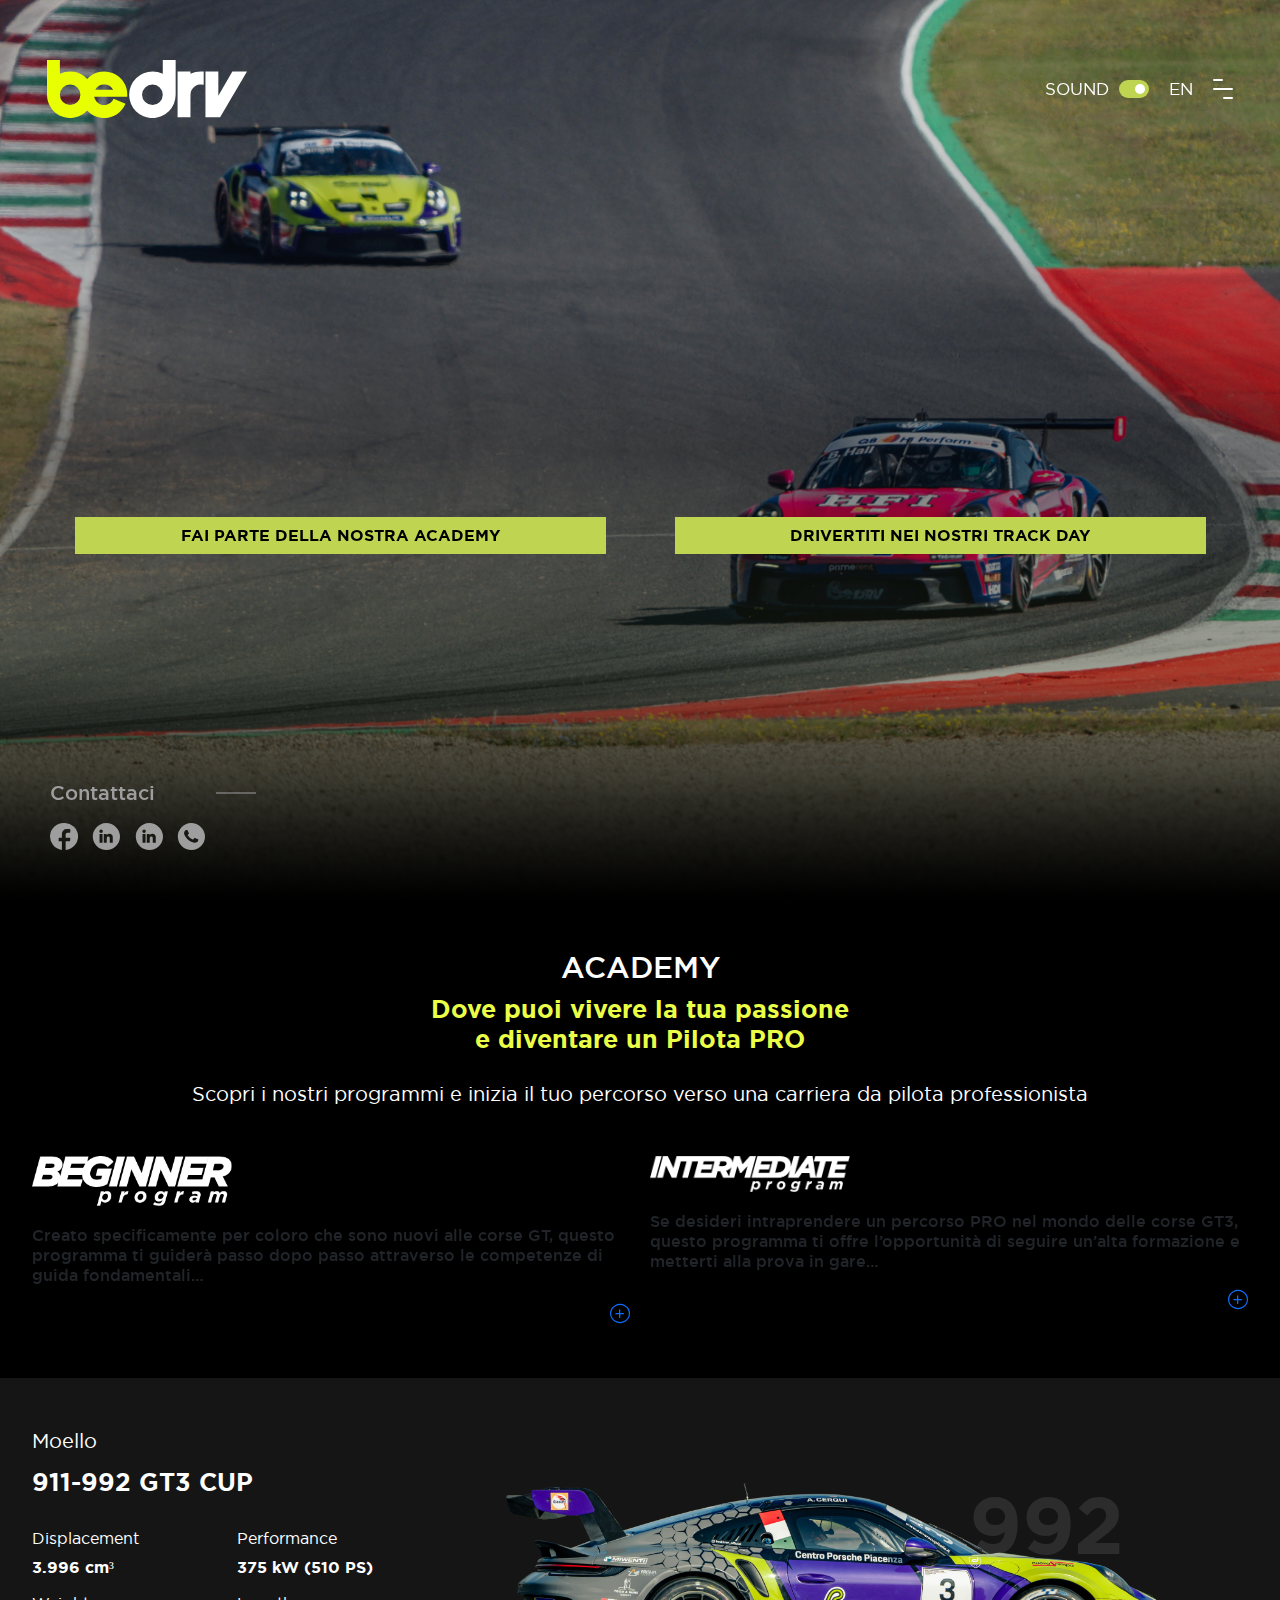
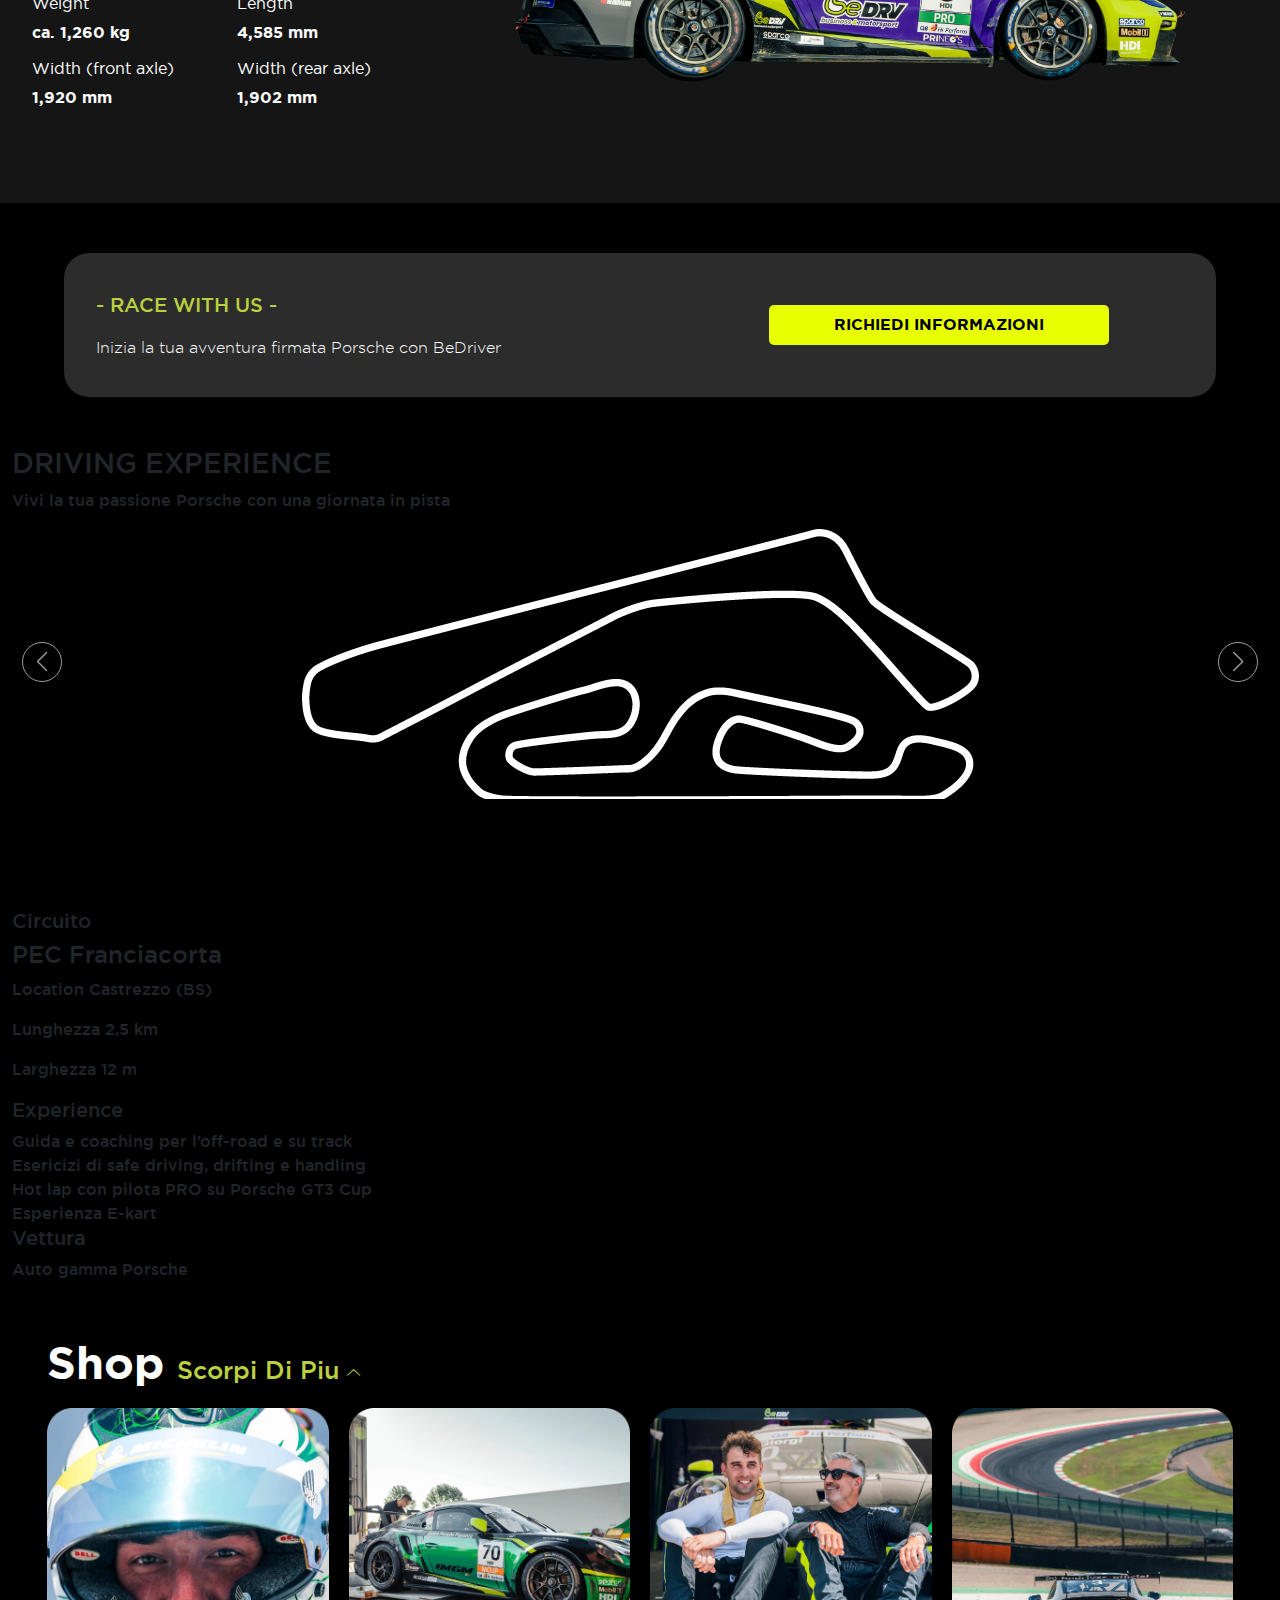
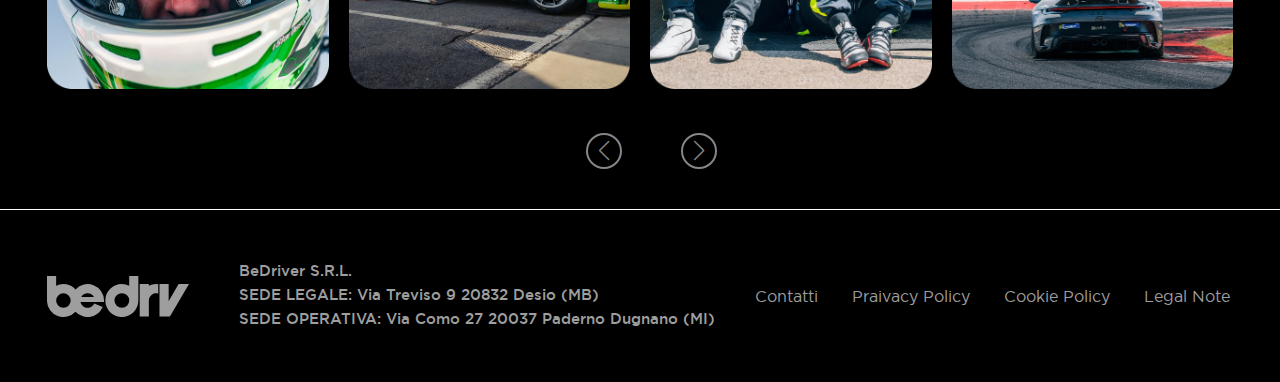
<file: academy-backup.html>
<!doctype html>
<html lang="en">

<head>
    <meta charset="utf-8">
    <meta name="viewport" content="width=device-width, initial-scale=1">

    <!-- Link to the favicon -->
    <link rel="icon" href="assets/images/icon/favicon.png" type="image/x-icon">

    <title>BeDriver</title>
    <link rel="stylesheet" href="assets/css/bootstrap.min.css">
    <link rel="stylesheet" href="assets/css/fontawesome/fontawesome-pro.min.css">
    <link rel="stylesheet" href="assets/css/fonts/gotham-fonts.css">
    <link rel="stylesheet" href="assets/css/swiper-bundle.css">
    <link rel="stylesheet" href="assets/css/magnific-popup.css">
    <link rel="stylesheet" href="assets/css/select2.min.css">
    <link rel="stylesheet" href="assets/css/nice-select.css">
    <link rel="stylesheet" href="assets/css/scss/style.css">
    <link rel="stylesheet" href="assets/css/scss/responsive.css">
</head>

<body>
    <!-- header section start  -->
    <header>
        <div class="main-header transparent-header" id="main-header">
            <div class="container-fluid">
                <div class="header-flex">
                    <div class="logo-box">
                        <a href="#">
                            <img src="assets/images/logo.svg" alt="">
                        </a>
                    </div>
                    <div class="main-header-items">
                        <div class="header-items-flex">
                            <div class="single-item">
                                <div class="custom-switch-parent">
                                    <span>sound</span>
                                    <input type="checkbox" class="custom-switch" checked />
                                </div>
                            </div>
                            <div class="single-item">
                                <ul>
                                    <li>
                                        <a href="#">EN</a>
                                    </li>

                                </ul>
                            </div>
                            <div class="single-item">
                                <div class="sidebar-toggler-btn openButton">
                                    <span id="openButton">
                                        <span></span>
                                        <span></span>
                                        <span></span>
                                    </span>
                                </div>
                            </div>

                        </div>
                    </div>
                </div>
            </div>
        </div>
    </header>
    <!-- header section end  -->

    <!-- sidebar start from here  -->
    <div class="sidebar-main sidebar-hide" id="sidebar-main">
        <div class="sidebar-header">
            <div class="sidebar-header-flex">
                <div class="logo-box">
                    <a href="#">
                        <img src="assets/images/logo.svg" alt="">
                    </a>
                </div>
                <div class="right-items">
                    <div class="single-items">
                        <ul>
                            <li>
                                <a href="#">en</a>
                            </li>
                        </ul>
                    </div>
                    <div class="single-items">
                        <div class="search-btn">
                            <i class="fa-sharp fa-regular fa-magnifying-glass"></i>
                        </div>
                    </div>
                    <div class="single-items">
                        <div class="sidebar-close-btn">
                            <span id="closeBtn">
                                <span></span>
                                <span></span>
                                <span></span>
                            </span>
                        </div>
                    </div>
                </div>
            </div>
        </div>
        <div class="sidebar-links">
            <div class="top-items">
                <ul>
                    <li>
                        <a class="active" href="#">Homepage</a>
                    </li>
                    <li>
                        <a href="#">Officina</a>
                    </li>
                    <li>
                        <a href="#">Motorsport</a>
                    </li>
                    <li>
                        <a href="#">Academy - Driving experience</a>
                    </li>
                    <li>
                        <a href="#">Team Building & events</a>
                    </li>
                    <li>
                        <a href="#">Trasporti</a>
                    </li>
                    <li>
                        <a href="#">Fleet management</a>
                    </li>
                    <li>
                        <a href="#">Contatti</a>
                    </li>
                </ul>
            </div>
            <div class="bottom-items">

                <ul>

                    <li>
                        <a href="#">shop</a>
                    </li>
                    <li>
                        <a href="#">official club</a>
                    </li>
                    <li>
                        <a href="#">news</a>
                    </li>
                    <li>
                        <a href="#">azienda</a>
                    </li>
                </ul>
            </div>
        </div>
        <div class="sidebar-contact">
            <p>contattaci</p>
            <a href="#" target="_blank">
                <img src="assets/images/icon/Facebook.svg" alt="">
            </a>
            <a href="#" target="_blank">
                <img src="assets/images/icon/LinkedIn.svg" alt="">
            </a>
            <a href="#" target="_blank">
                <img src="assets/images/icon/LinkedIn.svg" alt="">
            </a>
            <a href="#" target="_blank">
                <img src="assets/images/icon/Tel.svg" alt="">
            </a>
        </div>
    </div>
    <!-- sidebar ends here  -->

    <main>
        <!-- academy slider start from here  -->
        <section class="home-slider-main academy-slider-main">
            <div class="swiper home-slider">
                <div class="swiper-wrapper">
                    <div class="swiper-slide">
                        <div class="slide-bg" style="background: url(assets/images/academy/academy-bg.png);">

                        </div>

                    </div>
                </div>
                <div class="swiper-button-prev"></div>
                <div class="swiper-button-next"></div>
            </div>
            <div class="slider-content-box">
                <div class="centerd">
                    <div class="acadey-logo-box">
                        <!-- <img src="assets/images/academy/academy-logo.png" alt=""> -->
                    </div>
                    <div class="btn-flex">
                        <a href="#">fai parte della nostra academy</a>
                        <a href="#">drivertiti nei nostri track day</a>
                    </div>
                </div>
            </div>

            <div class="slider-contact">
                <p>contattaci</p>
                <a href="#" target="_blank">
                    <img src="assets/images/icon/Facebook.svg" alt="">
                </a>
                <a href="#" target="_blank">
                    <img src="assets/images/icon/LinkedIn.svg" alt="">
                </a>
                <a href="#" target="_blank">
                    <img src="assets/images/icon/LinkedIn.svg" alt="">
                </a>
                <a href="#" target="_blank">
                    <img src="assets/images/icon/Tel.svg" alt="">
                </a>
            </div>
            <div class="slider-sound-switch">
                <div class="custom-switch-parent">
                    <span>sound</span>
                    <input type="checkbox" class="custom-switch" />
                </div>
            </div>
        </section>
        <!-- academy slider ends here  -->

        <!-- academy slider section start  -->
        <section class="academypassione-slider-main">
            <div class="container-fluid">
                <div class="row">
                    <div class="col-xs-12 col-sm-12 col-md-12 col-lg-12">
                        <div class="title-box">
                            <h2>
                                ACADEMY
                            </h2>
                            <h3>Dove puoi vivere la tua passione <br> e diventare un Pilota PRO</h3>
                            <p>Scopri i nostri programmi e inizia il tuo percorso verso una carriera da pilota
                                professionista</p>
                        </div>
                    </div>
                </div>
                <div class="row">
                    <div class="col-xs-12 col-sm-12 col-md-12 col-lg-12">
                        <div class="academypassione-slider-wrapper">
                            <div class="swiper academypassione-slider">
                                <div class="swiper-wrapper">
                                    <div class="swiper-slide">
                                        <div class="academypassione-slider-box">
                                            <div class="image-box">
                                                <img src="assets/images/academy/1.png" alt="">
                                            </div>
                                            <div class="content">
                                                <p>Creato specificamente per coloro che sono nuovi alle corse GT, questo
                                                    programma ti guiderà passo dopo passo attraverso le competenze di
                                                    guida fondamentali…</p>
                                                <div class="text-end">
                                                    <a href="#" data-bs-toggle="modal" data-bs-target="#academyModal">
                                                        <i class="fa-light fa-circle-plus"></i>
                                                    </a>
                                                </div>
                                            </div>
                                        </div>
                                    </div>
                                    <div class="swiper-slide">
                                        <div class="academypassione-slider-box">
                                            <div class="image-box">
                                                <img src="assets/images/academy/2.png" alt="">
                                            </div>
                                            <div class="content">
                                                <p>Se desideri intraprendere un percorso PRO nel mondo delle corse GT3,
                                                    questo programma ti offre l’opportunità di seguire un’alta
                                                    formazione e metterti alla prova in gare…</p>
                                                <div class="text-end">
                                                    <a href="#" data-bs-toggle="modal" data-bs-target="#academyModal">
                                                        <i class="fa-light fa-circle-plus"></i>
                                                    </a>
                                                </div>
                                            </div>
                                        </div>
                                    </div>
                                    <div class="swiper-slide">
                                        <div class="academypassione-slider-box">
                                            <div class="image-box">
                                                <img src="assets/images/academy/3.png" alt="">
                                            </div>
                                            <div class="content">
                                                <p>Destinato ai giovani professionisti che aspirano a fare carriera,
                                                    questo programma ti offre una formazione intensiva nella guida ad
                                                    alte prestazioni, nell’arte delle gare e…</p>
                                                <div class="text-end">
                                                    <a href="#" data-bs-toggle="modal" data-bs-target="#academyModal">
                                                        <i class="fa-light fa-circle-plus"></i>
                                                    </a>
                                                </div>
                                            </div>
                                        </div>
                                    </div>
                                    <div class="swiper-slide">
                                        <div class="academypassione-slider-box">
                                            <div class="image-box">
                                                <img src="assets/images/academy/1.png" alt="">
                                            </div>
                                            <div class="content">
                                                <p>Creato specificamente per coloro che sono nuovi alle corse GT, questo
                                                    programma ti guiderà passo dopo passo attraverso le competenze di
                                                    guida fondamentali…</p>
                                                <div class="text-end">
                                                    <a href="#" data-bs-toggle="modal" data-bs-target="#academyModal">
                                                        <i class="fa-light fa-circle-plus"></i>
                                                    </a>
                                                </div>
                                            </div>
                                        </div>
                                    </div>
                                    <div class="swiper-slide">
                                        <div class="academypassione-slider-box">
                                            <div class="image-box">
                                                <img src="assets/images/academy/2.png" alt="">
                                            </div>
                                            <div class="content">
                                                <p>Se desideri intraprendere un percorso PRO nel mondo delle corse GT3,
                                                    questo programma ti offre l’opportunità di seguire un’alta
                                                    formazione e metterti alla prova in gare…</p>
                                                <div class="text-end">
                                                    <a href="#" data-bs-toggle="modal" data-bs-target="#academyModal">
                                                        <i class="fa-light fa-circle-plus"></i>
                                                    </a>
                                                </div>
                                            </div>
                                        </div>
                                    </div>
                                    <div class="swiper-slide">
                                        <div class="academypassione-slider-box">
                                            <div class="image-box">
                                                <img src="assets/images/academy/3.png" alt="">
                                            </div>
                                            <div class="content">
                                                <p>Destinato ai giovani professionisti che aspirano a fare carriera,
                                                    questo programma ti offre una formazione intensiva nella guida ad
                                                    alte prestazioni, nell’arte delle gare e…</p>
                                                <div class="text-end">
                                                    <a href="#" data-bs-toggle="modal" data-bs-target="#academyModal">
                                                        <i class="fa-light fa-circle-plus"></i>
                                                    </a>
                                                </div>
                                            </div>
                                        </div>
                                    </div>
                                </div>
                            </div>
                        </div>
                    </div>
                </div>
            </div>
        </section>
        <!-- academy slider section ends  -->

        <!-- car modello section start from here  -->

        <section class="car-modello-main">
            <div class="container-fluid">
                <div class="row align-items-center">
                    <div class="col-xs-12 col-sm-12 col-md-12 col-lg-4">
                        <div class="car-model">
                            <p>moello</p>
                            <h4>911-992 GT3 CUP</h4>
                        </div>
                        <div class="car-specification-grid">
                            <div class="single-grid">
                                <div class="single-specification">
                                    <p>Displacement</p>
                                    <h5>3.996 cm³</h5>
                                </div>
                                <div class="single-specification">
                                    <p>Weight</p>
                                    <h5>ca. 1,260 kg</h5>
                                </div>
                                <div class="single-specification">
                                    <p>Width (front axle)</p>
                                    <h5>1,920 mm</h5>
                                </div>
                            </div>
                            <div class="single-grid">
                                <div class="single-specification">
                                    <p>Performance</p>
                                    <h5>375 kW (510 PS)</h5>
                                </div>
                                <div class="single-specification">
                                    <p>Length</p>
                                    <h5>4,585 mm</h5>
                                </div>
                                <div class="single-specification">
                                    <p>Width (rear axle)</p>
                                    <h5>1,902 mm</h5>
                                </div>
                            </div>

                        </div>
                    </div>
                    <div class="col-xs-12 col-sm-12 col-md-12 col-lg-8">
                        <div class="academy-car">
                            <img src="assets/images/academy/academy-car.png" alt="">
                            <div class="model-no">992</div>
                        </div>
                    </div>
                </div>
            </div>
        </section>

        <!-- car modello section ends here  -->

        <!-- motorsport contact start  -->

        <section class="officina-contact-main motorsport-contact-main">
            <div class="container-fluid">
                <div class="row justify-content-center">
                    <div class="col-xs-12 col-sm-12 col-md-12 col-lg-12">
                        <div class="contact-flex">
                            <div class="title-box">
                                <h5>- race with US -</h5>
                                <p>Inizia la tua avventura firmata Porsche con BeDriver</p>
                            </div>
                            <div class="btn-box">
                                <a href="#">RICHIEDI INFORMAZIONI</a>
                            </div>
                        </div>
                    </div>
                </div>
            </div>
        </section>

        <!-- motorsport contact end -->

        <!-- driving experiance section start  -->

        <section class="drving-experiance-main">
            <div class="container-fluid">
                <div class="row">
                    <div class="col-xs-12 col-sm-12 col-md-12 col-lg-12">
                        <div class="title-box">
                            <h3>DRIVING EXPERIENCE</h3>
                            <p>Vivi la tua passione Porsche con una giornata in pista</p>
                        </div>
                    </div>
                </div>
                <div class="row">
                    <div class="col-xs-12 col-sm-12 col-md-12 col-lg-12">
                        <div class="driving-experiance-parent">
                            <div class="swiper driving-experiance-slider">
                                <div class="swiper-wrapper">
                                    <div class="swiper-slide">
                                        <img src="assets/images/academy/4.png" alt="" class="green-img">
                                        <img src="assets/images/academy/4.png" alt="" class="white-img">
                                    </div>
                                    <div class="swiper-slide">
                                        <img src="assets/images/academy/5.png" alt="" class="green-img">
                                        <img src="assets/images/academy/4.png" alt="" class="white-img">
                                    </div>
                                    <div class="swiper-slide">
                                        <img src="assets/images/academy/6.png" alt="" class="green-img">
                                        <img src="assets/images/academy/4.png" alt="" class="white-img">
                                    </div>
                                    <div class="swiper-slide">
                                        <img src="assets/images/academy/4.png" alt="" class="white-img">
                                        <img src="assets/images/academy/6.png" alt="" class="green-img">
                                    </div>
                                    <div class="swiper-slide">
                                        <img src="assets/images/academy/5.png" alt="" class="green-img">
                                        <img src="assets/images/academy/4.png" alt="" class="white-img">
                                    </div>
                                    <div class="swiper-slide">
                                        <img src="assets/images/academy/6.png" alt="" class="green-img">
                                        <img src="assets/images/academy/4.png" alt="" class="white-img">
                                    </div>
                                    <div class="swiper-slide">
                                        <img src="assets/images/academy/4.png" alt="" class="green-img">
                                        <img src="assets/images/academy/4.png" alt="" class="white-img">
                                    </div>
                                    <div class="swiper-slide">
                                        <img src="assets/images/academy/5.png" alt="" class="green-img">
                                        <img src="assets/images/academy/4.png" alt="" class="white-img">
                                    </div>
                                    <div class="swiper-slide">
                                        <img src="assets/images/academy/6.png" alt="" class="green-img">
                                        <img src="assets/images/academy/4.png" alt="" class="white-img">
                                    </div>
                                </div>
                                <div class="swiper-button-next"></div>
                                <div class="swiper-button-prev"></div>
                            </div>
                        </div>
                    </div>
                </div>
            </div>
        </section>

        <!-- driving experiance section ends -->

        <!-- circuito section start here -->
        <section class="circuito-franciacorta-main">
            <div class="container-fluid">
                <div class="row">
                    <div class="col-xs-12 col-sm-12 col-md-12 col-lg-12">
                        <div class="circuito-bg">
                            <div class="single-box">
                                <h5>Circuito</h5>
                                <h4>PEC Franciacorta</h4>
                                <p>Location <span>Castrezzo (BS)</span></p>
                                <p>Lunghezza <span>2,5 km</span></p>
                                <p>Larghezza <span>12 m</span></p>
                            </div>

                            <div class="single-box">
                                <h5>Experience</h5>
                                <ul>
                                    <li>
                                        Guida e coaching per l’off-road e su track
                                    </li>
                                    <li>Esericizi di safe driving, drifting e handling </li>
                                    <li>Hot lap con pilota PRO su Porsche GT3 Cup</li>
                                    <li>
                                        Esperienza E-kart
                                    </li>
                                </ul>
                            </div>

                            <div class="single-box">
                                <h5>Vettura</h5>
                                <p>Auto gamma Porsche</p>
                            </div>
                        </div>
                    </div>
                </div>
            </div>
        </section>
        <!-- circuito section ends here   -->

        <!-- officina highlight section start  -->

        <section class="officina-highlight-main shop-slider-main">
            <div class="container-fluid">
                <div class="row">
                    <div class="col-xs-12 col-sm-12 col-md-12 col-lg-12">
                        <div class="title-box">
                            <h3>shop <a href="#">scorpi di piu <i class="fa-light fa-chevron-up"></i></a></h3>

                        </div>
                    </div>
                </div>
                <div class="row">
                    <div class="col-xs-12 col-sm-12 col-md-12 col-lg-12">
                        <div class="highlight-slider-parent">
                            <div class="swiper highlight-slider">
                                <div class="swiper-wrapper">
                                    <div class="swiper-slide">
                                        <div class="image-box">
                                            <img src="assets/images/motorsport/highlight/1.png" alt="">
                                        </div>
                                    </div>
                                    <div class="swiper-slide">
                                        <div class="image-box">
                                            <img src="assets/images/motorsport/highlight/2.png" alt="">
                                        </div>
                                    </div>
                                    <div class="swiper-slide">
                                        <div class="image-box">
                                            <img src="assets/images/motorsport/highlight/3.png" alt="">
                                        </div>
                                    </div>
                                    <div class="swiper-slide">
                                        <div class="image-box">
                                            <img src="assets/images/motorsport/highlight/4.png" alt="">
                                        </div>
                                    </div>
                                    <div class="swiper-slide">
                                        <div class="image-box">
                                            <img src="assets/images/motorsport/highlight/5.png" alt="">
                                        </div>
                                    </div>
                                    <div class="swiper-slide">
                                        <div class="image-box">
                                            <img src="assets/images/motorsport/highlight/1.png" alt="">
                                        </div>
                                    </div>
                                    <div class="swiper-slide">
                                        <div class="image-box">
                                            <img src="assets/images/motorsport/highlight/2.png" alt="">
                                        </div>
                                    </div>
                                    <div class="swiper-slide">
                                        <div class="image-box">
                                            <img src="assets/images/motorsport/highlight/3.png" alt="">
                                        </div>
                                    </div>
                                    <div class="swiper-slide">
                                        <div class="image-box">
                                            <img src="assets/images/motorsport/highlight/4.png" alt="">
                                        </div>
                                    </div>
                                    <div class="swiper-slide">
                                        <div class="image-box">
                                            <img src="assets/images/motorsport/highlight/5.png" alt="">
                                        </div>
                                    </div>
                                </div>
                                <div class="swiper-button-next"></div>
                                <div class="swiper-button-prev"></div>
                            </div>
                        </div>
                    </div>
                </div>
            </div>
        </section>

        <!-- officina highlight section end -->
    </main>

    <!-- academy Modal start  -->
    <div class="modal fade academyModal" id="academyModal" tabindex="-1" aria-labelledby="academyModalLabel"
        aria-hidden="true">
        <div class="modal-dialog modal-dialog-centered modal-xl">
            <div class="modal-content">

                <div class="modal-body">
                    <div class="academyModal-wrapper">
                        <div class="swiper academyModal-slider">
                            <div class="swiper-wrapper">
                                <div class="swiper-slide">
                                    <div class="academypassione-slider-box">
                                        <div class="image-box">
                                            <img src="assets/images/academy/1.png" alt="">
                                        </div>
                                        <div class="content">
                                            <p>Creato specificamente per coloro che sono nuovi alle corse GT, questo
                                                programma ti guiderà passo dopo passo attraverso le competenze di
                                                guida fondamentali…</p>
                                        </div>
                                    </div>
                                </div>
                                <div class="swiper-slide">
                                    <div class="academypassione-slider-box">
                                        <div class="image-box">
                                            <img src="assets/images/academy/2.png" alt="">
                                        </div>
                                        <div class="content">
                                            <p>Se desideri intraprendere un percorso PRO nel mondo delle corse GT3,
                                                questo programma ti offre l’opportunità di seguire un’alta
                                                formazione e metterti alla prova in gare…</p>
                                        </div>
                                    </div>
                                </div>
                                <div class="swiper-slide">
                                    <div class="academypassione-slider-box">
                                        <div class="image-box">
                                            <img src="assets/images/academy/3.png" alt="">
                                        </div>
                                        <div class="content">
                                            <p>Destinato ai giovani professionisti che aspirano a fare carriera,
                                                questo programma ti offre una formazione intensiva nella guida ad
                                                alte prestazioni, nell’arte delle gare e…</p>

                                        </div>
                                    </div>
                                </div>
                                <div class="swiper-slide">
                                    <div class="academypassione-slider-box">
                                        <div class="image-box">
                                            <img src="assets/images/academy/1.png" alt="">
                                        </div>
                                        <div class="content">
                                            <p>Creato specificamente per coloro che sono nuovi alle corse GT, questo
                                                programma ti guiderà passo dopo passo attraverso le competenze di
                                                guida fondamentali…</p>

                                        </div>
                                    </div>
                                </div>
                                <div class="swiper-slide">
                                    <div class="academypassione-slider-box">
                                        <div class="image-box">
                                            <img src="assets/images/academy/2.png" alt="">
                                        </div>
                                        <div class="content">
                                            <p>Se desideri intraprendere un percorso PRO nel mondo delle corse GT3,
                                                questo programma ti offre l’opportunità di seguire un’alta
                                                formazione e metterti alla prova in gare…</p>

                                        </div>
                                    </div>
                                </div>
                                <div class="swiper-slide">
                                    <div class="academypassione-slider-box">
                                        <div class="image-box">
                                            <img src="assets/images/academy/3.png" alt="">
                                        </div>
                                        <div class="content">
                                            <p>Destinato ai giovani professionisti che aspirano a fare carriera,
                                                questo programma ti offre una formazione intensiva nella guida ad
                                                alte prestazioni, nell’arte delle gare e…</p>

                                        </div>
                                    </div>
                                </div>
                            </div>
                            <div class="swiper-button-next"></div>
                            <div class="swiper-button-prev"></div>
                        </div>
                    </div>
                </div>

            </div>
        </div>
    </div>
    <!-- academy Modal ends -->

    <!-- footer section start  -->
    <footer>
        <section class="footer-main">
            <div class="container-fluid">
                <div class="row justify-content-between align-items-center">
                    <div class="col-xs-12 col-sm-12 col-md-12 col-lg-12 col-xl-7 col-xxl-6">
                        <div class="footer-left-flex">
                            <div class="logo-box">
                                <a href="#">
                                    <img src="assets/images/logo-gray.svg" alt="">
                                </a>
                                <p>BeDriver S.r.l. </p>
                            </div>
                            <div class="contents">
                                <p>BeDriver S.r.l. </p>
                                <p> SEDE LEGALE: Via Treviso 9 20832 Desio (MB)</p>
                                <p> SEDE OPERATIVA: Via Como 27 20037 Paderno Dugnano (MI)</p>
                            </div>
                        </div>
                    </div>
                    <div class="col-xs-12 col-sm-12 col-md-12 col-lg-12 col-xl-5 col-xxl-6">
                        <div class="footer-links">
                            <ul>
                                <li>
                                    <a href="#">contatti</a>
                                </li>
                                <li>
                                    <a href="#">praivacy policy</a>
                                </li>
                                <li>
                                    <a href="#">cookie policy</a>
                                </li>
                                <li>
                                    <a href="#">legal note</a>
                                </li>
                            </ul>
                        </div>
                    </div>
                </div>
            </div>
        </section>
    </footer>
    <!-- header section end    -->

    <script src="assets/js/jquery-3.7.1.min.js"></script>
    <script src="assets/js/popper.min.js"></script>
    <script src="assets/js/bootstrap.min.js"></script>
    <script src="assets/js/swiper-bundle.js"></script>
    <script src="assets/js/magnific-popup.min.js"></script>
    <script src="assets/js/select2.min.js"></script>
    <script src="assets/js/jquery.nice-select.min.js"></script>
    <script src="assets/js/main.js"></script>

</body>
</file>
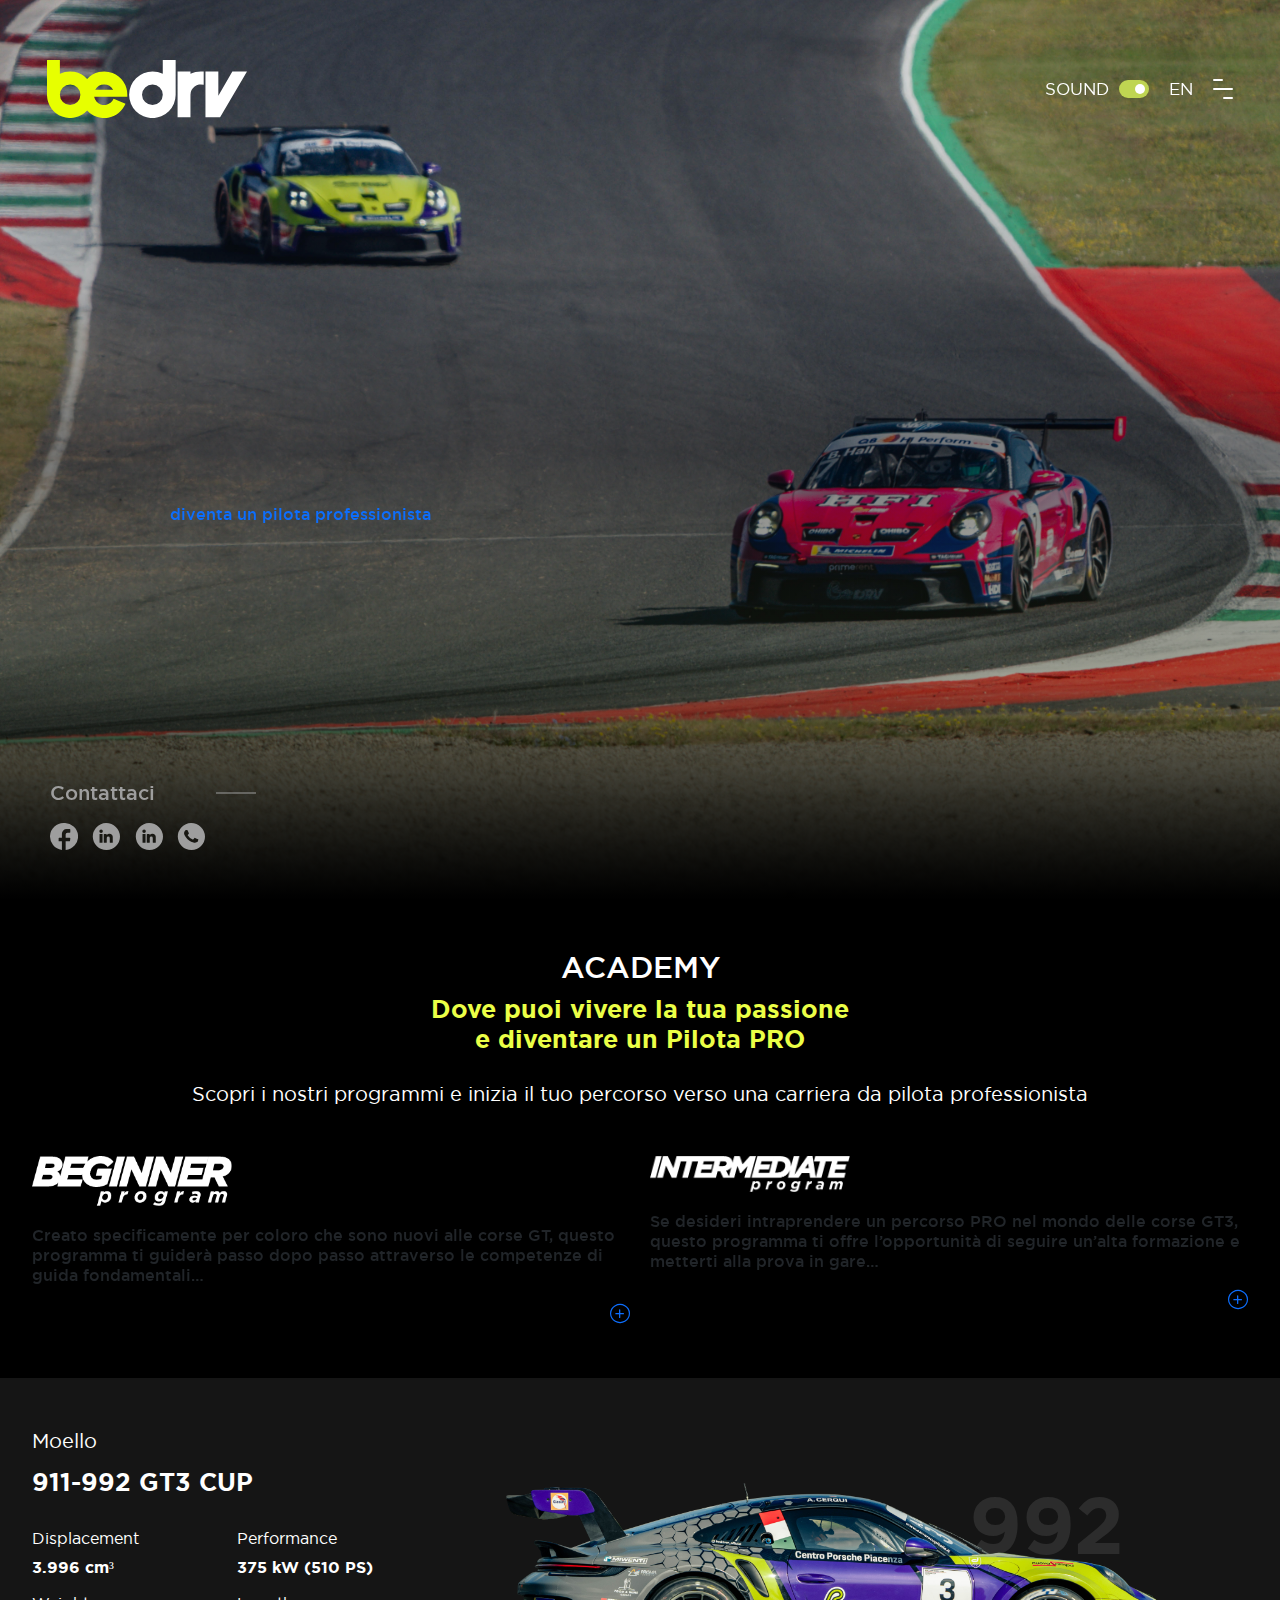
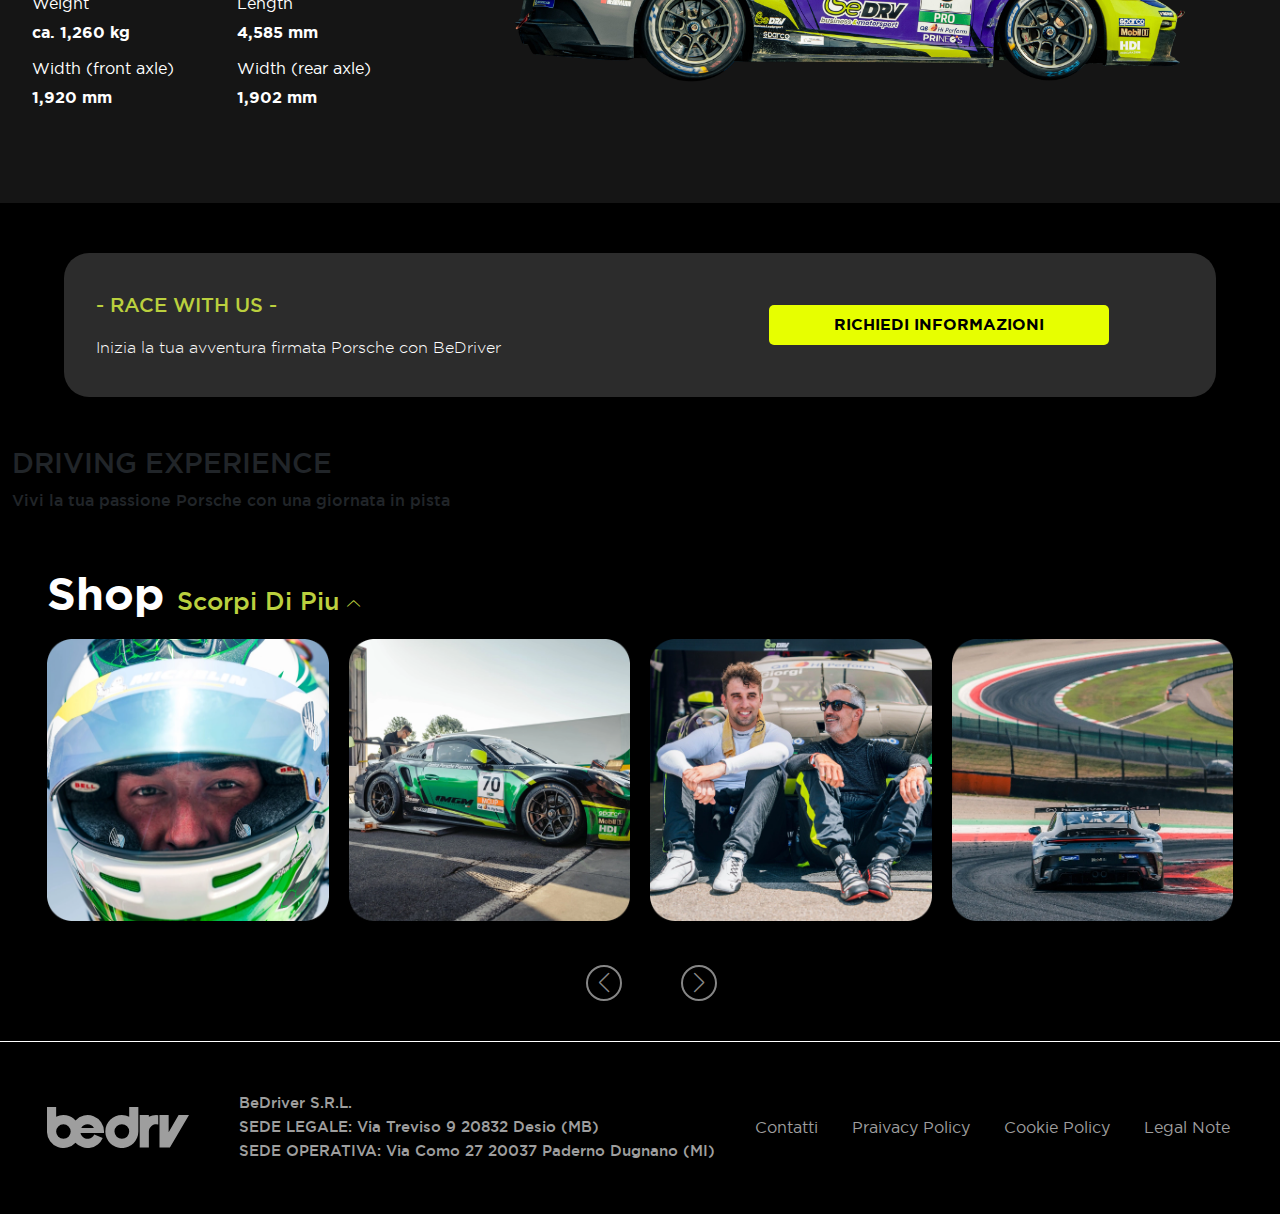
<file: academy.html>
<!doctype html>
<html lang="en">

<head>
    <meta charset="utf-8">
    <meta name="viewport" content="width=device-width, initial-scale=1">

    <!-- Link to the favicon -->
    <link rel="icon" href="assets/images/icon/favicon.png" type="image/x-icon">

    <title>BeDriver</title>
    <link rel="stylesheet" href="assets/css/bootstrap.min.css">
    <link rel="stylesheet" href="assets/css/fontawesome/fontawesome-pro.min.css">
    <link rel="stylesheet" href="assets/css/fonts/gotham-fonts.css">
    <link rel="stylesheet" href="assets/css/swiper-bundle.css">
    <link rel="stylesheet" href="assets/css/magnific-popup.css">
    <link rel="stylesheet" href="assets/css/select2.min.css">
    <link rel="stylesheet" href="assets/css/nice-select.css">
    <link rel="stylesheet" href="assets/css/scss/style.css">
    <link rel="stylesheet" href="assets/css/scss/responsive.css">
</head>

<body>
    <!-- header section start  -->
    <header>
        <div class="main-header transparent-header" id="main-header">
            <div class="container-fluid">
                <div class="header-flex">
                    <div class="logo-box">
                        <a href="#">
                            <img src="assets/images/logo.svg" alt="">
                        </a>
                    </div>
                    <div class="main-header-items">
                        <div class="header-items-flex">
                            <div class="single-item">
                                <div class="custom-switch-parent">
                                    <span>sound</span>
                                    <input type="checkbox" class="custom-switch" checked />
                                </div>
                            </div>
                            <div class="single-item">
                                <ul>
                                    <li>
                                        <a href="#">EN</a>
                                    </li>

                                </ul>
                            </div>
                            <div class="single-item">
                                <div class="sidebar-toggler-btn openButton">
                                    <span id="openButton">
                                        <span></span>
                                        <span></span>
                                        <span></span>
                                    </span>
                                </div>
                            </div>

                        </div>
                    </div>
                </div>
            </div>
        </div>
    </header>
    <!-- header section end  -->

    <!-- sidebar start from here  -->
    <div class="sidebar-main sidebar-hide" id="sidebar-main">
        <div class="sidebar-header">
            <div class="sidebar-header-flex">
                <div class="logo-box">
                    <a href="#">
                        <img src="assets/images/logo.svg" alt="">
                    </a>
                </div>
                <div class="right-items">
                    <div class="single-items">
                        <ul>
                            <li>
                                <a href="#">en</a>
                            </li>
                        </ul>
                    </div>
                    <div class="single-items">
                        <div class="search-btn">
                            <i class="fa-sharp fa-regular fa-magnifying-glass"></i>
                        </div>
                    </div>
                    <div class="single-items">
                        <div class="sidebar-close-btn">
                            <span id="closeBtn">
                                <span></span>
                                <span></span>
                                <span></span>
                            </span>
                        </div>
                    </div>
                </div>
            </div>
        </div>
        <div class="sidebar-links">
            <div class="top-items">
                <ul>
                    <li>
                        <a class="active" href="#">Homepage</a>
                    </li>
                    <li>
                        <a href="#">Officina</a>
                    </li>
                    <li>
                        <a href="#">Motorsport</a>
                    </li>
                    <li>
                        <a href="#">Academy - Driving experience</a>
                    </li>
                    <li>
                        <a href="#">Team Building & events</a>
                    </li>
                    <li>
                        <a href="#">Trasporti</a>
                    </li>
                    <li>
                        <a href="#">Fleet management</a>
                    </li>
                    <li>
                        <a href="#">Contatti</a>
                    </li>
                </ul>
            </div>
            <div class="bottom-items">

                <ul>

                    <li>
                        <a href="#">shop</a>
                    </li>
                    <li>
                        <a href="#">official club</a>
                    </li>
                    <li>
                        <a href="#">news</a>
                    </li>
                    <li>
                        <a href="#">azienda</a>
                    </li>
                </ul>
            </div>
        </div>
        <div class="sidebar-contact">
            <p>contattaci</p>
            <a href="#" target="_blank">
                <img src="assets/images/icon/Facebook.svg" alt="">
            </a>
            <a href="#" target="_blank">
                <img src="assets/images/icon/LinkedIn.svg" alt="">
            </a>
            <a href="#" target="_blank">
                <img src="assets/images/icon/LinkedIn.svg" alt="">
            </a>
            <a href="#" target="_blank">
                <img src="assets/images/icon/Tel.svg" alt="">
            </a>
        </div>
    </div>
    <!-- sidebar ends here  -->

    <main>
        <!-- academy slider start from here  -->
        <section class="home-slider-main academy-slider-main">
            <div class="swiper home-slider">
                <div class="swiper-wrapper">
                    <div class="swiper-slide">
                        <div class="slide-bg" style="background: url(assets/images/academy/academy-bg.png);">

                        </div>

                    </div>
                </div>
                <div class="swiper-button-prev"></div>
                <div class="swiper-button-next"></div>
            </div>
            <div class="slider-content-box">
                <div class="centerd">
                    <a href="#">diventa un pilota professionista</a>
                </div>
            </div>

            <div class="slider-contact">
                <p>contattaci</p>
                <a href="#" target="_blank">
                    <img src="assets/images/icon/Facebook.svg" alt="">
                </a>
                <a href="#" target="_blank">
                    <img src="assets/images/icon/LinkedIn.svg" alt="">
                </a>
                <a href="#" target="_blank">
                    <img src="assets/images/icon/LinkedIn.svg" alt="">
                </a>
                <a href="#" target="_blank">
                    <img src="assets/images/icon/Tel.svg" alt="">
                </a>
            </div>
            <div class="slider-sound-switch">
                <div class="custom-switch-parent">
                    <span>sound</span>
                    <input type="checkbox" class="custom-switch" />
                </div>
            </div>
        </section>
        <!-- academy slider ends here  -->

        <!-- academy slider section start  -->
        <section class="academypassione-slider-main">
            <div class="container-fluid">
                <div class="row">
                    <div class="col-xs-12 col-sm-12 col-md-12 col-lg-12">
                        <div class="title-box">
                            <h2>
                                ACADEMY
                            </h2>
                            <h3>Dove puoi vivere la tua passione <br> e diventare un Pilota PRO</h3>
                            <p>Scopri i nostri programmi e inizia il tuo percorso verso una carriera da pilota
                                professionista</p>
                        </div>
                    </div>
                </div>
                <div class="row">
                    <div class="col-xs-12 col-sm-12 col-md-12 col-lg-12">
                        <div class="academypassione-slider-wrapper">
                            <div class="swiper academypassione-slider">
                                <div class="swiper-wrapper">
                                    <div class="swiper-slide">
                                        <div class="academypassione-slider-box">
                                            <div class="image-box">
                                                <img src="assets/images/academy/1.png" alt="">
                                            </div>
                                            <div class="content">
                                                <p>Creato specificamente per coloro che sono nuovi alle corse GT, questo
                                                    programma ti guiderà passo dopo passo attraverso le competenze di
                                                    guida fondamentali…</p>
                                                <div class="text-end">
                                                    <a href="#" data-bs-toggle="modal" data-bs-target="#academyModal">
                                                        <i class="fa-light fa-circle-plus"></i>
                                                    </a>
                                                </div>
                                            </div>
                                        </div>
                                    </div>
                                    <div class="swiper-slide">
                                        <div class="academypassione-slider-box">
                                            <div class="image-box">
                                                <img src="assets/images/academy/2.png" alt="">
                                            </div>
                                            <div class="content">
                                                <p>Se desideri intraprendere un percorso PRO nel mondo delle corse GT3,
                                                    questo programma ti offre l’opportunità di seguire un’alta
                                                    formazione e metterti alla prova in gare…</p>
                                                <div class="text-end">
                                                    <a href="#" data-bs-toggle="modal" data-bs-target="#academyModal">
                                                        <i class="fa-light fa-circle-plus"></i>
                                                    </a>
                                                </div>
                                            </div>
                                        </div>
                                    </div>
                                    <div class="swiper-slide">
                                        <div class="academypassione-slider-box">
                                            <div class="image-box">
                                                <img src="assets/images/academy/3.png" alt="">
                                            </div>
                                            <div class="content">
                                                <p>Destinato ai giovani professionisti che aspirano a fare carriera,
                                                    questo programma ti offre una formazione intensiva nella guida ad
                                                    alte prestazioni, nell’arte delle gare e…</p>
                                                <div class="text-end">
                                                    <a href="#" data-bs-toggle="modal" data-bs-target="#academyModal">
                                                        <i class="fa-light fa-circle-plus"></i>
                                                    </a>
                                                </div>
                                            </div>
                                        </div>
                                    </div>
                                    <div class="swiper-slide">
                                        <div class="academypassione-slider-box">
                                            <div class="image-box">
                                                <img src="assets/images/academy/1.png" alt="">
                                            </div>
                                            <div class="content">
                                                <p>Creato specificamente per coloro che sono nuovi alle corse GT, questo
                                                    programma ti guiderà passo dopo passo attraverso le competenze di
                                                    guida fondamentali…</p>
                                                <div class="text-end">
                                                    <a href="#" data-bs-toggle="modal" data-bs-target="#academyModal">
                                                        <i class="fa-light fa-circle-plus"></i>
                                                    </a>
                                                </div>
                                            </div>
                                        </div>
                                    </div>
                                    <div class="swiper-slide">
                                        <div class="academypassione-slider-box">
                                            <div class="image-box">
                                                <img src="assets/images/academy/2.png" alt="">
                                            </div>
                                            <div class="content">
                                                <p>Se desideri intraprendere un percorso PRO nel mondo delle corse GT3,
                                                    questo programma ti offre l’opportunità di seguire un’alta
                                                    formazione e metterti alla prova in gare…</p>
                                                <div class="text-end">
                                                    <a href="#" data-bs-toggle="modal" data-bs-target="#academyModal">
                                                        <i class="fa-light fa-circle-plus"></i>
                                                    </a>
                                                </div>
                                            </div>
                                        </div>
                                    </div>
                                    <div class="swiper-slide">
                                        <div class="academypassione-slider-box">
                                            <div class="image-box">
                                                <img src="assets/images/academy/3.png" alt="">
                                            </div>
                                            <div class="content">
                                                <p>Destinato ai giovani professionisti che aspirano a fare carriera,
                                                    questo programma ti offre una formazione intensiva nella guida ad
                                                    alte prestazioni, nell’arte delle gare e…</p>
                                                <div class="text-end">
                                                    <a href="#" data-bs-toggle="modal" data-bs-target="#academyModal">
                                                        <i class="fa-light fa-circle-plus"></i>
                                                    </a>
                                                </div>
                                            </div>
                                        </div>
                                    </div>
                                </div>
                            </div>
                        </div>
                    </div>
                </div>
            </div>
        </section>
        <!-- academy slider section ends  -->

        <!-- car modello section start from here  -->

        <section class="car-modello-main">
            <div class="container-fluid">
                <div class="row align-items-center">
                    <div class="col-xs-12 col-sm-12 col-md-5 col-lg-4">
                        <div class="car-model">
                            <p>moello</p>
                            <h4>911-992 GT3 CUP</h4>
                        </div>
                        <div class="car-specification-grid">
                            <div class="single-grid">
                                <div class="single-specification">
                                    <p>Displacement</p>
                                    <h5>3.996 cm³</h5>
                                </div>
                                <div class="single-specification">
                                    <p>Weight</p>
                                    <h5>ca. 1,260 kg</h5>
                                </div>
                                <div class="single-specification">
                                    <p>Width (front axle)</p>
                                    <h5>1,920 mm</h5>
                                </div>
                            </div>
                            <div class="single-grid">
                                <div class="single-specification">
                                    <p>Performance</p>
                                    <h5>375 kW (510 PS)</h5>
                                </div>
                                <div class="single-specification">
                                    <p>Length</p>
                                    <h5>4,585 mm</h5>
                                </div>
                                <div class="single-specification">
                                    <p>Width (rear axle)</p>
                                    <h5>1,902 mm</h5>
                                </div>
                            </div>

                        </div>
                    </div>
                    <div class="col-xs-12 col-sm-12 col-md-5 col-lg-8">
                        <div class="academy-car">
                            <img src="assets/images/academy/academy-car.png" alt="">
                            <div class="model-no">992</div>
                        </div>
                    </div>
                </div>
            </div>
        </section>

        <!-- car modello section ends here  -->

        <!-- motorsport contact start  -->

        <section class="officina-contact-main motorsport-contact-main">
            <div class="container-fluid">
                <div class="row justify-content-center">
                    <div class="col-xs-12 col-sm-12 col-md-12 col-lg-12">
                        <div class="contact-flex">
                            <div class="title-box">
                                <h5>- race with US -</h5>
                                <p>Inizia la tua avventura firmata Porsche con BeDriver</p>
                            </div>
                            <div class="btn-box">
                                <a href="#">RICHIEDI INFORMAZIONI</a>
                            </div>
                        </div>
                    </div>
                </div>
            </div>
        </section>

        <!-- motorsport contact end -->

        <!-- driving experiance section start  -->

        <section class="drving-experiance-main">
            <div class="container-fluid">
                <div class="row">
                    <div class="col-xs-12 col-sm-12 col-md-12 col-lg-12">
                        <div class="title-box">
                            <h3>DRIVING EXPERIENCE</h3>
                            <p>Vivi la tua passione Porsche con una giornata in pista</p>
                        </div>
                    </div>
                </div>
            </div>
        </section>

        <!-- driving experiance section ends -->
        <!-- officina highlight section start  -->

        <section class="officina-highlight-main shop-slider-main">
            <div class="container-fluid">
                <div class="row">
                    <div class="col-xs-12 col-sm-12 col-md-12 col-lg-12">
                        <div class="title-box">
                            <h3>shop <a href="#">scorpi di piu <i class="fa-light fa-chevron-up"></i></a></h3>

                        </div>
                    </div>
                </div>
                <div class="row">
                    <div class="col-xs-12 col-sm-12 col-md-12 col-lg-12">
                        <div class="highlight-slider-parent">
                            <div class="swiper highlight-slider">
                                <div class="swiper-wrapper">
                                    <div class="swiper-slide">
                                        <div class="image-box">
                                            <img src="assets/images/motorsport/highlight/1.png" alt="">
                                        </div>
                                    </div>
                                    <div class="swiper-slide">
                                        <div class="image-box">
                                            <img src="assets/images/motorsport/highlight/2.png" alt="">
                                        </div>
                                    </div>
                                    <div class="swiper-slide">
                                        <div class="image-box">
                                            <img src="assets/images/motorsport/highlight/3.png" alt="">
                                        </div>
                                    </div>
                                    <div class="swiper-slide">
                                        <div class="image-box">
                                            <img src="assets/images/motorsport/highlight/4.png" alt="">
                                        </div>
                                    </div>
                                    <div class="swiper-slide">
                                        <div class="image-box">
                                            <img src="assets/images/motorsport/highlight/5.png" alt="">
                                        </div>
                                    </div>
                                    <div class="swiper-slide">
                                        <div class="image-box">
                                            <img src="assets/images/motorsport/highlight/1.png" alt="">
                                        </div>
                                    </div>
                                    <div class="swiper-slide">
                                        <div class="image-box">
                                            <img src="assets/images/motorsport/highlight/2.png" alt="">
                                        </div>
                                    </div>
                                    <div class="swiper-slide">
                                        <div class="image-box">
                                            <img src="assets/images/motorsport/highlight/3.png" alt="">
                                        </div>
                                    </div>
                                    <div class="swiper-slide">
                                        <div class="image-box">
                                            <img src="assets/images/motorsport/highlight/4.png" alt="">
                                        </div>
                                    </div>
                                    <div class="swiper-slide">
                                        <div class="image-box">
                                            <img src="assets/images/motorsport/highlight/5.png" alt="">
                                        </div>
                                    </div>
                                </div>
                                <div class="swiper-button-next"></div>
                                <div class="swiper-button-prev"></div>
                            </div>
                        </div>
                    </div>
                </div>
            </div>
        </section>

        <!-- officina highlight section end -->
    </main>

    <!-- academy Modal start  -->
    <div class="modal fade academyModal" id="academyModal" tabindex="-1" aria-labelledby="academyModalLabel"
        aria-hidden="true">
        <div class="modal-dialog modal-dialog-centered modal-xl">
            <div class="modal-content">

                <div class="modal-body">
                    <div class="academyModal-wrapper">
                        <div class="swiper academyModal-slider">
                            <div class="swiper-wrapper">
                                <div class="swiper-slide">
                                    <div class="academypassione-slider-box">
                                        <div class="image-box">
                                            <img src="assets/images/academy/1.png" alt="">
                                        </div>
                                        <div class="content">
                                            <p>Creato specificamente per coloro che sono nuovi alle corse GT, questo
                                                programma ti guiderà passo dopo passo attraverso le competenze di
                                                guida fondamentali…</p>
                                        </div>
                                    </div>
                                </div>
                                <div class="swiper-slide">
                                    <div class="academypassione-slider-box">
                                        <div class="image-box">
                                            <img src="assets/images/academy/2.png" alt="">
                                        </div>
                                        <div class="content">
                                            <p>Se desideri intraprendere un percorso PRO nel mondo delle corse GT3,
                                                questo programma ti offre l’opportunità di seguire un’alta
                                                formazione e metterti alla prova in gare…</p>
                                        </div>
                                    </div>
                                </div>
                                <div class="swiper-slide">
                                    <div class="academypassione-slider-box">
                                        <div class="image-box">
                                            <img src="assets/images/academy/3.png" alt="">
                                        </div>
                                        <div class="content">
                                            <p>Destinato ai giovani professionisti che aspirano a fare carriera,
                                                questo programma ti offre una formazione intensiva nella guida ad
                                                alte prestazioni, nell’arte delle gare e…</p>

                                        </div>
                                    </div>
                                </div>
                                <div class="swiper-slide">
                                    <div class="academypassione-slider-box">
                                        <div class="image-box">
                                            <img src="assets/images/academy/1.png" alt="">
                                        </div>
                                        <div class="content">
                                            <p>Creato specificamente per coloro che sono nuovi alle corse GT, questo
                                                programma ti guiderà passo dopo passo attraverso le competenze di
                                                guida fondamentali…</p>

                                        </div>
                                    </div>
                                </div>
                                <div class="swiper-slide">
                                    <div class="academypassione-slider-box">
                                        <div class="image-box">
                                            <img src="assets/images/academy/2.png" alt="">
                                        </div>
                                        <div class="content">
                                            <p>Se desideri intraprendere un percorso PRO nel mondo delle corse GT3,
                                                questo programma ti offre l’opportunità di seguire un’alta
                                                formazione e metterti alla prova in gare…</p>

                                        </div>
                                    </div>
                                </div>
                                <div class="swiper-slide">
                                    <div class="academypassione-slider-box">
                                        <div class="image-box">
                                            <img src="assets/images/academy/3.png" alt="">
                                        </div>
                                        <div class="content">
                                            <p>Destinato ai giovani professionisti che aspirano a fare carriera,
                                                questo programma ti offre una formazione intensiva nella guida ad
                                                alte prestazioni, nell’arte delle gare e…</p>

                                        </div>
                                    </div>
                                </div>
                            </div>
                            <div class="swiper-button-next"></div>
                            <div class="swiper-button-prev"></div>
                        </div>
                    </div>
                </div>

            </div>
        </div>
    </div>
    <!-- academy Modal ends -->

    <!-- footer section start  -->
    <footer>
        <section class="footer-main">
            <div class="container-fluid">
                <div class="row justify-content-between align-items-center">
                    <div class="col-xs-12 col-sm-12 col-md-12 col-lg-12 col-xl-7 col-xxl-6">
                        <div class="footer-left-flex">
                            <div class="logo-box">
                                <a href="#">
                                    <img src="assets/images/logo-gray.svg" alt="">
                                </a>
                                <p>BeDriver S.r.l. </p>
                            </div>
                            <div class="contents">
                                <p>BeDriver S.r.l. </p>
                                <p> SEDE LEGALE: Via Treviso 9 20832 Desio (MB)</p>
                                <p> SEDE OPERATIVA: Via Como 27 20037 Paderno Dugnano (MI)</p>
                            </div>
                        </div>
                    </div>
                    <div class="col-xs-12 col-sm-12 col-md-12 col-lg-12 col-xl-5 col-xxl-6">
                        <div class="footer-links">
                            <ul>
                                <li>
                                    <a href="#">contatti</a>
                                </li>
                                <li>
                                    <a href="#">praivacy policy</a>
                                </li>
                                <li>
                                    <a href="#">cookie policy</a>
                                </li>
                                <li>
                                    <a href="#">legal note</a>
                                </li>
                            </ul>
                        </div>
                    </div>
                </div>
            </div>
        </section>
    </footer>
    <!-- header section end    -->

    <script src="assets/js/jquery-3.7.1.min.js"></script>
    <script src="assets/js/popper.min.js"></script>
    <script src="assets/js/bootstrap.min.js"></script>
    <script src="assets/js/swiper-bundle.js"></script>
    <script src="assets/js/magnific-popup.min.js"></script>
    <script src="assets/js/select2.min.js"></script>
    <script src="assets/js/jquery.nice-select.min.js"></script>
    <script src="assets/js/main.js"></script>

</body>
</file>
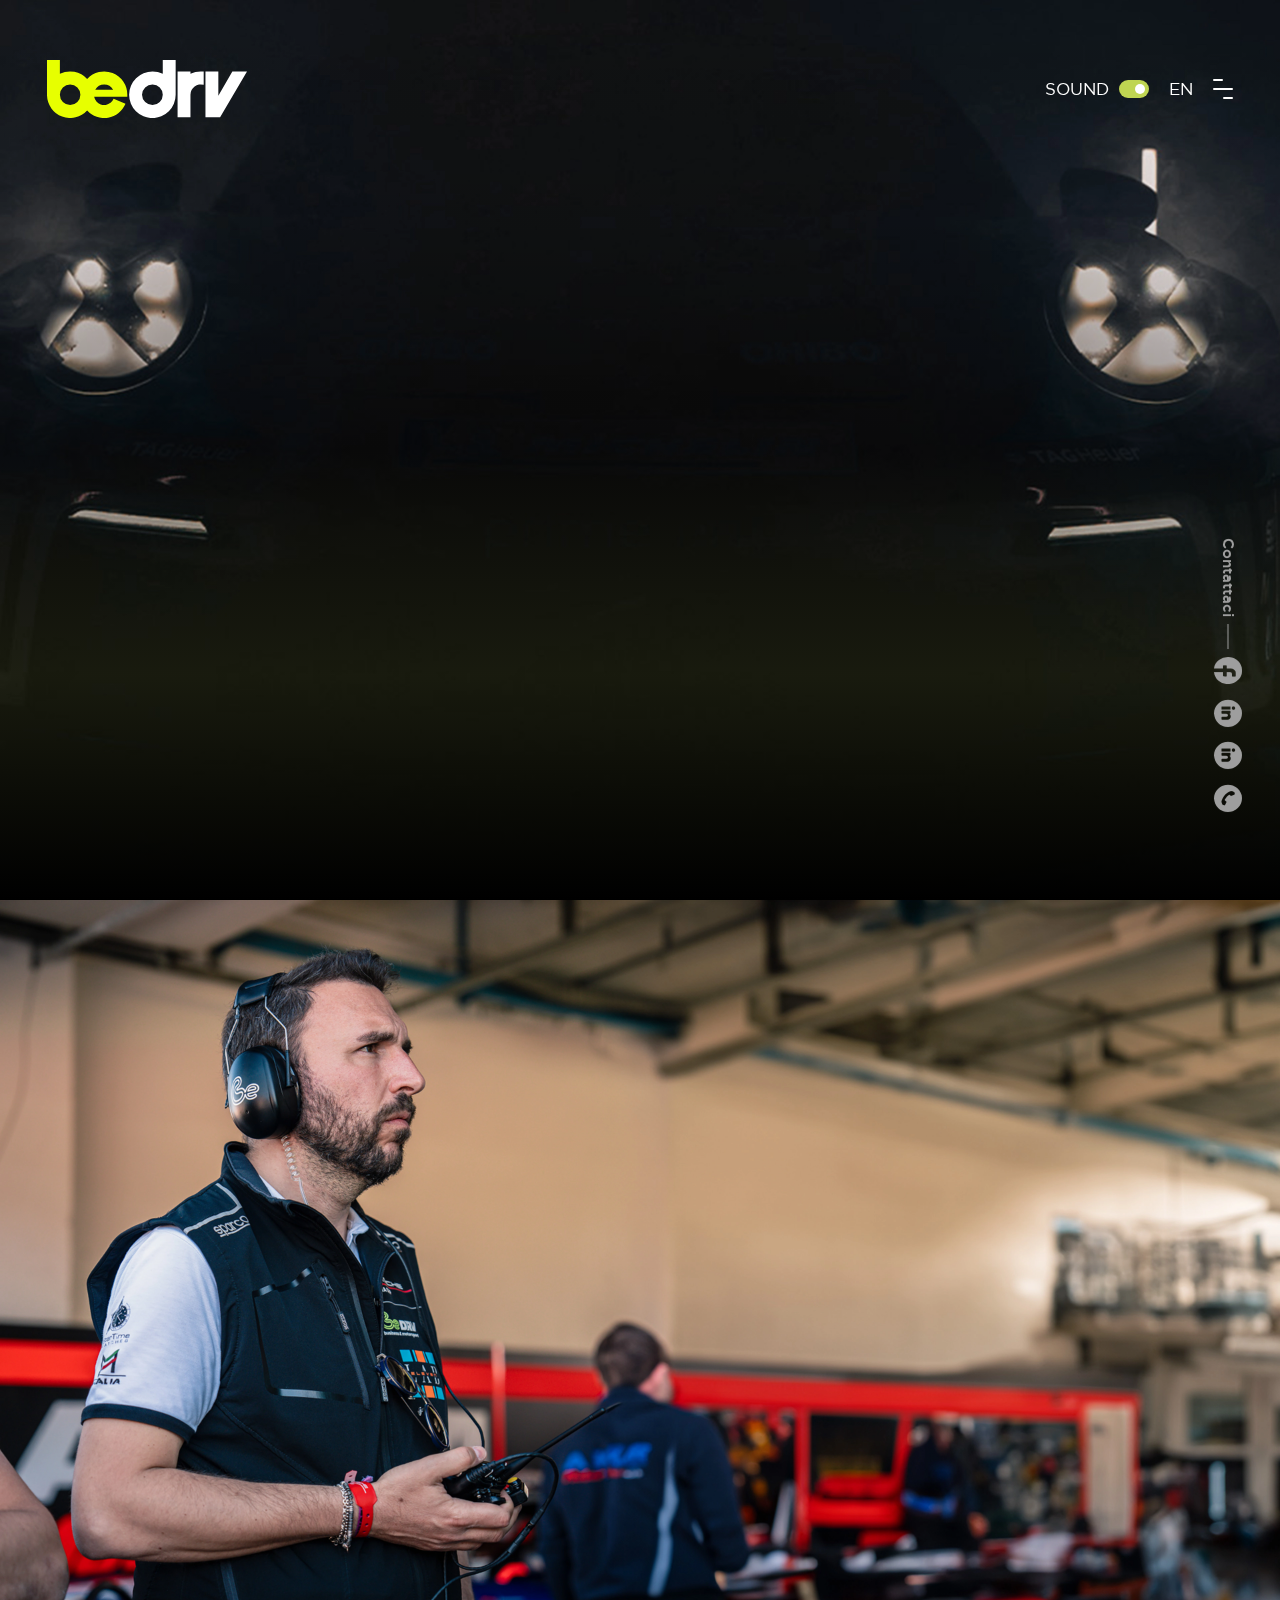
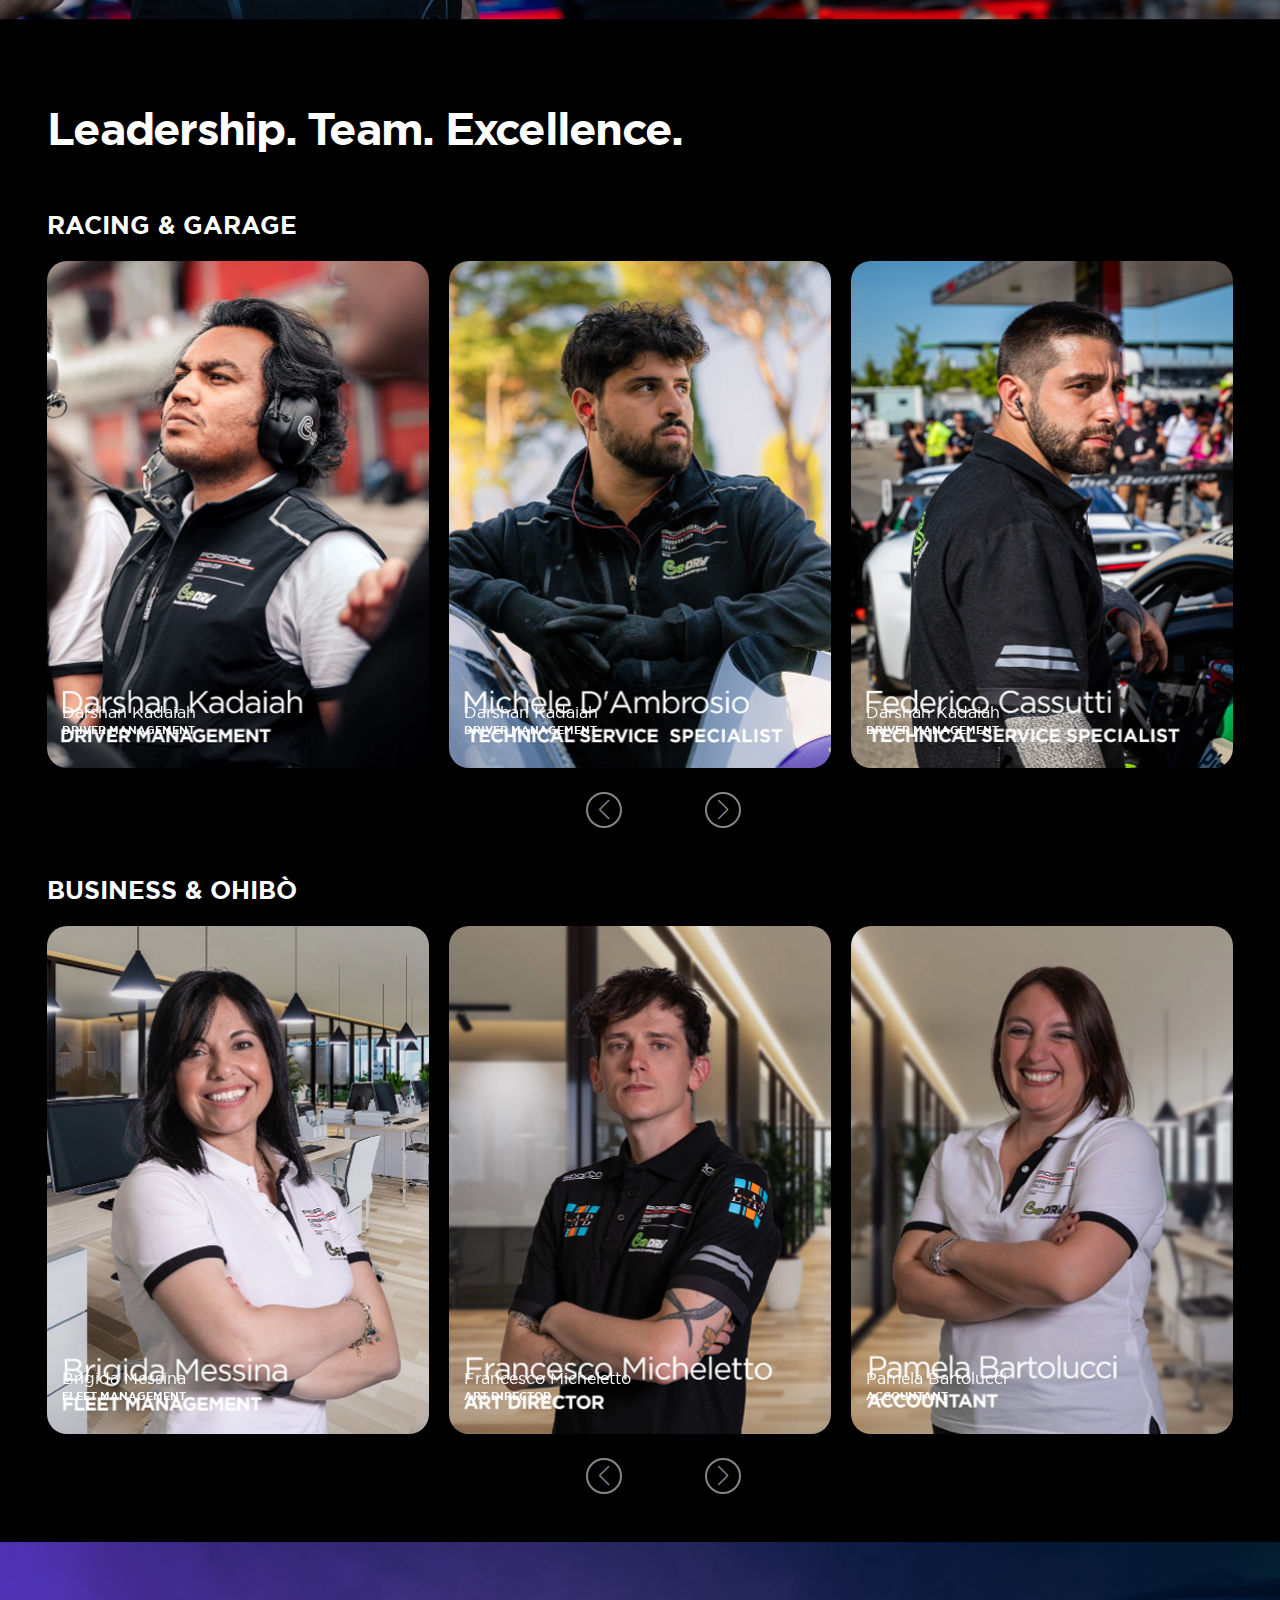
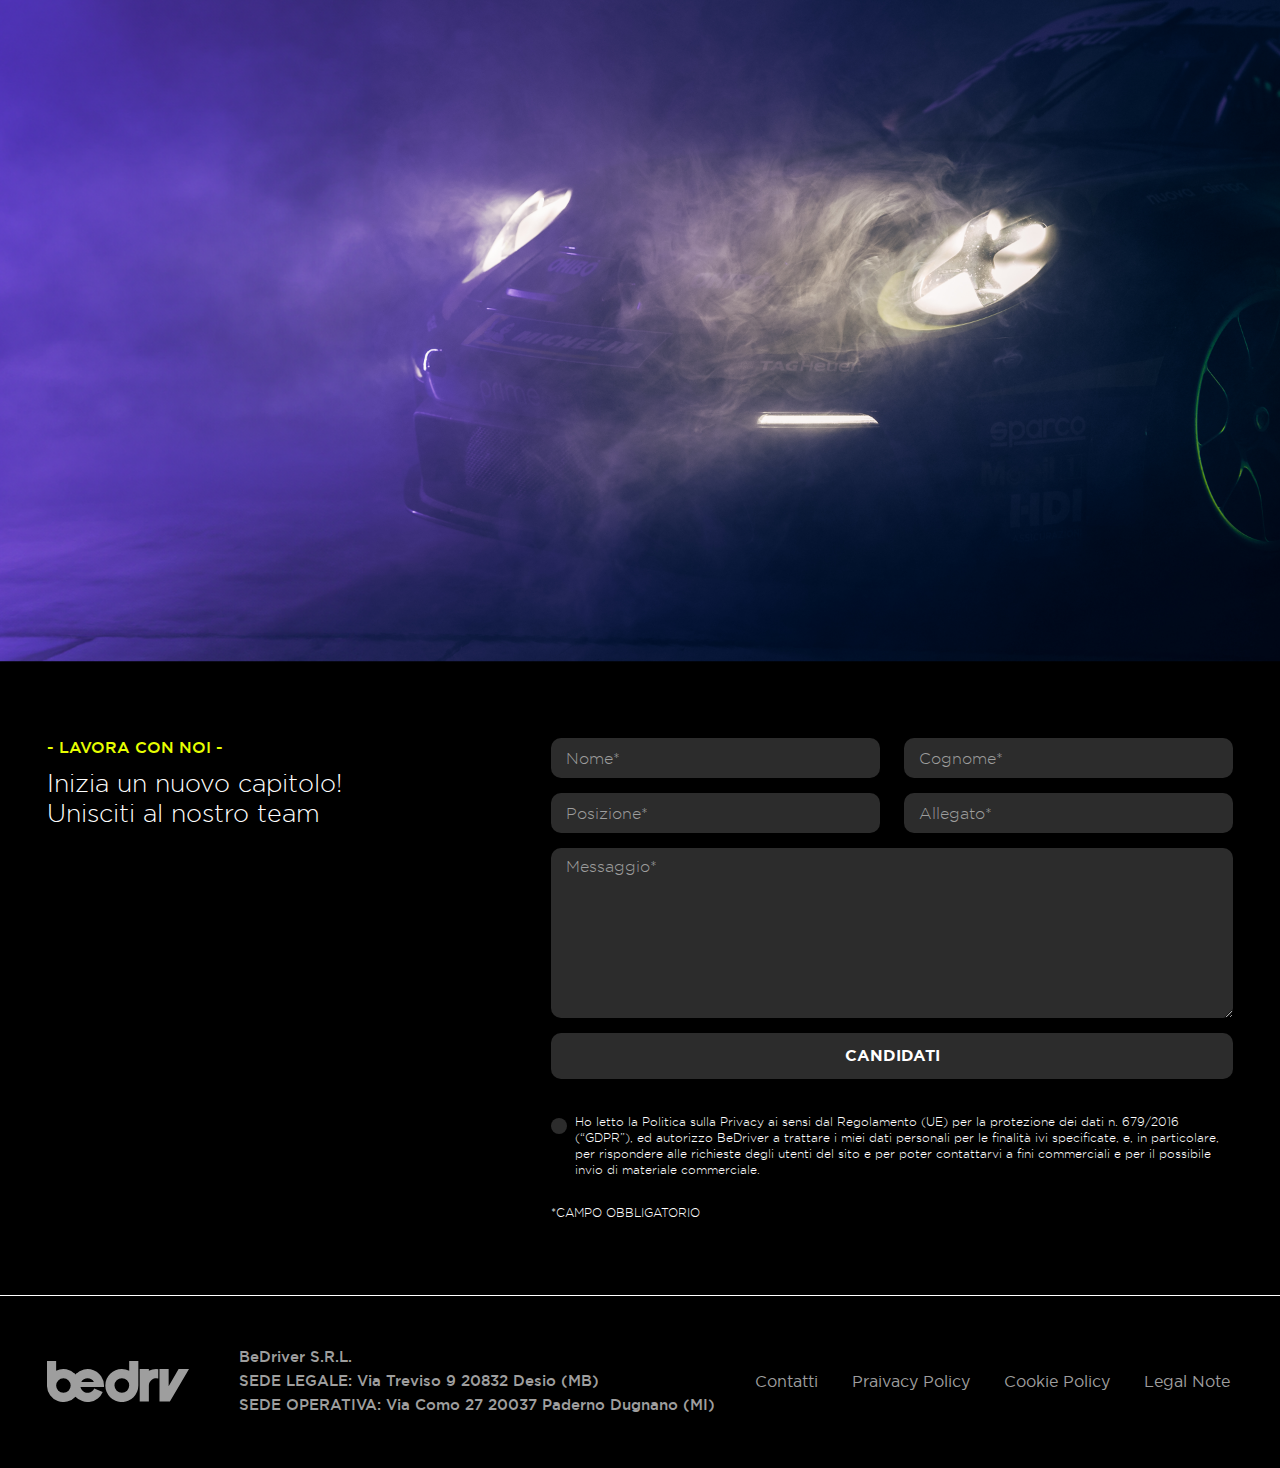
<file: azienda.html>
<!doctype html>
<html lang="en">

<head>
    <meta charset="utf-8">
    <meta name="viewport" content="width=device-width, initial-scale=1">

    <!-- Link to the favicon -->
    <link rel="icon" href="assets/images/icon/favicon.png" type="image/x-icon">

    <title>BeDriver</title>
    <link rel="stylesheet" href="assets/css/bootstrap.min.css">
    <link rel="stylesheet" href="assets/css/fontawesome/fontawesome-pro.min.css">
    <link rel="stylesheet" href="assets/css/fonts/gotham-fonts.css">
    <link rel="stylesheet" href="assets/css/swiper-bundle.css">
    <link rel="stylesheet" href="assets/css/magnific-popup.css">
    <link rel="stylesheet" href="assets/css/select2.min.css">
    <link rel="stylesheet" href="assets/css/nice-select.css">
    <link rel="stylesheet" href="assets/css/scss/style.css">
    <link rel="stylesheet" href="assets/css/scss/responsive.css">
</head>

<body>
    <!-- header section start  -->
    <header>
        <div class="main-header transparent-header" id="main-header">
            <div class="container-fluid">
                <div class="header-flex">
                    <div class="logo-box">
                        <a href="#">
                            <img src="assets/images/logo.svg" alt="">
                        </a>
                    </div>
                    <div class="main-header-items">
                        <div class="header-items-flex">
                            <div class="single-item">
                                <div class="custom-switch-parent">
                                    <span>sound</span>
                                    <input type="checkbox" class="custom-switch" checked />
                                </div>
                            </div>
                            <div class="single-item">
                                <ul>
                                    <li>
                                        <a href="#">EN</a>
                                    </li>

                                </ul>
                            </div>
                            <div class="single-item">
                                <div class="sidebar-toggler-btn openButton">
                                    <span id="openButton">
                                        <span></span>
                                        <span></span>
                                        <span></span>
                                    </span>
                                </div>
                            </div>

                        </div>
                    </div>
                </div>
            </div>
        </div>
    </header>
    <!-- header section end  -->

    <!-- sidebar start from here  -->
    <div class="sidebar-main sidebar-hide" id="sidebar-main">
        <div class="sidebar-header">
            <div class="sidebar-header-flex">
                <div class="logo-box">
                    <a href="#">
                        <img src="assets/images/logo.svg" alt="">
                    </a>
                </div>
                <div class="right-items">
                    <div class="single-items">
                        <ul>
                            <li>
                                <a href="#">en</a>
                            </li>
                        </ul>
                    </div>
                    <div class="single-items">
                        <div class="search-btn">
                            <i class="fa-sharp fa-regular fa-magnifying-glass"></i>
                        </div>
                    </div>
                    <div class="single-items">
                        <div class="sidebar-close-btn">
                            <span id="closeBtn">
                                <span></span>
                                <span></span>
                                <span></span>
                            </span>
                        </div>
                    </div>
                </div>
            </div>
        </div>
        <div class="sidebar-links">
            <div class="top-items">
                <ul>
                    <li>
                        <a class="active" href="#">Homepage</a>
                    </li>
                    <li>
                        <a href="#">Officina</a>
                    </li>
                    <li>
                        <a href="#">Motorsport</a>
                    </li>
                    <li>
                        <a href="#">Academy - Driving experience</a>
                    </li>
                    <li>
                        <a href="#">Team Building & events</a>
                    </li>
                    <li>
                        <a href="#">Trasporti</a>
                    </li>
                    <li>
                        <a href="#">Fleet management</a>
                    </li>
                    <li>
                        <a href="#">Contatti</a>
                    </li>
                </ul>
            </div>
            <div class="bottom-items">

                <ul>

                    <li>
                        <a href="#">shop</a>
                    </li>
                    <li>
                        <a href="#">official club</a>
                    </li>
                    <li>
                        <a href="#">news</a>
                    </li>
                    <li>
                        <a href="#">azienda</a>
                    </li>
                </ul>
            </div>
        </div>
        <div class="sidebar-contact">
            <p>contattaci</p>
            <a href="#" target="_blank">
                <img src="assets/images/icon/Facebook.svg" alt="">
            </a>
            <a href="#" target="_blank">
                <img src="assets/images/icon/LinkedIn.svg" alt="">
            </a>
            <a href="#" target="_blank">
                <img src="assets/images/icon/LinkedIn.svg" alt="">
            </a>
            <a href="#" target="_blank">
                <img src="assets/images/icon/Tel.svg" alt="">
            </a>
        </div>
    </div>
    <!-- sidebar ends here  -->

    <main>
        <!-- azienda slider start from here  -->
        <section class="home-slider-main azienda-slider-main">
            <div class="swiper home-slider">
                <div class="swiper-wrapper">
                    <div class="swiper-slide">
                        <div class="slide-bg" style="background: url(assets/images/azienda/azienda.png);">

                        </div>

                    </div>
                </div>
                <div class="swiper-button-prev"></div>
                <div class="swiper-button-next"></div>
            </div>
            <div class="slider-content-box">
                <div class="centerd">

                    <h1>THINKING <br> IN ACCELERATION, <br> CREATING <br> BEYOND LIMITS.</h1>
                </div>
            </div>

            <div class="slider-contact">
                <p>contattaci</p>
                <a href="#" target="_blank">
                    <img src="assets/images/icon/Facebook.svg" alt="">
                </a>
                <a href="#" target="_blank">
                    <img src="assets/images/icon/LinkedIn.svg" alt="">
                </a>
                <a href="#" target="_blank">
                    <img src="assets/images/icon/LinkedIn.svg" alt="">
                </a>
                <a href="#" target="_blank">
                    <img src="assets/images/icon/Tel.svg" alt="">
                </a>
            </div>
            <div class="slider-sound-switch">
                <div class="custom-switch-parent">
                    <span>sound</span>
                    <input type="checkbox" class="custom-switch" />
                </div>
            </div>
        </section>
        <!-- azienda slider ends here  -->

        <!-- azinda man banner start  -->
        <section class="azinda-man-banner">
            <div class="container-fluid px-0">
                <div class="row g-0">
                    <div class="col-xs-12 col-sm-12 col-md-12 col-lg-12">
                        <div class="image-box">
                            <img src="assets/images/azienda/azinda-man.png" alt="">
                        </div>
                    </div>
                </div>
            </div>
        </section>
        <!-- azinda man banner end -->

        <!-- azinda leadership section start  -->
        <section class="leadership-main">
            <div class="container-fluid">
                <div class="row">
                    <div class="col-xs-12 col-sm-12 col-md-12 col-lg-12">
                        <div class="title-box">
                            <h2>Leadership. Team. Excellence.</h2>
                            <h6>RACING & GARAGE</h6>
                        </div>

                    </div>
                </div>
                <div class="row">
                    <div class="col-xs-12 col-sm-12 col-md-12 col-lg-12">
                        <div class="leader-slider-parent">
                            <div class="swiper leader-slider">
                                <div class="swiper-wrapper">
                                    <div class="swiper-slide">
                                        <div class="single-leader-box">
                                            <div class="image-box">
                                                <img src="assets/images/azienda/5.png" alt="">
                                            </div>
                                            <div class="content-box">
                                                <div class="name">darshan kadaiah</div>
                                                <div class="designation">driver management</div>
                                            </div>
                                        </div>
                                    </div>
                                    <div class="swiper-slide">
                                        <div class="single-leader-box">
                                            <div class="image-box">
                                                <img src="assets/images/azienda/6.png" alt="">
                                            </div>
                                            <div class="content-box">
                                                <div class="name">darshan kadaiah</div>
                                                <div class="designation">driver management</div>
                                            </div>
                                        </div>
                                    </div>
                                    <div class="swiper-slide">
                                        <div class="single-leader-box">
                                            <div class="image-box">
                                                <img src="assets/images/azienda/7.png" alt="">
                                            </div>
                                            <div class="content-box">
                                                <div class="name">darshan kadaiah</div>
                                                <div class="designation">driver management</div>
                                            </div>
                                        </div>
                                    </div>
                                    <div class="swiper-slide">
                                        <div class="single-leader-box">
                                            <div class="image-box">
                                                <img src="assets/images/azienda/8.png" alt="">
                                            </div>
                                            <div class="content-box">
                                                <div class="name">darshan kadaiah</div>
                                                <div class="designation">driver management</div>
                                            </div>
                                        </div>
                                    </div>
                                    <div class="swiper-slide">
                                        <div class="single-leader-box">
                                            <div class="image-box">
                                                <img src="assets/images/azienda/5.png" alt="">
                                            </div>
                                            <div class="content-box">
                                                <div class="name">darshan kadaiah</div>
                                                <div class="designation">driver management</div>
                                            </div>
                                        </div>
                                    </div>
                                    <div class="swiper-slide">
                                        <div class="single-leader-box">
                                            <div class="image-box">
                                                <img src="assets/images/azienda/6.png" alt="">
                                            </div>
                                            <div class="content-box">
                                                <div class="name">darshan kadaiah</div>
                                                <div class="designation">driver management</div>
                                            </div>
                                        </div>
                                    </div>
                                    <div class="swiper-slide">
                                        <div class="single-leader-box">
                                            <div class="image-box">
                                                <img src="assets/images/azienda/7.png" alt="">
                                            </div>
                                            <div class="content-box">
                                                <div class="name">darshan kadaiah</div>
                                                <div class="designation">driver management</div>
                                            </div>
                                        </div>
                                    </div>
                                    <div class="swiper-slide">
                                        <div class="single-leader-box">
                                            <div class="image-box">
                                                <img src="assets/images/azienda/8.png" alt="">
                                            </div>
                                            <div class="content-box">
                                                <div class="name">darshan kadaiah</div>
                                                <div class="designation">driver management</div>
                                            </div>
                                        </div>
                                    </div>
                                </div>
                                <div class="swiper-button-next"></div>
                                <div class="swiper-button-prev"></div>
                            </div>
                        </div>
                    </div>
                </div>
            </div>
        </section>
        <!-- azinda leadership section ends -->

        <!-- business & ohibo section start  -->
        <section class="leadership-main ohibo-section">
            <div class="container-fluid">
                <div class="row">
                    <div class="col-xs-12 col-sm-12 col-md-12 col-lg-12">
                        <div class="title-box">
                            <h6>BUSINESS & OHIBÒ</h6>
                        </div>
                    </div>
                </div>
                <div class="row">
                    <div class="col-xs-12 col-sm-12 col-md-12 col-lg-12">
                        <div class="leader-slider-parent">
                            <div class="swiper ohibo-slider">
                                <div class="swiper-wrapper">
                                    <div class="swiper-slide">
                                        <div class="single-leader-box">
                                            <div class="image-box">
                                                <img src="assets/images/azienda/1.png" alt="">
                                            </div>
                                            <div class="content-box">
                                                <div class="name">brigida messina</div>
                                                <div class="designation">fleet management</div>
                                            </div>
                                        </div>
                                    </div>
                                    <div class="swiper-slide">
                                        <div class="single-leader-box">
                                            <div class="image-box">
                                                <img src="assets/images/azienda/2.png" alt="">
                                            </div>
                                            <div class="content-box">
                                                <div class="name">francesco micheletto</div>
                                                <div class="designation">art director </div>
                                            </div>
                                        </div>
                                    </div>
                                    <div class="swiper-slide">
                                        <div class="single-leader-box">
                                            <div class="image-box">
                                                <img src="assets/images/azienda/3.png" alt="">
                                            </div>
                                            <div class="content-box">
                                                <div class="name">pamela bartolucci</div>
                                                <div class="designation">accountant</div>
                                            </div>
                                        </div>
                                    </div>
                                    <div class="swiper-slide">
                                        <div class="single-leader-box">
                                            <div class="image-box">
                                                <img src="assets/images/azienda/4.png" alt="">
                                            </div>
                                            <div class="content-box">
                                                <div class="name">martina salvioni</div>
                                                <div class="designation">head of communication & branding</div>
                                            </div>
                                        </div>
                                    </div>
                                    <div class="swiper-slide">
                                        <div class="single-leader-box">
                                            <div class="image-box">
                                                <img src="assets/images/azienda/1.png" alt="">
                                            </div>
                                            <div class="content-box">
                                                <div class="name">brigida messina</div>
                                                <div class="designation">fleet management</div>
                                            </div>
                                        </div>
                                    </div>
                                    <div class="swiper-slide">
                                        <div class="single-leader-box">
                                            <div class="image-box">
                                                <img src="assets/images/azienda/2.png" alt="">
                                            </div>
                                            <div class="content-box">
                                                <div class="name">francesco micheletto</div>
                                                <div class="designation">art director </div>
                                            </div>
                                        </div>
                                    </div>
                                    <div class="swiper-slide">
                                        <div class="single-leader-box">
                                            <div class="image-box">
                                                <img src="assets/images/azienda/3.png" alt="">
                                            </div>
                                            <div class="content-box">
                                                <div class="name">pamela bartolucci</div>
                                                <div class="designation">accountant</div>
                                            </div>
                                        </div>
                                    </div>
                                    <div class="swiper-slide">
                                        <div class="single-leader-box">
                                            <div class="image-box">
                                                <img src="assets/images/azienda/4.png" alt="">
                                            </div>
                                            <div class="content-box">
                                                <div class="name">martina salvioni</div>
                                                <div class="designation">head of communication & branding</div>
                                            </div>
                                        </div>
                                    </div>
                                </div>
                                <div class="swiper-button-next"></div>
                                <div class="swiper-button-prev"></div>
                            </div>
                        </div>
                    </div>
                </div>
            </div>
        </section>
        <!-- business & ohibo section ends -->

        <!-- azinda man banner start  -->
        <section class="azinda-man-banner">
            <div class="container-fluid px-0">
                <div class="row g-0">
                    <div class="col-xs-12 col-sm-12 col-md-12 col-lg-12">
                        <div class="image-box">
                            <img src="assets/images/azienda/car.png" alt="">
                        </div>
                    </div>
                </div>
            </div>
        </section>
        <!-- azinda man banner end -->

        <!-- common footer top section start  -->

        <section class="footer-top-main">
            <div class="container-fluid">
                <div class="row">
                    <div class="col-xs-12 col-sm-12 col-md-12 col-lg-4">
                        <div class="title">
                            <h4>- LAVORA CON NOI -</h4>
                            <h6>Inizia un nuovo capitolo! <br>Unisciti al nostro team</h6>
                        </div>
                    </div>
                    <div class="col-xs-12 col-sm-12 col-md-1 col-lg-1 d-md-none d-lg-block"></div>
                    <div class="col-xs-12 col-sm-12 col-md-12 col-lg-7">
                        <div class="row">
                            <div class="col-xs-12 col-sm-12 col-md-6 col-lg-6">
                                <div class="form-group">
                                    <input type="text" class="form-control" placeholder="Nome*">
                                </div>
                            </div>
                            <div class="col-xs-12 col-sm-12 col-md-6 col-lg-6">
                                <div class="form-group">
                                    <input type="text" class="form-control" placeholder="Cognome*">
                                </div>
                            </div>
                            <div class="col-xs-12 col-sm-12 col-md-6 col-lg-6">
                                <div class="form-group">
                                    <input type="text" class="form-control" placeholder="Posizione*">
                                </div>
                            </div>
                            <div class="col-xs-12 col-sm-12 col-md-6 col-lg-6">
                                <div class="form-group">
                                    <input type="text" class="form-control" placeholder="Allegato*">
                                </div>
                            </div>
                            <div class="col-xs-12 col-sm-12 col-md-12 col-lg-12">
                                <div class="form-group">
                                    <textarea name="" id="" class="form-control" placeholder="Messaggio*"></textarea>
                                </div>
                            </div>
                            <div class="col-xs-12 col-sm-12 col-md-12 col-lg-12">
                                <div class="form-group">
                                    <button class="footer-btn-submit">candidati</button>
                                </div>
                            </div>
                            <div class="col-xs-12 col-sm-12 col-md-12 col-lg-12">
                                <div class="form-check">
                                    <input class="form-check-input" type="radio" name="flexRadioDefault"
                                        id="flexRadioDefault1">
                                    <label class="form-check-label" for="flexRadioDefault1">
                                        Ho letto la Politica sulla Privacy ai sensi dal Regolamento (UE) per la
                                        protezione dei dati n. 679/2016 (“GDPR”), ed autorizzo BeDriver a trattare i
                                        miei dati personali per le ﬁnalità ivi speciﬁcate, e, in particolare, per
                                        rispondere alle richieste degli utenti del sito e per poter contattarvi a ﬁni
                                        commerciali e per il possibile invio di materiale commerciale.
                                    </label>
                                </div>
                            </div>
                            <div class="col-xs-12 col-sm-12 col-md-12 col-lg-12">
                                <div class="form-text">*CAMPO OBBLIGATORIO</div>
                            </div>
                        </div>
                    </div>
                </div>
            </div>
        </section>

        <!-- common footer top section start  -->
    </main>
    <!-- footer section start  -->
    <footer>
        <section class="footer-main">
            <div class="container-fluid">
                <div class="row justify-content-between align-items-center">
                    <div class="col-xs-12 col-sm-12 col-md-12 col-lg-12 col-xl-7 col-xxl-6">
                        <div class="footer-left-flex">
                            <div class="logo-box">
                                <a href="#">
                                    <img src="assets/images/logo-gray.svg" alt="">
                                </a>
                                <p>BeDriver S.r.l. </p>
                            </div>
                            <div class="contents">
                                <p>BeDriver S.r.l. </p>
                                <p> SEDE LEGALE: Via Treviso 9 20832 Desio (MB)</p>
                                <p> SEDE OPERATIVA: Via Como 27 20037 Paderno Dugnano (MI)</p>
                            </div>
                        </div>
                    </div>
                    <div class="col-xs-12 col-sm-12 col-md-12 col-lg-12 col-xl-5 col-xxl-6">
                        <div class="footer-links">
                            <ul>
                                <li>
                                    <a href="#">contatti</a>
                                </li>
                                <li>
                                    <a href="#">praivacy policy</a>
                                </li>
                                <li>
                                    <a href="#">cookie policy</a>
                                </li>
                                <li>
                                    <a href="#">legal note</a>
                                </li>
                            </ul>
                        </div>
                    </div>
                </div>
            </div>
        </section>
    </footer>
    <!-- header section end    -->

    <script src="assets/js/jquery-3.7.1.min.js"></script>
    <script src="assets/js/popper.min.js"></script>
    <script src="assets/js/bootstrap.min.js"></script>
    <script src="assets/js/swiper-bundle.js"></script>
    <script src="assets/js/magnific-popup.min.js"></script>
    <script src="assets/js/select2.min.js"></script>
    <script src="assets/js/jquery.nice-select.min.js"></script>
    <script src="assets/js/main.js"></script>
    <script>
        function animateText(selector, delay = 0.1) {
            const $element = $(selector);
            const htmlContent = $element.html();
            $element.empty();

            let index = 0;

            htmlContent.split(/(<[^>]+>| )/g).forEach((fragment) => {
                if (fragment.startsWith('<')) {
                    $element.append(fragment);
                } else if (fragment === ' ') {
                    const $space = $('<span>&nbsp;</span>');
                    $space.css('animation-delay', `${index * delay}s`);
                    $element.append($space);
                    index++;
                } else {
                    fragment.split('').forEach((char) => {
                        const $span = $('<span></span>').text(char);
                        $span.css('animation-delay', `${index * delay}s`);
                        $element.append($span);
                        index++;
                    });
                }
            });
        }

        animateText('.azienda-slider-main .centerd h1', 0.2);
    </script>
</body>
</file>
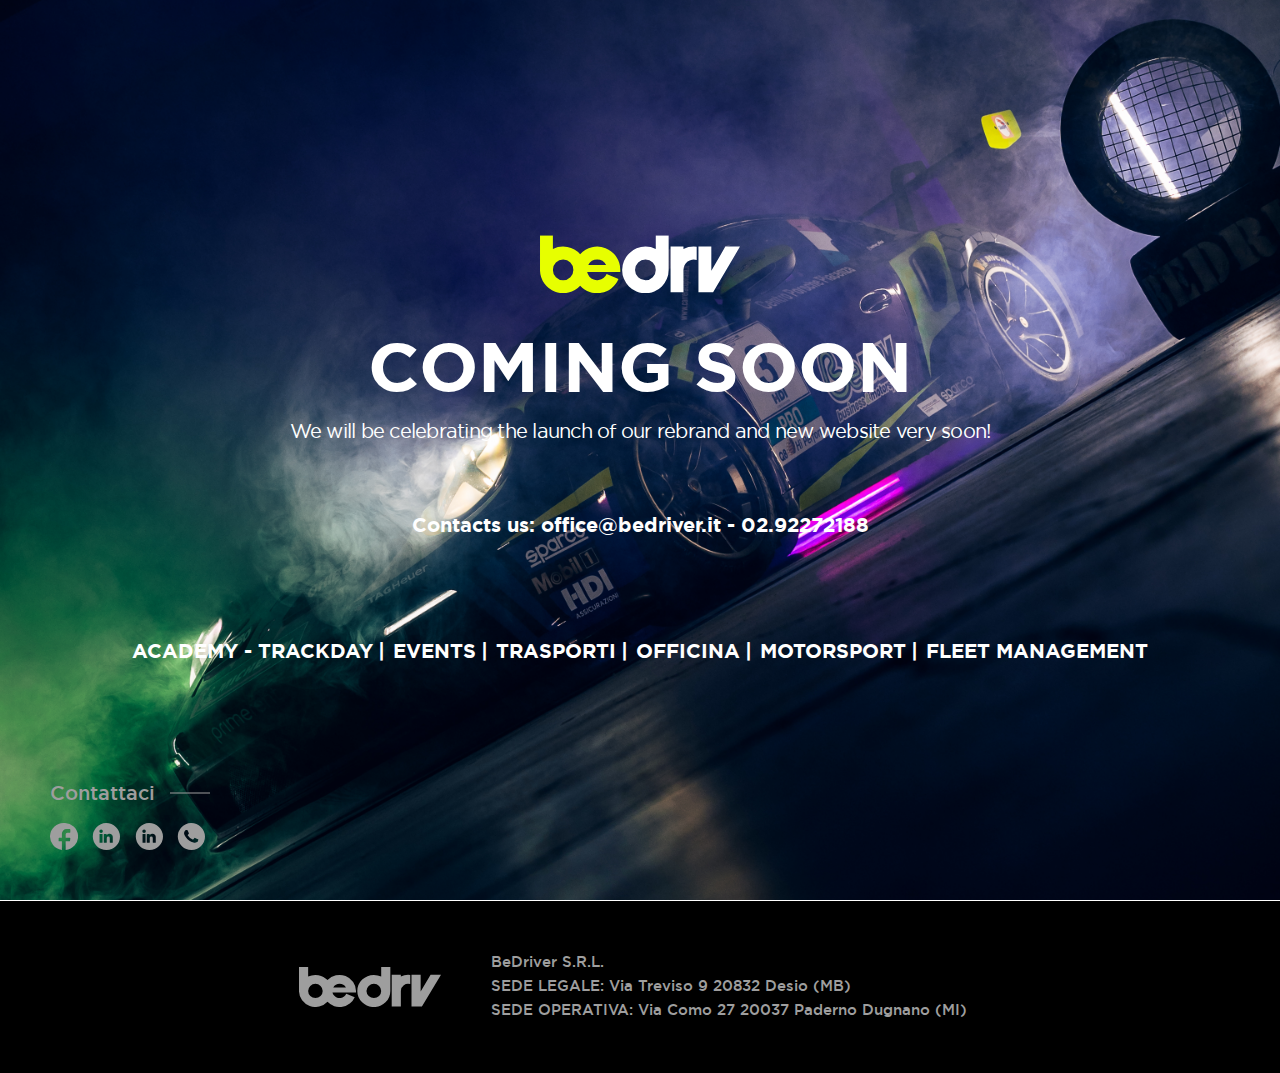
<file: comming-soon.html>
<!doctype html>
<html lang="en">

<head>
    <meta charset="utf-8">
    <meta name="viewport" content="width=device-width, initial-scale=1">

    <!-- Link to the favicon -->
    <link rel="icon" href="assets/images/icon/favicon.png" type="image/x-icon">

    <title>BeDriver</title>
    <link rel="stylesheet" href="assets/css/bootstrap.min.css">
    <link rel="stylesheet" href="assets/css/fontawesome/fontawesome-pro.min.css">
    <link rel="stylesheet" href="assets/css/fonts/gotham-fonts.css">
    <link rel="stylesheet" href="assets/css/swiper-bundle.css">
    <link rel="stylesheet" href="assets/css/magnific-popup.css">
    <link rel="stylesheet" href="assets/css/select2.min.css">
    <link rel="stylesheet" href="assets/css/nice-select.css">
    <link rel="stylesheet" href="assets/css/scss/style.css">
    <link rel="stylesheet" href="assets/css/scss/responsive.css">
</head>

<body>


    <main>

        <section class="coming-soon-main" data-background="assets/images/home/slider-1.png">
            <div class="container-fluid">
                <div class="row">
                    <div class="col-xs-12 col-sm-12 col-md-12 col-lg-12">
                        <div class="coming-soon-content">
                            <div class="coming-position">
                                <div class="logo-box">
                                    <img src="assets/images/logo.svg" alt="">
                                </div>
                                <div class="title-box">
                                    <h1>COMING SOON</h1>
                                    <p>We will be celebrating the launch of our rebrand and new website very soon!</p>
                                </div>
                                <div class="email-box">
                                    <a href="mailto:office@bedriver.it" target="_blank">Contacts us: office@bedriver.it
                                        -
                                        02.92272188</a>
                                </div>
                                <div class="coming-links">
                                    <ul>
                                        <li>
                                            <a href="#">ACADEMY - TRACKDAY </a>
                                        </li>
                                        <li>
                                            <a href="#">EVENTS</a>
                                        </li>
                                        <li>
                                            <a href="#">TRASPORTI</a>
                                        </li>
                                        <li>
                                            <a href="#">OFFICINA</a>
                                        </li>
                                        <li>
                                            <a href="#">MOTORSPORT</a>
                                        </li>
                                        <li>
                                            <a href="#">FLEET MANAGEMENT</a>
                                        </li>
                                    </ul>
                                </div>
                            </div>
                        </div>
                    </div>
                </div>
            </div>
            <div class="slider-contact">
                <p>contattaci</p>
                <a href="#" target="_blank">
                    <img src="assets/images/icon/Facebook.svg" alt="">
                </a>
                <a href="#" target="_blank">
                    <img src="assets/images/icon/LinkedIn.svg" alt="">
                </a>
                <a href="#" target="_blank">
                    <img src="assets/images/icon/LinkedIn.svg" alt="">
                </a>
                <a href="#" target="_blank">
                    <img src="assets/images/icon/Tel.svg" alt="">
                </a>
            </div>
        </section>
    </main>
    <!-- footer section start  -->
    <footer>
        <section class="footer-main">
            <div class="container-fluid">
                <div class="row justify-content-center align-items-center">
                    <div class="col-xs-12 col-sm-12 col-md-12 col-lg-12 col-xl-7 col-xxl-6">
                        <div class="footer-left-flex">
                            <div class="logo-box">
                                <a href="#">
                                    <img src="assets/images/logo-gray.svg" alt="">
                                </a>
                                <p>BeDriver S.r.l. </p>
                            </div>

                            <div class="contents">
                                <p>BeDriver S.r.l. </p>
                                <p> SEDE LEGALE: Via Treviso 9 20832 Desio (MB)</p>
                                <p> SEDE OPERATIVA: Via Como 27 20037 Paderno Dugnano (MI)</p>
                            </div>
                        </div>
                    </div>

                </div>
            </div>
        </section>
    </footer>
    <!-- header section end    -->

    <script src="assets/js/jquery-3.7.1.min.js"></script>
    <script src="assets/js/popper.min.js"></script>
    <script src="assets/js/bootstrap.min.js"></script>
    <script src="assets/js/swiper-bundle.js"></script>
    <script src="assets/js/magnific-popup.min.js"></script>
    <script src="assets/js/select2.min.js"></script>
    <script src="assets/js/jquery.nice-select.min.js"></script>
    <script src="assets/js/main.js"></script>

</body>
</file>
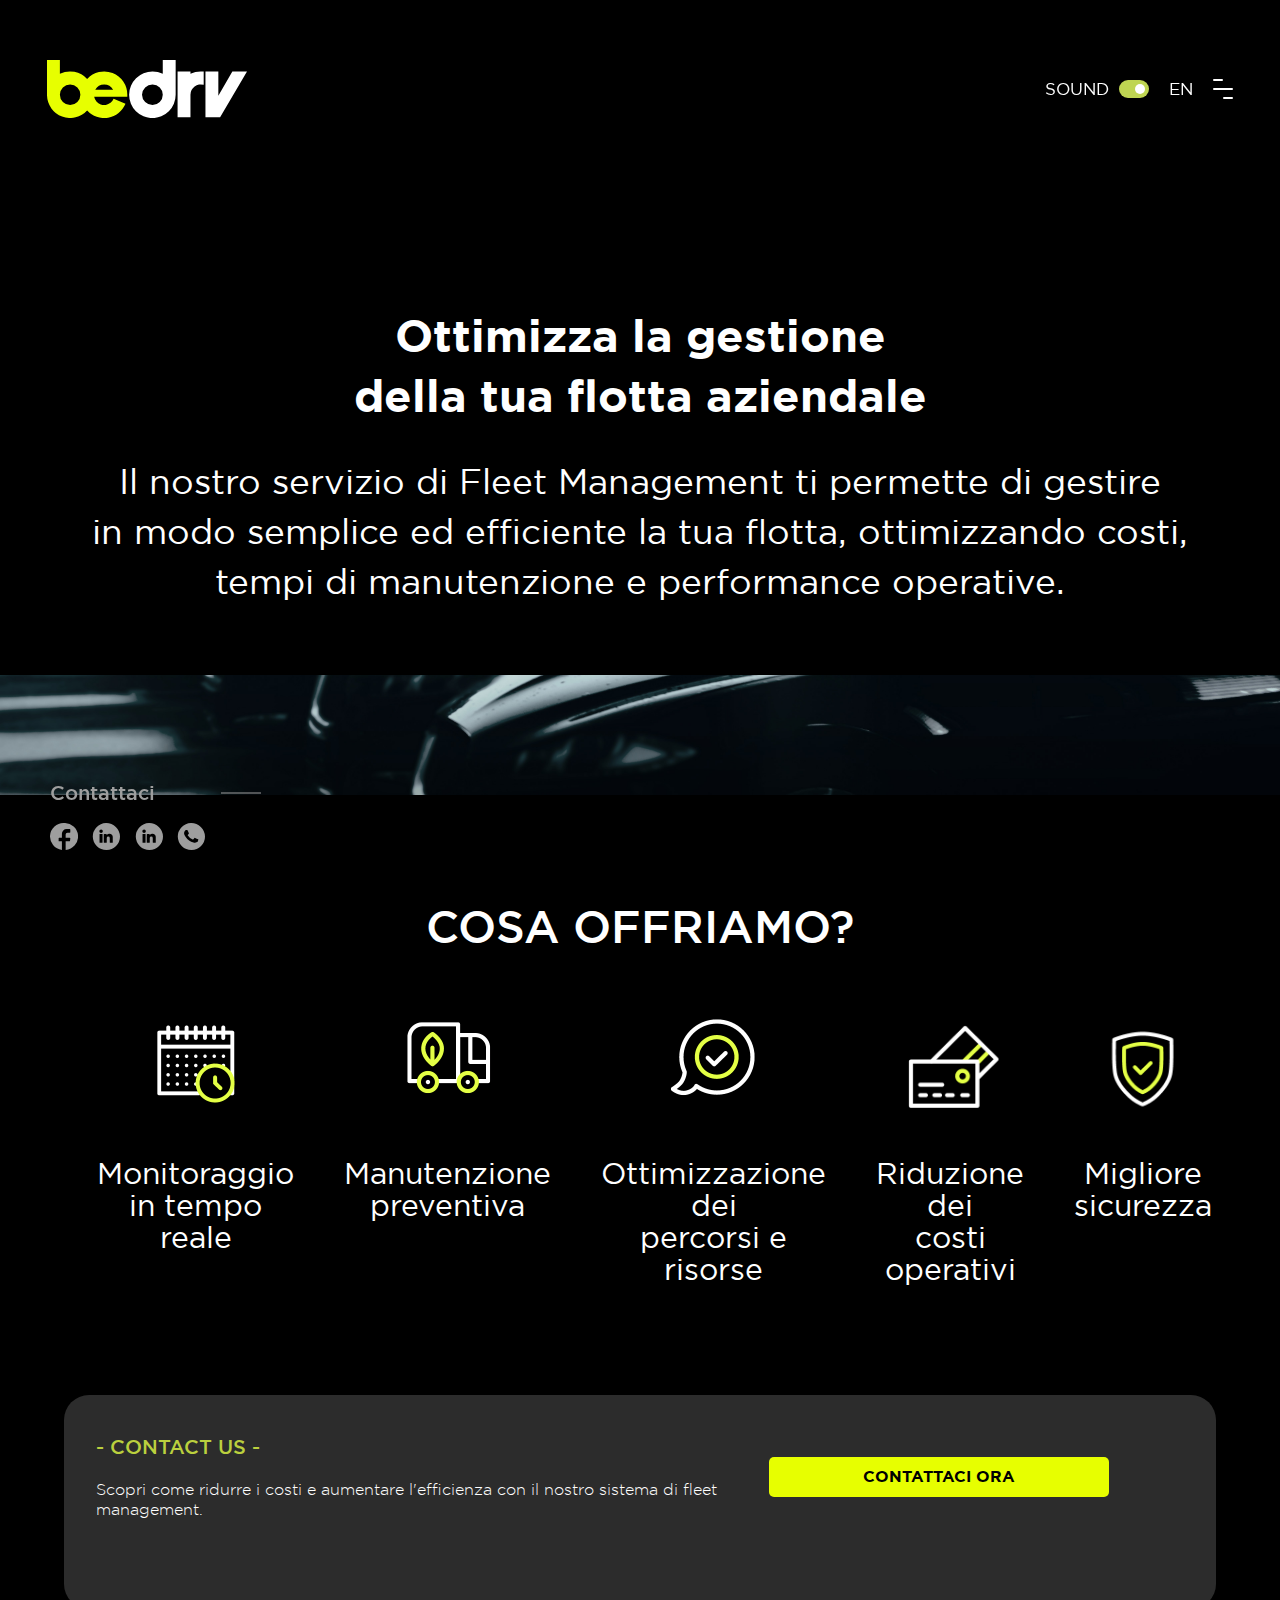
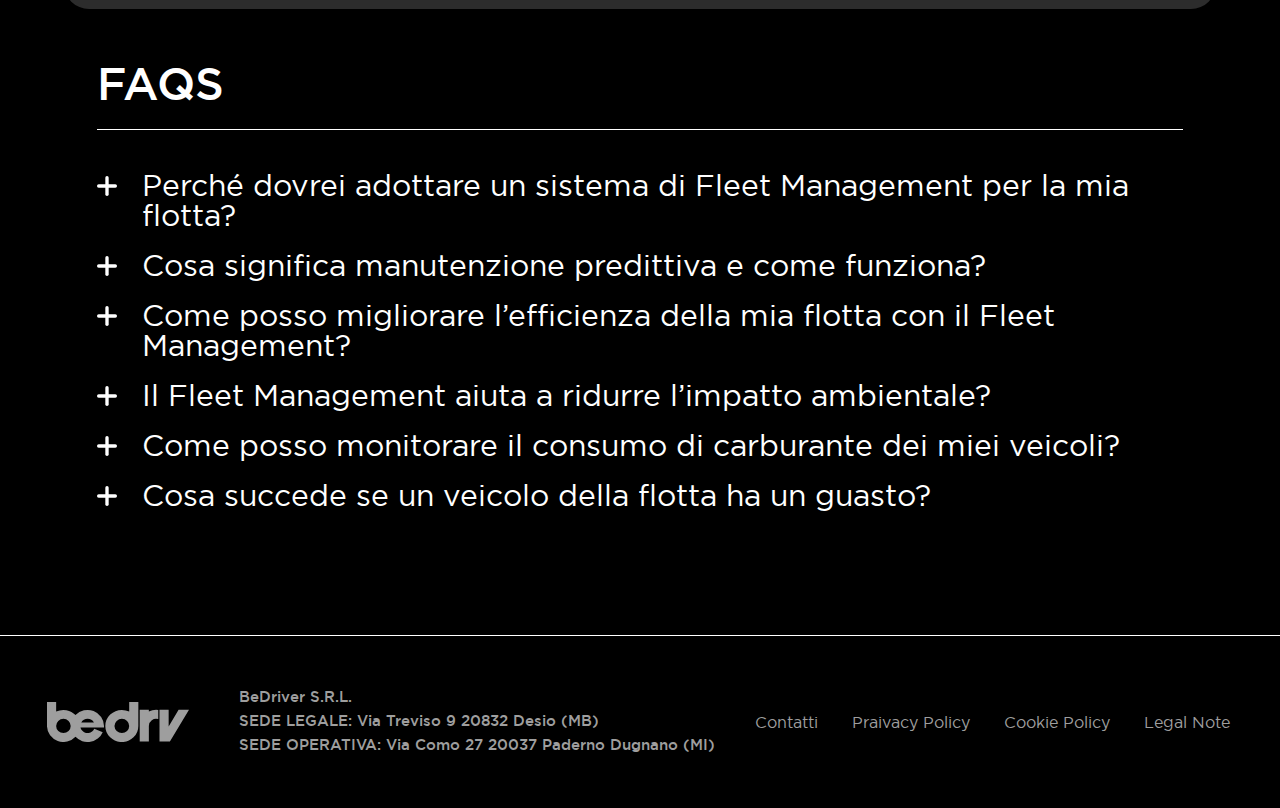
<file: fleet.html>
<!doctype html>
<html lang="en">

<head>
    <meta charset="utf-8">
    <meta name="viewport" content="width=device-width, initial-scale=1">

    <!-- Link to the favicon -->
    <link rel="icon" href="assets/images/icon/favicon.png" type="image/x-icon">

    <title>BeDriver</title>
    <link rel="stylesheet" href="assets/css/bootstrap.min.css">
    <link rel="stylesheet" href="assets/css/fontawesome/fontawesome-pro.min.css">
    <link rel="stylesheet" href="assets/css/fonts/gotham-fonts.css">
    <link rel="stylesheet" href="assets/css/swiper-bundle.css">
    <link rel="stylesheet" href="assets/css/magnific-popup.css">
    <link rel="stylesheet" href="assets/css/select2.min.css">
    <link rel="stylesheet" href="assets/css/nice-select.css">
    <link rel="stylesheet" href="assets/css/scss/style.css">
    <link rel="stylesheet" href="assets/css/scss/responsive.css">
</head>

<body>
    <!-- header section start  -->
    <header>
        <div class="main-header transparent-header" id="main-header">
            <div class="container-fluid">
                <div class="header-flex">
                    <div class="logo-box">
                        <a href="#">
                            <img src="assets/images/logo.svg" alt="">
                        </a>
                    </div>
                    <div class="main-header-items">
                        <div class="header-items-flex">
                            <div class="single-item">
                                <div class="custom-switch-parent">
                                    <span>sound</span>
                                    <input type="checkbox" class="custom-switch" checked />
                                </div>
                            </div>
                            <div class="single-item">
                                <ul>
                                    <li>
                                        <a href="#">EN</a>
                                    </li>

                                </ul>
                            </div>
                            <div class="single-item">
                                <div class="sidebar-toggler-btn openButton">
                                    <span id="openButton">
                                        <span></span>
                                        <span></span>
                                        <span></span>
                                    </span>
                                </div>
                            </div>

                        </div>
                    </div>
                </div>
            </div>
        </div>
    </header>
    <!-- header section end  -->

    <!-- sidebar start from here  -->
    <div class="sidebar-main sidebar-hide" id="sidebar-main">
        <div class="sidebar-header">
            <div class="sidebar-header-flex">
                <div class="logo-box">
                    <a href="#">
                        <img src="assets/images/logo.svg" alt="">
                    </a>
                </div>
                <div class="right-items">
                    <div class="single-items">
                        <ul>
                            <li>
                                <a href="#">en</a>
                            </li>
                        </ul>
                    </div>
                    <div class="single-items">
                        <div class="search-btn">
                            <i class="fa-sharp fa-regular fa-magnifying-glass"></i>
                        </div>
                    </div>
                    <div class="single-items">
                        <div class="sidebar-close-btn">
                            <span id="closeBtn">
                                <span></span>
                                <span></span>
                                <span></span>
                            </span>
                        </div>
                    </div>
                </div>
            </div>
        </div>
        <div class="sidebar-links">
            <div class="top-items">
                <ul>
                    <li>
                        <a class="active" href="#">Homepage</a>
                    </li>
                    <li>
                        <a href="#">Officina</a>
                    </li>
                    <li>
                        <a href="#">Motorsport</a>
                    </li>
                    <li>
                        <a href="#">Academy - Driving experience</a>
                    </li>
                    <li>
                        <a href="#">Team Building & events</a>
                    </li>
                    <li>
                        <a href="#">Trasporti</a>
                    </li>
                    <li>
                        <a href="#">Fleet management</a>
                    </li>
                    <li>
                        <a href="#">Contatti</a>
                    </li>
                </ul>
            </div>
            <div class="bottom-items">

                <ul>

                    <li>
                        <a href="#">shop</a>
                    </li>
                    <li>
                        <a href="#">official club</a>
                    </li>
                    <li>
                        <a href="#">news</a>
                    </li>
                    <li>
                        <a href="#">azienda</a>
                    </li>
                </ul>
            </div>
        </div>
        <div class="sidebar-contact">
            <p>contattaci</p>
            <a href="#" target="_blank">
                <img src="assets/images/icon/Facebook.svg" alt="">
            </a>
            <a href="#" target="_blank">
                <img src="assets/images/icon/LinkedIn.svg" alt="">
            </a>
            <a href="#" target="_blank">
                <img src="assets/images/icon/LinkedIn.svg" alt="">
            </a>
            <a href="#" target="_blank">
                <img src="assets/images/icon/Tel.svg" alt="">
            </a>
        </div>
    </div>
    <!-- sidebar ends here  -->

    <main>
        <!-- officina slider start from here  -->
        <section class="home-slider-main officina-main fleet-slider-main">

            <div class="slider-content-box">
                <div class="centerd">

                    <h1>Ottimizza la gestione <br> della tua flotta aziendale</h1>
                    <p>Il nostro servizio di Fleet Management ti permette di gestire <br> in modo semplice ed efficiente
                        la
                        tua flotta, ottimizzando costi, <br> tempi di manutenzione e performance operative.</p>

                </div>
            </div>

            <div class="slider-contact">
                <p>contattaci</p>
                <a href="#" target="_blank">
                    <img src="assets/images/icon/Facebook.svg" alt="">
                </a>
                <a href="#" target="_blank">
                    <img src="assets/images/icon/LinkedIn.svg" alt="">
                </a>
                <a href="#" target="_blank">
                    <img src="assets/images/icon/LinkedIn.svg" alt="">
                </a>
                <a href="#" target="_blank">
                    <img src="assets/images/icon/Tel.svg" alt="">
                </a>
            </div>
        </section>
        <!-- officina slider ends here  -->

        <!--be drive garage start from here  -->

        <section class="bdrive-garage-main" data-background="assets/images/officina/three.jpg">

        </section>

        <!--be drive garage ends here  -->

        <!-- cosa offriamo section start from here  -->

        <section class="offriamo-main">
            <div class="container-fluid">
                <div class="row">
                    <div class="col-xs-12 col-sm-12 col-md-12 col-lg-12">
                        <div class="title-box">
                            <h3>COSA OFFRIAMO?</h3>
                        </div>
                    </div>
                </div>
                <div class="row">
                    <div class="col-xs-12 col-sm-12 col-md-12 col-lg-12">
                        <div class="offriamo-grid-main">
                            <div class="offriamo-single-box">
                                <div class="icon">
                                    <img src="assets/images/fleet/1.png" alt="">
                                </div>
                                <div class="title">Monitoraggio <br> in tempo reale</div>
                            </div>
                            <div class="offriamo-single-box">
                                <div class="icon">
                                    <img src="assets/images/fleet/2.png" alt="">
                                </div>
                                <div class="title">Manutenzione <br> preventiva</div>
                            </div>
                            <div class="offriamo-single-box">
                                <div class="icon">
                                    <img src="assets/images/fleet/3.png" alt="">
                                </div>
                                <div class="title">Ottimizzazione dei <br> percorsi e risorse</div>
                            </div>
                            <div class="offriamo-single-box">
                                <div class="icon">
                                    <img src="assets/images/fleet/4.png" alt="">
                                </div>
                                <div class="title">Riduzione dei <br> costi operativi</div>
                            </div>
                            <div class="offriamo-single-box">
                                <div class="icon">
                                    <img src="assets/images/fleet/5.png" alt="">
                                </div>
                                <div class="title">Migliore <br> sicurezza</div>
                            </div>
                        </div>
                    </div>
                </div>
            </div>
        </section>

        <!-- cosa offriamo section ends here  -->

        <!-- officina contact start  -->

        <section class="officina-contact-main motorsport-contact-main mb-90">
            <div class="container-fluid">
                <div class="row justify-content-center">
                    <div class="col-xs-12 col-sm-12 col-md-12 col-lg-12">
                        <div class="contact-flex">
                            <div class="title-box">
                                <h5>- CONTACT US -</h5>
                                <p>Scopri come ridurre i costi e aumentare l'efficienza con il nostro sistema di fleet
                                    management.</p>
                            </div>
                            <div class="btn-box">
                                <a href="#">contattaci ora</a>
                            </div>
                        </div>
                    </div>
                </div>
            </div>
        </section>

        <!-- officina contact end -->

        <!-- faq section start from here  -->

        <section class="faq-main">
            <div class="container-fluid">
                <div class="row">
                    <div class="col-xs-12 col-sm-12 col-md-12 col-lg-12">
                        <div class="title-box">
                            <h3>FAQS</h3>
                        </div>
                    </div>
                </div>
                <div class="row">
                    <div class="col-12">
                        <div class="accordion accordion-flush" id="faqAccordion">
                            <div class="accordion-item">
                                <h2 class="accordion-header">
                                    <button class="accordion-button collapsed" type="button" data-bs-toggle="collapse"
                                        data-bs-target="#faq-1" aria-expanded="false" aria-controls="faq-1">
                                        Perché dovrei adottare un sistema di Fleet Management per la mia flotta?
                                    </button>
                                </h2>
                                <div id="faq-1" class="accordion-collapse collapse" data-bs-parent="#faqAccordion">
                                    <div class="accordion-body">
                                        Lorem ipsum dolor sit amet consectetur adipisicing elit. Possimus nostrum
                                        corrupti esse incidunt? Explicabo odit possimus blanditiis suscipit
                                        necessitatibus deleniti maiores culpa numquam ipsa exercitationem! Nam quidem
                                        debitis quisquam facilis?
                                    </div>
                                </div>
                            </div>
                            <div class="accordion-item">
                                <h2 class="accordion-header">
                                    <button class="accordion-button collapsed" type="button" data-bs-toggle="collapse"
                                        data-bs-target="#faq-2" aria-expanded="false" aria-controls="faq-2">
                                        Cosa significa manutenzione predittiva e come funziona?
                                    </button>
                                </h2>
                                <div id="faq-2" class="accordion-collapse collapse" data-bs-parent="#faqAccordion">
                                    <div class="accordion-body">
                                        Lorem ipsum dolor sit amet consectetur adipisicing elit. Ab, nemo expedita. Quae
                                        iusto, cupiditate corrupti esse ex, sed consequatur error quos illum, tempora
                                        beatae maiores perferendis! Facilis, odio in. Consequuntur.
                                    </div>
                                </div>
                            </div>
                            <div class="accordion-item">
                                <h2 class="accordion-header">
                                    <button class="accordion-button collapsed" type="button" data-bs-toggle="collapse"
                                        data-bs-target="#faq-3" aria-expanded="false" aria-controls="faq-3">
                                        Come posso migliorare l’efficienza della mia flotta con il Fleet Management?
                                    </button>
                                </h2>
                                <div id="faq-3" class="accordion-collapse collapse" data-bs-parent="#faqAccordion">
                                    <div class="accordion-body">
                                        Lorem ipsum dolor sit amet consectetur adipisicing elit. Ab, nemo expedita. Quae
                                        iusto, cupiditate corrupti esse ex, sed consequatur error quos illum, tempora
                                        beatae maiores perferendis! Facilis, odio in. Consequuntur.
                                    </div>
                                </div>
                            </div>
                            <div class="accordion-item">
                                <h2 class="accordion-header">
                                    <button class="accordion-button collapsed" type="button" data-bs-toggle="collapse"
                                        data-bs-target="#faq-4" aria-expanded="false" aria-controls="faq-4">
                                        Il Fleet Management aiuta a ridurre l’impatto ambientale?
                                    </button>
                                </h2>
                                <div id="faq-4" class="accordion-collapse collapse" data-bs-parent="#faqAccordion">
                                    <div class="accordion-body">
                                        Lorem ipsum dolor sit amet consectetur adipisicing elit. Ab, nemo expedita. Quae
                                        iusto, cupiditate corrupti esse ex, sed consequatur error quos illum, tempora
                                        beatae maiores perferendis! Facilis, odio in. Consequuntur.
                                    </div>
                                </div>
                            </div>
                            <div class="accordion-item">
                                <h2 class="accordion-header">
                                    <button class="accordion-button collapsed" type="button" data-bs-toggle="collapse"
                                        data-bs-target="#faq-5" aria-expanded="false" aria-controls="faq-5">
                                        Come posso monitorare il consumo di carburante dei miei veicoli?
                                    </button>
                                </h2>
                                <div id="faq-5" class="accordion-collapse collapse" data-bs-parent="#faqAccordion">
                                    <div class="accordion-body">
                                        Lorem ipsum dolor sit amet consectetur adipisicing elit. Ab, nemo expedita. Quae
                                        iusto, cupiditate corrupti esse ex, sed consequatur error quos illum, tempora
                                        beatae maiores perferendis! Facilis, odio in. Consequuntur.
                                    </div>
                                </div>
                            </div>
                            <div class="accordion-item">
                                <h2 class="accordion-header">
                                    <button class="accordion-button collapsed" type="button" data-bs-toggle="collapse"
                                        data-bs-target="#faq-6" aria-expanded="false" aria-controls="faq-6">
                                        Cosa succede se un veicolo della flotta ha un guasto?
                                    </button>
                                </h2>
                                <div id="faq-6" class="accordion-collapse collapse" data-bs-parent="#faqAccordion">
                                    <div class="accordion-body">
                                        Lorem ipsum dolor sit amet consectetur adipisicing elit. Ab, nemo expedita. Quae
                                        iusto, cupiditate corrupti esse ex, sed consequatur error quos illum, tempora
                                        beatae maiores perferendis! Facilis, odio in. Consequuntur.
                                    </div>
                                </div>
                            </div>
                        </div>
                    </div>
                </div>
            </div>
        </section>

        <!-- faq section ends here  -->


    </main>
    <!-- footer section start  -->
    <footer>
        <section class="footer-main">
            <div class="container-fluid">
                <div class="row justify-content-between align-items-center">
                    <div class="col-xs-12 col-sm-12 col-md-12 col-lg-12 col-xl-7 col-xxl-6">
                        <div class="footer-left-flex">
                            <div class="logo-box">
                                <a href="#">
                                    <img src="assets/images/logo-gray.svg" alt="">
                                </a>
                                <p>BeDriver S.r.l. </p>
                            </div>
                            <div class="contents">
                                <p>BeDriver S.r.l. </p>
                                <p> SEDE LEGALE: Via Treviso 9 20832 Desio (MB)</p>
                                <p> SEDE OPERATIVA: Via Como 27 20037 Paderno Dugnano (MI)</p>
                            </div>
                        </div>
                    </div>
                    <div class="col-xs-12 col-sm-12 col-md-12 col-lg-12 col-xl-5 col-xxl-6">
                        <div class="footer-links">
                            <ul>
                                <li>
                                    <a href="#">contatti</a>
                                </li>
                                <li>
                                    <a href="#">praivacy policy</a>
                                </li>
                                <li>
                                    <a href="#">cookie policy</a>
                                </li>
                                <li>
                                    <a href="#">legal note</a>
                                </li>
                            </ul>
                        </div>
                    </div>
                </div>
            </div>
        </section>
    </footer>
    <!-- header section end    -->

    <script src="assets/js/jquery-3.7.1.min.js"></script>
    <script src="assets/js/popper.min.js"></script>
    <script src="assets/js/bootstrap.min.js"></script>
    <script src="assets/js/swiper-bundle.js"></script>
    <script src="assets/js/magnific-popup.min.js"></script>
    <script src="assets/js/select2.min.js"></script>
    <script src="assets/js/jquery.nice-select.min.js"></script>
    <script src="assets/js/main.js"></script>

</body>
</file>
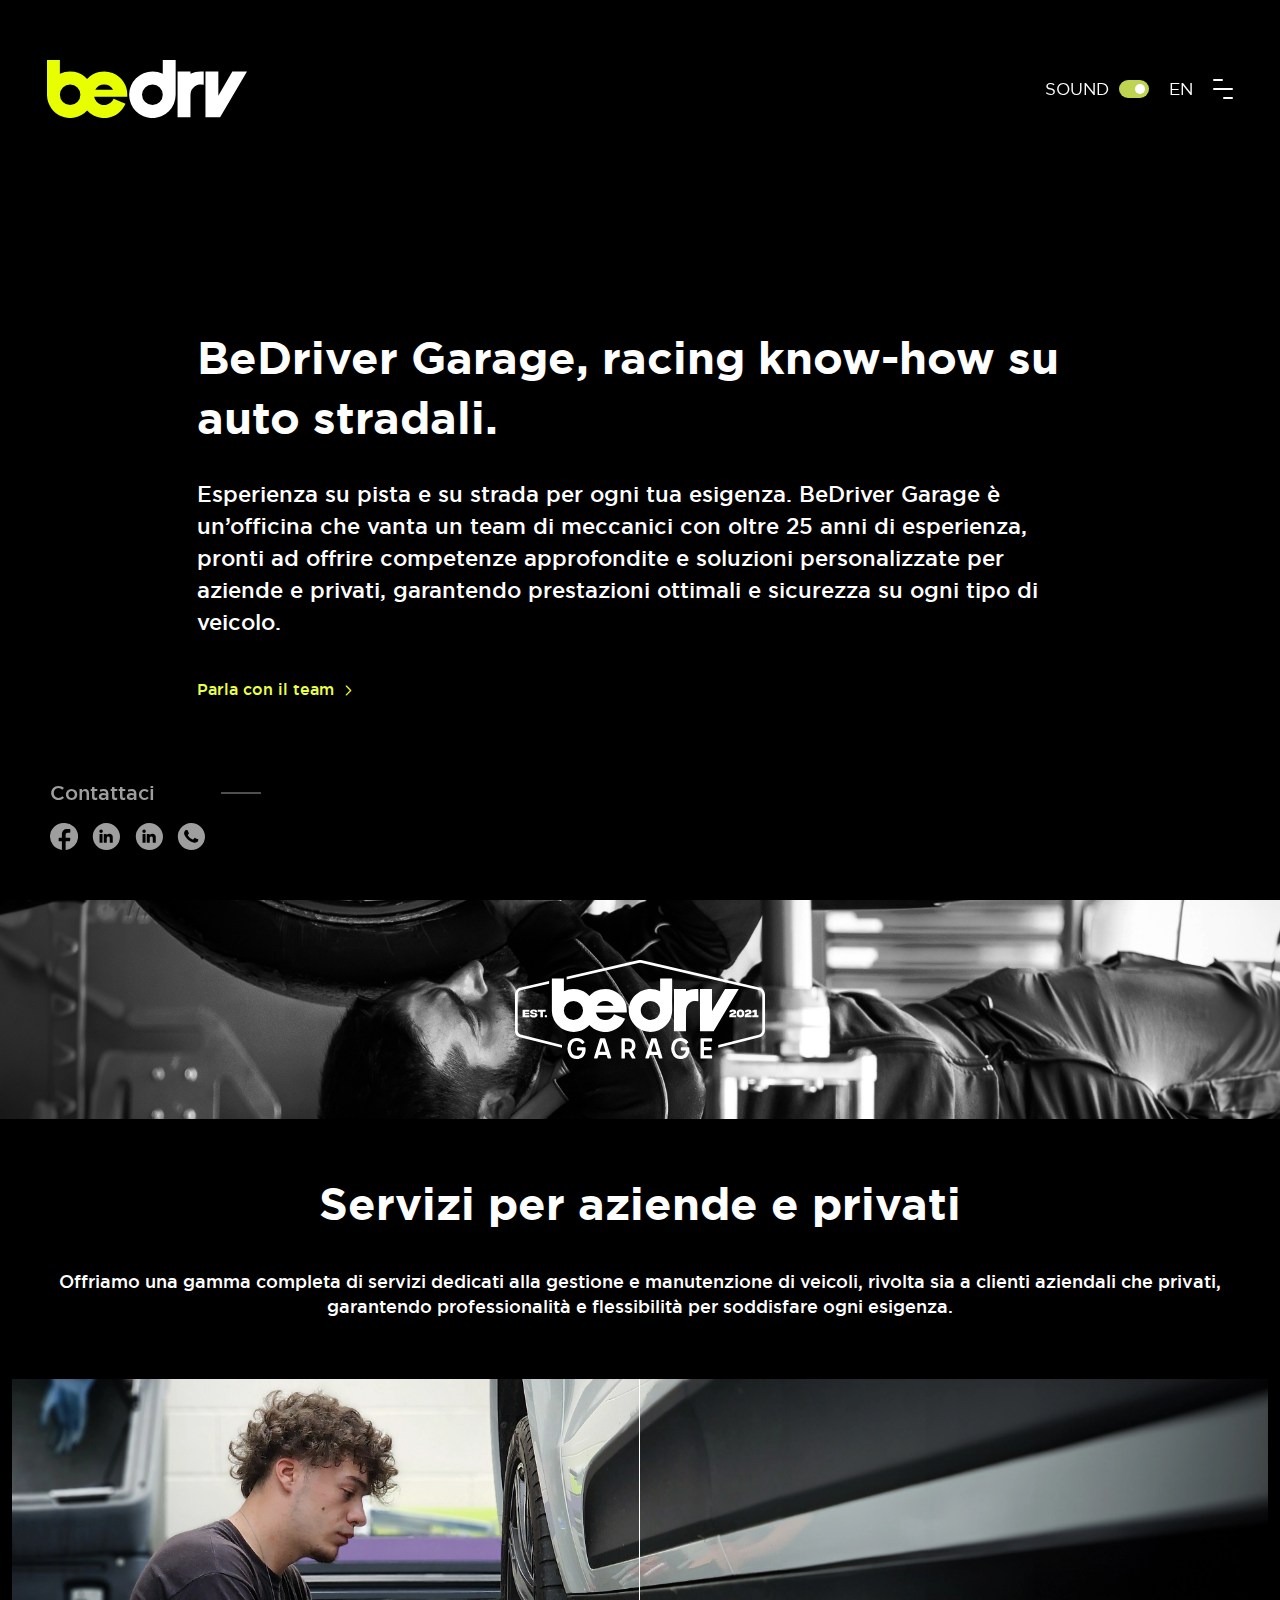
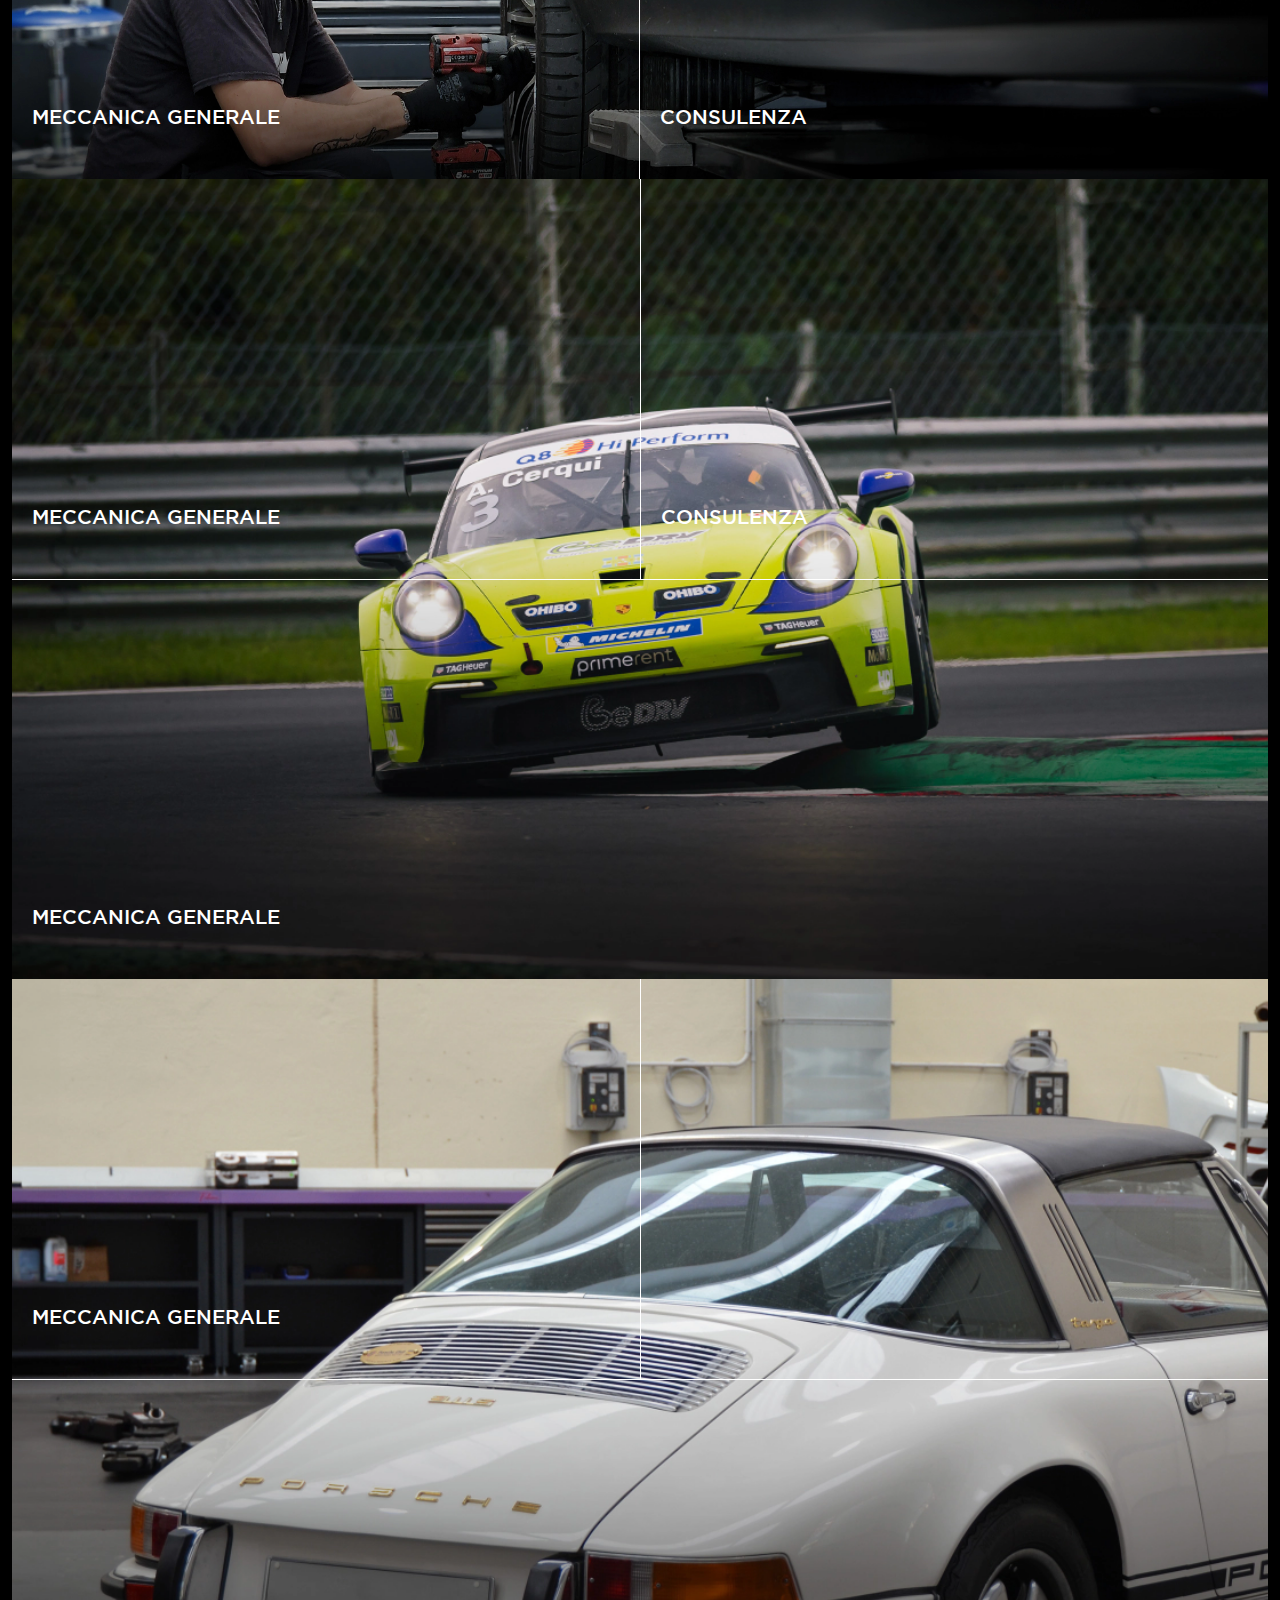
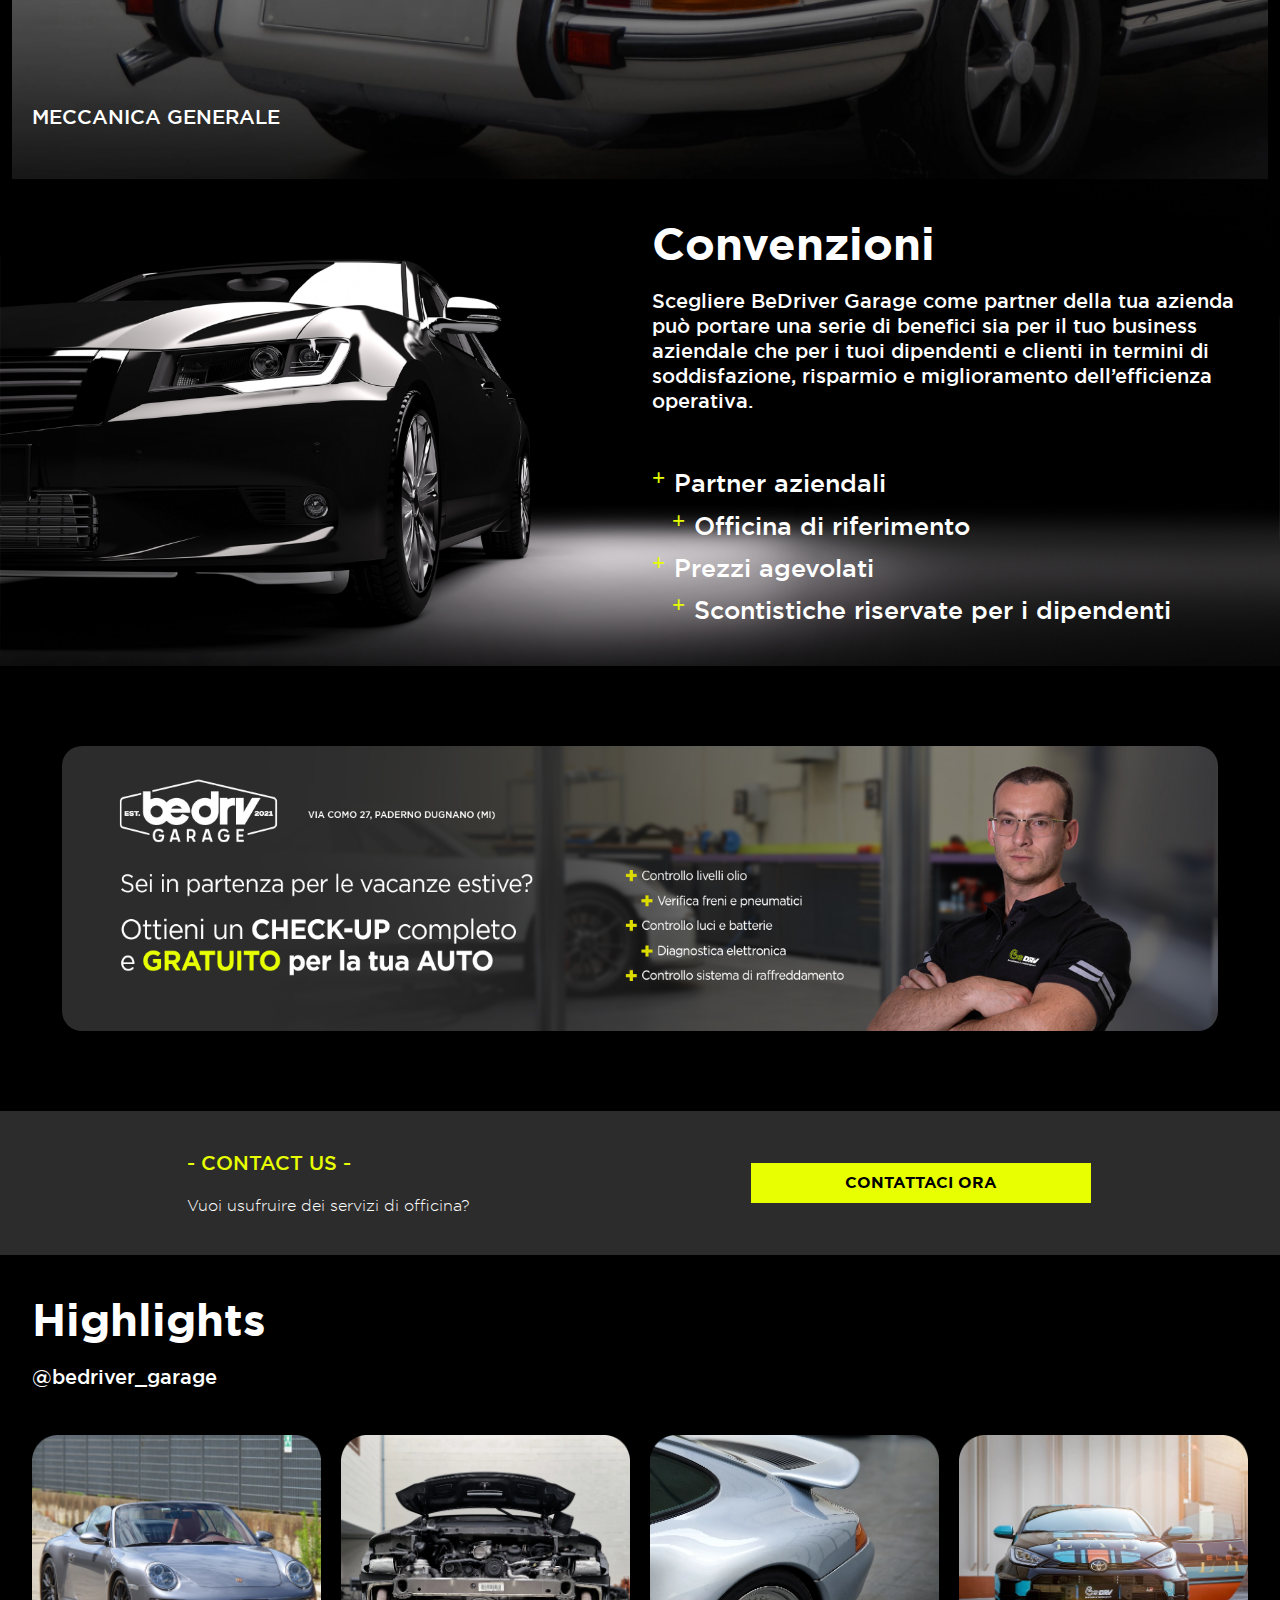
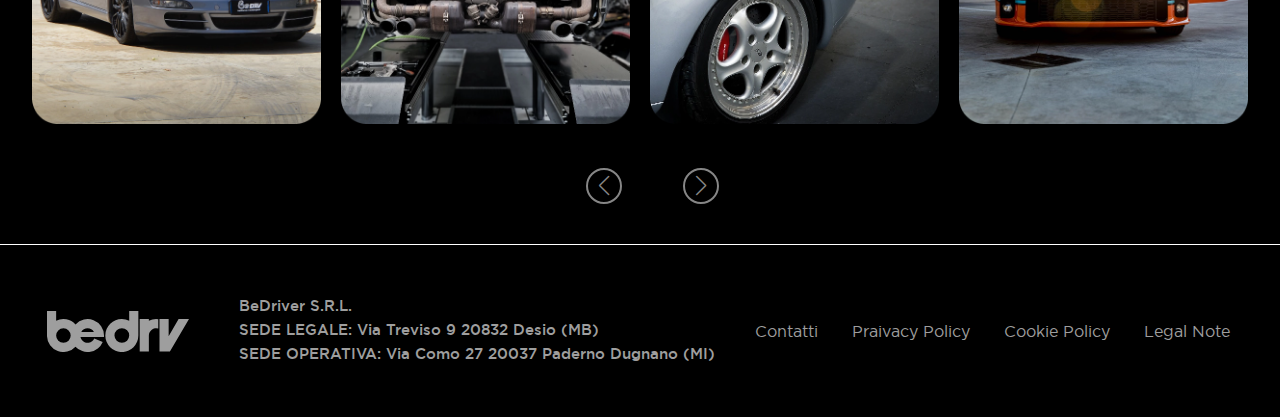
<file: officina.html>
<!doctype html>
<html lang="en">

<head>
    <meta charset="utf-8">
    <meta name="viewport" content="width=device-width, initial-scale=1">

    <!-- Link to the favicon -->
    <link rel="icon" href="assets/images/icon/favicon.png" type="image/x-icon">

    <title>BeDriver</title>
    <link rel="stylesheet" href="assets/css/bootstrap.min.css">
    <link rel="stylesheet" href="assets/css/fontawesome/fontawesome-pro.min.css">
    <link rel="stylesheet" href="assets/css/fonts/gotham-fonts.css">
    <link rel="stylesheet" href="assets/css/swiper-bundle.css">
    <link rel="stylesheet" href="assets/css/magnific-popup.css">
    <link rel="stylesheet" href="assets/css/select2.min.css">
    <link rel="stylesheet" href="assets/css/nice-select.css">
    <link rel="stylesheet" href="assets/css/scss/style.css">
    <link rel="stylesheet" href="assets/css/scss/responsive.css">
</head>

<body>
    <!-- header section start  -->
    <header>
        <div class="main-header transparent-header" id="main-header">
            <div class="container-fluid">
                <div class="header-flex">
                    <div class="logo-box">
                        <a href="#">
                            <img src="assets/images/logo.svg" alt="">
                        </a>
                    </div>
                    <div class="main-header-items">
                        <div class="header-items-flex">
                            <div class="single-item">
                                <div class="custom-switch-parent">
                                    <span>sound</span>
                                    <input type="checkbox" class="custom-switch" checked />
                                </div>
                            </div>
                            <div class="single-item">
                                <ul>
                                    <li>
                                        <a href="#">EN</a>
                                    </li>

                                </ul>
                            </div>
                            <div class="single-item">
                                <div class="sidebar-toggler-btn openButton">
                                    <span id="openButton">
                                        <span></span>
                                        <span></span>
                                        <span></span>
                                    </span>
                                </div>
                            </div>

                        </div>
                    </div>
                </div>
            </div>
        </div>
    </header>
    <!-- header section end  -->

    <!-- sidebar start from here  -->
    <div class="sidebar-main sidebar-hide" id="sidebar-main">
        <div class="sidebar-header">
            <div class="sidebar-header-flex">
                <div class="logo-box">
                    <a href="#">
                        <img src="assets/images/logo.svg" alt="">
                    </a>
                </div>
                <div class="right-items">
                    <div class="single-items">
                        <ul>
                            <li>
                                <a href="#">en</a>
                            </li>
                        </ul>
                    </div>
                    <div class="single-items">
                        <div class="search-btn">
                            <i class="fa-sharp fa-regular fa-magnifying-glass"></i>
                        </div>
                    </div>
                    <div class="single-items">
                        <div class="sidebar-close-btn">
                            <span id="closeBtn">
                                <span></span>
                                <span></span>
                                <span></span>
                            </span>
                        </div>
                    </div>
                </div>
            </div>
        </div>
        <div class="sidebar-links">
            <div class="top-items">
                <ul>
                    <li>
                        <a class="active" href="#">Homepage</a>
                    </li>
                    <li>
                        <a href="#">Officina</a>
                    </li>
                    <li>
                        <a href="#">Motorsport</a>
                    </li>
                    <li>
                        <a href="#">Academy - Driving experience</a>
                    </li>
                    <li>
                        <a href="#">Team Building & events</a>
                    </li>
                    <li>
                        <a href="#">Trasporti</a>
                    </li>
                    <li>
                        <a href="#">Fleet management</a>
                    </li>
                    <li>
                        <a href="#">Contatti</a>
                    </li>
                </ul>
            </div>
            <div class="bottom-items">

                <ul>

                    <li>
                        <a href="#">shop</a>
                    </li>
                    <li>
                        <a href="#">official club</a>
                    </li>
                    <li>
                        <a href="#">news</a>
                    </li>
                    <li>
                        <a href="#">azienda</a>
                    </li>
                </ul>
            </div>
        </div>
        <div class="sidebar-contact">
            <p>contattaci</p>
            <a href="#" target="_blank">
                <img src="assets/images/icon/Facebook.svg" alt="">
            </a>
            <a href="#" target="_blank">
                <img src="assets/images/icon/LinkedIn.svg" alt="">
            </a>
            <a href="#" target="_blank">
                <img src="assets/images/icon/LinkedIn.svg" alt="">
            </a>
            <a href="#" target="_blank">
                <img src="assets/images/icon/Tel.svg" alt="">
            </a>
        </div>
    </div>
    <!-- sidebar ends here  -->

    <main>
        <!-- officina slider start from here  -->
        <section class="home-slider-main officina-main">

            <div class="slider-content-box">
                <div class="centerd">

                    <h1>BeDriver Garage, racing know-how su auto stradali.</h1>
                    <h6>Esperienza su pista e su strada per ogni tua esigenza. <br> BeDriver Garage è
                        un’officina che
                        vanta
                        un team <br> di meccanici con oltre 25 anni di esperienza, <br> pronti ad offrire competenze
                        approfondite
                        e soluzioni <br> personalizzate per aziende e privati, garantendo <br> prestazioni ottimali e
                        sicurezza su
                        ogni tipo di veicolo.</h6>
                    <a href="#">Parla con il team <i class="fa-regular fa-chevron-right"></i></a>

                </div>
            </div>

            <div class="slider-contact">
                <p>contattaci</p>
                <a href="#" target="_blank">
                    <img src="assets/images/icon/Facebook.svg" alt="">
                </a>
                <a href="#" target="_blank">
                    <img src="assets/images/icon/LinkedIn.svg" alt="">
                </a>
                <a href="#" target="_blank">
                    <img src="assets/images/icon/LinkedIn.svg" alt="">
                </a>
                <a href="#" target="_blank">
                    <img src="assets/images/icon/Tel.svg" alt="">
                </a>
            </div>
        </section>
        <!-- officina slider ends here  -->

        <!--be drive garage start from here  -->

        <section class="bdrive-garage-main" data-background="assets/images/officina/garage_header.png">
            <div class="container-fluid">
                <div class="row">
                    <div class="col-xs-12 col-sm-12 col-md-12 col-lg-12">
                        <div class="image-box">
                            <img src="assets/images/officina/garage.svg" alt="">
                        </div>
                    </div>
                </div>
            </div>
        </section>

        <!--be drive garage ends here  -->

        <!--private service first one start from here  -->

        <section class="private-service-main first-service-main">
            <div class="container-fluid">
                <div class="row">
                    <div class="col-xs-12 col-sm-12 col-md-12 col-lg-12">
                        <div class="title-box">
                            <h3>Servizi per aziende e privati</h3>
                            <p>Offriamo una gamma completa di servizi dedicati alla gestione e manutenzione <br> di
                                veicoli,
                                rivolta sia a clienti aziendali che privati, garantendo professionalità e <br>
                                flessibilità
                                per soddisfare ogni esigenza.</p>
                        </div>
                    </div>
                </div>
            </div>
            <div class="container-fluid">
                <div class="row">
                    <div class="col-xs-12 col-sm-12 col-md-12 col-lg-12">
                        <div class="hover-image-parent"
                            data-background="assets/images/officina/officina_meccanica-generale.png">
                            <div class="hover-image-flex">
                                <div class="single-box">
                                    <div class="content-box">
                                        <div class="content-inner">
                                            <h3>meccanica generale</h3>
                                            <p>Lorem ipsum dolor sit amet consectetur adipisicing elit. Qui blanditiis
                                                consequuntur nulla nobis dolore unde inventore laborum deserunt odit
                                                sint
                                                facilis fuga, amet, illo alias sunt assumenda cupiditate adipisci
                                                ratione?
                                            </p>
                                        </div>
                                    </div>
                                </div>
                                <div class="single-box" data-bg="assets/images/officina/one.jpg">
                                    <div class="content-box">
                                        <div class="content-inner">
                                            <h3>consulenza</h3>
                                            <p>Lorem ipsum dolor sit amet consectetur adipisicing elit. Qui blanditiis
                                                consequuntur nulla nobis dolore unde inventore laborum deserunt odit
                                                sint
                                                facilis fuga, amet, illo alias sunt assumenda cupiditate adipisci
                                                ratione?
                                            </p>
                                        </div>

                                    </div>
                                </div>
                            </div>

                        </div>
                    </div>
                </div>
            </div>
        </section>

        <!--private service first ends here  -->

        <!--private service second start from here  -->

        <section class="private-service-main second-service-main">
            <div class="container-fluid">
                <div class="row">
                    <div class="col-xs-12 col-sm-12 col-md-12 col-lg-12">
                        <div class="hover-image-parent" data-background="assets/images/officina/second.png">
                            <div class="hover-image-flex">
                                <div class="single-box" data-bg="assets/images/officina/two-1.jpg">
                                    <div class="content-box">
                                        <div class="content-inner">
                                            <h3>meccanica generale</h3>
                                            <p>Lorem ipsum dolor sit amet consectetur adipisicing elit. Qui blanditiis
                                                consequuntur nulla nobis dolore unde inventore laborum deserunt odit
                                                sint
                                                facilis fuga, amet, illo alias sunt assumenda cupiditate adipisci
                                                ratione?
                                            </p>
                                        </div>
                                    </div>
                                </div>

                                <div class="single-box" data-bg="assets/images/officina/two-2.jpg">
                                    <div class="content-box">
                                        <div class="content-inner">
                                            <h3>consulenza</h3>
                                            <p>Lorem ipsum dolor sit amet consectetur adipisicing elit. Qui blanditiis
                                                consequuntur nulla nobis dolore unde inventore laborum deserunt odit
                                                sint
                                                facilis fuga, amet, illo alias sunt assumenda cupiditate adipisci
                                                ratione?
                                            </p>
                                        </div>

                                    </div>
                                </div>
                                <div class="single-box">
                                    <div class="content-box">
                                        <div class="content-inner">
                                            <h3>meccanica generale</h3>
                                            <p>Lorem ipsum dolor sit amet consectetur adipisicing elit. Qui blanditiis
                                                consequuntur nulla nobis dolore unde inventore laborum deserunt odit
                                                sint
                                                facilis fuga, amet, illo alias sunt assumenda cupiditate adipisci
                                                ratione?
                                            </p>
                                        </div>
                                    </div>
                                </div>
                            </div>

                        </div>
                    </div>
                </div>
            </div>
        </section>
        <!--private service second ends here  -->

        <!--private service third start from here  -->

        <section class="private-service-main third-service-main">
            <div class="container-fluid">
                <div class="row">
                    <div class="col-xs-12 col-sm-12 col-md-12 col-lg-12">
                        <div class="hover-image-parent" data-background="assets/images/officina/third.png">
                            <div class="hover-image-flex">
                                <div class="single-box" data-bg="assets/images/officina/three.jpg">
                                    <div class="content-box">
                                        <div class="content-inner">
                                            <h3>meccanica generale</h3>
                                            <p>Lorem ipsum dolor sit amet consectetur adipisicing elit. Qui blanditiis
                                                consequuntur nulla nobis dolore unde inventore laborum deserunt odit
                                                sint
                                                facilis fuga, amet, illo alias sunt assumenda cupiditate adipisci
                                                ratione?
                                            </p>
                                        </div>
                                    </div>
                                </div>

                                <div class="single-box" data-bg="assets/images/officina/three.jpg"> </div>

                                <div class="single-box">
                                    <div class="content-box">
                                        <div class="content-inner">
                                            <h3>meccanica generale</h3>
                                            <p>Lorem ipsum dolor sit amet consectetur adipisicing elit. Qui blanditiis
                                                consequuntur nulla nobis dolore unde inventore laborum deserunt odit
                                                sint
                                                facilis fuga, amet, illo alias sunt assumenda cupiditate adipisci
                                                ratione?
                                            </p>
                                        </div>
                                    </div>
                                </div>
                            </div>

                        </div>
                    </div>
                </div>
            </div>
        </section>
        <!--private service third ends here  -->

        <!-- convenzioni section start from here  -->

        <section class="convenzioni-main" data-background="assets/images/officina/convenzioni.png">
            <div class="container-fluid">
                <div class="row justify-content-end">
                    <div class="col-xs-12 col-sm-12 col-md-6 col-lg-6">
                        <div class="content-box">
                            <h3>Convenzioni</h3>
                            <p>Scegliere BeDriver Garage come partner <br> della tua azienda può portare una serie di
                                benefici <br> sia per il tuo business aziendale che per i tuoi dipendenti e clienti in
                                termini di soddisfazione, risparmio e miglioramento dell’efficienza operativa.</p>
                            <ul>
                                <li>
                                    <a href="#">Partner aziendali</a>
                                    <ul>
                                        <li>
                                            <a href="#">Officina di riferimento</a>
                                        </li>
                                    </ul>
                                </li>
                                <li>
                                    <a href="#">Prezzi agevolati</a>
                                    <ul>
                                        <li>
                                            <a href="#">Scontistiche riservate per i dipendenti</a>
                                        </li>
                                    </ul>
                                </li>
                            </ul>
                        </div>
                    </div>
                </div>
            </div>
        </section>

        <!-- convenzioni section ends here  -->

        <!-- officina checkup section start  -->

        <section class="officina-checkup-main">
            <div class="container-fluid">
                <div class="row">
                    <div class="col-xs-12 col-sm-12 col-md-12 col-lg-12">
                        <div class="checkup-parent">
                            <img src="assets/images/officina/garage_promo.jpg" alt="">
                        </div>
                    </div>
                </div>
            </div>
        </section>

        <!-- officina checkup section end -->

        <!-- officina contact start  -->

        <section class="officina-contact-main">
            <div class="container-fluid">
                <div class="row justify-content-center">
                    <div class="col-xs-12 col-sm-12 col-md-12 col-lg-9">
                        <div class="contact-flex">
                            <div class="title-box">
                                <h5>- CONTACT US -</h5>
                                <p>Vuoi usufruire dei servizi di officina?</p>
                            </div>
                            <div class="btn-box">
                                <a href="#">contattaci ora</a>
                            </div>
                        </div>
                    </div>
                </div>
            </div>
        </section>

        <!-- officina contact end -->


        <!-- officina highlight section start  -->

        <section class="officina-highlight-main">
            <div class="container-fluid">
                <div class="row">
                    <div class="col-xs-12 col-sm-12 col-md-12 col-lg-12">
                        <div class="title-box">
                            <h3>Highlights</h3>
                            <p>@bedriver_garage</p>
                        </div>
                    </div>
                </div>
                <div class="row">
                    <div class="col-xs-12 col-sm-12 col-md-12 col-lg-12">
                        <div class="highlight-slider-parent">
                            <div class="swiper highlight-slider">
                                <div class="swiper-wrapper">
                                    <div class="swiper-slide">
                                        <div class="image-box">
                                            <img src="assets/images/officina/1.png" alt="">
                                        </div>
                                    </div>
                                    <div class="swiper-slide">
                                        <div class="image-box">
                                            <img src="assets/images/officina/2.png" alt="">
                                        </div>
                                    </div>
                                    <div class="swiper-slide">
                                        <div class="image-box">
                                            <img src="assets/images/officina/3.png" alt="">
                                        </div>
                                    </div>
                                    <div class="swiper-slide">
                                        <div class="image-box">
                                            <img src="assets/images/officina/4.png" alt="">
                                        </div>
                                    </div>
                                    <div class="swiper-slide">
                                        <div class="image-box">
                                            <img src="assets/images/officina/5.png" alt="">
                                        </div>
                                    </div>
                                    <div class="swiper-slide">
                                        <div class="image-box">
                                            <img src="assets/images/officina/1.png" alt="">
                                        </div>
                                    </div>
                                    <div class="swiper-slide">
                                        <div class="image-box">
                                            <img src="assets/images/officina/2.png" alt="">
                                        </div>
                                    </div>
                                    <div class="swiper-slide">
                                        <div class="image-box">
                                            <img src="assets/images/officina/3.png" alt="">
                                        </div>
                                    </div>
                                    <div class="swiper-slide">
                                        <div class="image-box">
                                            <img src="assets/images/officina/4.png" alt="">
                                        </div>
                                    </div>
                                    <div class="swiper-slide">
                                        <div class="image-box">
                                            <img src="assets/images/officina/5.png" alt="">
                                        </div>
                                    </div>
                                </div>
                                <div class="swiper-button-next"></div>
                                <div class="swiper-button-prev"></div>
                            </div>
                        </div>
                    </div>
                </div>
            </div>
        </section>

        <!-- officina highlight section end -->

    </main>
    <!-- footer section start  -->
    <footer>
        <section class="footer-main">
            <div class="container-fluid">
                <div class="row justify-content-between align-items-center">
                    <div class="col-xs-12 col-sm-12 col-md-12 col-lg-12 col-xl-7 col-xxl-6">
                        <div class="footer-left-flex">
                            <div class="logo-box">
                                <a href="#">
                                    <img src="assets/images/logo-gray.svg" alt="">
                                </a>
                                <p>BeDriver S.r.l. </p>
                            </div>
                            <div class="contents">
                                <p>BeDriver S.r.l. </p>
                                <p> SEDE LEGALE: Via Treviso 9 20832 Desio (MB)</p>
                                <p> SEDE OPERATIVA: Via Como 27 20037 Paderno Dugnano (MI)</p>
                            </div>
                        </div>
                    </div>
                    <div class="col-xs-12 col-sm-12 col-md-12 col-lg-12 col-xl-5 col-xxl-6">
                        <div class="footer-links">
                            <ul>
                                <li>
                                    <a href="#">contatti</a>
                                </li>
                                <li>
                                    <a href="#">praivacy policy</a>
                                </li>
                                <li>
                                    <a href="#">cookie policy</a>
                                </li>
                                <li>
                                    <a href="#">legal note</a>
                                </li>
                            </ul>
                        </div>
                    </div>
                </div>
            </div>
        </section>
    </footer>
    <!-- header section end    -->

    <script src="assets/js/jquery-3.7.1.min.js"></script>
    <script src="assets/js/popper.min.js"></script>
    <script src="assets/js/bootstrap.min.js"></script>
    <script src="assets/js/swiper-bundle.js"></script>
    <script src="assets/js/magnific-popup.min.js"></script>
    <script src="assets/js/select2.min.js"></script>
    <script src="assets/js/jquery.nice-select.min.js"></script>
    <script src="assets/js/main.js"></script>

</body>
</file>
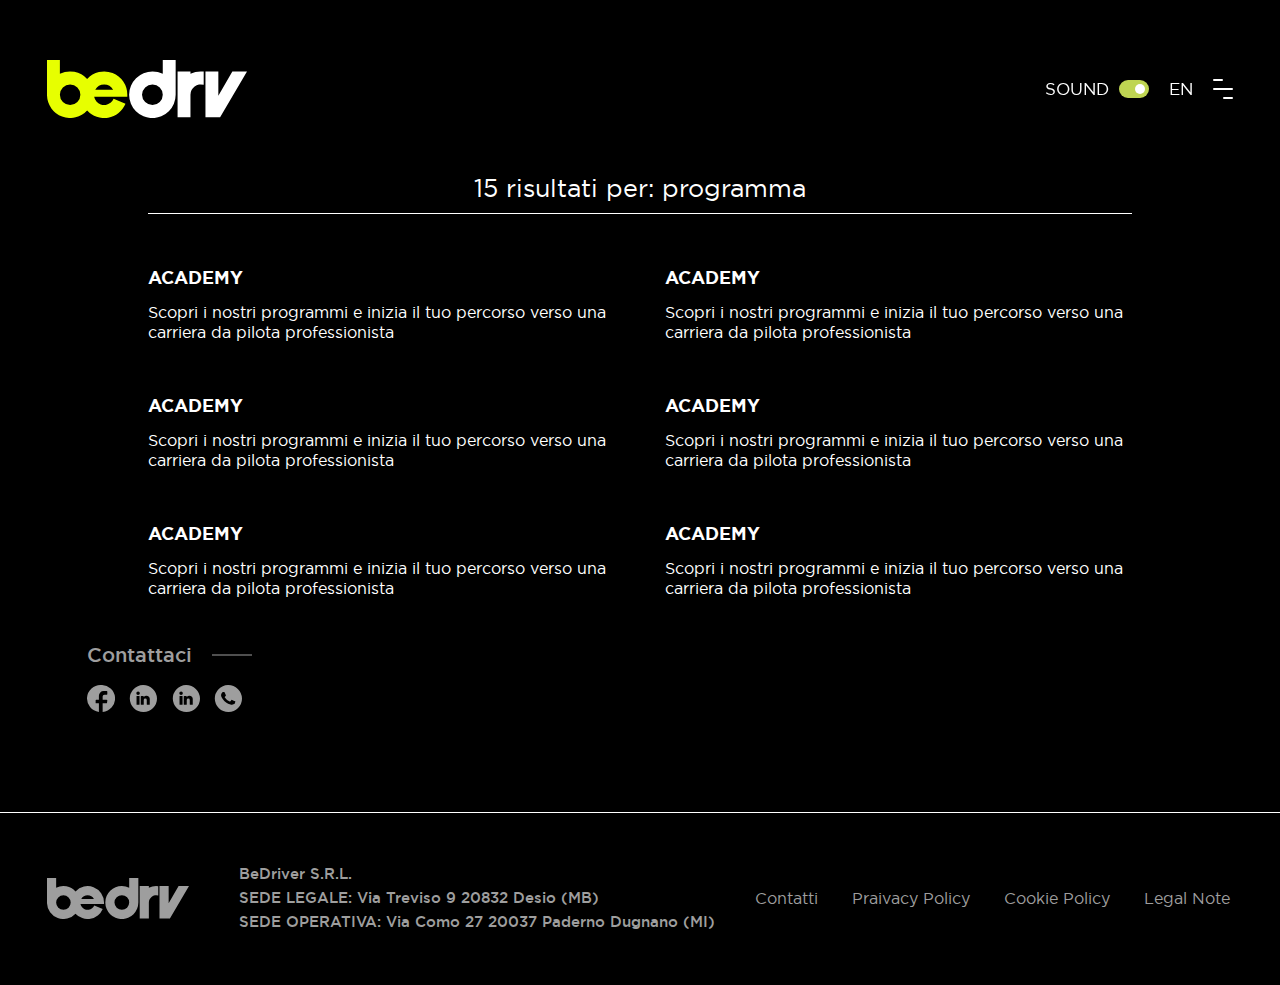
<file: ricerca-risulti.html>
<!doctype html>
<html lang="en">

<head>
    <meta charset="utf-8">
    <meta name="viewport" content="width=device-width, initial-scale=1">

    <!-- Link to the favicon -->
    <link rel="icon" href="assets/images/icon/favicon.png" type="image/x-icon">

    <title>BeDriver</title>
    <link rel="stylesheet" href="assets/css/bootstrap.min.css">
    <link rel="stylesheet" href="assets/css/fontawesome/fontawesome-pro.min.css">
    <link rel="stylesheet" href="assets/css/fonts/gotham-fonts.css">
    <link rel="stylesheet" href="assets/css/swiper-bundle.css">
    <link rel="stylesheet" href="assets/css/magnific-popup.css">
    <link rel="stylesheet" href="assets/css/select2.min.css">
    <link rel="stylesheet" href="assets/css/nice-select.css">
    <link rel="stylesheet" href="assets/css/scss/style.css">
    <link rel="stylesheet" href="assets/css/scss/responsive.css">
</head>

<body>
    <!-- header section start  -->
    <header>
        <div class="main-header transparent-header" id="main-header">
            <div class="container-fluid">
                <div class="header-flex">
                    <div class="logo-box">
                        <a href="#">
                            <img src="assets/images/logo.svg" alt="">
                        </a>
                    </div>
                    <div class="main-header-items">
                        <div class="header-items-flex">
                            <div class="single-item">
                                <div class="custom-switch-parent">
                                    <span>sound</span>
                                    <input type="checkbox" class="custom-switch" checked />
                                </div>
                            </div>
                            <div class="single-item">
                                <ul>
                                    <li>
                                        <a href="#">EN</a>
                                    </li>

                                </ul>
                            </div>
                            <div class="single-item">
                                <div class="sidebar-toggler-btn openButton">
                                    <span id="openButton">
                                        <span></span>
                                        <span></span>
                                        <span></span>
                                    </span>
                                </div>
                            </div>

                        </div>
                    </div>
                </div>
            </div>
        </div>
    </header>
    <!-- header section end  -->

    <!-- sidebar start from here  -->
    <div class="sidebar-main sidebar-hide" id="sidebar-main">
        <div class="sidebar-header">
            <div class="sidebar-header-flex">
                <div class="logo-box">
                    <a href="#">
                        <img src="assets/images/logo.svg" alt="">
                    </a>
                </div>
                <div class="right-items">
                    <div class="single-items">
                        <ul>
                            <li>
                                <a href="#">en</a>
                            </li>
                        </ul>
                    </div>
                    <div class="single-items">
                        <div class="search-btn">
                            <i class="fa-sharp fa-regular fa-magnifying-glass"></i>
                        </div>
                    </div>
                    <div class="single-items">
                        <div class="sidebar-close-btn">
                            <span id="closeBtn">
                                <span></span>
                                <span></span>
                                <span></span>
                            </span>
                        </div>
                    </div>
                </div>
            </div>
        </div>
        <div class="sidebar-links">
            <div class="top-items">
                <ul>
                    <li>
                        <a class="active" href="#">Homepage</a>
                    </li>
                    <li>
                        <a href="#">Officina</a>
                    </li>
                    <li>
                        <a href="#">Motorsport</a>
                    </li>
                    <li>
                        <a href="#">Academy - Driving experience</a>
                    </li>
                    <li>
                        <a href="#">Team Building & events</a>
                    </li>
                    <li>
                        <a href="#">Trasporti</a>
                    </li>
                    <li>
                        <a href="#">Fleet management</a>
                    </li>
                    <li>
                        <a href="#">Contatti</a>
                    </li>
                </ul>
            </div>
            <div class="bottom-items">

                <ul>

                    <li>
                        <a href="#">shop</a>
                    </li>
                    <li>
                        <a href="#">official club</a>
                    </li>
                    <li>
                        <a href="#">news</a>
                    </li>
                    <li>
                        <a href="#">azienda</a>
                    </li>
                </ul>
            </div>
        </div>
        <div class="sidebar-contact">
            <p>contattaci</p>
            <a href="#" target="_blank">
                <img src="assets/images/icon/Facebook.svg" alt="">
            </a>
            <a href="#" target="_blank">
                <img src="assets/images/icon/LinkedIn.svg" alt="">
            </a>
            <a href="#" target="_blank">
                <img src="assets/images/icon/LinkedIn.svg" alt="">
            </a>
            <a href="#" target="_blank">
                <img src="assets/images/icon/Tel.svg" alt="">
            </a>
        </div>
    </div>
    <!-- sidebar ends here  -->

    <main>
        <section class="ricerca-risulti-main">
            <div class="container-fluid">
                <div class="row justify-content-center">
                    <div class="col-xs-12 col-sm-12 col-md-12 col-lg-11 col-xl-10">
                        <div class="search-result-parent">
                            <div class="search-result-wrapper">
                                <div class="title-box">
                                    <h1>15 risultati per: programma</h1>
                                </div>
                                <div class="result-grid-parent">
                                    <div class="single-result">
                                        <h4>ACADEMY</h4>
                                        <p>Scopri i nostri programmi e inizia il tuo percorso verso una carriera da
                                            pilota professionista</p>
                                    </div>
                                    <div class="single-result">
                                        <h4>ACADEMY</h4>
                                        <p>Scopri i nostri programmi e inizia il tuo percorso verso una carriera da
                                            pilota professionista</p>
                                    </div>
                                    <div class="single-result">
                                        <h4>ACADEMY</h4>
                                        <p>Scopri i nostri programmi e inizia il tuo percorso verso una carriera da
                                            pilota professionista</p>
                                    </div>
                                    <div class="single-result">
                                        <h4>ACADEMY</h4>
                                        <p>Scopri i nostri programmi e inizia il tuo percorso verso una carriera da
                                            pilota professionista</p>
                                    </div>
                                    <div class="single-result">
                                        <h4>ACADEMY</h4>
                                        <p>Scopri i nostri programmi e inizia il tuo percorso verso una carriera da
                                            pilota professionista</p>
                                    </div>
                                    <div class="single-result">
                                        <h4>ACADEMY</h4>
                                        <p>Scopri i nostri programmi e inizia il tuo percorso verso una carriera da
                                            pilota professionista</p>
                                    </div>
                                </div>
                            </div>
                        </div>

                    </div>
                </div>
            </div>
            <div class="slider-contact">
                <p>contattaci</p>
                <a href="#" target="_blank">
                    <img src="assets/images/icon/Facebook.svg" alt="">
                </a>
                <a href="#" target="_blank">
                    <img src="assets/images/icon/LinkedIn.svg" alt="">
                </a>
                <a href="#" target="_blank">
                    <img src="assets/images/icon/LinkedIn.svg" alt="">
                </a>
                <a href="#" target="_blank">
                    <img src="assets/images/icon/Tel.svg" alt="">
                </a>
            </div>
        </section>

    </main>
    <!-- footer section start  -->
    <footer>
        <section class="footer-main">
            <div class="container-fluid">
                <div class="row justify-content-between align-items-center">
                    <div class="col-xs-12 col-sm-12 col-md-12 col-lg-12 col-xl-7 col-xxl-6">
                        <div class="footer-left-flex">
                            <div class="logo-box">
                                <a href="#">
                                    <img src="assets/images/logo-gray.svg" alt="">
                                </a>
                                <p>BeDriver S.r.l. </p>
                            </div>
                            <div class="contents">
                                <p>BeDriver S.r.l. </p>
                                <p> SEDE LEGALE: Via Treviso 9 20832 Desio (MB)</p>
                                <p> SEDE OPERATIVA: Via Como 27 20037 Paderno Dugnano (MI)</p>
                            </div>
                        </div>
                    </div>
                    <div class="col-xs-12 col-sm-12 col-md-12 col-lg-12 col-xl-5 col-xxl-6">
                        <div class="footer-links">
                            <ul>
                                <li>
                                    <a href="#">contatti</a>
                                </li>
                                <li>
                                    <a href="#">praivacy policy</a>
                                </li>
                                <li>
                                    <a href="#">cookie policy</a>
                                </li>
                                <li>
                                    <a href="#">legal note</a>
                                </li>
                            </ul>
                        </div>
                    </div>
                </div>
            </div>
        </section>
    </footer>
    <!-- header section end    -->

    <script src="assets/js/jquery-3.7.1.min.js"></script>
    <script src="assets/js/popper.min.js"></script>
    <script src="assets/js/bootstrap.min.js"></script>
    <script src="assets/js/swiper-bundle.js"></script>
    <script src="assets/js/magnific-popup.min.js"></script>
    <script src="assets/js/select2.min.js"></script>
    <script src="assets/js/jquery.nice-select.min.js"></script>
    <script src="assets/js/main.js"></script>

</body>
</file>
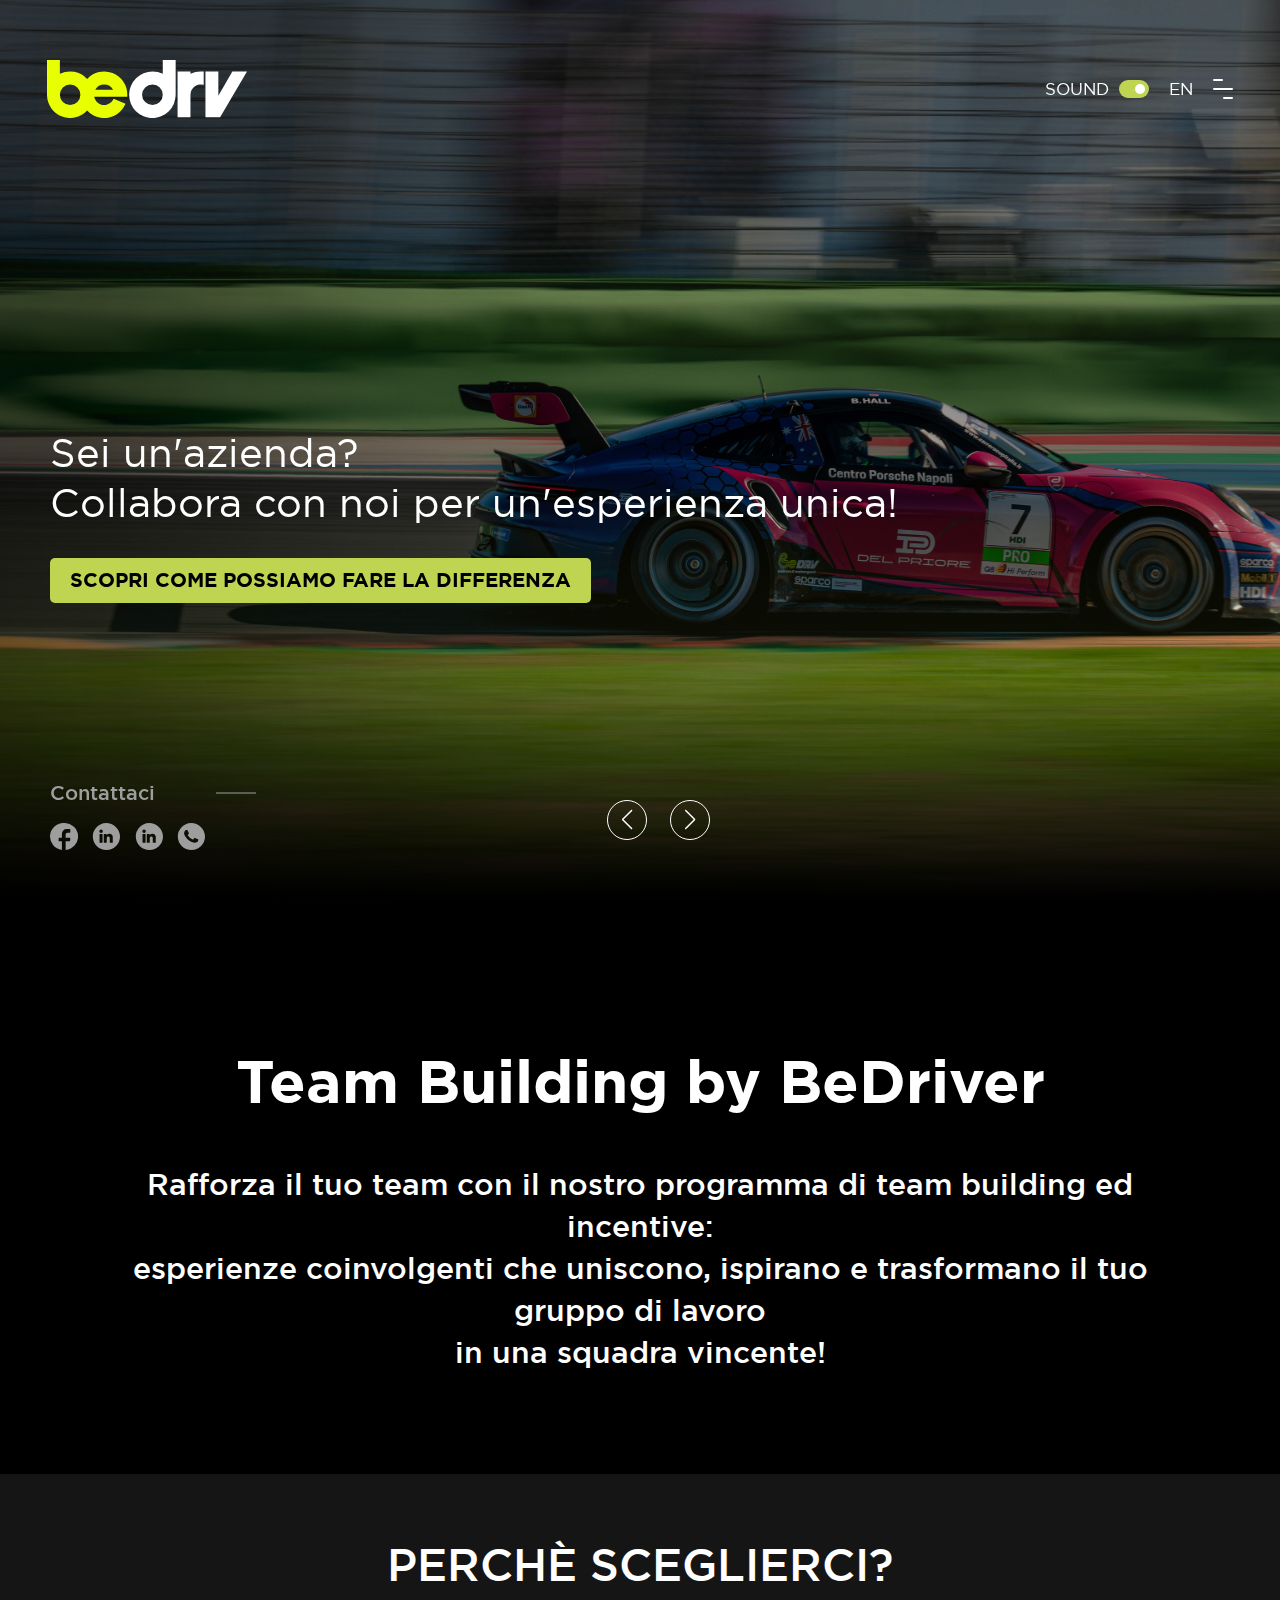
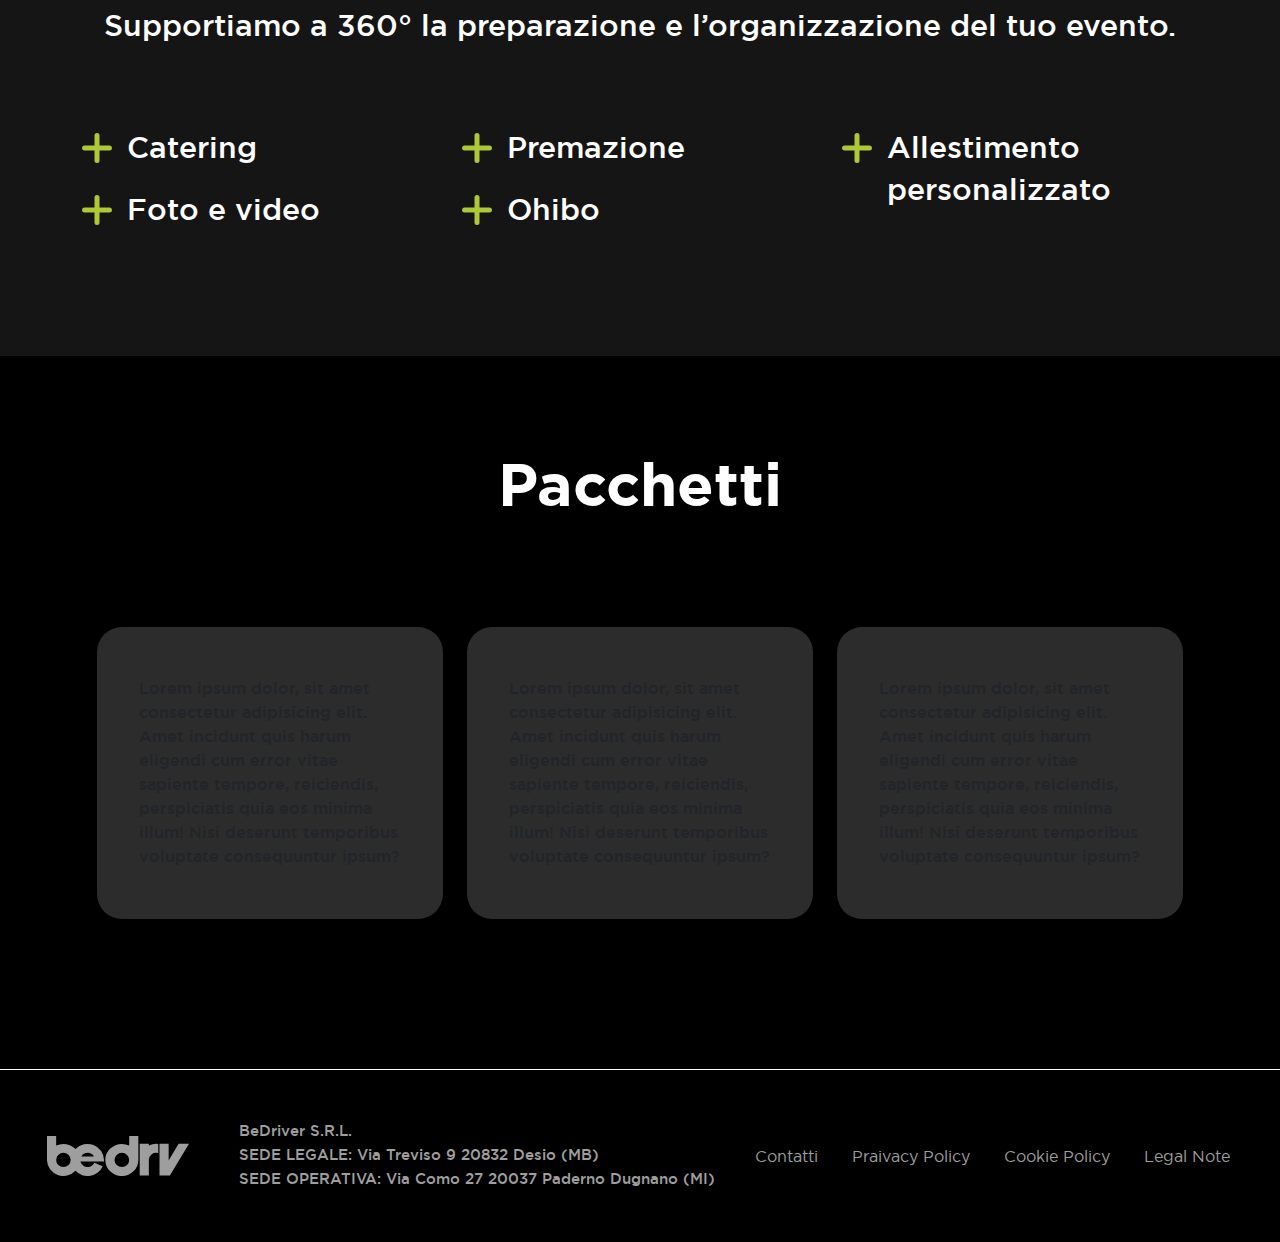
<file: team-events.html>
<!doctype html>
<html lang="en">

<head>
    <meta charset="utf-8">
    <meta name="viewport" content="width=device-width, initial-scale=1">

    <!-- Link to the favicon -->
    <link rel="icon" href="assets/images/icon/favicon.png" type="image/x-icon">

    <title>BeDriver</title>
    <link rel="stylesheet" href="assets/css/bootstrap.min.css">
    <link rel="stylesheet" href="assets/css/fontawesome/fontawesome-pro.min.css">
    <link rel="stylesheet" href="assets/css/fonts/gotham-fonts.css">
    <link rel="stylesheet" href="assets/css/swiper-bundle.css">
    <link rel="stylesheet" href="assets/css/magnific-popup.css">
    <link rel="stylesheet" href="assets/css/select2.min.css">
    <link rel="stylesheet" href="assets/css/nice-select.css">
    <link rel="stylesheet" href="assets/css/scss/style.css">
    <link rel="stylesheet" href="assets/css/scss/responsive.css">
</head>

<body>
    <!-- header section start  -->
    <header>
        <div class="main-header transparent-header" id="main-header">
            <div class="container-fluid">
                <div class="header-flex">
                    <div class="logo-box">
                        <a href="#">
                            <img src="assets/images/logo.svg" alt="">
                        </a>
                    </div>
                    <div class="main-header-items">
                        <div class="header-items-flex">
                            <div class="single-item">
                                <div class="custom-switch-parent">
                                    <span>sound</span>
                                    <input type="checkbox" class="custom-switch" checked />
                                </div>
                            </div>
                            <div class="single-item">
                                <ul>
                                    <li>
                                        <a href="#">EN</a>
                                    </li>

                                </ul>
                            </div>
                            <div class="single-item">
                                <div class="sidebar-toggler-btn openButton">
                                    <span id="openButton">
                                        <span></span>
                                        <span></span>
                                        <span></span>
                                    </span>
                                </div>
                            </div>

                        </div>
                    </div>
                </div>
            </div>
        </div>
    </header>
    <!-- header section end  -->

    <!-- sidebar start from here  -->
    <div class="sidebar-main sidebar-hide" id="sidebar-main">
        <div class="sidebar-header">
            <div class="sidebar-header-flex">
                <div class="logo-box">
                    <a href="#">
                        <img src="assets/images/logo.svg" alt="">
                    </a>
                </div>
                <div class="right-items">
                    <div class="single-items">
                        <ul>
                            <li>
                                <a href="#">en</a>
                            </li>
                        </ul>
                    </div>
                    <div class="single-items">
                        <div class="search-btn">
                            <i class="fa-sharp fa-regular fa-magnifying-glass"></i>
                        </div>
                    </div>
                    <div class="single-items">
                        <div class="sidebar-close-btn">
                            <span id="closeBtn">
                                <span></span>
                                <span></span>
                                <span></span>
                            </span>
                        </div>
                    </div>
                </div>
            </div>
        </div>
        <div class="sidebar-links">
            <div class="top-items">
                <ul>
                    <li>
                        <a class="active" href="#">Homepage</a>
                    </li>
                    <li>
                        <a href="#">Officina</a>
                    </li>
                    <li>
                        <a href="#">Motorsport</a>
                    </li>
                    <li>
                        <a href="#">Academy - Driving experience</a>
                    </li>
                    <li>
                        <a href="#">Team Building & events</a>
                    </li>
                    <li>
                        <a href="#">Trasporti</a>
                    </li>
                    <li>
                        <a href="#">Fleet management</a>
                    </li>
                    <li>
                        <a href="#">Contatti</a>
                    </li>
                </ul>
            </div>
            <div class="bottom-items">

                <ul>

                    <li>
                        <a href="#">shop</a>
                    </li>
                    <li>
                        <a href="#">official club</a>
                    </li>
                    <li>
                        <a href="#">news</a>
                    </li>
                    <li>
                        <a href="#">azienda</a>
                    </li>
                </ul>
            </div>
        </div>
        <div class="sidebar-contact">
            <p>contattaci</p>
            <a href="#" target="_blank">
                <img src="assets/images/icon/Facebook.svg" alt="">
            </a>
            <a href="#" target="_blank">
                <img src="assets/images/icon/LinkedIn.svg" alt="">
            </a>
            <a href="#" target="_blank">
                <img src="assets/images/icon/LinkedIn.svg" alt="">
            </a>
            <a href="#" target="_blank">
                <img src="assets/images/icon/Tel.svg" alt="">
            </a>
        </div>
    </div>
    <!-- sidebar ends here  -->

    <main>
        <!-- teamevents slider start from here  -->
        <section class="home-slider-main teamevents-slider-main">
            <div class="swiper home-slider">
                <div class="swiper-wrapper">
                    <div class="swiper-slide">
                        <div class="slide-bg" style="background: url(assets/images/team/tb.png);">
                            <div class="slider-content-box">
                                <div class="centerd">
                                    <h2>Sei un'azienda? <br> Collabora con noi per un'esperienza unica!</h2>
                                    <a href="#">scopri come possiamo fare la differenza</a>
                                </div>
                            </div>
                        </div>
                    </div>
                    <div class="swiper-slide">
                        <div class="slide-bg" style="background: url(assets/images/team/tb.png);">
                            <div class="slider-content-box">
                                <div class="centerd">
                                    <h2>Sei un'azienda? <br> Collabora con noi per un'esperienza unica! sss</h2>
                                    <a href="#">scopri come possiamo fare la differenza</a>
                                </div>
                            </div>
                        </div>
                    </div>
                    <div class="swiper-slide">
                        <div class="slide-bg" style="background: url(assets/images/team/tb.png);">
                            <div class="slider-content-box">
                                <div class="centerd">
                                    <h2>Sei un'azienda? <br> Collabora con noi per un'esperienza unica! ttt</h2>
                                    <a href="#">scopri come possiamo fare la differenza</a>
                                </div>
                            </div>
                        </div>
                    </div>
                </div>
                <div class="swiper-button-prev"></div>
                <div class="swiper-button-next"></div>
            </div>
            <div class="slider-contact">
                <p>contattaci</p>
                <a href="#" target="_blank">
                    <img src="assets/images/icon/Facebook.svg" alt="">
                </a>
                <a href="#" target="_blank">
                    <img src="assets/images/icon/LinkedIn.svg" alt="">
                </a>
                <a href="#" target="_blank">
                    <img src="assets/images/icon/LinkedIn.svg" alt="">
                </a>
                <a href="#" target="_blank">
                    <img src="assets/images/icon/Tel.svg" alt="">
                </a>
            </div>
            <div class="slider-sound-switch">
                <div class="custom-switch-parent">
                    <span>sound</span>
                    <input type="checkbox" class="custom-switch" />
                </div>
            </div>
        </section>
        <!-- teamevents slider ends here  -->

        <section class="team-driver-main">
            <div class="container-fluid">
                <div class="row">
                    <div class="col-xs-12 col-sm-12 col-md-12 col-lg-12">
                        <div class="title-box">
                            <h3>Team Building by BeDriver</h3>
                            <p>Rafforza il tuo team con il nostro programma di team building ed incentive: <br>
                                esperienze coinvolgenti che uniscono, ispirano e trasformano il tuo gruppo di lavoro
                                <br> in una squadra vincente!
                            </p>
                        </div>
                    </div>
                </div>
            </div>
        </section>
        <section class="perche-sceglierci-main">
            <div class="container">
                <div class="row">
                    <div class="col-xs-12 col-sm-12 col-md-12 col-lg-12">
                        <div class="title-box">
                            <h3>PERCHÈ SCEGLIERCI?</h3>
                            <p>Supportiamo a 360° la preparazione e l’organizzazione del tuo evento.</p>
                        </div>
                    </div>
                </div>
                <div class="row">
                    <div class="col-xs-12 col-sm-12 col-md-6 col-lg-4">
                        <div class="accordion accordion-flush" id="accordion1">
                            <div class="accordion-item">
                                <h2 class="accordion-header">
                                    <button class="accordion-button collapsed" type="button" data-bs-toggle="collapse"
                                        data-bs-target="#catering" aria-expanded="false" aria-controls="catering">
                                        Catering
                                    </button>
                                </h2>
                                <div id="catering" class="accordion-collapse collapse" data-bs-parent="#accordion1">
                                    <div class="accordion-body">
                                        Coffe break, pranzo e cena
                                    </div>
                                </div>
                            </div>

                            <div class="accordion-item">
                                <h2 class="accordion-header">
                                    <button class="accordion-button collapsed" type="button" data-bs-toggle="collapse"
                                        data-bs-target="#foto-video" aria-expanded="false" aria-controls="foto-video">
                                        Foto e video
                                    </button>
                                </h2>
                                <div id="foto-video" class="accordion-collapse collapse" data-bs-parent="#accordion1">
                                    <div class="accordion-body">
                                        Materiale media per raccogliere i momenti piu indimenticabili
                                    </div>
                                </div>
                            </div>

                        </div>
                    </div>
                    <div class="col-xs-12 col-sm-12 col-md-6 col-lg-4">
                        <div class="accordion accordion-flush" id="accordion2">

                            <div class="accordion-item">
                                <h2 class="accordion-header">
                                    <button class="accordion-button collapsed" type="button" data-bs-toggle="collapse"
                                        data-bs-target="#premazione" aria-expanded="false" aria-controls="premazione">
                                        Premazione
                                    </button>
                                </h2>
                                <div id="premazione" class="accordion-collapse collapse" data-bs-parent="#aaccordion2">
                                    <div class="accordion-body">
                                        Trofei e medaglie per celebrare i risultati ottenuti e premiare i parteciapanti
                                    </div>
                                </div>
                            </div>

                            <div class="accordion-item">
                                <h2 class="accordion-header">
                                    <button class="accordion-button collapsed" type="button" data-bs-toggle="collapse"
                                        data-bs-target="#ohibo" aria-expanded="false" aria-controls="ohibo">
                                        Ohibo
                                    </button>
                                </h2>
                                <div id="ohibo" class="accordion-collapse collapse" data-bs-parent="#aaccordion2">
                                    <div class="accordion-body">
                                        Marichio BeDriver ches si occupa del coordianaento e della realizzazione
                                        dell'evento
                                    </div>
                                </div>
                            </div>
                        </div>
                    </div>
                    <div class="col-xs-12 col-sm-12 col-md-6 col-lg-4">
                        <div class="accordion accordion-flush" id="accordion3">
                            <div class="accordion-item">
                                <h2 class="accordion-header">
                                    <button class="accordion-button collapsed" type="button" data-bs-toggle="collapse"
                                        data-bs-target="#allestimento" aria-expanded="false"
                                        aria-controls="allestimento">
                                        Allestimento personalizzato
                                    </button>
                                </h2>
                                <div id="allestimento" class="accordion-collapse collapse" data-bs-parent="#accordion3">
                                    <div class="accordion-body">
                                        Studio logo per envento, gadget, commemorativi, e grafiche
                                    </div>
                                </div>
                            </div>
                        </div>
                    </div>

                </div>
            </div>
        </section>
        <section class="paccheti-main">
            <div class="container-fluid">
                <div class="row">
                    <div class="col-xs-12 col-sm-12 col-md-12 col-lg-12">
                        <div class="title-box">
                            <h3>Pacchetti</h3>
                        </div>
                    </div>
                </div>
                <div class="row">
                    <div class="col-xs-12 col-sm-12 col-md-4 col-lg-4">
                        <div class="paccheti-single-box">
                            Lorem ipsum dolor, sit amet consectetur adipisicing elit. Amet incidunt quis harum eligendi
                            cum error vitae sapiente tempore, reiciendis, perspiciatis quia eos minima illum! Nisi
                            deserunt temporibus voluptate consequuntur ipsum?
                        </div>
                    </div>
                    <div class="col-xs-12 col-sm-12 col-md-4 col-lg-4">
                        <div class="paccheti-single-box">
                            Lorem ipsum dolor, sit amet consectetur adipisicing elit. Amet incidunt quis harum eligendi
                            cum error vitae sapiente tempore, reiciendis, perspiciatis quia eos minima illum! Nisi
                            deserunt temporibus voluptate consequuntur ipsum?
                        </div>
                    </div>
                    <div class="col-xs-12 col-sm-12 col-md-4 col-lg-4">
                        <div class="paccheti-single-box">
                            Lorem ipsum dolor, sit amet consectetur adipisicing elit. Amet incidunt quis harum eligendi
                            cum error vitae sapiente tempore, reiciendis, perspiciatis quia eos minima illum! Nisi
                            deserunt temporibus voluptate consequuntur ipsum?
                        </div>
                    </div>
                </div>
            </div>
        </section>
    </main>



    <!-- footer section start  -->
    <footer>
        <section class="footer-main">
            <div class="container-fluid">
                <div class="row justify-content-between align-items-center">
                    <div class="col-xs-12 col-sm-12 col-md-12 col-lg-12 col-xl-7 col-xxl-6">
                        <div class="footer-left-flex">
                            <div class="logo-box">
                                <a href="#">
                                    <img src="assets/images/logo-gray.svg" alt="">
                                </a>
                                <p>BeDriver S.r.l. </p>
                            </div>
                            <div class="contents">
                                <p>BeDriver S.r.l. </p>
                                <p> SEDE LEGALE: Via Treviso 9 20832 Desio (MB)</p>
                                <p> SEDE OPERATIVA: Via Como 27 20037 Paderno Dugnano (MI)</p>
                            </div>
                        </div>
                    </div>
                    <div class="col-xs-12 col-sm-12 col-md-12 col-lg-12 col-xl-5 col-xxl-6">
                        <div class="footer-links">
                            <ul>
                                <li>
                                    <a href="#">contatti</a>
                                </li>
                                <li>
                                    <a href="#">praivacy policy</a>
                                </li>
                                <li>
                                    <a href="#">cookie policy</a>
                                </li>
                                <li>
                                    <a href="#">legal note</a>
                                </li>
                            </ul>
                        </div>
                    </div>
                </div>
            </div>
        </section>
    </footer>
    <!-- header section end    -->

    <script src="assets/js/jquery-3.7.1.min.js"></script>
    <script src="assets/js/popper.min.js"></script>
    <script src="assets/js/bootstrap.min.js"></script>
    <script src="assets/js/swiper-bundle.js"></script>
    <script src="assets/js/magnific-popup.min.js"></script>
    <script src="assets/js/select2.min.js"></script>
    <script src="assets/js/jquery.nice-select.min.js"></script>
    <script src="assets/js/main.js"></script>

</body>
</file>
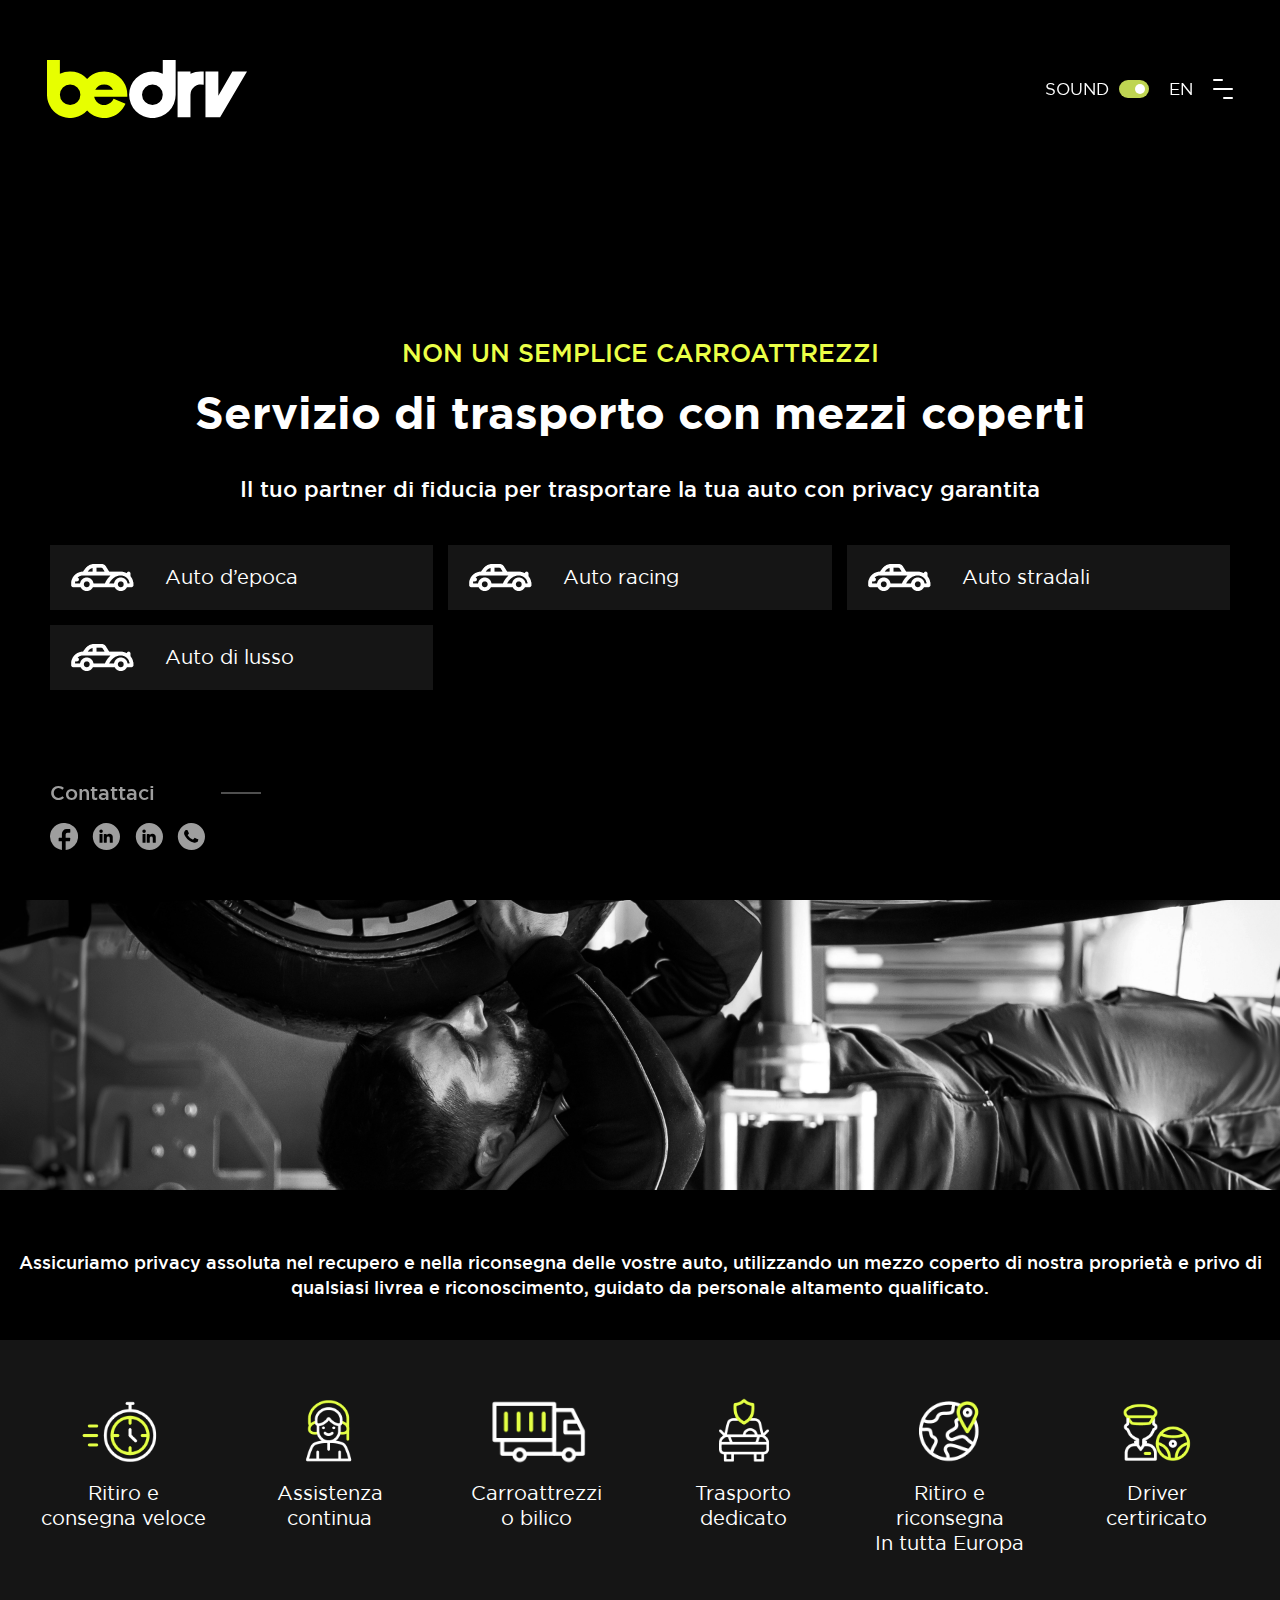
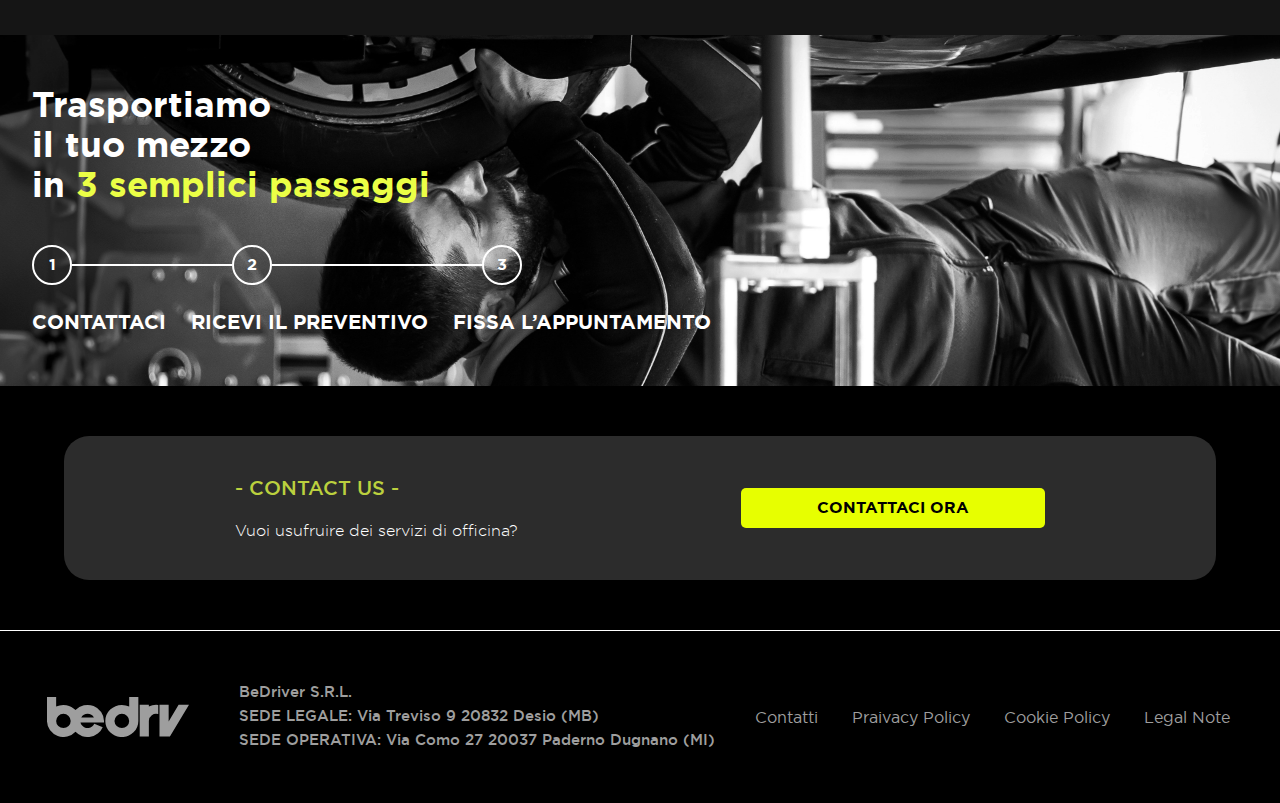
<file: transporti.html>
<!doctype html>
<html lang="en">

<head>
    <meta charset="utf-8">
    <meta name="viewport" content="width=device-width, initial-scale=1">

    <!-- Link to the favicon -->
    <link rel="icon" href="assets/images/icon/favicon.png" type="image/x-icon">

    <title>BeDriver</title>
    <link rel="stylesheet" href="assets/css/bootstrap.min.css">
    <link rel="stylesheet" href="assets/css/fontawesome/fontawesome-pro.min.css">
    <link rel="stylesheet" href="assets/css/fonts/gotham-fonts.css">
    <link rel="stylesheet" href="assets/css/swiper-bundle.css">
    <link rel="stylesheet" href="assets/css/magnific-popup.css">
    <link rel="stylesheet" href="assets/css/select2.min.css">
    <link rel="stylesheet" href="assets/css/nice-select.css">
    <link rel="stylesheet" href="assets/css/scss/style.css">
    <link rel="stylesheet" href="assets/css/scss/responsive.css">
</head>

<body>
    <!-- header section start  -->
    <header>
        <div class="main-header transparent-header" id="main-header">
            <div class="container-fluid">
                <div class="header-flex">
                    <div class="logo-box">
                        <a href="#">
                            <img src="assets/images/logo.svg" alt="">
                        </a>
                    </div>
                    <div class="main-header-items">
                        <div class="header-items-flex">
                            <div class="single-item">
                                <div class="custom-switch-parent">
                                    <span>sound</span>
                                    <input type="checkbox" class="custom-switch" checked />
                                </div>
                            </div>
                            <div class="single-item">
                                <ul>
                                    <li>
                                        <a href="#">EN</a>
                                    </li>

                                </ul>
                            </div>
                            <div class="single-item">
                                <div class="sidebar-toggler-btn openButton">
                                    <span id="openButton">
                                        <span></span>
                                        <span></span>
                                        <span></span>
                                    </span>
                                </div>
                            </div>

                        </div>
                    </div>
                </div>
            </div>
        </div>
    </header>
    <!-- header section end  -->

    <!-- sidebar start from here  -->
    <div class="sidebar-main sidebar-hide" id="sidebar-main">
        <div class="sidebar-header">
            <div class="sidebar-header-flex">
                <div class="logo-box">
                    <a href="#">
                        <img src="assets/images/logo.svg" alt="">
                    </a>
                </div>
                <div class="right-items">
                    <div class="single-items">
                        <ul>
                            <li>
                                <a href="#">en</a>
                            </li>
                        </ul>
                    </div>
                    <div class="single-items">
                        <div class="search-btn">
                            <i class="fa-sharp fa-regular fa-magnifying-glass"></i>
                        </div>
                    </div>
                    <div class="single-items">
                        <div class="sidebar-close-btn">
                            <span id="closeBtn">
                                <span></span>
                                <span></span>
                                <span></span>
                            </span>
                        </div>
                    </div>
                </div>
            </div>
        </div>
        <div class="sidebar-links">
            <div class="top-items">
                <ul>
                    <li>
                        <a class="active" href="#">Homepage</a>
                    </li>
                    <li>
                        <a href="#">Officina</a>
                    </li>
                    <li>
                        <a href="#">Motorsport</a>
                    </li>
                    <li>
                        <a href="#">Academy - Driving experience</a>
                    </li>
                    <li>
                        <a href="#">Team Building & events</a>
                    </li>
                    <li>
                        <a href="#">Trasporti</a>
                    </li>
                    <li>
                        <a href="#">Fleet management</a>
                    </li>
                    <li>
                        <a href="#">Contatti</a>
                    </li>
                </ul>
            </div>
            <div class="bottom-items">

                <ul>

                    <li>
                        <a href="#">shop</a>
                    </li>
                    <li>
                        <a href="#">official club</a>
                    </li>
                    <li>
                        <a href="#">news</a>
                    </li>
                    <li>
                        <a href="#">azienda</a>
                    </li>
                </ul>
            </div>
        </div>
        <div class="sidebar-contact">
            <p>contattaci</p>
            <a href="#" target="_blank">
                <img src="assets/images/icon/Facebook.svg" alt="">
            </a>
            <a href="#" target="_blank">
                <img src="assets/images/icon/LinkedIn.svg" alt="">
            </a>
            <a href="#" target="_blank">
                <img src="assets/images/icon/LinkedIn.svg" alt="">
            </a>
            <a href="#" target="_blank">
                <img src="assets/images/icon/Tel.svg" alt="">
            </a>
        </div>
    </div>
    <!-- sidebar ends here  -->

    <main>
        <!-- officina slider start from here  -->
        <section class="home-slider-main officina-main transporti-slider-main">

            <div class="slider-content-box">
                <div class="centerd">
                    <h5>NON UN SEMPLICE CARROATTREZZI</h5>
                    <h1>Servizio di trasporto con mezzi coperti</h1>
                    <h6> Il tuo partner di fiducia per trasportare la tua auto con privacy garantita</h6>
                    <div class="card-grid-parent">
                        <div class="single-car-box">
                            <div class="icon">
                                <img src="assets/images/transporti/car.png" alt="">
                            </div>
                            <div class="title">Auto d’epoca</div>
                        </div>
                        <div class="single-car-box">
                            <div class="icon">
                                <img src="assets/images/transporti/car.png" alt="">
                            </div>
                            <div class="title">Auto racing</div>
                        </div>
                        <div class="single-car-box">
                            <div class="icon">
                                <img src="assets/images/transporti/car.png" alt="">
                            </div>
                            <div class="title">Auto stradali</div>
                        </div>
                        <div class="single-car-box">
                            <div class="icon">
                                <img src="assets/images/transporti/car.png" alt="">
                            </div>
                            <div class="title">Auto di lusso</div>
                        </div>

                    </div>
                </div>
            </div>

            <div class="slider-contact">
                <p>contattaci</p>
                <a href="#" target="_blank">
                    <img src="assets/images/icon/Facebook.svg" alt="">
                </a>
                <a href="#" target="_blank">
                    <img src="assets/images/icon/LinkedIn.svg" alt="">
                </a>
                <a href="#" target="_blank">
                    <img src="assets/images/icon/LinkedIn.svg" alt="">
                </a>
                <a href="#" target="_blank">
                    <img src="assets/images/icon/Tel.svg" alt="">
                </a>
            </div>
        </section>
        <!-- officina slider ends here  -->

        <!--be drive garage start from here  -->

        <section class="bdrive-garage-main transport-banner-main"
            data-background="assets/images/officina/garage_header.png">

        </section>

        <!--be drive garage ends here  -->

        <!--private service first one start from here  -->

        <section class="private-service-main first-service-main py-150">
            <div class="container-fluid">
                <div class="row">
                    <div class="col-xs-12 col-sm-12 col-md-12 col-lg-12">
                        <div class="title-box">

                            <p> Assicuriamo privacy assoluta nel recupero e nella riconsegna delle vostre auto, <br>
                                utilizzando un mezzo coperto di nostra proprietà e privo di qualsiasi livrea e <br>
                                riconoscimento, guidato da personale altamento qualificato.</p>
                        </div>
                    </div>
                </div>
            </div>

        </section>

        <!--private service first ends here  -->

        <!-- perche icon section start  -->

        <section class="perche-icon-main">
            <div class="container-fluid">
                <div class="row">
                    <div class="col-xs-12 col-sm-12 col-md-4 col-lg-3 col-xl-2">
                        <div class="icon-wrapper">
                            <div class="icon">
                                <img src="assets/images/transporti/1.png" alt="">
                            </div>
                            <div class="title">Ritiro e <br> consegna veloce</div>
                        </div>
                    </div>
                    <div class="col-xs-12 col-sm-12 col-md-4 col-lg-3 col-xl-2">
                        <div class="icon-wrapper">
                            <div class="icon">
                                <img src="assets/images/transporti/2.png" alt="">
                            </div>
                            <div class="title">Assistenza <br> continua</div>
                        </div>
                    </div>
                    <div class="col-xs-12 col-sm-12 col-md-4 col-lg-3 col-xl-2">
                        <div class="icon-wrapper">
                            <div class="icon">
                                <img src="assets/images/transporti/3.png" alt="">
                            </div>
                            <div class="title">Carroattrezzi <br> o bilico</div>
                        </div>
                    </div>
                    <div class="col-xs-12 col-sm-12 col-md-4 col-lg-3 col-xl-2">
                        <div class="icon-wrapper">
                            <div class="icon">
                                <img src="assets/images/transporti/4.png" alt="">
                            </div>
                            <div class="title">Trasporto <br> dedicato</div>
                        </div>
                    </div>
                    <div class="col-xs-12 col-sm-12 col-md-4 col-lg-3 col-xl-2">
                        <div class="icon-wrapper">
                            <div class="icon">
                                <img src="assets/images/transporti/5.png" alt="">
                            </div>
                            <div class="title">Ritiro e riconsegna <br> In tutta Europa</div>
                        </div>
                    </div>
                    <div class="col-xs-12 col-sm-12 col-md-4 col-lg-3 col-xl-2">
                        <div class="icon-wrapper">
                            <div class="icon">
                                <img src="assets/images/transporti/6.png" alt="">
                            </div>
                            <div class="title">Driver <br> certiricato</div>
                        </div>
                    </div>
                </div>
            </div>
        </section>

        <!-- perche icon section ends -->

        <section class="transportiamo-main" data-background="assets/images/officina/garage_header.png">
            <div class="container-fluid">
                <div class="row">
                    <div class="col-xs-12 col-sm-12 col-md-12 col-lg-12">
                        <div class="title-box">
                            <h3>Trasportiamo <br> il tuo mezzo <br> in <span>3 semplici passaggi</span></h3>
                        </div>
                        <div class="round-point-parent">
                            <div class="round-wrapper">
                                <div class="single-round">
                                    <div class="number">1</div>
                                </div>
                                <div class="single-round">
                                    <div class="number">2</div>
                                </div>
                                <div class="single-round">
                                    <div class="number">3</div>
                                </div>
                            </div>
                            <span class="single-point">CONTATTACI</span>
                            <span class="single-point">RICEVI IL PREVENTIVO</span>
                            <span class="single-point">FISSA L’APPUNTAMENTO</span>
                        </div>
                    </div>
                </div>
            </div>
        </section>

        <!-- officina contact start  -->

        <section class="officina-contact-main motorsport-contact-main">
            <div class="container-fluid">
                <div class="row justify-content-center">
                    <div class="col-xs-12 col-sm-12 col-md-12 col-lg-9">
                        <div class="contact-flex">
                            <div class="title-box">
                                <h5>- CONTACT US -</h5>
                                <p>Vuoi usufruire dei servizi di officina?</p>
                            </div>
                            <div class="btn-box">
                                <a href="#">contattaci ora</a>
                            </div>
                        </div>
                    </div>
                </div>
            </div>
        </section>

        <!-- officina contact end -->



    </main>
    <!-- footer section start  -->
    <footer>
        <section class="footer-main">
            <div class="container-fluid">
                <div class="row justify-content-between align-items-center">
                    <div class="col-xs-12 col-sm-12 col-md-12 col-lg-12 col-xl-7 col-xxl-6">
                        <div class="footer-left-flex">
                            <div class="logo-box">
                                <a href="#">
                                    <img src="assets/images/logo-gray.svg" alt="">
                                </a>
                                <p>BeDriver S.r.l. </p>
                            </div>
                            <div class="contents">
                                <p>BeDriver S.r.l. </p>
                                <p> SEDE LEGALE: Via Treviso 9 20832 Desio (MB)</p>
                                <p> SEDE OPERATIVA: Via Como 27 20037 Paderno Dugnano (MI)</p>
                            </div>
                        </div>
                    </div>
                    <div class="col-xs-12 col-sm-12 col-md-12 col-lg-12 col-xl-5 col-xxl-6">
                        <div class="footer-links">
                            <ul>
                                <li>
                                    <a href="#">contatti</a>
                                </li>
                                <li>
                                    <a href="#">praivacy policy</a>
                                </li>
                                <li>
                                    <a href="#">cookie policy</a>
                                </li>
                                <li>
                                    <a href="#">legal note</a>
                                </li>
                            </ul>
                        </div>
                    </div>
                </div>
            </div>
        </section>
    </footer>
    <!-- header section end    -->

    <script src="assets/js/jquery-3.7.1.min.js"></script>
    <script src="assets/js/popper.min.js"></script>
    <script src="assets/js/bootstrap.min.js"></script>
    <script src="assets/js/swiper-bundle.js"></script>
    <script src="assets/js/magnific-popup.min.js"></script>
    <script src="assets/js/select2.min.js"></script>
    <script src="assets/js/jquery.nice-select.min.js"></script>
    <script src="assets/js/main.js"></script>

</body>
</file>
<file: assets/css/fonts/gotham-fonts.css>
/*! Generated by Font Squirrel (https://www.fontsquirrel.com) on November 27, 2024 */



@font-face {
    font-family: 'gothambold';
    src: url('gotham_bold-webfont.woff2') format('woff2'),
        url('gotham_bold-webfont.woff') format('woff');
    font-weight: normal;
    font-style: normal;

}




@font-face {
    font-family: 'gothambook';
    src: url('gotham_book-webfont.woff2') format('woff2'),
        url('gotham_book-webfont.woff') format('woff');
    font-weight: normal;
    font-style: normal;

}




@font-face {
    font-family: 'gothammedium';
    src: url('gotham_medium-webfont.woff2') format('woff2'),
        url('gotham_medium-webfont.woff') format('woff');
    font-weight: normal;
    font-style: normal;

}

@font-face {
    font-family: 'gothamlight';
    src: url('gotham_light-webfont.woff2') format('woff2'),
        url('gotham_light-webfont.woff') format('woff');
    font-weight: normal;
    font-style: normal;

}
</file>
<file: assets/css/nice-select.css>
.nice-select {
  -webkit-tap-highlight-color: transparent;
  background-color: #fff;
  border-radius: 5px;
  border: solid 1px #e8e8e8;
  box-sizing: border-box;
  clear: both;
  cursor: pointer;
  display: block;
  float: left;
  font-family: inherit;
  font-size: 14px;
  font-weight: normal;
  height: 42px;
  line-height: 40px;
  outline: none;
  padding-left: 18px;
  padding-right: 30px;
  position: relative;
  text-align: left !important;
  -webkit-transition: all 0.2s ease-in-out;
  transition: all 0.2s ease-in-out;
  -webkit-user-select: none;
     -moz-user-select: none;
      -ms-user-select: none;
          user-select: none;
  white-space: nowrap;
  width: auto; }
  .nice-select:hover {
    border-color: #dbdbdb; }
  .nice-select:active, .nice-select.open, .nice-select:focus {
    border-color: #999; }
  .nice-select:after {
    border-bottom: 2px solid #999;
    border-right: 2px solid #999;
    content: '';
    display: block;
    height: 5px;
    margin-top: -4px;
    pointer-events: none;
    position: absolute;
    right: 12px;
    top: 50%;
    -webkit-transform-origin: 66% 66%;
        -ms-transform-origin: 66% 66%;
            transform-origin: 66% 66%;
    -webkit-transform: rotate(45deg);
        -ms-transform: rotate(45deg);
            transform: rotate(45deg);
    -webkit-transition: all 0.15s ease-in-out;
    transition: all 0.15s ease-in-out;
    width: 5px; }
  .nice-select.open:after {
    -webkit-transform: rotate(-135deg);
        -ms-transform: rotate(-135deg);
            transform: rotate(-135deg); }
  .nice-select.open .list {
    opacity: 1;
    pointer-events: auto;
    -webkit-transform: scale(1) translateY(0);
        -ms-transform: scale(1) translateY(0);
            transform: scale(1) translateY(0); }
  .nice-select.disabled {
    border-color: #ededed;
    color: #999;
    pointer-events: none; }
    .nice-select.disabled:after {
      border-color: #cccccc; }
  .nice-select.wide {
    width: 100%; }
    .nice-select.wide .list {
      left: 0 !important;
      right: 0 !important; }
  .nice-select.right {
    float: right; }
    .nice-select.right .list {
      left: auto;
      right: 0; }
  .nice-select.small {
    font-size: 12px;
    height: 36px;
    line-height: 34px; }
    .nice-select.small:after {
      height: 4px;
      width: 4px; }
    .nice-select.small .option {
      line-height: 34px;
      min-height: 34px; }
  .nice-select .list {
    background-color: #fff;
    border-radius: 5px;
    box-shadow: 0 0 0 1px rgba(68, 68, 68, 0.11);
    box-sizing: border-box;
    margin-top: 4px;
    opacity: 0;
    overflow: hidden;
    padding: 0;
    pointer-events: none;
    position: absolute;
    top: 100%;
    left: 0;
    -webkit-transform-origin: 50% 0;
        -ms-transform-origin: 50% 0;
            transform-origin: 50% 0;
    -webkit-transform: scale(0.75) translateY(-21px);
        -ms-transform: scale(0.75) translateY(-21px);
            transform: scale(0.75) translateY(-21px);
    -webkit-transition: all 0.2s cubic-bezier(0.5, 0, 0, 1.25), opacity 0.15s ease-out;
    transition: all 0.2s cubic-bezier(0.5, 0, 0, 1.25), opacity 0.15s ease-out;
    z-index: 9; }
    .nice-select .list:hover .option:not(:hover) {
      background-color: transparent !important; }
  .nice-select .option {
    cursor: pointer;
    font-weight: 400;
    line-height: 40px;
    list-style: none;
    min-height: 40px;
    outline: none;
    padding-left: 18px;
    padding-right: 29px;
    text-align: left;
    -webkit-transition: all 0.2s;
    transition: all 0.2s; }
    .nice-select .option:hover, .nice-select .option.focus, .nice-select .option.selected.focus {
      background-color: #f6f6f6; }
    .nice-select .option.selected {
      font-weight: bold; }
    .nice-select .option.disabled {
      background-color: transparent;
      color: #999;
      cursor: default; }

.no-csspointerevents .nice-select .list {
  display: none; }

.no-csspointerevents .nice-select.open .list {
  display: block; }
</file>
<file: assets/css/scss/style.css>
@import url("https://fonts.cdnfonts.com/css/helvetica-neue-55");
@keyframes stroke-fill {
  0% {
    opacity: 0;
    -webkit-text-stroke-color: transparent;
  }
  100% {
    opacity: 1;
    -webkit-text-stroke-color: white;
  }
}
.vc_column-inner {
  padding-left: 0 !important;
  padding-right: 0 !important;
}

.odometer-inside span.odometer-digit:last-child {
  padding-right: 5px;
}

html {
  scroll-padding-top: 100px;
}

body {
  margin: 0px auto;
  padding: 0;
  box-sizing: border-box;
  max-width: 2550px;
  scroll-behavior: smooth;
  font-family: "gothammedium";
  background: #000000;
}

* {
  margin: 0;
  padding: 0;
}

ul {
  list-style-type: none;
  margin: 0;
  padding: 0;
}
ul li {
  list-style-type: none;
}

a {
  text-decoration: none;
}

img {
  max-width: 100%;
}

/* ========================================== */
/* header section start here   */
/* ========================================== */
header {
  transition: 0.2s all;
}
header .main-header {
  transition: 0.2s all;
  padding: 62px 85px 40px 85px;
}
header .main-header .logo-box {
  width: 200px;
}
header .main-header .logo-box img {
  max-width: 100%;
  transition: all 0.7s ease 0s;
  -webkit-transition: all 0.7s ease 0s;
  -moz-transition: all 0.7s ease 0s;
  -ms-transition: all 0.7s ease 0s;
  -o-transition: all 0.7s ease 0s;
}
header .main-header .header-flex {
  display: flex;
  flex-wrap: wrap;
  align-items: center;
  justify-content: space-between;
}
header .main-header .header-flex .main-header-items .header-items-flex {
  display: flex;
  flex-wrap: wrap;
  align-items: center;
  gap: 20px;
}
header .main-header .header-flex .main-header-items .header-items-flex .single-item .custom-switch-parent {
  display: flex;
  flex-wrap: wrap;
  align-items: center;
  gap: 10px;
}
header .main-header .header-flex .main-header-items .header-items-flex .single-item .custom-switch-parent span {
  color: #fff;
  font-size: 17px;
  line-height: 25px;
  font-family: "gothambook";
  text-transform: uppercase;
}
header .main-header .header-flex .main-header-items .header-items-flex .single-item .custom-switch-parent .custom-switch {
  position: relative;
  display: inline-block;
  -webkit-user-select: none;
     -moz-user-select: none;
          user-select: none;
}
header .main-header .header-flex .main-header-items .header-items-flex .single-item .custom-switch-parent .custom-switch input {
  display: none;
}
header .main-header .header-flex .main-header-items .header-items-flex .single-item .custom-switch-parent .custom-switch input:checked + label {
  background: #bfd552;
}
header .main-header .header-flex .main-header-items .header-items-flex .single-item .custom-switch-parent .custom-switch input:checked + label:after {
  left: 16px;
  background: #fff;
}
header .main-header .header-flex .main-header-items .header-items-flex .single-item .custom-switch-parent .custom-switch label {
  position: relative;
  display: block;
  width: 30px;
  height: 18px;
  border-radius: 22px;
  background: #fff;
  cursor: pointer;
}
header .main-header .header-flex .main-header-items .header-items-flex .single-item .custom-switch-parent .custom-switch label:after {
  position: relative;
  display: block;
  content: "";
  width: 10px;
  height: 10px;
  top: 4px;
  left: 4px;
  border-radius: 50%;
  background: #9e9e9e;
  pointer-events: none;
  transition: all 0.4s ease-in-out;
}
header .main-header .header-flex .main-header-items .header-items-flex .single-item .custom-switch-parent .custom-switch label:active:after {
  width: 50px;
}
header .main-header .header-flex .main-header-items .header-items-flex .single-item ul li a {
  color: #fff;
  font-size: 17px;
  line-height: 25px;
  font-family: "gothambook";
  text-transform: uppercase;
}
header .main-header .header-flex .main-header-items .header-items-flex .single-item .sidebar-toggler-btn {
  position: relative;
  width: 20px;
  height: 20px;
  cursor: pointer;
}
header .main-header .header-flex .main-header-items .header-items-flex .single-item .sidebar-toggler-btn #openButton span {
  position: absolute;
  width: 100%;
  height: 2px;
  display: inline-block;
  left: 0;
  background-color: #fff;
  transition: all 0.4s ease-in-out;
  -webkit-transition: all 0.4s ease-in-out;
  -moz-transition: all 0.4s ease-in-out;
  -ms-transition: all 0.4s ease-in-out;
  -o-transition: all 0.4s ease-in-out;
  border-radius: 4px;
}
header .main-header .header-flex .main-header-items .header-items-flex .single-item .sidebar-toggler-btn #openButton span:first-child {
  top: 0;
  width: 50%;
}
header .main-header .header-flex .main-header-items .header-items-flex .single-item .sidebar-toggler-btn #openButton span:nth-child(2) {
  top: 44%;
}
header .main-header .header-flex .main-header-items .header-items-flex .single-item .sidebar-toggler-btn #openButton span:last-child {
  bottom: 0;
  width: 50%;
  right: 0;
  left: unset;
}
header .main-header .header-flex .main-header-items .header-items-flex .single-item .sidebar-toggler-btn #openButton:hover span {
  background-color: #ebff46;
}
header .main-header.transparent-header {
  position: fixed;
  top: 0;
  width: 100%;
  z-index: 999;
  left: 0;
}
header .main-header.sticky {
  padding-top: 20px;
  padding-bottom: 20px;
  background: #000000;
}
header .main-header.sticky .logo-box {
  width: 120px;
}
header .main-header.dark-header {
  background: #000000;
}

.sidebar-main {
  position: fixed;
  top: 0;
  left: 0px;
  width: 100%;
  min-height: 100vh;
  background: url(../../images/sidebar-bg.svg);
  background-size: cover;
  background-position: center center;
  background-repeat: no-repeat;
  z-index: 99999;
  transition: all 0.4s ease-in-out;
  -webkit-transition: all 0.4s ease-in-out;
  -moz-transition: all 0.4s ease-in-out;
  -ms-transition: all 0.4s ease-in-out;
  -o-transition: all 0.4s ease-in-out;
  padding: 53px 100px;
}
.sidebar-main .sidebar-header .sidebar-header-flex {
  display: flex;
  flex-wrap: wrap;
  align-items: center;
  justify-content: space-between;
}
.sidebar-main .sidebar-header .sidebar-header-flex .logo-box {
  width: 200px;
}
.sidebar-main .sidebar-header .sidebar-header-flex .logo-box img {
  max-width: 100%;
}
.sidebar-main .sidebar-header .sidebar-header-flex .right-items {
  display: flex;
  flex-wrap: wrap;
  align-items: center;
  gap: 20px;
  color: #fff;
}
.sidebar-main .sidebar-header .sidebar-header-flex .right-items ul li a {
  color: #fff;
  text-transform: uppercase;
}
.sidebar-main .sidebar-header .sidebar-header-flex .right-items .single-items .search-btn {
  cursor: pointer;
}
.sidebar-main .sidebar-header .sidebar-header-flex .right-items .single-items .sidebar-close-btn {
  position: relative;
  width: 25px;
  height: 20px;
  cursor: pointer;
}
.sidebar-main .sidebar-header .sidebar-header-flex .right-items .single-items .sidebar-close-btn #closeBtn span {
  position: absolute;
  width: 100%;
  height: 2px;
  display: inline-block;
  left: 0;
  background-color: #fff;
  transition: all 0.4s ease-in-out;
  -webkit-transition: all 0.4s ease-in-out;
  -moz-transition: all 0.4s ease-in-out;
  -ms-transition: all 0.4s ease-in-out;
  -o-transition: all 0.4s ease-in-out;
  border-radius: 4px;
}
.sidebar-main .sidebar-header .sidebar-header-flex .right-items .single-items .sidebar-close-btn #closeBtn span:first-child {
  top: 0;
  transform: rotate(45deg) translate(3px, 9px);
}
.sidebar-main .sidebar-header .sidebar-header-flex .right-items .single-items .sidebar-close-btn #closeBtn span:nth-child(2) {
  top: 44%;
  opacity: 0;
}
.sidebar-main .sidebar-header .sidebar-header-flex .right-items .single-items .sidebar-close-btn #closeBtn span:last-child {
  bottom: 0;
  left: unset;
  transform: rotate(-45deg) translate(3px, -9px);
}
.sidebar-main .sidebar-header .sidebar-header-flex .right-items .single-items .sidebar-close-btn #closeBtn:hover span {
  background-color: #ebff46;
}
.sidebar-main .sidebar-links {
  width: 100%;
  display: flex;
  flex-wrap: wrap;
  flex-direction: column;
  align-items: center;
  justify-content: end;
  padding-top: 80px;
  gap: 40px;
}
.sidebar-main .sidebar-links .top-items {
  width: 100%;
}
.sidebar-main .sidebar-links .top-items ul li {
  text-align: right;
  margin-bottom: 20px;
}
.sidebar-main .sidebar-links .top-items ul li a {
  color: #fff;
  font-size: 30px;
  transition: all 0.4s ease-in-out;
  -webkit-transition: all 0.4s ease-in-out;
  -moz-transition: all 0.4s ease-in-out;
  -ms-transition: all 0.4s ease-in-out;
  -o-transition: all 0.4s ease-in-out;
  font-family: "gothambook";
}
.sidebar-main .sidebar-links .top-items ul li a:hover {
  color: #ebff46;
}
.sidebar-main .sidebar-links .top-items ul li a.active {
  color: #ebff46;
}
.sidebar-main .sidebar-links .top-items ul li:last-child {
  margin-bottom: 0;
}
.sidebar-main .sidebar-links .bottom-items {
  width: 100%;
}
.sidebar-main .sidebar-links .bottom-items ul li {
  text-align: right;
  margin-bottom: 5px;
}
.sidebar-main .sidebar-links .bottom-items ul li a {
  text-transform: uppercase;
  font-size: 14px;
  font-family: "gothambook";
  line-height: normal;
  transition: all 0.4s ease-in-out;
  -webkit-transition: all 0.4s ease-in-out;
  -moz-transition: all 0.4s ease-in-out;
  -ms-transition: all 0.4s ease-in-out;
  -o-transition: all 0.4s ease-in-out;
  color: #9e9e9e;
}
.sidebar-main .sidebar-links .bottom-items ul li a:hover {
  color: #fff;
}
.sidebar-main .sidebar-links .bottom-items ul li a.active {
  color: #fff;
}
.sidebar-main .sidebar-links .bottom-items ul li:last-child {
  margin-bottom: 0;
}
.sidebar-main .sidebar-contact {
  position: absolute;
  bottom: 50px;
  z-index: 1;
  max-width: 160px;
  display: flex;
  flex-wrap: wrap;
  gap: 14.5px;
}
.sidebar-main .sidebar-contact p {
  color: #9e9e9e;
  text-transform: capitalize;
  font-family: "gothammedium";
  font-size: 16px;
  position: relative;
  margin-bottom: 0px;
  width: 100%;
}
.sidebar-main .sidebar-contact p::after {
  position: absolute;
  right: 0;
  width: 35px;
  height: 1px;
  background: #9e9e9e;
  content: "";
  top: 50%;
  transform: translateY(-50%);
}
.sidebar-main .sidebar-contact a img {
  max-width: 20px;
}

.sidebar-main.sidebar-hide {
  visibility: hidden;
  opacity: 0;
  top: -100%;
}

/* ========================================== */
/* header section ends here   */
/* ========================================== */
/* ========================================== */
/* Home Slider part starts here   */
/* ========================================== */
.home-slider-main {
  height: 100vh;
  position: relative;
}
.home-slider-main .swiper {
  width: 100%;
  z-index: 1;
}
.home-slider-main .swiper .swiper-button-prev {
  transition: 1s ease-out;
  -webkit-transition: 1s ease-out;
  -moz-transition: 1s ease-out;
  -ms-transition: 1s ease-out;
  -o-transition: 1s ease-out;
  left: -50px;
  color: #fff;
}
.home-slider-main .swiper .swiper-button-next {
  transition: 1s ease-out;
  -webkit-transition: 1s ease-out;
  -moz-transition: 1s ease-out;
  -ms-transition: 1s ease-out;
  -o-transition: 1s ease-out;
  right: -50px;
  color: #fff;
}
.home-slider-main .swiper:hover .swiper-button-prev {
  left: 30px;
}
.home-slider-main .swiper:hover .swiper-button-next {
  right: 30px;
}
.home-slider-main .swiper-slide {
  position: relative;
}
.home-slider-main .swiper-slide .slide-bg {
  background-size: cover !important;
  background-repeat: no-repeat !important;
  background-position: center center !important;
  width: 100%;
  height: 100vh;
}
.home-slider-main .swiper-slide .video-bg {
  width: 100%;
  height: 100vh;
}
.home-slider-main .swiper-slide::before {
  position: absolute;
  width: 100%;
  height: 100%;
  content: "";
  top: 0;
  left: 0;
  background: linear-gradient(to bottom, rgba(173, 201, 28, 0), rgba(0, 0, 0, 0.1), rgba(0, 0, 0, 0.4), rgba(117, 135, 17, 0.1), rgb(0, 0, 0));
}
.home-slider-main .swiper-slide video {
  -o-object-fit: cover;
     object-fit: cover;
  object-fit: cover;
  width: 100%;
}
.home-slider-main .swiper-button-prev:after {
  font-size: 32px;
}
.home-slider-main .swiper-button-next:after {
  font-size: 32px;
}
.home-slider-main .slider-content-box {
  z-index: 1;
  width: 100%;
  height: 100%;
  padding: 180px 100px 100px 100px;
  position: absolute;
  top: 50%;
  transform: translateY(-50%);
  -webkit-transform: translateY(-50%);
  -moz-transform: translateY(-50%);
  -ms-transform: translateY(-50%);
  -o-transform: translateY(-50%);
  display: flex;
  flex-wrap: wrap;
  justify-content: space-between;
  gap: 100px;
}
.home-slider-main .slider-content-box .left-content {
  width: 320px;
}
.home-slider-main .slider-content-box .left-content h2 {
  color: #fff;
  text-transform: capitalize;
  margin-bottom: 35px;
  font-family: "gothambook";
  font-size: 65px;
  line-height: 78px;
  letter-spacing: -2.54px;
}
.home-slider-main .slider-content-box .left-content ul li {
  margin-bottom: 10px;
}
.home-slider-main .slider-content-box .left-content ul li a {
  text-transform: uppercase;
  font-size: 19.52px;
  font-family: "gothambook";
  line-height: normal;
  transition: all 0.4s ease-in-out;
  -webkit-transition: all 0.4s ease-in-out;
  -moz-transition: all 0.4s ease-in-out;
  -ms-transition: all 0.4s ease-in-out;
  -o-transition: all 0.4s ease-in-out;
  color: #9e9e9e;
  line-height: 23.42px;
}
.home-slider-main .slider-content-box .left-content ul li a:hover {
  color: #fff;
}
.home-slider-main .slider-content-box .left-content ul li:last-child {
  margin-bottom: 0;
}
.home-slider-main .slider-content-box .right-content ul li {
  margin-bottom: 25px;
  text-align: right;
}
.home-slider-main .slider-content-box .right-content ul li a {
  text-transform: uppercase;
  color: #fff;
  font-family: "gothambold";
  letter-spacing: -3.9px;
  font-size: 65px;
  line-height: 78px;
  text-align: right;
  transition: all 0.4s ease-in-out;
  -webkit-transition: all 0.4s ease-in-out;
  -moz-transition: all 0.4s ease-in-out;
  -ms-transition: all 0.4s ease-in-out;
  -o-transition: all 0.4s ease-in-out;
}
.home-slider-main .slider-content-box .right-content ul li a:hover {
  color: #ebff46;
}
.home-slider-main .slider-content-box .right-content ul li:last-child {
  margin-bottom: 0;
}
.home-slider-main .slider-contact {
  position: absolute;
  bottom: 50px;
  z-index: 1;
  padding-left: 100px;
  max-width: 256px;
  display: flex;
  flex-wrap: wrap;
  gap: 14.5px;
}
.home-slider-main .slider-contact p {
  color: #9e9e9e;
  text-transform: capitalize;
  font-family: "gothammedium";
  font-size: 20px;
  position: relative;
  margin-bottom: 0px;
  width: 100%;
}
.home-slider-main .slider-contact p::after {
  position: absolute;
  right: 0;
  width: 40px;
  height: 1px;
  background: #9e9e9e;
  content: "";
  top: 50%;
  transform: translateY(-50%);
}
.home-slider-main .slider-sound-switch {
  display: flex;
  flex-wrap: wrap;
  align-items: center;
  gap: 10px;
  bottom: 80px;
  z-index: 1;
  left: 26px;
  position: absolute;
}
.home-slider-main .slider-sound-switch .custom-switch-parent {
  display: flex;
  gap: 10px;
  align-items: center;
}
.home-slider-main .slider-sound-switch span {
  color: #fff;
  font-size: 17px;
  line-height: 25px;
  font-family: "gothambook";
  text-transform: uppercase;
}
.home-slider-main .slider-sound-switch .custom-switch {
  position: relative;
  display: inline-block;
  -webkit-user-select: none;
     -moz-user-select: none;
          user-select: none;
}
.home-slider-main .slider-sound-switch .custom-switch input {
  display: none;
}
.home-slider-main .slider-sound-switch .custom-switch input:checked + label {
  background: #bfd552;
}
.home-slider-main .slider-sound-switch .custom-switch input:checked + label:after {
  left: 16px;
  background: #fff;
}
.home-slider-main .slider-sound-switch .custom-switch label {
  position: relative;
  display: block;
  width: 30px;
  height: 18px;
  border-radius: 22px;
  background: #fff;
  cursor: pointer;
  overflow: hidden;
}
.home-slider-main .slider-sound-switch .custom-switch label:after {
  position: relative;
  display: block;
  content: "";
  width: 10px;
  height: 10px;
  top: 4px;
  left: 4px;
  border-radius: 50%;
  background: #9e9e9e;
  pointer-events: none;
  transition: all 0.4s ease-in-out;
}
.home-slider-main .slider-sound-switch .custom-switch label:active:after {
  width: 50px;
}

/* ========================================== */
/* Home Slider part ends here   */
/* ========================================== */
/* ========================================== */
/* footer part start here   */
/* ========================================== */
footer {
  position: relative;
  z-index: 99;
}
footer .footer-main {
  padding: 75px 85px 70px 85px;
  border-top: 1px solid #fff;
  background: #000000;
}
footer .footer-main .footer-left-flex {
  display: flex;
  flex-wrap: wrap;
  gap: 52px;
  align-items: center;
}
footer .footer-main .footer-left-flex .logo-box {
  width: 142px;
}
footer .footer-main .footer-left-flex .logo-box img {
  max-width: 100%;
}
footer .footer-main .footer-left-flex .logo-box p {
  display: none;
  color: #9e9e9e;
  font-family: "gothammedium";
  margin-bottom: 0;
  font-size: 16px;
  line-height: 24px;
  text-transform: capitalize;
}
footer .footer-main .footer-left-flex .contents {
  width: calc(100% - 194px);
}
footer .footer-main .footer-left-flex .contents p {
  color: #9e9e9e;
  font-family: "gothammedium";
  margin-bottom: 0;
  font-size: 16px;
  line-height: 24px;
  text-transform: capitalize;
}
footer .footer-main .footer-links ul {
  display: flex;
  flex-wrap: wrap;
  align-items: center;
  justify-content: end;
  gap: 34px;
}
footer .footer-main .footer-links ul li a {
  text-transform: capitalize;
  color: #9e9e9e;
  font-family: "gothambook";
  font-size: 16px;
  line-height: 24px;
}

/* ========================================== */
/* footer part ends here   */
/* ========================================== */
/* ========================================== */
/* azienda page start here   */
/* ========================================== */
.azienda-slider-main .slider-content-box {
  align-items: center;
}
.azienda-slider-main .centerd {
  width: 100%;
  text-align: center;
  height: -moz-fit-content;
  height: fit-content;
}
.azienda-slider-main .centerd h1 {
  font-size: 125px;
  text-transform: uppercase;
  margin-bottom: 0;
  color: transparent;
  display: inline-block;
  line-height: 130px;
}
.azienda-slider-main .centerd h1 span {
  display: inline-block;
  -webkit-text-stroke: 2px white;
  color: transparent;
  opacity: 0;
  animation: stroke-fill 2s ease-in-out forwards;
}

.azinda-man-banner .image-box img {
  width: 100%;
  height: 100%;
  -o-object-fit: cover;
     object-fit: cover;
}

.leadership-main {
  padding: 50px 85px;
  background: #000000;
}
.leadership-main .title-box {
  margin-bottom: 44px;
}
.leadership-main .title-box h2 {
  font-family: "gothambold";
  text-transform: capitalize;
  line-height: 65px;
  font-size: 48px;
  letter-spacing: -2.54px;
  margin-bottom: 60px;
  color: #fff;
}
.leadership-main .title-box h6 {
  text-transform: uppercase;
  color: #fff;
  font-family: "gothambold";
  font-size: 25px;
  margin-bottom: 0;
}
.leadership-main .swiper {
  padding-bottom: 85px;
}
.leadership-main .swiper .swiper-slide .single-leader-box {
  position: relative;
  overflow: hidden;
  border-radius: 20px;
  -webkit-border-radius: 20px;
  -moz-border-radius: 20px;
  -ms-border-radius: 20px;
  -o-border-radius: 20px;
}
.leadership-main .swiper .swiper-slide .single-leader-box .image-box img {
  width: 100%;
  height: 100%;
  -o-object-fit: cover;
     object-fit: cover;
  transition: all 0.4s ease-in-out;
  -webkit-transition: all 0.4s ease-in-out;
  -moz-transition: all 0.4s ease-in-out;
  -ms-transition: all 0.4s ease-in-out;
  -o-transition: all 0.4s ease-in-out;
}
.leadership-main .swiper .swiper-slide .single-leader-box .content-box {
  position: absolute;
  width: 100%;
  padding: 0 23px;
  bottom: 30px;
  left: 0;
}
.leadership-main .swiper .swiper-slide .single-leader-box .content-box .name {
  text-transform: capitalize;
  color: #fff;
  font-size: 30px;
  line-height: 35px;
  font-family: "gothambook";
}
.leadership-main .swiper .swiper-slide .single-leader-box .content-box .designation {
  font-family: "gothambold";
  font-size: 18px;
  color: #fff;
  text-transform: uppercase;
  line-height: 20px;
}
.leadership-main .swiper .swiper-slide .single-leader-box:hover .image-box img {
  transform: scale(1.1);
  -webkit-transform: scale(1.1);
  -moz-transform: scale(1.1);
  -ms-transform: scale(1.1);
  -o-transform: scale(1.1);
}
.leadership-main .swiper .swiper-button-prev {
  height: 36px;
  width: 36px;
  border: 2px solid #868686;
  border-radius: 50%;
  bottom: 0px;
  top: unset;
  right: unset;
  left: 49%;
  transition: all 0.4s ease-in-out;
  -webkit-transition: all 0.4s ease-in-out;
  -moz-transition: all 0.4s ease-in-out;
  -ms-transition: all 0.4s ease-in-out;
  -o-transition: all 0.4s ease-in-out;
  transform: translateX(-50%);
  -webkit-transform: translateX(-50%);
  -moz-transform: translateX(-50%);
  -ms-transform: translateX(-50%);
  -o-transform: translateX(-50%);
}
.leadership-main .swiper .swiper-button-prev::after {
  color: #868686;
  font-size: 20px;
  transition: all 0.4s ease-in-out;
  -webkit-transition: all 0.4s ease-in-out;
  -moz-transition: all 0.4s ease-in-out;
  -ms-transition: all 0.4s ease-in-out;
  -o-transition: all 0.4s ease-in-out;
}
.leadership-main .swiper .swiper-button-prev:hover {
  border-color: #ebff46;
}
.leadership-main .swiper .swiper-button-prev:hover::after {
  color: #ebff46;
}
.leadership-main .swiper .swiper-button-next {
  height: 36px;
  width: 36px;
  border: 2px solid #868686;
  border-radius: 50%;
  -webkit-border-radius: 50%;
  -moz-border-radius: 50%;
  -ms-border-radius: 50%;
  -o-border-radius: 50%;
  bottom: 0px;
  top: unset;
  left: unset;
  right: 45%;
  transition: all 0.4s ease-in-out;
  -webkit-transition: all 0.4s ease-in-out;
  -moz-transition: all 0.4s ease-in-out;
  -ms-transition: all 0.4s ease-in-out;
  -o-transition: all 0.4s ease-in-out;
  transform: translateX(-50%);
  -webkit-transform: translateX(-50%);
  -moz-transform: translateX(-50%);
  -ms-transform: translateX(-50%);
  -o-transform: translateX(-50%);
}
.leadership-main .swiper .swiper-button-next::after {
  color: #868686;
  font-size: 20px;
  transition: all 0.4s ease-in-out;
  -webkit-transition: all 0.4s ease-in-out;
  -moz-transition: all 0.4s ease-in-out;
  -ms-transition: all 0.4s ease-in-out;
  -o-transition: all 0.4s ease-in-out;
}
.leadership-main .swiper .swiper-button-next:hover {
  border-color: #ebff46;
}
.leadership-main .swiper .swiper-button-next:hover::after {
  color: #ebff46;
}

.ohibo-section {
  padding-top: 0;
  padding-bottom: 100px;
}

.footer-top-main {
  background: #000000;
  padding: 100px 170px 95px 170px;
}
.footer-top-main .title h4 {
  color: #e7ff00;
  font-family: "gothammedium";
  line-height: 24px;
  margin-bottom: 30px;
  font-size: 20px;
}
.footer-top-main .title h6 {
  font-family: "gothamlight";
  font-size: 32px;
  line-height: 38px;
  color: #fff;
  margin-bottom: 0;
}
.footer-top-main .form-group {
  margin-bottom: 21px;
}
.footer-top-main .form-group input[type=text] {
  background: #2c2c2c;
  border: none;
  color: #9e9e9e;
  font-size: 22px;
  line-height: 24px;
  font-family: "gothamlight";
  padding: 16px 22px;
  border-radius: 10px;
  -webkit-border-radius: 10px;
  -moz-border-radius: 10px;
  -ms-border-radius: 10px;
  -o-border-radius: 10px;
}
.footer-top-main .form-group input[type=text]:focus {
  box-shadow: none;
  outline: none;
}
.footer-top-main .form-group textarea {
  background: #2c2c2c;
  border: none;
  color: #9e9e9e;
  font-size: 22px;
  line-height: 24px;
  font-family: "gothamlight";
  padding: 20px 22px;
  height: 170px;
  border-radius: 10px;
  -webkit-border-radius: 10px;
  -moz-border-radius: 10px;
  -ms-border-radius: 10px;
  -o-border-radius: 10px;
}
.footer-top-main .form-group textarea:focus {
  box-shadow: none;
  outline: none;
}
.footer-top-main .form-group ::-moz-placeholder {
  color: #9e9e9e;
  font-size: 22px;
  line-height: 24px;
  font-family: "gothamlight";
}
.footer-top-main .form-group ::placeholder {
  color: #9e9e9e;
  font-size: 22px;
  line-height: 24px;
  font-family: "gothamlight";
}
.footer-top-main .form-group .footer-btn-submit {
  background: #2c2c2c;
  color: #fff;
  border-radius: 10px;
  -webkit-border-radius: 10px;
  -moz-border-radius: 10px;
  -ms-border-radius: 10px;
  -o-border-radius: 10px;
  width: 100%;
  text-transform: uppercase;
  border: none;
  outline: none;
  padding: 16px 22px;
  font-size: 22px;
  line-height: 24px;
  font-family: "gothambold";
}
.footer-top-main .form-check {
  margin-bottom: 20px;
}
.footer-top-main .form-check input[type=radio] {
  border: none !important;
  background-color: #2c2c2c;
}
.footer-top-main .form-check input[type=radio]:focus {
  box-shadow: none;
  outline: none;
}
.footer-top-main .form-check input[type=radio]:checked {
  background-color: #9e9e9e;
}
.footer-top-main .form-check label {
  color: #fff;
  font-size: 16px;
  line-height: 20px;
  font-family: "gothamlight";
}
.footer-top-main .form-text {
  color: #fff;
  font-size: 16px;
  line-height: 20px;
  font-family: "gothamlight";
  margin-bottom: 0;
}

/* ========================================== */
/* azienda page ends here   */
/* ========================================== */
/* ========================================== */
/* officina page start here   */
/* ========================================== */
.officina-main {
  height: 100vh;
}
.officina-main .slider-content-box {
  justify-content: center;
  align-items: center;
}
.officina-main .slider-content-box .centerd {
  width: 100%;
  max-width: 886px;
  height: -moz-fit-content;
  height: fit-content;
}
.officina-main .slider-content-box .centerd h1 {
  font-size: 65px;
  line-height: 80px;
  color: #fff;
  font-family: "gothambold";
  margin-bottom: 39px;
}
.officina-main .slider-content-box .centerd h6 {
  font-family: "gothammedium";
  font-size: 30px;
  line-height: 42px;
  color: #fff;
  margin-bottom: 40px;
}
.officina-main .slider-content-box .centerd a {
  font-family: "gothammedium";
  color: #ebff46;
  font-size: 20px;
  transition: all 0.4s ease-in-out;
  -webkit-transition: all 0.4s ease-in-out;
  -moz-transition: all 0.4s ease-in-out;
  -ms-transition: all 0.4s ease-in-out;
  -o-transition: all 0.4s ease-in-out;
}
.officina-main .slider-content-box .centerd a i {
  font-size: 12px;
  margin-left: 5px;
  position: relative;
  top: 0px;
}
.officina-main .slider-content-box .centerd a:hover {
  color: #fff;
}
.officina-main .slider-contact {
  position: fixed;
  z-index: 99;
  max-width: 261px;
}

.bdrive-garage-main {
  padding: 194px 0;
}
.bdrive-garage-main .image-box {
  text-align: center;
}
.bdrive-garage-main .image-box img {
  max-width: 372px;
}

.private-service-main {
  padding-top: 150px;
  padding-left: 0 !important;
  padding-right: 0 !important;
}
.private-service-main .title-box {
  padding-bottom: 100px;
  text-align: center;
  max-width: 80%;
  margin: 0px auto;
}
.private-service-main .title-box h3 {
  font-family: "gothambold";
  font-size: 60px;
  line-height: 84px;
  margin-bottom: 40px;
  color: #fff;
}
.private-service-main .title-box p {
  color: #fff;
  font-size: 30px;
  font-family: "gothammedium";
  line-height: 42px;
  margin-bottom: 0;
}
.private-service-main .hover-image-parent {
  transition: opacity 0.15s ease-in-out;
  -webkit-transition: opacity 0.15s ease-in-out;
  -moz-transition: opacity 0.15s ease-in-out;
  -ms-transition: opacity 0.15s ease-in-out;
  -o-transition: opacity 0.15s ease-in-out;
}
.private-service-main .hover-image-parent .hover-image-flex {
  display: flex;
  flex-wrap: wrap;
}
.private-service-main .hover-image-parent .hover-image-flex .single-box {
  flex-basis: 50%;
  color: #fff;
  min-height: 700px;
  position: relative;
}
.private-service-main .hover-image-parent .hover-image-flex .single-box .content-box {
  padding: 50px 50px 40px 100px;
  position: absolute;
  bottom: 0;
  width: 100%;
  transition: all 0.4s ease-in-out;
  -webkit-transition: all 0.4s ease-in-out;
  -moz-transition: all 0.4s ease-in-out;
  -ms-transition: all 0.4s ease-in-out;
  -o-transition: all 0.4s ease-in-out;
  overflow: hidden;
}
.private-service-main .hover-image-parent .hover-image-flex .single-box .content-box .content-inner {
  position: relative;
}
.private-service-main .hover-image-parent .hover-image-flex .single-box .content-box .content-inner h3 {
  text-transform: uppercase;
  font-family: "gothammedium";
  font-size: 25px;
  transform: translateY(0);
  -webkit-transform: translateY(0);
  -moz-transform: translateY(0);
  -ms-transform: translateY(0);
  -o-transform: translateY(0);
  transition: all 0.4s ease-in-out;
  -webkit-transition: all 0.4s ease-in-out;
  -moz-transition: all 0.4s ease-in-out;
  -ms-transition: all 0.4s ease-in-out;
  -o-transition: all 0.4s ease-in-out;
  margin-bottom: 20px;
  position: relative;
}
.private-service-main .hover-image-parent .hover-image-flex .single-box .content-box .content-inner p {
  margin-bottom: 0;
  transition: all 0.4s ease-in-out;
  -webkit-transition: all 0.4s ease-in-out;
  -moz-transition: all 0.4s ease-in-out;
  -ms-transition: all 0.4s ease-in-out;
  -o-transition: all 0.4s ease-in-out;
  position: relative;
  padding-bottom: 20px;
  font-family: "gothammedium";
  font-size: 20px;
  line-height: 30px;
}

.first-service-main .hover-image-parent .hover-image-flex .single-box:nth-child(1) {
  border-right: 1px solid #fff;
}
.first-service-main .hover-image-parent .hover-image-flex .single-box:nth-child(1):hover {
  background-color: rgba(0, 0, 0, 0.6588235294);
}
.first-service-main .hover-image-parent .hover-image-flex .single-box:nth-child(1):hover .content-box .content-inner h3 {
  top: 0 !important;
}
.first-service-main .hover-image-parent .hover-image-flex .single-box:nth-child(1):hover .content-box .content-inner p {
  top: 0 !important;
}
.first-service-main .hover-image-parent .hover-image-flex .single-box:nth-child(2):hover {
  background-color: rgba(0, 0, 0, 0.6588235294);
}
.first-service-main .hover-image-parent .hover-image-flex .single-box:nth-child(2):hover .content-box .content-inner h3 {
  top: 0 !important;
}
.first-service-main .hover-image-parent .hover-image-flex .single-box:nth-child(2):hover .content-box .content-inner p {
  top: 0 !important;
}

.second-service-main {
  padding-top: 0;
}
.second-service-main .hover-image-parent .hover-image-flex .single-box {
  flex-basis: 33.33%;
}
.second-service-main .hover-image-parent .hover-image-flex .single-box:nth-child(2) {
  border-left: 1px solid #fff;
  border-right: 1px solid #fff;
}
.second-service-main .hover-image-parent .hover-image-flex .single-box:nth-child(1):hover {
  background-color: rgba(0, 0, 0, 0.6588235294);
}
.second-service-main .hover-image-parent .hover-image-flex .single-box:nth-child(1):hover .content-box .content-inner h3 {
  top: 0 !important;
}
.second-service-main .hover-image-parent .hover-image-flex .single-box:nth-child(1):hover .content-box .content-inner p {
  top: 0 !important;
}
.second-service-main .hover-image-parent .hover-image-flex .single-box:nth-child(2):hover {
  background-color: rgba(0, 0, 0, 0.6588235294);
}
.second-service-main .hover-image-parent .hover-image-flex .single-box:nth-child(2):hover .content-box .content-inner h3 {
  top: 0 !important;
}
.second-service-main .hover-image-parent .hover-image-flex .single-box:nth-child(2):hover .content-box .content-inner p {
  top: 0 !important;
}
.second-service-main .hover-image-parent .hover-image-flex .single-box:nth-child(3):hover {
  background-color: rgba(0, 0, 0, 0.6588235294);
}
.second-service-main .hover-image-parent .hover-image-flex .single-box:nth-child(3):hover .content-box .content-inner h3 {
  top: 0 !important;
}
.second-service-main .hover-image-parent .hover-image-flex .single-box:nth-child(3):hover .content-box .content-inner p {
  top: 0 !important;
}

.third-service-main {
  padding-top: 0;
}
.third-service-main .hover-image-parent .hover-image-flex .single-box {
  flex-basis: 33.33%;
}
.third-service-main .hover-image-parent .hover-image-flex .single-box:nth-child(2) {
  border-right: 1px solid #fff;
}
.third-service-main .hover-image-parent .hover-image-flex .single-box:nth-child(1):hover {
  background-color: rgba(0, 0, 0, 0.6588235294);
}
.third-service-main .hover-image-parent .hover-image-flex .single-box:nth-child(1):hover .content-box .content-inner h3 {
  top: 0 !important;
}
.third-service-main .hover-image-parent .hover-image-flex .single-box:nth-child(1):hover .content-box .content-inner p {
  top: 0 !important;
}
.third-service-main .hover-image-parent .hover-image-flex .single-box:nth-child(3):hover {
  background-color: rgba(0, 0, 0, 0.6588235294);
}
.third-service-main .hover-image-parent .hover-image-flex .single-box:nth-child(3):hover .content-box .content-inner h3 {
  top: 0 !important;
}
.third-service-main .hover-image-parent .hover-image-flex .single-box:nth-child(3):hover .content-box .content-inner p {
  top: 0 !important;
}

.convenzioni-main {
  padding: 152px 85px 186px 85px;
}
.convenzioni-main .content-box h3 {
  font-family: "gothambold";
  font-size: 60px;
  line-height: 84px;
  color: #fff;
  margin-bottom: 40px;
}
.convenzioni-main .content-box p {
  font-family: "gothammedium";
  font-size: 30px;
  line-height: 42px;
  color: #fff;
  margin-bottom: 0px;
}
.convenzioni-main .content-box ul {
  margin-top: 54px;
}
.convenzioni-main .content-box ul li {
  position: relative;
  margin: 11.2px 0;
}
.convenzioni-main .content-box ul li a {
  font-size: 30px;
  font-family: "gothammedium";
  line-height: 42px;
  color: #fff;
  padding-left: 40px;
  transition: all 0.4s ease-in-out;
  -webkit-transition: all 0.4s ease-in-out;
  -moz-transition: all 0.4s ease-in-out;
  -ms-transition: all 0.4s ease-in-out;
  -o-transition: all 0.4s ease-in-out;
}
.convenzioni-main .content-box ul li a:hover {
  color: #ebff46;
}
.convenzioni-main .content-box ul li ul {
  margin-top: 0;
  margin-left: 40px;
}
.convenzioni-main .content-box ul li ul li {
  margin-top: 11.2px !important;
}
.convenzioni-main .content-box ul li::before {
  position: absolute;
  left: 0;
  top: 0;
  content: "";
  width: 29px;
  height: 45px;
  background: url(../../images/icon/plus.svg);
  background-position: center center;
  background-repeat: no-repeat;
  background-size: cover;
}
.convenzioni-main .content-box ul li:nth-child(1) {
  margin-top: 0;
}
.convenzioni-main .content-box ul li:last-child {
  margin-bottom: 0;
}

.officina-checkup-main {
  padding: 150px 120px;
}
.officina-checkup-main .checkup-parent img {
  width: 100%;
  border-radius: 20px;
  -webkit-border-radius: 20px;
  -moz-border-radius: 20px;
  -ms-border-radius: 20px;
  -o-border-radius: 20px;
}

.officina-highlight-main {
  padding: 150px 85px 70px 85px;
}
.officina-highlight-main .title-box h3 {
  font-size: 60px;
  color: #fff;
  line-height: 84px;
  text-transform: capitalize;
  margin-bottom: 45px;
  font-family: "gothambold";
}
.officina-highlight-main .title-box p {
  font-size: 30px;
  font-family: "gothammedium";
  color: #fff;
  margin-bottom: 45px;
  line-height: normal;
}
.officina-highlight-main .swiper {
  padding-bottom: 80px;
}
.officina-highlight-main .swiper-slide .image-box {
  position: relative;
  overflow: hidden;
  border-radius: 20px;
  -webkit-border-radius: 20px;
  -moz-border-radius: 20px;
  -ms-border-radius: 20px;
  -o-border-radius: 20px;
}
.officina-highlight-main .swiper-slide .image-box img {
  width: 100%;
  height: 100%;
  -o-object-fit: cover;
     object-fit: cover;
  transition: all 0.4s ease-in-out;
  -webkit-transition: all 0.4s ease-in-out;
  -moz-transition: all 0.4s ease-in-out;
  -ms-transition: all 0.4s ease-in-out;
  -o-transition: all 0.4s ease-in-out;
}
.officina-highlight-main .swiper-slide .image-box:hover img {
  transform: scale(1.1);
  -webkit-transform: scale(1.1);
  -moz-transform: scale(1.1);
  -ms-transform: scale(1.1);
  -o-transform: scale(1.1);
}
.officina-highlight-main .swiper-button-prev {
  height: 36px;
  width: 36px;
  border: 2px solid #868686;
  border-radius: 50%;
  bottom: 0px;
  top: unset;
  right: unset;
  left: 49%;
  transition: all 0.4s ease-in-out;
  -webkit-transition: all 0.4s ease-in-out;
  -moz-transition: all 0.4s ease-in-out;
  -ms-transition: all 0.4s ease-in-out;
  -o-transition: all 0.4s ease-in-out;
  transform: translateX(-50%);
  -webkit-transform: translateX(-50%);
  -moz-transform: translateX(-50%);
  -ms-transform: translateX(-50%);
  -o-transform: translateX(-50%);
}
.officina-highlight-main .swiper-button-prev::after {
  color: #868686;
  font-size: 20px;
  transition: all 0.4s ease-in-out;
  -webkit-transition: all 0.4s ease-in-out;
  -moz-transition: all 0.4s ease-in-out;
  -ms-transition: all 0.4s ease-in-out;
  -o-transition: all 0.4s ease-in-out;
}
.officina-highlight-main .swiper-button-prev:hover {
  border-color: #ebff46;
}
.officina-highlight-main .swiper-button-prev:hover::after {
  color: #ebff46;
}
.officina-highlight-main .swiper-button-next {
  height: 36px;
  width: 36px;
  border: 2px solid #868686;
  border-radius: 50%;
  -webkit-border-radius: 50%;
  -moz-border-radius: 50%;
  -ms-border-radius: 50%;
  -o-border-radius: 50%;
  bottom: 0px;
  top: unset;
  left: unset;
  right: 45%;
  transition: all 0.4s ease-in-out;
  -webkit-transition: all 0.4s ease-in-out;
  -moz-transition: all 0.4s ease-in-out;
  -ms-transition: all 0.4s ease-in-out;
  -o-transition: all 0.4s ease-in-out;
  transform: translateX(-50%);
  -webkit-transform: translateX(-50%);
  -moz-transform: translateX(-50%);
  -ms-transform: translateX(-50%);
  -o-transform: translateX(-50%);
}
.officina-highlight-main .swiper-button-next::after {
  color: #868686;
  font-size: 20px;
  transition: all 0.4s ease-in-out;
  -webkit-transition: all 0.4s ease-in-out;
  -moz-transition: all 0.4s ease-in-out;
  -ms-transition: all 0.4s ease-in-out;
  -o-transition: all 0.4s ease-in-out;
}
.officina-highlight-main .swiper-button-next:hover {
  border-color: #ebff46;
}
.officina-highlight-main .swiper-button-next:hover::after {
  color: #ebff46;
}

.officina-contact-main {
  background: #2c2c2c;
  padding: 100px 85px;
}
.officina-contact-main .contact-flex {
  display: flex;
  flex-wrap: wrap;
  align-items: center;
  gap: 118px;
}
.officina-contact-main .contact-flex .title-box {
  width: calc(100% - 560px);
}
.officina-contact-main .contact-flex .title-box h5 {
  color: #e7ff00;
  text-transform: uppercase;
  font-size: 20px;
  line-height: 24px;
  font-family: "gothammedium";
  margin-bottom: 30px;
}
.officina-contact-main .contact-flex .title-box p {
  font-family: "gothamlight";
  font-size: 32px;
  line-height: 38px;
  color: #fff;
  margin-bottom: 0;
}
.officina-contact-main .contact-flex .btn-box {
  width: 340px;
}
.officina-contact-main .contact-flex .btn-box a {
  display: block;
  text-transform: uppercase;
  background: #e7ff00;
  color: #000000;
  font-family: "gothambold";
  font-size: 25px;
  text-align: center;
  padding-top: 10px;
  padding-bottom: 10px;
}

/* ========================================== */
/* officina page ends here   */
/* ========================================== */
/* ========================================== */
/* motorsport page start here   */
/* ========================================== */
body.motorsport main {
  margin-top: 160px;
}
body.motorsport main .home-slider-main {
  height: calc(100vh - 160px);
}
body.motorsport main .home-slider-main .swiper-slide .slide-bg {
  height: calc(100vh - 160px);
}
body.motorsport main .home-slider-main .swiper-slide .video-bg {
  height: calc(100vh - 160px);
}

.motorsport-slider-wrapper {
  position: relative;
}
.motorsport-slider-wrapper .motorlogo-slider-main {
  position: absolute;
  top: 0;
  left: 0;
  width: 100%;
  color: #fff;
  z-index: 1;
  padding: 70px 85px;
}
.motorsport-slider-wrapper .slider-countdown-parent {
  background: rgba(0, 0, 0, 0.4392156863);
  position: absolute;
  bottom: 0;
  right: 0;
  width: 100%;
  max-width: 640px;
  color: #fff;
  z-index: 1;
  padding: 40px 40px;
  border-top-left-radius: 20px;
  padding-right: 0;
}
.motorsport-slider-wrapper .slider-countdown-parent .slider-count-title {
  padding-bottom: 22px;
  border-bottom: 1px solid #ebff46;
  padding-right: 40px;
  margin-bottom: 10px;
}
.motorsport-slider-wrapper .slider-countdown-parent .slider-count-title h6 {
  font-size: 25px;
  letter-spacing: -0.5px;
  line-height: 45px;
  font-family: "gothambook";
  color: #fff;
  margin-bottom: 22px;
}
.motorsport-slider-wrapper .slider-countdown-parent .slider-count-title h1 {
  font-family: "gothammedium";
  font-size: 40px;
  line-height: 40px;
  letter-spacing: -0.8px;
  color: #fff;
  margin-bottom: 8px;
}
.motorsport-slider-wrapper .slider-countdown-parent .slider-count-title h4 {
  font-size: 25px;
  font-family: "gothambold";
  letter-spacing: -0.5px;
  line-height: 40px;
  color: #fff;
  text-transform: uppercase;
  margin-bottom: 0px;
}
.motorsport-slider-wrapper .slider-countdown-parent .counter-flex {
  display: grid;
  grid-template-columns: repeat(4, 1fr);
}
.motorsport-slider-wrapper .slider-countdown-parent .counter-flex .single-counter {
  text-align: center;
}
.motorsport-slider-wrapper .slider-countdown-parent .counter-flex .single-counter span {
  font-size: 45px;
  line-height: 40px;
  letter-spacing: -0.9px;
  font-family: "gothammedium";
  color: #fff;
}
.motorsport-slider-wrapper .slider-countdown-parent .counter-flex .single-counter p {
  margin-bottom: 0;
  text-transform: uppercase;
  font-size: 20px;
  line-height: 40px;
  letter-spacing: -0.4px;
  font-family: "gothamlight";
  color: #fff;
}

.motorsport-counter-main {
  padding: 140px 85px 140px 85px;
  background: #151515;
}
.motorsport-counter-main .counter-wrapper {
  text-align: center;
}
.motorsport-counter-main .counter-wrapper .counter-number {
  display: flex;
  flex-wrap: wrap;
  align-items: center;
  gap: 10px;
  justify-content: center;
}
.motorsport-counter-main .counter-wrapper .counter-number span {
  font-size: 80px;
  line-height: 112px;
  font-family: "gothambold";
  color: #fff;
  text-align: center;
  margin-bottom: 0px;
}
.motorsport-counter-main .counter-wrapper p {
  font-size: 26px;
  line-height: 36px;
  font-family: "gothammedium";
  color: #fff;
  margin-bottom: 0;
}

.compionati-main {
  padding: 116px 85px 85px 99px;
}
.compionati-main .title-box h3 {
  font-family: "gothambold";
  color: #fff;
  line-height: 84px;
  margin-bottom: 80px;
  font-size: 60px;
}
.compionati-main .swiper {
  padding: 0 20px;
}
.compionati-main .swiper .swiper-button-prev {
  transition: 1s ease-out;
  -webkit-transition: 1s ease-out;
  -moz-transition: 1s ease-out;
  -ms-transition: 1s ease-out;
  -o-transition: 1s ease-out;
  color: #fff;
  border: 1px solid #fff;
  width: 36px;
  height: 36px;
  border-radius: 50%;
  -webkit-border-radius: 50%;
  -moz-border-radius: 50%;
  -ms-border-radius: 50%;
  -o-border-radius: 50%;
  left: 0;
}
.compionati-main .swiper .swiper-button-prev::after {
  font-size: 20px;
}
.compionati-main .swiper .swiper-button-next {
  right: 0;
  transition: 1s ease-out;
  -webkit-transition: 1s ease-out;
  -moz-transition: 1s ease-out;
  -ms-transition: 1s ease-out;
  -o-transition: 1s ease-out;
  color: #fff;
  border: 1px solid #fff;
  width: 36px;
  height: 36px;
  border-radius: 50%;
  -webkit-border-radius: 50%;
  -moz-border-radius: 50%;
  -ms-border-radius: 50%;
  -o-border-radius: 50%;
}
.compionati-main .swiper .swiper-button-next::after {
  font-size: 20px;
}
.compionati-main .swiper .swiper-slide {
  padding-left: 30px;
  padding-right: 30px;
}
.compionati-main .swiper .swiper-slide .slider-content-wrapper .logo-box {
  display: grid;
  grid-template-columns: calc(100% - 140px) 140px;
  gap: 10px;
  margin-bottom: 37px;
}
.compionati-main .swiper .swiper-slide .slider-content-wrapper .logo-box .left-box img {
  max-width: 280px;
}
.compionati-main .swiper .swiper-slide .slider-content-wrapper .logo-box .right-box {
  display: flex;
  flex-wrap: wrap;
  align-items: center;
  justify-content: flex-end;
}
.compionati-main .swiper .swiper-slide .slider-content-wrapper .logo-box .right-box span {
  width: calc(25% - 2.5px);
}
.compionati-main .swiper .swiper-slide .slider-content-wrapper .logo-box .right-box span img {
  width: 24px;
}
.compionati-main .swiper .swiper-slide .slider-content-wrapper .contents p {
  font-size: 30px;
  line-height: 35px;
  font-family: "gothammedium";
  color: #fff;
  margin-bottom: 20px;
}
.compionati-main .swiper .swiper-slide .slider-content-wrapper .contents a {
  font-size: 20px;
  line-height: normal;
  font-family: "gothambook";
  color: #e7ff00;
}
.compionati-main .swiper .swiper-slide .slider-content-wrapper .contents a i {
  padding-left: 5px;
  font-size: 14px;
}
.compionati-main .swiper .swiper-slide-next {
  border-right: 1px solid #fff;
  border-left: 1px solid #fff;
}

.motorsport-contact-main {
  padding: 55px 60px;
  max-width: 1414px;
  margin: 0px auto;
  border-radius: 25px;
  margin-bottom: 150px;
}
.motorsport-contact-main .contact-flex {
  gap: 100px;
}
.motorsport-contact-main .contact-flex .title-box {
  width: calc(100% - 440px);
}
.motorsport-contact-main .contact-flex .title-box h5 {
  color: #bbd03e;
}
.motorsport-contact-main .contact-flex .title-box p {
  font-size: 30px;
}
.motorsport-contact-main .contact-flex .btn-box a {
  font-size: 22px;
  line-height: 21px;
  text-transform: uppercase;
  font-family: "gothambold";
  color: #000000;
  border-radius: 5px;
  padding-left: 26px;
  padding-right: 26px;
}

.motorsport-calendar-main {
  padding: 100px 85px;
  padding-bottom: 50px;
  position: relative;
}
.motorsport-calendar-main .title-box h3 {
  font-size: 80px;
  line-height: 75px;
  font-family: "gothambold";
  color: #fff;
  margin-bottom: 53px;
}
.motorsport-calendar-main .calendar-select-title {
  background: #fff;
  border-radius: 5px;
  background: rgba(255, 255, 255, 0.25);
  backdrop-filter: blur(4px);
  -webkit-backdrop-filter: blur(4px);
  display: inline-block;
  text-align: center;
  margin-bottom: 20px;
}
.motorsport-calendar-main .calendar-select-title h5 {
  font-size: 30px;
  font-family: "gothambold";
  line-height: normal;
  color: #fff;
  margin-bottom: 0;
  padding: 5px 15px;
}
.motorsport-calendar-main .calendar-wrapper ul li {
  margin-bottom: 20px;
  position: relative;
  max-width: 299px;
}
.motorsport-calendar-main .calendar-wrapper ul li a {
  position: relative;
  width: 100%;
  display: inline-block;
}
.motorsport-calendar-main .calendar-wrapper ul li a img {
  max-width: 250px;
}
.motorsport-calendar-main .calendar-wrapper ul li a span {
  width: 25px;
  height: 25px;
  border: 2px solid #fff;
  border-radius: 50%;
  -webkit-border-radius: 50%;
  -moz-border-radius: 50%;
  -ms-border-radius: 50%;
  -o-border-radius: 50%;
  color: #fff;
  display: flex;
  flex-wrap: wrap;
  align-items: center;
  justify-content: center;
  position: absolute;
  right: 0;
  top: 0;
}
.motorsport-calendar-main .calendar-wrapper ul li a span i {
  transition: 0.4s ease-in-out;
  -webkit-transition: 0.4s ease-in-out;
  -moz-transition: 0.4s ease-in-out;
  -ms-transition: 0.4s ease-in-out;
  -o-transition: 0.4s ease-in-out;
}
.motorsport-calendar-main .calendar-wrapper ul li a span.mdi-flip-v i {
  transform: rotate(180deg);
  -webkit-transform: rotate(180deg);
  -moz-transform: rotate(180deg);
  -ms-transform: rotate(180deg);
  -o-transform: rotate(180deg);
}
.motorsport-calendar-main .calendar-wrapper ul li ul {
  display: none;
}
.motorsport-calendar-main .calendar-wrapper ul li ul li:nth-child(1) {
  margin-top: 20px;
}
.motorsport-calendar-main .calendar-wrapper ul li ul li:last-child {
  margin-bottom: 0;
}
.motorsport-calendar-main .calendar-wrapper ul:last-child {
  margin-bottom: 0;
}
.motorsport-calendar-main .season-slider-parent {
  position: relative;
  height: 800px;
}
.motorsport-calendar-main .season-slider-parent .swiper {
  width: 100%;
  height: 100%;
  margin-left: auto;
  margin-right: auto;
  padding-bottom: 80px;
}
.motorsport-calendar-main .season-slider-parent .swiper .swiper-slide {
  height: calc(33.3333% - 10px) !important;
}
.motorsport-calendar-main .season-slider-parent .swiper .swiper-slide .single-calendar {
  position: relative;
  height: 100%;
  padding: 20px 20px;
  overflow: hidden;
  background: rgba(255, 255, 255, 0.25);
  backdrop-filter: blur(4px);
  -webkit-backdrop-filter: blur(4px);
  border: 1px solid rgb(255, 255, 255);
  border-radius: 15px;
  -webkit-border-radius: 15px;
  -moz-border-radius: 15px;
  -ms-border-radius: 15px;
  -o-border-radius: 15px;
  transition: all 0.4s ease-in-out;
  -webkit-transition: all 0.4s ease-in-out;
  -moz-transition: all 0.4s ease-in-out;
  -ms-transition: all 0.4s ease-in-out;
  -o-transition: all 0.4s ease-in-out;
}
.motorsport-calendar-main .season-slider-parent .swiper .swiper-slide .single-calendar .top-flex {
  margin-bottom: 30px;
  display: flex;
  flex-wrap: wrap;
  align-items: center;
  justify-content: space-between;
  gap: 20px;
}
.motorsport-calendar-main .season-slider-parent .swiper .swiper-slide .single-calendar .top-flex .date {
  text-transform: uppercase;
  background: #fff;
  padding: 3px 15px;
  border-radius: 20px;
  -webkit-border-radius: 20px;
  -moz-border-radius: 20px;
  -ms-border-radius: 20px;
  -o-border-radius: 20px;
  font-size: 16px;
  font-family: "gothammedium";
  line-height: normal;
}
.motorsport-calendar-main .season-slider-parent .swiper .swiper-slide .single-calendar .top-flex .location {
  color: #fff;
  font-family: "gothamlight";
  font-size: 14px;
  text-transform: uppercase;
}
.motorsport-calendar-main .season-slider-parent .swiper .swiper-slide .single-calendar .content-grid {
  display: grid;
  grid-template-columns: repeat(2, 1fr);
  gap: 30px;
}
.motorsport-calendar-main .season-slider-parent .swiper .swiper-slide .single-calendar .content-grid .single-box h6 {
  font-family: "gothambook";
  color: #fff;
  text-transform: uppercase;
  font-size: 18px;
  line-height: 22px;
  margin-bottom: 5px;
}
.motorsport-calendar-main .season-slider-parent .swiper .swiper-slide .single-calendar .content-grid .single-box h4 {
  font-family: "gothammedium";
  color: #fff;
  font-size: 40px;
  line-height: 40px;
  text-transform: capitalize;
  margin-bottom: 10px;
}
.motorsport-calendar-main .season-slider-parent .swiper .swiper-slide .single-calendar .content-grid .single-box span {
  color: #fff;
  text-transform: uppercase;
  font-size: 12px;
  font-family: "gothambook";
  position: relative;
  padding-left: 15px;
}
.motorsport-calendar-main .season-slider-parent .swiper .swiper-slide .single-calendar .content-grid .single-box span::before {
  position: absolute;
  width: 8px;
  height: 8px;
  border-radius: 50%;
  -webkit-border-radius: 50%;
  -moz-border-radius: 50%;
  -ms-border-radius: 50%;
  -o-border-radius: 50%;
  position: absolute;
  top: 50%;
  transform: translateY(-50%);
  -webkit-transform: translateY(-50%);
  -moz-transform: translateY(-50%);
  -ms-transform: translateY(-50%);
  -o-transform: translateY(-50%);
  background: #bfd552;
  content: "";
  left: 0;
}
.motorsport-calendar-main .season-slider-parent .swiper .swiper-slide .single-calendar .content-grid .single-box p {
  margin-bottom: 0;
  color: #fff;
  text-align: center;
  font-family: "gothamlight";
  font-size: 20px;
  line-height: 21px;
}
.motorsport-calendar-main .season-slider-parent .swiper .swiper-slide .single-calendar .content-grid .single-box:nth-child(2) {
  text-align: center;
}
.motorsport-calendar-main .season-slider-parent .swiper .swiper-slide .single-calendar .content-grid .single-box:nth-child(2) img {
  max-width: 200px;
  margin-bottom: 10px;
}
.motorsport-calendar-main .season-slider-parent .swiper .swiper-slide .single-calendar .overlay-bg {
  position: absolute;
  top: 0;
  left: 0;
  width: 100%;
  height: 100%;
  background: #fff;
  border-radius: 15px;
  -webkit-border-radius: 15px;
  -moz-border-radius: 15px;
  -ms-border-radius: 15px;
  -o-border-radius: 15px;
  border: 1px solid #fff;
  background: rgba(255, 255, 255, 0.96);
  backdrop-filter: blur(4px);
  -webkit-backdrop-filter: blur(4px);
  transition: all 0.4s ease-in-out;
  -webkit-transition: all 0.4s ease-in-out;
  -moz-transition: all 0.4s ease-in-out;
  -ms-transition: all 0.4s ease-in-out;
  -o-transition: all 0.4s ease-in-out;
  padding: 20px 20px;
  opacity: 0;
  visibility: hidden;
}
.motorsport-calendar-main .season-slider-parent .swiper .swiper-slide .single-calendar .overlay-bg h5 {
  text-transform: uppercase;
  font-family: "gothammedium";
  font-size: 18px;
  line-height: 22px;
  margin-bottom: 10px;
}
.motorsport-calendar-main .season-slider-parent .swiper .swiper-slide .single-calendar .overlay-bg p {
  font-size: 15px;
  font-family: "gothamlight";
  color: #000000;
  margin-bottom: 10px;
  line-height: 18px;
}
.motorsport-calendar-main .season-slider-parent .swiper .swiper-slide .single-calendar .overlay-bg p strong {
  font-size: 15px;
  text-transform: uppercase;
  padding-right: 5px;
}
.motorsport-calendar-main .season-slider-parent .swiper .swiper-slide .single-calendar .overlay-bg p:last-child {
  margin-bottom: 0;
}
.motorsport-calendar-main .season-slider-parent .swiper .swiper-slide .single-calendar:hover {
  border-color: rgba(255, 255, 255, 0.25);
}
.motorsport-calendar-main .season-slider-parent .swiper .swiper-slide .single-calendar:hover .overlay-bg {
  opacity: 1;
  overflow-y: scroll;
  visibility: visible;
}
.motorsport-calendar-main .season-slider-parent .swiper .swiper-slide .single-calendar:hover .overlay-bg::-webkit-scrollbar {
  width: 2px;
}
.motorsport-calendar-main .season-slider-parent .swiper .swiper-slide .single-calendar:hover .overlay-bg::-webkit-scrollbar-thumb {
  background-color: rgba(255, 255, 255, 0.5);
  border-radius: 4px;
}
.motorsport-calendar-main .season-slider-parent .swiper .swiper-slide .single-calendar:hover .overlay-bg::-webkit-scrollbar-thumb:hover {
  background-color: rgba(255, 255, 255, 0.7);
}
.motorsport-calendar-main .season-slider-parent .swiper .swiper-slide .single-calendar:hover .overlay-bg::-webkit-scrollbar-track {
  background-color: rgba(0, 0, 0, 0.1);
  border-radius: 4px;
  -webkit-border-radius: 4px;
  -moz-border-radius: 4px;
  -ms-border-radius: 4px;
  -o-border-radius: 4px;
}
.motorsport-calendar-main .season-slider-parent .swiper .swiper-button-prev {
  transition: 1s ease-out;
  -webkit-transition: 1s ease-out;
  -moz-transition: 1s ease-out;
  -ms-transition: 1s ease-out;
  -o-transition: 1s ease-out;
  color: #fff;
  border: 1px solid #fff;
  width: 36px;
  height: 36px;
  border-radius: 50%;
  -webkit-border-radius: 50%;
  -moz-border-radius: 50%;
  -ms-border-radius: 50%;
  -o-border-radius: 50%;
  top: unset;
  left: 45%;
  bottom: 0;
}
.motorsport-calendar-main .season-slider-parent .swiper .swiper-button-prev::after {
  font-size: 20px;
}
.motorsport-calendar-main .season-slider-parent .swiper .swiper-button-prev:hover {
  background: #fff;
  color: #000000;
}
.motorsport-calendar-main .season-slider-parent .swiper .swiper-button-next {
  transition: 1s ease-out;
  -webkit-transition: 1s ease-out;
  -moz-transition: 1s ease-out;
  -ms-transition: 1s ease-out;
  -o-transition: 1s ease-out;
  color: #fff;
  border: 1px solid #fff;
  width: 36px;
  height: 36px;
  border-radius: 50%;
  -webkit-border-radius: 50%;
  -moz-border-radius: 50%;
  -ms-border-radius: 50%;
  -o-border-radius: 50%;
  right: 45%;
  bottom: 0;
  top: unset;
}
.motorsport-calendar-main .season-slider-parent .swiper .swiper-button-next::after {
  font-size: 20px;
}
.motorsport-calendar-main .season-slider-parent .swiper .swiper-button-next:hover {
  background: #fff;
  color: #000000;
}
.motorsport-calendar-main .youtube-wrapper {
  color: #fff;
  position: absolute;
  bottom: 129px;
  left: 100px;
}
.motorsport-calendar-main .youtube-wrapper .yt-title {
  font-size: 30px;
  font-family: "gothambook";
  line-height: 35px;
  margin-bottom: 25px;
}
.motorsport-calendar-main .youtube-wrapper a {
  margin-right: 10px;
  display: inline-block;
}
.motorsport-calendar-main .youtube-wrapper a:first-child img {
  width: 55px;
}
.motorsport-calendar-main .youtube-wrapper a:last-child {
  margin-right: 0;
}
.motorsport-calendar-main .youtube-wrapper a:last-child img {
  width: 155px;
}

.driver-main {
  padding: 170px 85px 112px 85px;
}
.driver-main .title-box {
  margin-bottom: 80px;
}
.driver-main .title-box h3 {
  font-family: "gothambold";
  color: #fff;
  line-height: 45px;
  font-size: 40px;
}
.driver-main .title-box h3 a {
  font-family: "gothammedium";
  font-size: 25px;
  line-height: 30px;
  color: #bbd03e;
}
.driver-main .title-box h3 a i {
  font-size: 15px;
}
.driver-main .driver-grid-parent {
  display: grid;
  grid-template-columns: repeat(5, 1fr);
  gap: 20px;
}
.driver-main .driver-grid-parent .single-driver {
  position: relative;
  transition: 0.4s ease-in-out;
  -webkit-transition: 0.4s ease-in-out;
  -moz-transition: 0.4s ease-in-out;
  -ms-transition: 0.4s ease-in-out;
  -o-transition: 0.4s ease-in-out;
}
.driver-main .driver-grid-parent .single-driver .image-box img {
  width: 100%;
  height: 100%;
  -o-object-fit: cover;
     object-fit: cover;
}
.driver-main .driver-grid-parent .single-driver .name {
  position: absolute;
  z-index: 3;
  right: -12px;
  font-size: 30px;
  text-transform: uppercase;
  font-family: "gothambold";
  line-height: 34px;
  color: #9e9e9e;
  height: 100%;
  width: 100%;
  bottom: 13px;
  transform: rotate(90deg);
  -webkit-transform: rotate(90deg);
  -moz-transform: rotate(90deg);
  -ms-transform: rotate(90deg);
  -o-transform: rotate(90deg);
  text-align: end;
  transition: 0.4s ease-in-out;
  -webkit-transition: 0.4s ease-in-out;
  -moz-transition: 0.4s ease-in-out;
  -ms-transition: 0.4s ease-in-out;
  -o-transition: 0.4s ease-in-out;
}
.driver-main .driver-grid-parent .single-driver .name span {
  position: relative;
}
.driver-main .driver-grid-parent .single-driver:hover {
  transform: scale(1.3);
  -webkit-transform: scale(1.3);
  -moz-transform: scale(1.3);
  -ms-transform: scale(1.3);
  -o-transform: scale(1.3);
}
.driver-main .driver-grid-parent .single-driver:hover .name {
  color: #ebff46;
}

.motor-partner-main {
  padding: 110px 85px;
  padding-top: 0;
}
.motor-partner-main .title-box {
  margin-bottom: 100px;
}
.motor-partner-main .title-box h3 {
  font-weight: 600;
  font-size: 60px;
  line-height: 84px;
  font-family: "gothambold";
  color: #fff;
  margin-bottom: 40px;
}
.motor-partner-main .title-box p {
  font-size: 30px;
  line-height: 42px;
  font-family: "gothammedium";
  color: #fff;
  margin-bottom: 0;
}
.motor-partner-main .nav-tabs {
  justify-content: center;
  margin-bottom: 100px;
  border: none;
  gap: 100px;
}
.motor-partner-main .nav-tabs li button {
  font-family: "gothammedium";
  font-size: 30px;
  line-height: 35px;
  color: #fff;
  padding: 0 20px;
  border: none;
  outline: none;
  border-radius: 0;
  -webkit-border-radius: 0;
  -moz-border-radius: 0;
  -ms-border-radius: 0;
  -o-border-radius: 0;
  text-transform: capitalize;
}
.motor-partner-main .nav-tabs li button.active {
  background: transparent;
  color: #fff;
}
.motor-partner-main .large-image-box {
  margin-bottom: 50px;
  overflow: hidden;
}
.motor-partner-main .large-image-box img {
  width: 100%;
  height: 100%;
  -o-object-fit: cover;
     object-fit: cover;
  transition: 0.4s ease-in-out;
  -webkit-transition: 0.4s ease-in-out;
  -moz-transition: 0.4s ease-in-out;
  -ms-transition: 0.4s ease-in-out;
  -o-transition: 0.4s ease-in-out;
}
.motor-partner-main .large-image-box:hover img {
  transform: scale(1.1);
  -webkit-transform: scale(1.1);
  -moz-transform: scale(1.1);
  -ms-transform: scale(1.1);
  -o-transform: scale(1.1);
}
.motor-partner-main .partner-grid-parent {
  display: grid;
  grid-template-columns: repeat(6, 1fr);
  -moz-column-gap: 50px;
       column-gap: 50px;
  row-gap: 50px;
}
.motor-partner-main .partner-grid-parent .single-partner .image-box {
  width: 100%;
  height: 100%;
  display: flex;
  flex-wrap: wrap;
  align-items: center;
}
.motor-partner-main .partner-grid-parent .single-partner .image-box img {
  max-width: 100%;
  transition: 0.4s ease-in-out;
  -webkit-transition: 0.4s ease-in-out;
  -moz-transition: 0.4s ease-in-out;
  -ms-transition: 0.4s ease-in-out;
  -o-transition: 0.4s ease-in-out;
}
.motor-partner-main .partner-grid-parent .single-partner .image-box:hover img {
  transform: scale(1.1);
  -webkit-transform: scale(1.1);
  -moz-transform: scale(1.1);
  -ms-transform: scale(1.1);
  -o-transform: scale(1.1);
}

.motor-news-main {
  padding: 66px 85px 150px 85px;
  padding-top: 0;
}
.motor-news-main .title-box h3 {
  font-family: "gothambold";
  color: #fff;
  line-height: 84px;
  font-size: 60px;
  margin-bottom: 40px;
}
.motor-news-main .news-grid-parent {
  display: grid;
  grid-template-columns: repeat(12, 1fr);
  -moz-column-gap: 50px;
       column-gap: 50px;
  row-gap: 45px;
  margin-bottom: 60px;
}
.motor-news-main .news-grid-parent .single-grid {
  height: 415px;
  overflow: hidden;
  border-radius: 15px;
  position: relative;
}
.motor-news-main .news-grid-parent .single-grid .contents-wrapper {
  width: 100%;
  height: 100%;
  transition: all 0.4s ease-in-out;
  -webkit-transition: all 0.4s ease-in-out;
  -moz-transition: all 0.4s ease-in-out;
  -ms-transition: all 0.4s ease-in-out;
  -o-transition: all 0.4s ease-in-out;
}
.motor-news-main .news-grid-parent .single-grid .contents-wrapper .contents {
  position: absolute;
  bottom: 0px;
  left: 0px;
  width: 100%;
  padding: 20px 20px;
  transition: all 0.4s ease-in-out;
  -webkit-transition: all 0.4s ease-in-out;
  -moz-transition: all 0.4s ease-in-out;
  -ms-transition: all 0.4s ease-in-out;
  -o-transition: all 0.4s ease-in-out;
  z-index: 1;
}
.motor-news-main .news-grid-parent .single-grid .contents-wrapper .contents .date {
  color: #fff;
  font-size: 20px;
  font-family: "gothambook";
  line-height: 24px;
  margin-bottom: 10px;
}
.motor-news-main .news-grid-parent .single-grid .contents-wrapper .contents h5 {
  font-family: "gothamlight";
  font-size: 30px;
  line-height: 35px;
  color: #fff;
  margin-bottom: 0;
}
.motor-news-main .news-grid-parent .single-grid .contents-wrapper img {
  width: 100%;
  height: 100%;
  -o-object-fit: cover;
     object-fit: cover;
  transition: all 0.4s ease-in-out;
  -webkit-transition: all 0.4s ease-in-out;
  -moz-transition: all 0.4s ease-in-out;
  -ms-transition: all 0.4s ease-in-out;
  -o-transition: all 0.4s ease-in-out;
}
.motor-news-main .news-grid-parent .single-grid:hover .contents-wrapper img {
  transform: scale(1.1);
  -webkit-transform: scale(1.1);
  -moz-transform: scale(1.1);
  -ms-transform: scale(1.1);
  -o-transform: scale(1.1);
}
.motor-news-main .news-grid-parent .single-grid:nth-child(4n+1) {
  grid-column: span 7;
}
.motor-news-main .news-grid-parent .single-grid:nth-child(4n+2) {
  grid-column: span 5;
}
.motor-news-main .news-grid-parent .single-grid:nth-child(4n+3) {
  grid-column: span 5;
}
.motor-news-main .news-grid-parent .single-grid:nth-child(4n+4) {
  grid-column: span 7;
}
.motor-news-main .btn-box {
  text-align: center;
}
.motor-news-main .btn-box a {
  font-size: 20px;
  line-height: 21px;
  text-transform: uppercase;
  font-family: "gothambold";
  color: #000000;
  border-radius: 5px;
  padding: 12px 30px;
  background: #e7ff00;
  display: inline-block;
  transition: all 0.4s ease-in-out;
  -webkit-transition: all 0.4s ease-in-out;
  -moz-transition: all 0.4s ease-in-out;
  -ms-transition: all 0.4s ease-in-out;
  -o-transition: all 0.4s ease-in-out;
}
.motor-news-main .btn-box a:hover {
  background: #fff;
}

.shop-slider-main a {
  font-family: "gothammedium";
  font-size: 25px;
  line-height: 30px;
  color: #bbd03e;
}
.shop-slider-main a i {
  font-size: 15px;
}

.newsletter-main {
  padding: 110px 85px;
}
.newsletter-main .newsletter-form h3 {
  font-weight: 600;
  font-size: 60px;
  line-height: 84px;
  font-family: "gothambold";
  color: #fff;
  line-height: 70px;
  margin-bottom: 27px;
}
.newsletter-main .newsletter-form .form-group {
  margin-bottom: 27px;
  position: relative;
}
.newsletter-main .newsletter-form .form-group input[type=email] {
  height: 72px;
  width: 100%;
  padding-left: 20px;
  padding-right: 140px;
  border: none;
  outline: none;
  font-size: 20px;
  line-height: 24px;
  font-family: "gothambook";
  color: #000000;
  border-radius: 5px;
}
.newsletter-main .newsletter-form .form-group .newsletter-btn {
  background: #bfd552;
  text-transform: uppercase;
  font-family: "gothambold";
  height: 58px;
  padding: 10px 20px;
  position: absolute;
  top: 7px;
  right: 8px;
  border: none;
  outline: none;
  border-radius: 5px;
}
.newsletter-main .newsletter-form .newsletter-social-icon p {
  font-size: 20px;
  font-family: "gothammedium";
  color: #fff;
  margin-bottom: 20px;
}
.newsletter-main .newsletter-form .newsletter-social-icon ul {
  display: flex;
  gap: 15px;
}
.newsletter-main .newsletter-form .newsletter-social-icon ul li a {
  display: block;
  border-radius: 5px;
  display: flex;
  flex-wrap: wrap;
  align-items: center;
}
.newsletter-main .newsletter-form .newsletter-social-icon ul li a img {
  width: 20px;
}

/* ========================================== */
/* motorsport page end here   */
/* ========================================== */
/* ========================================== */
/* search result page start here   */
/* ========================================== */
.ricerca-risulti-main {
  position: relative;
}
.ricerca-risulti-main .search-result-parent {
  display: flex;
  flex-wrap: wrap;
  align-items: center;
  min-height: 100vh;
  padding-bottom: 130px;
  padding-top: 150px;
}
.ricerca-risulti-main .search-result-parent .search-result-wrapper {
  flex-basis: 100%;
}
.ricerca-risulti-main .search-result-parent .search-result-wrapper .title-box {
  margin-bottom: 100px;
}
.ricerca-risulti-main .search-result-parent .search-result-wrapper .title-box h1 {
  text-align: center;
  font-size: 40px;
  line-height: 56px;
  font-family: "gothambook";
  color: #fff;
  border-bottom: 1px solid #fff;
  margin-bottom: 0;
  padding-bottom: 29px;
}
.ricerca-risulti-main .search-result-parent .search-result-wrapper .result-grid-parent {
  display: grid;
  grid-template-columns: repeat(3, 1fr);
  -moz-column-gap: 180px;
       column-gap: 180px;
  row-gap: 100px;
  color: #fff;
}
.ricerca-risulti-main .search-result-parent .search-result-wrapper .result-grid-parent .single-result h4 {
  font-family: "gothambold";
  font-size: 20px;
  line-height: 28px;
  text-transform: uppercase;
  margin-bottom: 17px;
}
.ricerca-risulti-main .search-result-parent .search-result-wrapper .result-grid-parent .single-result p {
  font-size: 20px;
  line-height: 28px;
  font-family: "gothambook";
  margin-bottom: 0;
}
.ricerca-risulti-main .slider-contact {
  position: absolute;
  bottom: 50px;
  z-index: 1;
  padding-left: 100px;
  max-width: 256px;
  display: flex;
  flex-wrap: wrap;
  gap: 14.5px;
}
.ricerca-risulti-main .slider-contact p {
  color: #9e9e9e;
  text-transform: capitalize;
  font-family: "gothammedium";
  font-size: 20px;
  position: relative;
  margin-bottom: 0px;
  width: 100%;
}
.ricerca-risulti-main .slider-contact p::after {
  position: absolute;
  right: 0;
  width: 40px;
  height: 1px;
  background: #9e9e9e;
  content: "";
  top: 50%;
  transform: translateY(-50%);
}

/* ========================================== */
/* search result page ends here   */
/* ========================================== */
/* ========================================== */
/* comming soon page start from here   */
/* ========================================== */
.coming-soon-main {
  height: 100vh;
  position: relative;
}
.coming-soon-main .coming-soon-content {
  height: 100vh;
  position: relative;
}
.coming-soon-main .coming-soon-content .coming-position {
  top: 50%;
  left: 50%;
  transform: translate(-50%, -50%);
  position: absolute;
  width: 100%;
  padding-left: 20px;
  padding-right: 20px;
}
.coming-soon-main .coming-soon-content .logo-box {
  text-align: center;
  margin-bottom: 50px;
}
.coming-soon-main .coming-soon-content .logo-box img {
  width: 280px;
}
.coming-soon-main .coming-soon-content .title-box {
  text-align: center;
  margin-bottom: 60px;
}
.coming-soon-main .coming-soon-content .title-box h1 {
  font-size: 130px;
  text-transform: uppercase;
  line-height: 100px;
  letter-spacing: -3.9px;
  font-family: "gothambold";
  color: #fff;
  margin-bottom: 10px;
}
.coming-soon-main .coming-soon-content .title-box p {
  font-size: 25px;
  letter-spacing: -0.75px;
  font-family: "gothambook";
  color: #fff;
  margin-bottom: 0;
}
.coming-soon-main .coming-soon-content .email-box {
  text-align: center;
  margin-bottom: 140px;
}
.coming-soon-main .coming-soon-content .email-box a {
  font-size: 30px;
  line-height: 30px;
  letter-spacing: -0.9px;
  font-family: "gothambold";
  color: #fff;
}
.coming-soon-main .coming-soon-content .coming-links ul {
  display: flex;
  flex-wrap: wrap;
  align-items: center;
  gap: 30px;
  justify-content: center;
}
.coming-soon-main .coming-soon-content .coming-links ul li a {
  font-size: 25px;
  font-family: "gothambold";
  color: #fff;
  margin-bottom: 0;
  position: relative;
}
.coming-soon-main .coming-soon-content .coming-links ul li:not(:first-child) a::before {
  content: "|";
  position: absolute;
  left: -19px;
  color: #fff;
  height: 100%;
  top: 1px;
}
.coming-soon-main .slider-contact {
  position: absolute;
  bottom: 50px;
  z-index: 1;
  padding-left: 100px;
  max-width: 256px;
  display: flex;
  flex-wrap: wrap;
  gap: 14.5px;
}
.coming-soon-main .slider-contact p {
  color: #9e9e9e;
  text-transform: capitalize;
  font-family: "gothammedium";
  font-size: 20px;
  position: relative;
  margin-bottom: 0px;
  width: 100%;
}
.coming-soon-main .slider-contact p::after {
  position: absolute;
  right: 0;
  width: 40px;
  height: 1px;
  background: #9e9e9e;
  content: "";
  top: 50%;
  transform: translateY(-50%);
}

/* ========================================== */
/* comming soon page ends here   */
/* ========================================== */
.search-wrapper-main {
  background: rgba(0, 0, 0, 0.8784313725);
  position: fixed;
  top: -100%;
  width: 100%;
  height: 100%;
  z-index: 999999;
  transition: all 0.4s ease-in-out;
  -webkit-transition: all 0.4s ease-in-out;
  -moz-transition: all 0.4s ease-in-out;
  -ms-transition: all 0.4s ease-in-out;
  -o-transition: all 0.4s ease-in-out;
  padding-top: 0;
  padding-bottom: 0;
  display: flex;
  align-items: center;
  justify-content: center;
  flex-wrap: wrap;
}
.search-wrapper-main .form-width {
  width: 80%;
  position: relative;
}
.search-wrapper-main .form-group {
  position: relative;
}
.search-wrapper-main .form-group input[type=text] {
  height: 50px;
  padding-left: 20px;
  padding-right: 140px;
  border: none;
  outline: none;
  font-size: 16px;
  line-height: 24px;
  font-family: "gothambook";
  color: #000000;
  border-radius: 5px;
}
.search-wrapper-main .form-group input[type=text]:focus {
  box-shadow: none;
  outline: none;
}
.search-wrapper-main .form-group ::-moz-placeholder {
  color: #000;
  font-size: 16px;
}
.search-wrapper-main .form-group ::placeholder {
  color: #000;
  font-size: 16px;
}
.search-wrapper-main .form-group .search-btn {
  background: #bfd552;
  text-transform: uppercase;
  font-family: "gothambold";
  height: 38px;
  padding-left: 15px;
  padding-right: 15px;
  position: absolute;
  top: 6px;
  right: 6px;
  border: none;
  outline: none;
  border-radius: 5px;
  color: #fff;
  transition: all 0.4s ease-in-out;
  -webkit-transition: all 0.4s ease-in-out;
  -moz-transition: all 0.4s ease-in-out;
  -ms-transition: all 0.4s ease-in-out;
  -o-transition: all 0.4s ease-in-out;
}
.search-wrapper-main .form-group .search-btn:hover {
  background: #000;
}
.search-wrapper-main .search-close-btn {
  width: 40px;
  height: 40px;
  cursor: pointer;
  position: absolute;
  top: -48px;
  right: 3px;
  background: #fff;
  display: flex;
  flex-wrap: wrap;
  align-items: center;
  justify-content: center;
  color: #000;
  transition: all 0.4s ease-in-out;
  -webkit-transition: all 0.4s ease-in-out;
  -moz-transition: all 0.4s ease-in-out;
  -ms-transition: all 0.4s ease-in-out;
  -o-transition: all 0.4s ease-in-out;
}

.search-wrapper-main.show {
  top: 0;
}

.academy-slider-main .slider-content-box {
  padding: 100px 100px 100px 100px;
  align-items: center;
  justify-content: center !important;
}
.academy-slider-main .slider-content-box .acadey-logo-box {
  margin-bottom: 150px;
  text-align: center;
}
.academy-slider-main .slider-content-box .btn-flex {
  display: flex;
  flex-wrap: wrap;
  align-items: center;
  gap: 180px;
}
.academy-slider-main .slider-content-box .btn-flex a {
  text-transform: uppercase;
  background: #bfd552;
  color: #000;
  font-family: "gothambold";
  padding: 16px 20px;
  display: inline-block;
  font-size: 22px;
  line-height: 21px;
  transition: all 0.4s ease-in-out;
  -webkit-transition: all 0.4s ease-in-out;
  -moz-transition: all 0.4s ease-in-out;
  -ms-transition: all 0.4s ease-in-out;
  -o-transition: all 0.4s ease-in-out;
}
.academy-slider-main .slider-content-box .btn-flex a:hover {
  background: #fff;
  color: #000;
}

.academypassione-slider-main {
  padding: 146px 85px 90px 85px;
}
.academypassione-slider-main .title-box {
  text-align: center;
  margin-bottom: 100px;
}
.academypassione-slider-main .title-box h2 {
  color: #fff;
  font-size: 65px;
  line-height: 65px;
  text-transform: uppercase;
  margin-bottom: 26px;
}
.academypassione-slider-main .title-box h3 {
  font-family: "gothambold";
  color: #ebff46;
  line-height: 70px;
  font-size: 60px;
  margin-bottom: 26px;
}
.academypassione-slider-main .title-box p {
  font-size: 30px;
  line-height: 35px;
  font-family: "gothambook";
  color: #fff;
  margin-bottom: 0;
}
.academypassione-slider-main .hitlar-box-wrapper {
  position: relative;
}
.academypassione-slider-main .hitlar-box-wrapper .hitlar-box-grid {
  display: grid;
  grid-template-columns: repeat(3, 1fr);
  gap: 80px;
}
.academypassione-slider-main .hitlar-box-wrapper .hitlar-box-grid .single-grid .logo-box {
  margin-bottom: 50px;
}
.academypassione-slider-main .hitlar-box-wrapper .hitlar-box-grid .single-grid .title h5 {
  font-size: 30px;
  line-height: 35px;
  font-family: "gothambook";
  font-family: "gothambold";
  color: #e7ff00;
  margin-bottom: 35px;
}
.academypassione-slider-main .hitlar-box-wrapper .hitlar-box-grid .single-grid .description p {
  font-size: 30px;
  line-height: 35px;
  font-family: "gothambook";
  color: #fff;
  margin-bottom: 0;
}
.academypassione-slider-main .hitlar-box-wrapper .hitlar-box-border {
  height: 5px;
  background: #ebff46;
  position: absolute;
  top: 91px;
  left: 0;
  width: 100%;
}
.academypassione-slider-main .hitlar-box-wrapper .hitlar-box-border span {
  width: 11px;
  height: 11px;
  background: #ebff46;
  position: relative;
  display: inline-block;
  top: -9px;
}
.academypassione-slider-main .hitlar-box-wrapper .hitlar-box-border span:nth-child(1) {
  left: 0;
}
.academypassione-slider-main .hitlar-box-wrapper .hitlar-box-border span:nth-child(2) {
  left: 33.33%;
}
.academypassione-slider-main .hitlar-box-wrapper .hitlar-box-border span:nth-child(3) {
  left: 66.66%;
}
.academypassione-slider-main .hitlar-box-wrapper .hitlar-box-border::after {
  content: "\f054";
  position: absolute;
  color: #ebff46;
  height: 20px;
  width: 20px;
  top: -13px;
  right: -3px;
  font-family: "Font Awesome 6 Pro";
  text-align: right;
  font-size: 22px;
}

.academyModal .modal-xl {
  max-width: 1600px;
}
.academyModal .modal-content {
  background: transparent;
}
.academyModal .modal-content .swiper {
  width: 100%;
  height: 100%;
}
.academyModal .modal-content .swiper .swiper-wrapper .swiper-slide .academypassione-slider-box {
  width: 60%;
  margin: 0 auto;
}
.academyModal .modal-content .swiper .academypassione-slider-box .image-box {
  margin-bottom: 20px;
}
.academyModal .modal-content .swiper .academypassione-slider-box .image-box img {
  max-width: 250px;
}
.academyModal .modal-content .swiper .academypassione-slider-box .content {
  position: relative;
}
.academyModal .modal-content .swiper .academypassione-slider-box .content p {
  font-size: 25px;
  line-height: 30px;
  font-family: "gothambook";
  color: #fff;
  margin-bottom: 0;
}
.academyModal .modal-content .swiper .swiper-button-next {
  height: 40px;
  width: 40px;
  border-radius: 50%;
  -webkit-border-radius: 50%;
  -moz-border-radius: 50%;
  -ms-border-radius: 50%;
  -o-border-radius: 50%;
  border: 1px solid #fff;
}
.academyModal .modal-content .swiper .swiper-button-next:after {
  font-size: 20px;
  color: #fff;
}
.academyModal .modal-content .swiper .swiper-button-prev {
  height: 40px;
  width: 40px;
  border-radius: 50%;
  -webkit-border-radius: 50%;
  -moz-border-radius: 50%;
  -ms-border-radius: 50%;
  -o-border-radius: 50%;
  border: 1px solid #fff;
}
.academyModal .modal-content .swiper .swiper-button-prev:after {
  font-size: 20px;
  color: #fff;
}

.car-modello-main {
  background: #151515;
  padding: 135px 85px;
  margin-bottom: 150px;
}
.car-modello-main .car-model p {
  font-size: 30px;
  line-height: 35px;
  font-family: "gothambook";
  text-transform: capitalize;
  color: #fff;
  margin-bottom: 15px;
}
.car-modello-main .car-model h4 {
  font-size: 40px;
  line-height: 35px;
  font-family: "gothambold";
  color: #fff;
  text-transform: uppercase;
  margin-bottom: 50px;
}
.car-modello-main .car-specification-grid {
  display: grid;
  grid-template-columns: repeat(2, 1fr);
  gap: 20px;
}
.car-modello-main .car-specification-grid .single-specification {
  margin-bottom: 30px;
}
.car-modello-main .car-specification-grid .single-specification h5 {
  font-size: 25px;
  line-height: 35px;
  font-family: "gothambold";
  color: #fff;
  margin-bottom: 0px;
}
.car-modello-main .car-specification-grid .single-specification p {
  font-size: 25px;
  line-height: 35px;
  font-family: "gothambook";
  color: #fff;
  margin-bottom: 10px;
}
.car-modello-main .academy-car {
  position: relative;
}
.car-modello-main .academy-car img {
  position: relative;
  z-index: 2;
}
.car-modello-main .academy-car .model-no {
  position: absolute;
  color: #2c2c2c;
  font-size: 150px;
  font-family: "gothambold";
  right: 158px;
  top: 63px;
  z-index: 1;
  line-height: 78px;
}

.driving-experiance-parent {
  margin-bottom: 110px;
}
.driving-experiance-parent .swiper {
  width: 100%;
  height: 100%;
}
.driving-experiance-parent .swiper .swiper-slide {
  height: 100%;
  height: 270px;
  display: flex;
  flex-wrap: wrap;
  align-items: center;
  justify-content: center;
}
.driving-experiance-parent .swiper .swiper-slide-prev {
  width: 25% !important;
}
.driving-experiance-parent .swiper .swiper-slide-prev .white-img {
  display: none;
}
.driving-experiance-parent .swiper .swiper-slide-prev .green-img {
  display: unset;
}
.driving-experiance-parent .swiper .swiper-slide-next {
  width: 25% !important;
}
.driving-experiance-parent .swiper .swiper-slide-next .white-img {
  display: none;
}
.driving-experiance-parent .swiper .swiper-slide-next .green-img {
  display: unset;
}
.driving-experiance-parent .swiper .swiper-slide-active {
  width: 50% !important;
}
.driving-experiance-parent .swiper .swiper-slide-active .white-img {
  display: unset;
}
.driving-experiance-parent .swiper .swiper-slide-active .green-img {
  display: none;
}
.driving-experiance-parent .swiper .swiper-button-prev {
  width: 40px;
  height: 40px;
  border-radius: 50%;
  -webkit-border-radius: 50%;
  -moz-border-radius: 50%;
  -ms-border-radius: 50%;
  -o-border-radius: 50%;
  border: 1px solid #9e9e9e;
}
.driving-experiance-parent .swiper .swiper-button-prev::after {
  font-size: 20px;
  color: #9e9e9e;
}
.driving-experiance-parent .swiper .swiper-button-next {
  width: 40px;
  height: 40px;
  border-radius: 50%;
  -webkit-border-radius: 50%;
  -moz-border-radius: 50%;
  -ms-border-radius: 50%;
  -o-border-radius: 50%;
  border: 1px solid #9e9e9e;
}
.driving-experiance-parent .swiper .swiper-button-next::after {
  font-size: 20px;
  color: #9e9e9e;
}

.teamevents-slider-main .swiper .swiper-button-next {
  position: absolute;
  left: 50%;
  transform: translateX(-50%);
  -webkit-transform: translateX(-50%);
  -moz-transform: translateX(-50%);
  -ms-transform: translateX(-50%);
  -o-transform: translateX(-50%);
  bottom: 60px;
  top: unset;
  left: unset;
  right: 43%;
  border: 1px solid #fff;
  width: 40px;
  height: 40px;
  border-radius: 50%;
  -webkit-border-radius: 50%;
  -moz-border-radius: 50%;
  -ms-border-radius: 50%;
  -o-border-radius: 50%;
}
.teamevents-slider-main .swiper .swiper-button-next::after {
  font-size: 20px;
  color: #fff;
}
.teamevents-slider-main .swiper .swiper-button-prev {
  position: absolute;
  left: 50%;
  transform: translateX(-50%);
  -webkit-transform: translateX(-50%);
  -moz-transform: translateX(-50%);
  -ms-transform: translateX(-50%);
  -o-transform: translateX(-50%);
  bottom: 60px;
  top: unset;
  left: 49%;
  border: 1px solid #fff;
  width: 40px;
  height: 40px;
  border-radius: 50%;
  -webkit-border-radius: 50%;
  -moz-border-radius: 50%;
  -ms-border-radius: 50%;
  -o-border-radius: 50%;
}
.teamevents-slider-main .swiper .swiper-button-prev::after {
  font-size: 20px;
  color: #fff;
}
.teamevents-slider-main .swiper:hover .swiper-button-next {
  right: 45%;
}
.teamevents-slider-main .swiper:hover .swiper-button-prev {
  left: 45%;
}
.teamevents-slider-main .slider-content-box {
  align-items: center;
}
.teamevents-slider-main .slider-content-box h2 {
  margin-bottom: 30px;
  font-size: 40px;
  font-family: "gothambook";
  color: #fff;
  line-height: 50px;
}
.teamevents-slider-main .slider-content-box a {
  text-transform: uppercase;
  background: #bfd552;
  color: #000;
  font-family: "gothambold";
  padding: 10px 20px;
  display: inline-block;
  font-size: 20px;
  line-height: 25px;
  border-radius: 5px;
  -webkit-border-radius: 5px;
  -moz-border-radius: 5px;
  -ms-border-radius: 5px;
  -o-border-radius: 5px;
  transition: all 0.4s ease-in-out;
  -webkit-transition: all 0.4s ease-in-out;
  -moz-transition: all 0.4s ease-in-out;
  -ms-transition: all 0.4s ease-in-out;
  -o-transition: all 0.4s ease-in-out;
}
.teamevents-slider-main .slider-content-box a:hover {
  background: #fff;
  color: #000;
}

.team-driver-main {
  padding: 140px 85px 100px 85px;
}
.team-driver-main .title-box {
  text-align: center;
}
.team-driver-main .title-box h3 {
  font-size: 60px;
  line-height: 84px;
  font-family: "gothambold";
  color: #fff;
  margin-bottom: 40px;
}
.team-driver-main .title-box p {
  font-size: 30px;
  line-height: 42px;
  font-family: "gothammedium";
  color: #fff;
  margin-bottom: 0;
}

.perche-sceglierci-main {
  background: #151515;
  padding-top: 60px;
  padding-bottom: 105px;
}
.perche-sceglierci-main .title-box {
  text-align: center;
  margin-bottom: 80px;
}
.perche-sceglierci-main .title-box h3 {
  font-size: 45px;
  line-height: 45px;
  font-family: "gothammedium";
  line-height: 63px;
  color: #fff;
}
.perche-sceglierci-main .title-box p {
  font-size: 30px;
  line-height: 42px;
  font-family: "gothammedium";
  color: #fff;
  margin-bottom: 0px;
}
.perche-sceglierci-main .accordion .accordion-item {
  border: none;
  position: relative;
  background: #151515;
  margin-bottom: 20px;
}
.perche-sceglierci-main .accordion .accordion-item .accordion-header .accordion-button {
  background: #151515;
  color: #fff;
  padding: 0;
  border-radius: 0;
  -webkit-border-radius: 0;
  -moz-border-radius: 0;
  -ms-border-radius: 0;
  -o-border-radius: 0;
  border: none;
  font-size: 30px;
  line-height: 42px;
  font-family: "gothammedium";
  position: relative;
  padding-left: 45px;
  box-shadow: none;
}
.perche-sceglierci-main .accordion .accordion-item .accordion-header .accordion-button:focus {
  outline: none;
  box-shadow: none;
}
.perche-sceglierci-main .accordion .accordion-item .accordion-header .accordion-button::after {
  background-image: url(../../images/team/plus-01.svg);
  width: 30px;
  height: 30px;
  background-size: 30px;
  color: #ebff46;
  font-family: "gothambook";
  margin-left: unset;
  margin-right: auto;
  position: absolute;
  left: 0;
  top: 6px;
}
.perche-sceglierci-main .accordion .accordion-item .accordion-header .accordion-button:not(.collapsed)::after {
  background-image: url(../../images/team/minus.svg);
}
.perche-sceglierci-main .accordion .accordion-item .accordion-collapse {
  color: #fff;
}
.perche-sceglierci-main .accordion .accordion-item .accordion-collapse .accordion-body {
  padding-left: 50px;
  font-size: 25px;
  line-height: 35px;
  font-family: "gothambook";
  color: #fff;
}

.paccheti-main {
  padding: 87px 85px 150px 85px;
}
.paccheti-main .title-box {
  text-align: center;
  margin-bottom: 100px;
}
.paccheti-main .title-box h3 {
  font-size: 60px;
  line-height: 84px;
  font-family: "gothambold";
  color: #fff;
  margin-bottom: 0px;
}
.paccheti-main .paccheti-single-box {
  background: #2c2c2c;
  border-radius: 25px;
  -webkit-border-radius: 25px;
  -moz-border-radius: 25px;
  -ms-border-radius: 25px;
  -o-border-radius: 25px;
  padding: 50px 42px;
}

.cosa-offriamo-main {
  padding-left: 85px;
  padding-right: 85px;
  padding-bottom: 150px;
}
.cosa-offriamo-main .title-box h3 {
  font-size: 45px;
  line-height: 45px;
  color: #fff;
  font-family: "gothammedium";
  margin-bottom: 40px;
  text-align: center;
}
.cosa-offriamo-main .single-cosa-box {
  background: #151515;
  padding: 48px 20px;
  border-radius: 20px;
  -webkit-border-radius: 20px;
  -moz-border-radius: 20px;
  -ms-border-radius: 20px;
  -o-border-radius: 20px;
  height: 100%;
}
.cosa-offriamo-main .single-cosa-box h6 {
  text-align: center;
  color: #fff;
  font-size: 30px;
  font-family: "gothambold";
  margin-bottom: 30px;
}
.cosa-offriamo-main .single-cosa-box ul {
  padding-left: 48px;
}
.cosa-offriamo-main .single-cosa-box ul li {
  font-size: 30px;
  color: #fff;
  line-height: 42px;
  font-family: "gothambook";
  position: relative;
  padding-left: 15px;
}
.cosa-offriamo-main .single-cosa-box ul li::before {
  background: url(../../images/icon/plus.svg);
  position: absolute;
  left: -31px;
  top: 4px;
  content: "";
  width: 30px;
  height: 30px;
  background-size: cover;
  background-position: center center;
}
.cosa-offriamo-main .row .col-lg-4:nth-child(2) .single-cosa-box {
  background: #4c4c4c;
}

.track-day-main {
  padding-left: 85px;
  padding-right: 85px;
}
.track-day-main .title-box {
  text-align: center;
}
.track-day-main .title-box h3 {
  color: #fff;
  font-size: 65px;
  line-height: 91px;
  font-family: "gothambold";
  margin-bottom: 45px;
}
.track-day-main .title-box h6 {
  font-size: 45px;
  line-height: 63px;
  font-family: "gothammedium";
  color: #fff;
  margin-bottom: 32px;
}
.track-day-main .title-box .track-dot-box {
  display: flex;
  flex-wrap: wrap;
  gap: 10px;
  padding-left: 20px;
  justify-content: center;
  margin-bottom: 51px;
}
.track-day-main .title-box .track-dot-box span {
  font-family: "Helvetica Neue", sans-serif;
  font-weight: 400;
  font-size: 25px;
  line-height: 30px;
  color: #fff;
  text-align: left;
  display: inline-block;
  position: relative;
  padding-right: 15px;
}
.track-day-main .title-box .track-dot-box span:not(:first-child) {
  padding-left: 15px;
}
.track-day-main .title-box .track-dot-box span:not(:first-child)::before {
  content: "";
  position: absolute;
  left: -10px;
  top: 50%;
  transform: translateY(-50%);
  width: 5px;
  height: 5px;
  background: #fff;
  border-radius: 50%;
  -webkit-border-radius: 50%;
  -moz-border-radius: 50%;
  -ms-border-radius: 50%;
  -o-border-radius: 50%;
}

.calendar-slider-main {
  background: #151515;
  padding: 100px 85px;
}
.calendar-slider-main .calendar-slider-parent .swiper {
  width: 100%;
  height: 100%;
  padding: 0 100px;
}
.calendar-slider-main .calendar-slider-parent .swiper .swiper-slide h3 {
  font-family: "gothammedium";
  color: #fff;
  font-size: 45px;
  line-height: 1;
  margin-bottom: 50px;
  text-transform: uppercase;
}
.calendar-slider-main .calendar-slider-parent .swiper .swiper-slide .single-day-flex {
  display: flex;
  flex-wrap: wrap;
  margin-bottom: 20px;
  color: #fff;
}
.calendar-slider-main .calendar-slider-parent .swiper .swiper-slide .single-day-flex .date-box {
  width: 120px;
}
.calendar-slider-main .calendar-slider-parent .swiper .swiper-slide .single-day-flex .date-box .date-wrapper {
  background: #2c2c2c;
  padding-top: 20px;
  padding-bottom: 24px;
  text-align: center;
  border-top-left-radius: 5px;
  border-top-right-radius: 5px;
}
.calendar-slider-main .calendar-slider-parent .swiper .swiper-slide .single-day-flex .date-box .date-wrapper .date {
  font-size: 60px;
  line-height: 60px;
  font-family: "gothammedium";
}
.calendar-slider-main .calendar-slider-parent .swiper .swiper-slide .single-day-flex .date-box .date-wrapper .month {
  font-family: "gothammedium";
  font-size: 20px;
  line-height: 1;
}
.calendar-slider-main .calendar-slider-parent .swiper .swiper-slide .single-day-flex .date-box .status {
  border-bottom-right-radius: 5px;
  border-bottom-left-radius: 5px;
  text-align: center;
  padding-top: 12px;
  padding-bottom: 12px;
  font-size: 25px;
  font-family: "gothammedium";
  line-height: 1;
  text-transform: uppercase;
}
.calendar-slider-main .calendar-slider-parent .swiper .swiper-slide .single-day-flex .date-box .open {
  background: #e7ff00;
  color: #000;
}
.calendar-slider-main .calendar-slider-parent .swiper .swiper-slide .single-day-flex .date-box .full {
  background: #ff0000;
}
.calendar-slider-main .calendar-slider-parent .swiper .swiper-slide .single-day-flex .contents {
  width: calc(100% - 120px);
  padding-left: 25px;
  padding-top: 30px;
}
.calendar-slider-main .calendar-slider-parent .swiper .swiper-slide .single-day-flex .contents h5 {
  font-size: 30px;
  font-family: "gothambold";
  line-height: 1;
  text-transform: capitalize;
  margin-bottom: 0;
}
.calendar-slider-main .calendar-slider-parent .swiper .swiper-slide .single-day-flex .contents p {
  font-size: 20px;
  font-family: "gothammedium";
  margin-bottom: 0;
}
.calendar-slider-main .calendar-slider-parent .swiper .swiper-button-prev {
  width: 40px;
  height: 40px;
  border-radius: 50%;
  -webkit-border-radius: 50%;
  -moz-border-radius: 50%;
  -ms-border-radius: 50%;
  -o-border-radius: 50%;
  border: 1px solid #fff;
  top: 200px;
  z-index: 999;
}
.calendar-slider-main .calendar-slider-parent .swiper .swiper-button-prev::after {
  font-size: 20px;
  color: #fff;
}
.calendar-slider-main .calendar-slider-parent .swiper .swiper-button-next {
  top: 200px;
  width: 40px;
  height: 40px;
  border-radius: 50%;
  -webkit-border-radius: 50%;
  -moz-border-radius: 50%;
  -ms-border-radius: 50%;
  -o-border-radius: 50%;
  border: 1px solid #fff;
  z-index: 999;
}
.calendar-slider-main .calendar-slider-parent .swiper .swiper-button-next::after {
  font-size: 20px;
  color: #fff;
}
.calendar-slider-main .calendar-slider-parent .swiper::before {
  position: absolute;
  left: 0;
  top: 0;
  width: 100px;
  height: 100%;
  content: "";
  background: #151515;
  z-index: 99;
}
.calendar-slider-main .calendar-slider-parent .swiper::after {
  position: absolute;
  right: 0;
  top: 0;
  width: 100px;
  height: 100%;
  content: "";
  background: #151515;
  z-index: 99;
}

.events-slider-main .centerd h1 {
  margin-bottom: 38px;
}
.events-slider-main .centerd p {
  font-family: "gothammedium";
  font-size: 27px;
  line-height: 37px;
  color: #fff;
}

.events-azienda-main {
  padding-top: 150px;
  padding-bottom: 150px;
}
.events-azienda-main .title-box {
  margin-bottom: 92px;
  text-align: center;
}
.events-azienda-main .title-box p {
  font-size: 35px;
  line-height: 49px;
  font-family: "gothammedium";
  color: #fff;
}

.porche-sceg-main {
  padding-bottom: 100px;
}
.porche-sceg-main .title-box {
  text-align: center;
}
.porche-sceg-main .title-box h3 {
  font-size: 45px;
  line-height: 45px;
  font-family: "gothammedium";
  color: #fff;
  margin-bottom: 42px;
}
.porche-sceg-main .title-box p {
  font-size: 27px;
  line-height: 37px;
  color: #fff;
  margin-bottom: 0;
}
.porche-sceg-main .title-box p span {
  color: #ebff46;
  text-transform: uppercase;
}

.porche-gallary-main {
  padding-bottom: 100px;
}
.porche-gallary-main .porche-galary-grid {
  margin-bottom: 20px;
  display: grid;
  grid-template-columns: repeat(2, 1fr);
}
.porche-gallary-main .porche-galary-grid .single-grid {
  height: 500px;
}
.porche-gallary-main .porche-galary-grid .single-grid .grid-bg {
  height: 100%;
  width: 100%;
  position: relative;
  display: flex;
  flex-wrap: wrap;
  align-items: center;
  justify-content: center;
  padding-left: 100px;
  padding-right: 100px;
}
.porche-gallary-main .porche-galary-grid .single-grid .grid-bg .grid-content {
  width: 100%;
  text-align: center;
  position: relative;
}
.porche-gallary-main .porche-galary-grid .single-grid .grid-bg .grid-content h6 {
  font-size: 27px;
  line-height: 37px;
  color: #fff;
  margin-bottom: 20px;
  font-family: "gothambold";
}
.porche-gallary-main .porche-galary-grid .single-grid .grid-bg .grid-content p {
  font-size: 27px;
  line-height: 37px;
  color: #fff;
  margin-bottom: 0px;
  font-family: "gothammedium";
}
.porche-gallary-main .porche-galary-grid .single-grid .grid-bg::before {
  position: absolute;
  top: 0;
  left: 0;
  width: 100%;
  height: 100%;
  content: "";
  background: rgba(0, 0, 0, 0.4);
}
.porche-gallary-main .oppurtunity-text {
  padding-left: 100px;
  padding-right: 100px;
  font-size: 27px;
  line-height: 37px;
  color: #fff;
  margin-bottom: 0px;
  font-family: "gothammedium";
  text-align: center;
}

.scorpit-table-main {
  padding: 50px 85px;
}
.scorpit-table-main .title-box {
  text-align: center;
  margin-bottom: 100px;
}
.scorpit-table-main .title-box h3 {
  font-size: 45px;
  line-height: 1;
  color: #fff;
  text-transform: uppercase;
  margin-bottom: 42px;
}
.scorpit-table-main .title-box p {
  font-size: 27px;
  line-height: 37px;
  color: #fff;
  margin-bottom: 0px;
  font-family: "gothammedium";
}
.scorpit-table-main .table {
  background-color: #000000;
  border-collapse: separate;
  border-spacing: 11px;
}
.scorpit-table-main .table thead th {
  padding: 0;
  background-color: #000000;
  color: #fff;
  vertical-align: middle;
  text-align: center;
}
.scorpit-table-main .table thead th .th-inner {
  font-family: "gothambold";
  font-size: 30px;
  line-height: 42px;
  color: #fff;
  background-color: #868686;
  border-radius: 15px;
  -webkit-border-radius: 15px;
  -moz-border-radius: 15px;
  -ms-border-radius: 15px;
  -o-border-radius: 15px;
  text-align: center;
  padding-top: 23px;
  padding-bottom: 23px;
}
.scorpit-table-main .table tbody tr th {
  padding: 0;
  background-color: #000000;
  color: #fff;
  vertical-align: middle;
  text-align: center;
}
.scorpit-table-main .table tbody tr th .th-inner {
  background-color: #3e3e3e;
  font-size: 25px;
  line-height: 30px;
  font-family: "gothammedium";
  height: 100%;
  border-radius: 15px;
  -webkit-border-radius: 15px;
  -moz-border-radius: 15px;
  -ms-border-radius: 15px;
  -o-border-radius: 15px;
}
.scorpit-table-main .table tbody tr td {
  padding: 0;
  background-color: #000000;
  color: #fff;
  vertical-align: middle;
  text-align: center;
}
.scorpit-table-main .table tbody tr td .td-inner {
  background-color: #2c2c2c;
  border-radius: 15px;
  -webkit-border-radius: 15px;
  -moz-border-radius: 15px;
  -ms-border-radius: 15px;
  -o-border-radius: 15px;
  font-size: 25px;
  line-height: 30px;
  font-family: "gothambook";
  padding: 0px 15px;
}
.scorpit-table-main .table tbody tr td .td-inner img {
  max-width: 25px;
}
.scorpit-table-main .table tbody tr td .td-inner-link a {
  font-size: 22px;
  line-height: 1;
  color: #000000;
  background-color: #aec91b;
  display: block;
  border-radius: 5px;
  -webkit-border-radius: 5px;
  -moz-border-radius: 5px;
  -ms-border-radius: 5px;
  -o-border-radius: 5px;
  min-height: 65px;
  display: flex;
  flex-wrap: wrap;
  align-items: center;
  justify-content: center;
}
.scorpit-table-main .table tbody tr:nth-child(1) th .th-inner {
  min-height: 136px;
  display: flex;
  flex-wrap: wrap;
  align-items: center;
  justify-content: center;
}
.scorpit-table-main .table tbody tr:nth-child(1) td .td-inner {
  min-height: 136px;
  display: flex;
  flex-wrap: wrap;
  align-items: center;
  justify-content: center;
}
.scorpit-table-main .table tbody tr:not(:nth-child(1)) th .th-inner {
  min-height: 65px;
  display: flex;
  flex-wrap: wrap;
  align-items: center;
  justify-content: center;
}
.scorpit-table-main .table tbody tr:not(:nth-child(1)) td .td-inner {
  min-height: 65px;
  display: flex;
  flex-wrap: wrap;
  align-items: center;
  justify-content: center;
}

.collaboratori-slider-main {
  padding: 100px 85px;
}
.collaboratori-slider-main .title-box {
  text-align: center;
  margin-bottom: 90px;
}
.collaboratori-slider-main .title-box h3 {
  font-size: 45px;
  line-height: 45px;
  font-family: "gothammedium";
  color: #fff;
  margin-bottom: 0;
}
.collaboratori-slider-main .collaborator-slider-parent .swiper {
  width: 100%;
  height: 100%;
}
.collaboratori-slider-main .collaborator-slider-parent .swiper .swiper-slide .image-box {
  height: 150px;
  display: flex;
  flex-wrap: wrap;
  align-items: center;
}
.collaboratori-slider-main .collaborator-slider-parent .swiper .swiper-button-prev {
  width: 40px;
  height: 40px;
  border-radius: 50%;
  -webkit-border-radius: 50%;
  -moz-border-radius: 50%;
  -ms-border-radius: 50%;
  -o-border-radius: 50%;
  border: 1px solid #fff;
  z-index: 999;
}
.collaboratori-slider-main .collaborator-slider-parent .swiper .swiper-button-prev::after {
  font-size: 20px;
  color: #fff;
}
.collaboratori-slider-main .collaborator-slider-parent .swiper .swiper-button-next {
  width: 40px;
  height: 40px;
  border-radius: 50%;
  -webkit-border-radius: 50%;
  -moz-border-radius: 50%;
  -ms-border-radius: 50%;
  -o-border-radius: 50%;
  border: 1px solid #fff;
  z-index: 999;
}
.collaboratori-slider-main .collaborator-slider-parent .swiper .swiper-button-next::after {
  font-size: 20px;
  color: #fff;
}

.event-case-main {
  padding: 50px 85px 100px 85px;
}
.event-case-main .title-box {
  text-align: center;
  margin-bottom: 90px;
}
.event-case-main .title-box h3 {
  font-size: 65px;
  line-height: 60px;
  font-family: "gothambold";
  color: #fff;
  margin-bottom: 0;
}
.event-case-main .case-slider-parent .swiper {
  width: 100%;
  margin-left: auto;
  margin-right: auto;
}
.event-case-main .case-slider-parent .swiper .swiper-button-next {
  width: 40px;
  height: 40px;
  border-radius: 50%;
  -webkit-border-radius: 50%;
  -moz-border-radius: 50%;
  -ms-border-radius: 50%;
  -o-border-radius: 50%;
  border: 1px solid #fff;
}
.event-case-main .case-slider-parent .swiper .swiper-button-next:after {
  font-size: 20px;
  color: #fff;
}
.event-case-main .case-slider-parent .swiper .swiper-button-prev {
  width: 40px;
  height: 40px;
  border-radius: 50%;
  -webkit-border-radius: 50%;
  -moz-border-radius: 50%;
  -ms-border-radius: 50%;
  -o-border-radius: 50%;
  border: 1px solid #fff;
}
.event-case-main .case-slider-parent .swiper .swiper-button-prev:after {
  font-size: 20px;
  color: #fff;
}
.event-case-main .case-slider-parent .swiper-slide {
  background-size: cover;
  background-position: center;
}
.event-case-main .case-slider-parent .swiper-slide .image-box img {
  display: block;
  width: 100%;
  height: 100%;
  -o-object-fit: cover;
     object-fit: cover;
}
.event-case-main .case-slider-parent .display-slider {
  height: 566px;
  width: 100%;
  padding-right: 70px;
}
.event-case-main .case-slider-parent .display-slider .swiper-slide .display-slider-flex {
  display: grid;
  grid-template-columns: 40% 60%;
  gap: 0px;
  height: 566px;
}
.event-case-main .case-slider-parent .display-slider .swiper-slide .display-slider-flex .content-box {
  color: #fff;
  height: 566px;
  display: flex;
  flex-wrap: wrap;
  align-items: center;
}
.event-case-main .case-slider-parent .display-slider .swiper-slide .display-slider-flex .content-box .content-wrapper {
  padding-left: 100px;
  padding-right: 50px;
  width: 100%;
  font-size: 25px;
  line-height: 35px;
  font-family: "gothammedium";
  color: #fff;
}
.event-case-main .case-slider-parent .display-slider .swiper-slide .display-slider-flex .content-box .content-wrapper .logo {
  margin-bottom: 45px;
}
.event-case-main .case-slider-parent .display-thumb-slider {
  width: calc(60% - 41px);
  margin-right: unset;
  height: 173px;
  box-sizing: border-box;
  padding: 15px 0;
  margin-right: 70px;
}
.event-case-main .case-slider-parent .display-thumb-slider .swiper-slide {
  width: 25%;
  height: 100%;
  opacity: 0.4;
}
.event-case-main .case-slider-parent .display-thumb-slider .swiper-slide img {
  display: block;
  width: 100%;
  height: 100%;
  -o-object-fit: cover;
     object-fit: cover;
}
.event-case-main .case-slider-parent .display-thumb-slider .swiper-slide-thumb-active {
  opacity: 1;
}

.transporti-slider-main .slider-content-box .centerd {
  max-width: 100%;
  text-align: center;
}
.transporti-slider-main .slider-content-box .centerd h5 {
  font-size: 28px;
  line-height: 1;
  color: #ebff46;
  margin-bottom: 17px;
}
.transporti-slider-main .slider-content-box .centerd .card-grid-parent {
  margin-top: 80px;
  display: grid;
  grid-template-columns: repeat(4, 1fr);
  gap: 15px;
}
.transporti-slider-main .slider-content-box .centerd .card-grid-parent .single-car-box {
  background: #151515;
  padding: 18px 44px;
  display: flex;
  flex-wrap: wrap;
  align-items: center;
  gap: 44px;
}
.transporti-slider-main .slider-content-box .centerd .card-grid-parent .single-car-box .icon {
  width: 85px;
  height: 85px;
  display: flex;
  flex-wrap: wrap;
  align-items: center;
}
.transporti-slider-main .slider-content-box .centerd .card-grid-parent .single-car-box .icon img {
  max-width: 100%;
}
.transporti-slider-main .slider-content-box .centerd .card-grid-parent .single-car-box .title {
  font-size: 30px;
  line-height: 1;
  font-family: "gothambook";
  color: #fff;
}

.transport-banner-main {
  height: 650px;
}

.transportiamo-main {
  padding: 120px 115px;
  margin-bottom: 142px;
}
.transportiamo-main .title-box {
  margin-bottom: 40px;
}
.transportiamo-main .title-box h3 {
  font-size: 60px;
  line-height: 65px;
  font-family: "gothambold";
  color: #fff;
  margin-bottom: 40px;
}
.transportiamo-main .title-box h3 span {
  color: #ebff46;
}
.transportiamo-main .round-point-parent .round-wrapper {
  display: flex;
  flex-wrap: wrap;
  align-items: center;
  margin-bottom: 25px;
}
.transportiamo-main .round-point-parent .round-wrapper .single-round {
  position: relative;
}
.transportiamo-main .round-point-parent .round-wrapper .single-round .number {
  display: flex;
  flex-wrap: wrap;
  align-items: center;
  justify-content: center;
  font-size: 30px;
  line-height: 1;
  font-family: "gothambold";
  color: #fff;
  text-transform: uppercase;
  width: 60px;
  height: 60px;
  border-radius: 50%;
  border: 5px solid #fff;
}
.transportiamo-main .round-point-parent .round-wrapper .single-round .number::before {
  content: "";
  position: absolute;
  width: calc(100% - 60px);
  height: 5px;
  background: #fff;
  top: 50%;
  left: 60px;
  transform: translateY(-50%);
  -webkit-transform: translateY(-50%);
  -moz-transform: translateY(-50%);
  -ms-transform: translateY(-50%);
  -o-transform: translateY(-50%);
}
.transportiamo-main .round-point-parent .round-wrapper .single-round:nth-child(1) {
  width: 300px;
}
.transportiamo-main .round-point-parent .round-wrapper .single-round:nth-child(2) {
  width: 393px;
}
.transportiamo-main .round-point-parent .single-point {
  font-size: 30px;
  line-height: 45px;
  font-family: "gothambold";
  color: #fff;
  text-transform: uppercase;
  padding-right: 50px;
}

.private-service-main.py-150 {
  padding-bottom: 150px;
}
.private-service-main.py-150 .title-box {
  padding-bottom: 0;
}

.perche-icon-main {
  padding: 100px 85px;
  background: #151515;
}
.perche-icon-main .icon-wrapper .icon {
  height: 115px;
  margin-bottom: 38px;
  text-align: center;
}
.perche-icon-main .icon-wrapper .icon img {
  max-width: 140px;
  max-height: 100%;
}
.perche-icon-main .icon-wrapper .title {
  font-size: 30px;
  line-height: 32px;
  font-family: "gothambook";
  color: #fff;
  text-align: center;
}

.fleet-slider-main {
  height: 75vh;
}
.fleet-slider-main .slider-content-box {
  align-items: flex-end;
}
.fleet-slider-main .slider-content-box .centerd {
  max-width: 100%;
  text-align: center;
}
.fleet-slider-main .slider-content-box .centerd h1 {
  text-align: center;
  margin-bottom: 82px;
}
.fleet-slider-main .slider-content-box .centerd p {
  font-size: 35px;
  line-height: 50px;
  font-family: "gothambook";
  color: #fff;
  margin-bottom: 0;
}

.offriamo-main {
  padding: 110px 85px;
}
.offriamo-main .title-box h3 {
  text-align: center;
  font-size: 45px;
  line-height: 1;
  color: #fff;
  text-transform: uppercase;
  font-family: "gothammedium";
  margin-bottom: 64px;
}
.offriamo-main .offriamo-grid-main {
  display: grid;
  grid-template-columns: repeat(5, 1fr);
  gap: 50px;
}
.offriamo-main .offriamo-grid-main .offriamo-single-box {
  text-align: center;
}
.offriamo-main .offriamo-grid-main .offriamo-single-box .icon {
  margin: 0px auto;
  margin-bottom: 38px;
  height: 105px;
  width: 120px;
}
.offriamo-main .offriamo-grid-main .offriamo-single-box .icon img {
  max-width: 100%;
  max-height: 100%;
}
.offriamo-main .offriamo-grid-main .offriamo-single-box .title {
  font-size: 30px;
  line-height: 32px;
  font-family: "gothambook";
  color: #fff;
}

.motorsport-contact-main.mb-90 {
  padding-bottom: 90px;
}

.faq-main {
  padding: 0px 85px 105px 85px;
}
.faq-main .title-box h3 {
  font-size: 45px;
  line-height: 50px;
  color: #fff;
  text-transform: uppercase;
  font-family: "gothammedium";
  margin-bottom: 40px;
  border-bottom: 1px solid #fff;
  padding-bottom: 20px;
}
.faq-main .accordion .accordion-item {
  border: none;
  position: relative;
  background: #000000;
  margin-bottom: 20px;
}
.faq-main .accordion .accordion-item .accordion-header .accordion-button {
  background: #000000;
  color: #fff;
  padding: 0;
  border-radius: 0;
  -webkit-border-radius: 0;
  -moz-border-radius: 0;
  -ms-border-radius: 0;
  -o-border-radius: 0;
  border: none;
  font-size: 30px;
  line-height: 1;
  font-family: "gothambook";
  position: relative;
  padding-left: 45px;
  box-shadow: none;
}
.faq-main .accordion .accordion-item .accordion-header .accordion-button:focus {
  outline: none;
  box-shadow: none;
}
.faq-main .accordion .accordion-item .accordion-header .accordion-button::after {
  background-image: url(../../images/fleet/plus.svg);
  width: 20px;
  height: 20px;
  background-size: 20px;
  color: #ebff46;
  font-family: "gothambook";
  margin-left: unset;
  margin-right: auto;
  position: absolute;
  left: 0;
  top: 6px;
}
.faq-main .accordion .accordion-item .accordion-header .accordion-button:not(.collapsed)::after {
  background-image: url(../../images/fleet/minus.svg);
  top: 0;
}
.faq-main .accordion .accordion-item .accordion-collapse {
  color: #fff;
}
.faq-main .accordion .accordion-item .accordion-collapse .accordion-body {
  padding-left: 50px;
  font-size: 20px;
  line-height: 25px;
  font-family: "gothambook";
  color: #fff;
}/*# sourceMappingURL=style.css.map */
</file>
<file: assets/css/scss/responsive.css>
@media (min-width: 1441px) and (max-width: 1700px) {
  header .main-header {
    padding: 60px 35px;
  }
  .home-slider-main .slider-content-box {
    padding: 200px 50px 140px 50px;
    justify-content: space-between;
    gap: 39px;
  }
  .home-slider-main .slider-content-box .left-content {
    width: 145px;
  }
  .home-slider-main .slider-content-box .left-content ul li {
    margin-bottom: 5px;
  }
  .home-slider-main .slider-content-box .right-content ul li a {
    font-size: 40px;
    line-height: normal;
    text-align: right;
  }
  .home-slider-main .slider-contact {
    padding-left: 50px;
  }
  footer .footer-main {
    padding: 50px 50px 50px 50px;
  }
  footer .footer-main .footer-left-flex .contents p {
    margin-bottom: 0;
    font-size: 14px;
    line-height: 22px;
  }
  footer .footer-main .footer-links ul {
    gap: 20px;
  }
  .sidebar-main {
    padding: 30px 40px;
  }
  .sidebar-main .sidebar-header .sidebar-header-flex .logo-box {
    width: 140px;
  }
  .sidebar-main .sidebar-links {
    padding-top: 80px;
    gap: 20px;
  }
  .sidebar-main .sidebar-links .top-items ul li {
    font-size: 28px;
    margin-bottom: 12px;
  }
  .azienda-slider-main {
    height: 950px;
  }
  .azienda-slider-main .swiper-slide .slide-bg {
    height: 950px;
  }
  .azienda-slider-main .slider-content-box {
    padding: 150px 50px 70px 50px;
    justify-content: center;
    gap: 0;
    align-items: center;
  }
  .azienda-slider-main .centerd {
    height: -moz-fit-content;
    height: fit-content;
  }
  .azienda-slider-main .centerd h1 {
    font-size: 100px;
    line-height: 120px;
  }
  .azienda-slider-main .slider-sound-switch {
    display: none;
  }
  .leadership-main {
    padding: 76px 35px;
    padding-bottom: 48px;
  }
  .leadership-main .title-box {
    margin-bottom: 20px;
  }
  .leadership-main .title-box h2 {
    line-height: 67px;
    font-size: 45px;
    letter-spacing: -1.75px;
    margin-bottom: 48px;
  }
  .leadership-main .swiper {
    padding-bottom: 60px;
  }
  .leadership-main .swiper .swiper-slide .single-leader-box .content-box {
    padding: 0 15px;
  }
  .leadership-main .swiper .swiper-slide .single-leader-box .content-box .name {
    font-size: 16px;
    line-height: 20px;
  }
  .leadership-main .swiper .swiper-slide .single-leader-box .content-box .designation {
    font-size: 11px;
    line-height: 16px;
  }
  .leadership-main .swiper .swiper-button-prev {
    left: 47%;
  }
  .leadership-main .swiper .swiper-button-next {
    right: 45%;
  }
  .ohibo-section {
    padding-top: 0;
  }
  .footer-top-main {
    padding: 76px 35px 74px 35px;
  }
  .footer-top-main .title {
    margin-bottom: 25px;
  }
  .footer-top-main .title h4 {
    line-height: 20px;
    margin-bottom: 10px;
    font-size: 16px;
  }
  .footer-top-main .title h6 {
    font-size: 25px;
    line-height: 30px;
  }
  .footer-top-main .form-group {
    margin-bottom: 15px;
  }
  .footer-top-main .form-group input[type=text] {
    font-size: 16px;
    line-height: 16px;
    padding: 10px 15px;
  }
  .footer-top-main .form-group textarea {
    font-size: 16px;
    line-height: 16px;
    padding: 10px 15px;
  }
  .footer-top-main .form-group ::-moz-placeholder {
    font-size: 16px;
    line-height: 16px;
  }
  .footer-top-main .form-group ::placeholder {
    font-size: 16px;
    line-height: 16px;
  }
  .footer-top-main .form-group .footer-btn-submit {
    font-size: 16px;
    line-height: 16px;
    padding: 15px 20px;
  }
  .footer-top-main .form-check {
    margin-top: 20px;
  }
  .footer-top-main .form-check label {
    font-size: 12px;
    line-height: 16px;
  }
  .footer-top-main .form-text {
    font-size: 12px;
    line-height: 16px;
  }
  .officina-main .slider-content-box {
    justify-content: center !important;
    align-items: center;
  }
  .motorsport-slider-wrapper .motorlogo-slider-main {
    padding: 30px 20px;
  }
  .motorsport-slider-wrapper .slider-countdown-parent {
    padding: 30px 20px !important;
    border-top-left-radius: 20px;
  }
  .motorsport-slider-wrapper .slider-countdown-parent .slider-count-title {
    padding-right: 0;
  }
  .motorsport-slider-wrapper .slider-countdown-parent .slider-count-title h6 {
    font-size: 20px;
    line-height: 25px;
    margin-bottom: 20px;
  }
  .motorsport-slider-wrapper .slider-countdown-parent .slider-count-title h1 {
    font-size: 30px;
    line-height: 35px;
  }
  .motorsport-slider-wrapper .slider-countdown-parent .slider-count-title h4 {
    font-size: 20px;
    line-height: 25px;
  }
  .motorsport-slider-wrapper .slider-countdown-parent .counter-flex .single-counter span {
    font-size: 30px;
    line-height: 35px;
  }
  .motorsport-slider-wrapper .slider-countdown-parent .counter-flex .single-counter p {
    font-size: 16px;
    line-height: 20px;
  }
  .motorsport-counter-main {
    padding: 40px 20px;
  }
  .motorsport-counter-main .counter-wrapper {
    margin-bottom: 30px;
  }
  .motorsport-counter-main .counter-wrapper .counter-number span {
    font-size: 40px;
    line-height: 50px;
  }
  .motorsport-counter-main .counter-wrapper p {
    font-size: 20px;
    line-height: 30px;
  }
  .motorsport-counter-main .col-lg-3:last-child .counter-wrapper {
    margin-bottom: 0;
  }
  .driver-main {
    padding: 50px 35px;
  }
  .driver-main .title-box {
    margin-bottom: 50px;
  }
  .driver-main .title-box h3 {
    font-size: 35px;
    line-height: 40px;
    margin-bottom: 20px;
  }
  .driver-main .title-box h3 a {
    font-size: 16px;
  }
  .driver-main .title-box h3 a i {
    font-size: 12px;
  }
  .driver-main .driver-grid-parent {
    display: grid;
    gap: 20px;
  }
  .driver-main .driver-grid-parent .single-driver .name {
    font-size: 20px;
    line-height: 25px;
  }
  .motor-news-main {
    padding: 50px 35px;
    padding-top: 0;
  }
  .motor-news-main .title-box h3 {
    font-size: 35px;
    line-height: 40px;
    margin-bottom: 30px;
  }
  .motor-news-main .news-grid-parent {
    margin-bottom: 60px;
  }
  .motor-news-main .news-grid-parent .single-grid {
    height: 350px;
  }
  .motor-news-main .news-grid-parent .single-grid .contents-wrapper .contents .date {
    font-size: 16px;
    line-height: 20px;
  }
  .motor-news-main .news-grid-parent .single-grid .contents-wrapper .contents h5 {
    font-size: 20px;
    line-height: 25px;
  }
  .motor-news-main .btn-box a {
    font-size: 16px;
  }
  .motorsport-calendar-main {
    padding: 50px 35px;
  }
  .motorsport-calendar-main .title-box h3 {
    font-size: 35px;
    line-height: 40px;
    margin-bottom: 20px;
  }
  .motorsport-calendar-main .calendar-select-title h5 {
    font-size: 20px;
    line-height: 25px;
  }
  .motorsport-calendar-main .season-slider-parent {
    height: 700px;
  }
  .motorsport-calendar-main .season-slider-parent .swiper .swiper-slide {
    height: calc(33.3333% - 10px) !important;
  }
  .motorsport-calendar-main .season-slider-parent .swiper .swiper-slide .single-calendar .content-grid {
    gap: 20px;
  }
  .motorsport-calendar-main .season-slider-parent .swiper .swiper-slide .single-calendar .content-grid .single-box h6 {
    font-size: 16px;
    line-height: 20px;
  }
  .motorsport-calendar-main .season-slider-parent .swiper .swiper-slide .single-calendar .content-grid .single-box h4 {
    font-size: 20px;
    line-height: 25px;
  }
  .motorsport-calendar-main .season-slider-parent .swiper .swiper-slide .single-calendar .content-grid .single-box p {
    font-size: 16px;
    line-height: 20px;
  }
  .motorsport-calendar-main .season-slider-parent .swiper .swiper-slide .single-calendar .content-grid .single-box:nth-child(2) img {
    max-width: 120px;
  }
  .motorsport-calendar-main .season-slider-parent .swiper .swiper-button-prev {
    left: 44%;
  }
  .motorsport-calendar-main .season-slider-parent .swiper .swiper-button-next {
    right: 44%;
  }
  .motorsport-calendar-main .calendar-wrapper ul li {
    max-width: 275px;
  }
  .motorsport-calendar-main .calendar-wrapper ul li a img {
    max-width: 200px;
  }
  .motorsport-calendar-main .youtube-wrapper {
    left: 35px;
  }
  .motorsport-calendar-main .youtube-wrapper .yt-title {
    font-size: 20px;
    line-height: 25px;
  }
  .motorsport-calendar-main .youtube-wrapper a:first-child img {
    width: 35px;
  }
  .motorsport-calendar-main .youtube-wrapper a:last-child img {
    width: 100px;
  }
  .motor-partner-main {
    padding: 50px 35px;
    padding-top: 0;
  }
  .motor-partner-main .title-box {
    margin-bottom: 50px;
  }
  .motor-partner-main .title-box h3 {
    font-size: 35px;
    line-height: 40px;
    margin-bottom: 20px;
  }
  .motor-partner-main .title-box p {
    font-size: 16px;
    line-height: 20px;
  }
  .motor-partner-main .partner-grid-parent {
    display: grid;
    -moz-column-gap: 30px;
         column-gap: 30px;
    row-gap: 30px;
  }
  .motor-partner-main .partner-grid-parent .single-partner .image-box img {
    max-width: 140px;
  }
  .compionati-main {
    padding: 50px 35px;
  }
  .compionati-main .title-box h3 {
    font-size: 35px;
    line-height: 40px;
    margin-bottom: 40px;
  }
  .compionati-main .swiper .swiper-slide .slider-content-wrapper .logo-box {
    grid-template-columns: calc(100% - 100px) 100px;
  }
  .compionati-main .swiper .swiper-slide .slider-content-wrapper .logo-box .left-box img {
    max-width: 100%;
  }
  .compionati-main .swiper .swiper-slide .slider-content-wrapper .logo-box .right-box span {
    width: calc(33% - 2.5px);
  }
  .compionati-main .swiper .swiper-slide .slider-content-wrapper .contents p {
    font-size: 16px;
    line-height: 20px;
  }
  .compionati-main .swiper .swiper-slide .slider-content-wrapper .contents a {
    font-size: 16px;
  }
  .compionati-main .swiper .swiper-slide .slider-content-wrapper .contents a i {
    font-size: 12px;
  }
  .motorsport-contact-main {
    margin-bottom: 50px;
    padding-left: 35px;
    padding-right: 35px;
    max-width: 80%;
  }
  .newsletter-main {
    padding: 50px 35px;
  }
  .newsletter-main .newsletter-form h3 {
    font-size: 35px;
    line-height: 40px;
    margin-bottom: 20px;
  }
  .newsletter-main .newsletter-form .form-group input[type=email] {
    font-size: 16px;
    line-height: 16px;
    padding: 10px 15px;
    height: 45px;
    padding-right: 125px;
  }
  .newsletter-main .newsletter-form .form-group ::-moz-placeholder {
    font-size: 16px;
    line-height: 16px;
  }
  .newsletter-main .newsletter-form .form-group ::placeholder {
    font-size: 16px;
    line-height: 16px;
  }
  .newsletter-main .newsletter-form .form-group .newsletter-btn {
    font-size: 16px;
    line-height: 16px;
    height: 39px;
    top: 3px;
    right: 3px;
  }
  .ricerca-risulti-main {
    padding: 160px 35px 100px 35px;
  }
  .ricerca-risulti-main .search-result-parent {
    min-height: auto;
    padding-top: 50px;
    padding-bottom: 50px;
  }
  .ricerca-risulti-main .search-result-parent .search-result-wrapper .title-box {
    margin-bottom: 60px;
  }
  .ricerca-risulti-main .search-result-parent .search-result-wrapper .title-box h1 {
    font-size: 30px;
    line-height: 35px;
    padding-bottom: 15px;
  }
  .ricerca-risulti-main .search-result-parent .search-result-wrapper .result-grid-parent {
    grid-template-columns: repeat(3, 1fr);
    row-gap: 80px;
    -moz-column-gap: 80px;
         column-gap: 80px;
  }
  .ricerca-risulti-main .slider-contact {
    bottom: 34px;
  }
  .coming-soon-main .coming-soon-content {
    padding: 100px 20px;
  }
  .coming-soon-main .coming-soon-content .logo-box {
    margin-bottom: 40px;
  }
  .coming-soon-main .coming-soon-content .logo-box img {
    max-width: 200px;
  }
  .coming-soon-main .coming-soon-content .title-box {
    margin-bottom: 50px;
  }
  .coming-soon-main .coming-soon-content .title-box h1 {
    font-size: 80px;
    line-height: 90px;
    letter-spacing: normal;
    margin-bottom: 0px;
  }
  .coming-soon-main .coming-soon-content .title-box p {
    font-size: 20px;
    line-height: 25px;
  }
  .coming-soon-main .coming-soon-content .email-box {
    margin-bottom: 90px;
  }
  .coming-soon-main .coming-soon-content .email-box a {
    font-size: 25px;
    line-height: 35px;
    letter-spacing: normal;
  }
  .coming-soon-main .coming-soon-content .coming-links ul {
    display: flex;
    flex-wrap: wrap;
    align-items: center;
    gap: 20px;
    row-gap: 10px;
    justify-content: center;
  }
  .coming-soon-main .coming-soon-content .coming-links ul li a {
    font-size: 20px;
    line-height: 25px;
  }
  .coming-soon-main .coming-soon-content .coming-links ul li:not(:first-child) a::before {
    left: -15px;
  }
  .coming-soon-main .slider-contact {
    padding-left: 100px;
  }
  .transporti-slider-main .slider-content-box .centerd h5 {
    font-size: 25px;
  }
  .transporti-slider-main .slider-content-box .centerd .card-grid-parent {
    margin-top: 20px;
  }
  .transporti-slider-main .slider-content-box .centerd .card-grid-parent .single-car-box {
    gap: 15px;
    padding: 12px 25px;
  }
  .transporti-slider-main .slider-content-box .centerd .card-grid-parent .single-car-box .icon {
    height: 70px;
  }
  .transporti-slider-main .slider-content-box .centerd .card-grid-parent .single-car-box .title {
    width: calc(100% - 100px);
    font-size: 20px;
    text-align: left;
  }
  .transport-banner-main {
    height: 290px;
  }
  .private-service-main.py-150 {
    padding-bottom: 60px;
    padding-left: 35px !important;
    padding-right: 35px !important;
  }
  .perche-icon-main {
    padding: 80px 35px;
  }
  .perche-icon-main .icon-wrapper {
    margin-bottom: 30px;
  }
  .perche-icon-main .icon-wrapper .icon {
    height: 80px;
    margin-bottom: 10px;
  }
  .perche-icon-main .icon-wrapper .title {
    font-size: 20px;
    line-height: 25px;
  }
  .transportiamo-main {
    padding: 80px 35px;
    margin-bottom: 50px;
  }
  .transportiamo-main .title-box h3 {
    font-size: 45px;
    line-height: 50px;
    margin-bottom: 20px;
  }
  .transportiamo-main .round-point-parent .round-wrapper .single-round .number {
    width: 40px;
    height: 40px;
    border-width: 2px;
    font-size: 16px;
  }
  .transportiamo-main .round-point-parent .round-wrapper .single-round .number::before {
    height: 2px;
    left: 40px;
    width: calc(100% - 40px);
  }
  .transportiamo-main .round-point-parent .single-point {
    font-size: 25px;
    line-height: 35px;
  }
}
@media (min-width: 1366px) and (max-width: 1440px) {
  header .main-header {
    padding: 60px 35px;
  }
  .home-slider-main .slider-content-box {
    padding: 200px 50px 140px 50px;
    justify-content: space-between;
    gap: 39px;
  }
  .home-slider-main .slider-content-box .left-content {
    width: 145px;
  }
  .home-slider-main .slider-content-box .left-content ul li {
    margin-bottom: 5px;
  }
  .home-slider-main .slider-content-box .right-content ul li a {
    font-size: 40px;
    line-height: normal;
    text-align: right;
  }
  .home-slider-main .slider-contact {
    padding-left: 50px;
    max-width: 210px;
  }
  footer .footer-main {
    padding: 50px 50px 50px 50px;
  }
  footer .footer-main .footer-left-flex .contents p {
    margin-bottom: 0;
    font-size: 14px;
    line-height: 22px;
  }
  footer .footer-main .footer-links ul {
    gap: 20px;
  }
  .sidebar-main {
    padding: 30px 40px;
  }
  .sidebar-main .sidebar-header .sidebar-header-flex .logo-box {
    width: 140px;
  }
  .sidebar-main .sidebar-links {
    padding-top: 30px;
    gap: 20px;
  }
  .sidebar-main .sidebar-links .top-items ul li {
    margin-bottom: 10px;
  }
  .sidebar-main .sidebar-links .top-items ul li a {
    font-size: 27px;
  }
  .azienda-slider-main {
    height: 950px;
  }
  .azienda-slider-main .swiper-slide .slide-bg {
    height: 950px;
  }
  .azienda-slider-main .slider-content-box {
    padding: 150px 50px 70px 50px;
    justify-content: center;
    gap: 0;
    align-items: center;
  }
  .azienda-slider-main .centerd {
    height: -moz-fit-content;
    height: fit-content;
  }
  .azienda-slider-main .centerd h1 {
    font-size: 100px;
    line-height: 120px;
  }
  .azienda-slider-main .slider-sound-switch {
    display: none;
  }
  .leadership-main {
    padding: 76px 35px;
    padding-bottom: 48px;
  }
  .leadership-main .title-box {
    margin-bottom: 20px;
  }
  .leadership-main .title-box h2 {
    line-height: 67px;
    font-size: 45px;
    letter-spacing: -1.75px;
    margin-bottom: 48px;
  }
  .leadership-main .swiper {
    padding-bottom: 60px;
  }
  .leadership-main .swiper .swiper-slide .single-leader-box .content-box {
    padding: 0 15px;
  }
  .leadership-main .swiper .swiper-slide .single-leader-box .content-box .name {
    font-size: 16px;
    line-height: 20px;
  }
  .leadership-main .swiper .swiper-slide .single-leader-box .content-box .designation {
    font-size: 11px;
    line-height: 16px;
  }
  .leadership-main .swiper .swiper-button-prev {
    left: 47%;
  }
  .leadership-main .swiper .swiper-button-next {
    right: 45%;
  }
  .ohibo-section {
    padding-top: 0;
  }
  .footer-top-main {
    padding: 76px 35px 74px 35px;
  }
  .footer-top-main .title {
    margin-bottom: 25px;
  }
  .footer-top-main .title h4 {
    line-height: 20px;
    margin-bottom: 10px;
    font-size: 16px;
  }
  .footer-top-main .title h6 {
    font-size: 25px;
    line-height: 30px;
  }
  .footer-top-main .form-group {
    margin-bottom: 15px;
  }
  .footer-top-main .form-group input[type=text] {
    font-size: 16px;
    line-height: 16px;
    padding: 10px 15px;
  }
  .footer-top-main .form-group textarea {
    font-size: 16px;
    line-height: 16px;
    padding: 10px 15px;
  }
  .footer-top-main .form-group ::-moz-placeholder {
    font-size: 16px;
    line-height: 16px;
  }
  .footer-top-main .form-group ::placeholder {
    font-size: 16px;
    line-height: 16px;
  }
  .footer-top-main .form-group .footer-btn-submit {
    font-size: 16px;
    line-height: 16px;
    padding: 15px 20px;
  }
  .footer-top-main .form-check {
    margin-top: 20px;
  }
  .footer-top-main .form-check label {
    font-size: 12px;
    line-height: 16px;
  }
  .footer-top-main .form-text {
    font-size: 12px;
    line-height: 16px;
  }
  .officina-main .slider-content-box {
    justify-content: center;
  }
  .officina-main .slider-content-box .centerd h1 {
    font-size: 45px;
    line-height: 60px;
    margin-bottom: 30px;
  }
  .officina-main .slider-content-box .centerd h6 {
    font-size: 22px;
    line-height: 32px;
  }
  .officina-main .slider-content-box .centerd h6 br {
    display: none;
  }
  .officina-main .slider-content-box .centerd a {
    font-size: 16px;
  }
  .bdrive-garage-main {
    padding: 60px 0;
  }
  .bdrive-garage-main .image-box img {
    max-width: 250px;
  }
  .private-service-main {
    padding-top: 60px;
    padding-left: 20px;
    padding-right: 20px;
  }
  .private-service-main .title-box {
    max-width: 100%;
    padding-bottom: 60px;
  }
  .private-service-main .title-box h3 {
    font-size: 45px;
    line-height: 50px;
  }
  .private-service-main .title-box p {
    font-size: 18px;
    line-height: 25px;
  }
  .private-service-main .title-box p br {
    display: none;
  }
  .private-service-main .hover-image-parent .hover-image-flex .single-box {
    min-height: 550px;
  }
  .private-service-main .hover-image-parent .hover-image-flex .single-box .content-box {
    padding: 50px 30px;
  }
  .private-service-main .hover-image-parent .hover-image-flex .single-box .content-box .content-inner h3 {
    font-size: 20px;
  }
  .private-service-main .hover-image-parent .hover-image-flex .single-box .content-box .content-inner p {
    font-size: 16px;
    line-height: 20px;
  }
  .private-service-main .hover-image-parent .hover-image-flex .single-box:hover .content-box .content-inner {
    padding-bottom: 0;
  }
  .convenzioni-main {
    padding: 40px 20px 40px 20px;
  }
  .convenzioni-main .content-box h3 {
    font-size: 45px;
    line-height: 50px;
    margin-bottom: 20px;
  }
  .convenzioni-main .content-box p {
    font-size: 20px;
    line-height: 25px;
  }
  .convenzioni-main .content-box p br {
    display: none;
  }
  .convenzioni-main .content-box ul li::before {
    width: 15px;
    height: 20px;
  }
  .convenzioni-main .content-box ul li a {
    font-size: 25px;
    line-height: 30px;
    padding-left: 22px;
  }
  .convenzioni-main .content-box ul li ul {
    margin-left: 20px;
  }
  .officina-checkup-main {
    padding: 80px 50px;
  }
  .officina-contact-main {
    padding: 40px 20px;
  }
  .officina-contact-main .contact-flex {
    gap: 20px;
  }
  .officina-contact-main .contact-flex .title-box {
    width: 60%;
  }
  .officina-contact-main .contact-flex .title-box h5 {
    margin-bottom: 20px;
  }
  .officina-contact-main .contact-flex .title-box p {
    font-size: 16px;
    line-height: 20px;
  }
  .officina-contact-main .contact-flex .btn-box {
    width: calc(40% - 20px);
  }
  .officina-contact-main .contact-flex .btn-box a {
    font-size: 16px;
    line-height: 20px;
    max-width: 340px;
  }
  .officina-highlight-main {
    padding: 40px 20px;
  }
  .officina-highlight-main .title-box h3 {
    font-size: 45px;
    line-height: 50px;
    margin-bottom: 20px;
  }
  .officina-highlight-main .title-box p {
    font-size: 20px;
    line-height: 25px;
  }
  .officina-highlight-main .swiper-button-prev {
    left: 47%;
  }
  .officina-highlight-main .swiper-button-next {
    right: 42%;
  }
  .second-service-main {
    padding-top: 0;
  }
  .third-service-main {
    padding-top: 0;
  }
  .motorsport-slider-wrapper .motorlogo-slider-main {
    padding: 30px 20px;
  }
  .motorsport-slider-wrapper .slider-countdown-parent {
    padding: 30px 20px !important;
    border-top-left-radius: 20px;
  }
  .motorsport-slider-wrapper .slider-countdown-parent .slider-count-title {
    padding-right: 0;
  }
  .motorsport-slider-wrapper .slider-countdown-parent .slider-count-title h6 {
    font-size: 20px;
    line-height: 25px;
    margin-bottom: 20px;
  }
  .motorsport-slider-wrapper .slider-countdown-parent .slider-count-title h1 {
    font-size: 30px;
    line-height: 35px;
  }
  .motorsport-slider-wrapper .slider-countdown-parent .slider-count-title h4 {
    font-size: 20px;
    line-height: 25px;
  }
  .motorsport-slider-wrapper .slider-countdown-parent .counter-flex .single-counter span {
    font-size: 30px;
    line-height: 35px;
  }
  .motorsport-slider-wrapper .slider-countdown-parent .counter-flex .single-counter p {
    font-size: 16px;
    line-height: 20px;
  }
  .motorsport-counter-main {
    padding: 40px 20px;
  }
  .motorsport-counter-main .counter-wrapper {
    margin-bottom: 30px;
  }
  .motorsport-counter-main .counter-wrapper .counter-number span {
    font-size: 40px;
    line-height: 50px;
  }
  .motorsport-counter-main .counter-wrapper p {
    font-size: 20px;
    line-height: 30px;
  }
  .motorsport-counter-main .col-lg-3:last-child .counter-wrapper {
    margin-bottom: 0;
  }
  .driver-main {
    padding: 50px 35px;
  }
  .driver-main .title-box {
    margin-bottom: 50px;
  }
  .driver-main .title-box h3 {
    font-size: 35px;
    line-height: 40px;
    margin-bottom: 20px;
  }
  .driver-main .title-box h3 a {
    font-size: 16px;
  }
  .driver-main .title-box h3 a i {
    font-size: 12px;
  }
  .driver-main .driver-grid-parent {
    display: grid;
    gap: 20px;
  }
  .driver-main .driver-grid-parent .single-driver .name {
    font-size: 20px;
    line-height: 25px;
  }
  .motor-news-main {
    padding: 50px 35px;
    padding-top: 0;
  }
  .motor-news-main .title-box h3 {
    font-size: 35px;
    line-height: 40px;
    margin-bottom: 30px;
  }
  .motor-news-main .news-grid-parent {
    margin-bottom: 60px;
  }
  .motor-news-main .news-grid-parent .single-grid {
    height: 350px;
  }
  .motor-news-main .news-grid-parent .single-grid .contents-wrapper .contents .date {
    font-size: 16px;
    line-height: 20px;
  }
  .motor-news-main .news-grid-parent .single-grid .contents-wrapper .contents h5 {
    font-size: 20px;
    line-height: 25px;
  }
  .motor-news-main .btn-box a {
    font-size: 16px;
  }
  .motorsport-calendar-main {
    padding: 50px 35px;
  }
  .motorsport-calendar-main .title-box h3 {
    font-size: 35px;
    line-height: 40px;
    margin-bottom: 20px;
  }
  .motorsport-calendar-main .calendar-select-title h5 {
    font-size: 20px;
    line-height: 25px;
  }
  .motorsport-calendar-main .season-slider-parent {
    height: 550px;
  }
  .motorsport-calendar-main .season-slider-parent .swiper .swiper-slide {
    height: calc((100% - 15px) / 2) !important;
  }
  .motorsport-calendar-main .season-slider-parent .swiper .swiper-slide .single-calendar .content-grid {
    gap: 20px;
  }
  .motorsport-calendar-main .season-slider-parent .swiper .swiper-slide .single-calendar .content-grid .single-box h6 {
    font-size: 16px;
    line-height: 20px;
  }
  .motorsport-calendar-main .season-slider-parent .swiper .swiper-slide .single-calendar .content-grid .single-box h4 {
    font-size: 20px;
    line-height: 25px;
  }
  .motorsport-calendar-main .season-slider-parent .swiper .swiper-slide .single-calendar .content-grid .single-box p {
    font-size: 16px;
    line-height: 20px;
  }
  .motorsport-calendar-main .season-slider-parent .swiper .swiper-slide .single-calendar .content-grid .single-box:nth-child(2) img {
    max-width: 120px;
  }
  .motorsport-calendar-main .season-slider-parent .swiper .swiper-button-prev {
    left: 44%;
  }
  .motorsport-calendar-main .season-slider-parent .swiper .swiper-button-next {
    right: 44%;
  }
  .motorsport-calendar-main .calendar-wrapper ul li {
    max-width: 275px;
  }
  .motorsport-calendar-main .calendar-wrapper ul li a img {
    max-width: 200px;
  }
  .motorsport-calendar-main .youtube-wrapper {
    left: 35px;
  }
  .motorsport-calendar-main .youtube-wrapper .yt-title {
    font-size: 20px;
    line-height: 25px;
  }
  .motorsport-calendar-main .youtube-wrapper a:first-child img {
    width: 35px;
  }
  .motorsport-calendar-main .youtube-wrapper a:last-child img {
    width: 100px;
  }
  .motor-partner-main {
    padding: 50px 35px;
    padding-top: 0;
  }
  .motor-partner-main .title-box {
    margin-bottom: 50px;
  }
  .motor-partner-main .title-box h3 {
    font-size: 35px;
    line-height: 40px;
    margin-bottom: 20px;
  }
  .motor-partner-main .title-box p {
    font-size: 16px;
    line-height: 20px;
  }
  .motor-partner-main .partner-grid-parent {
    display: grid;
    -moz-column-gap: 30px;
         column-gap: 30px;
    row-gap: 30px;
  }
  .motor-partner-main .partner-grid-parent .single-partner .image-box img {
    max-width: 140px;
  }
  .compionati-main {
    padding: 50px 35px;
  }
  .compionati-main .title-box h3 {
    font-size: 35px;
    line-height: 40px;
    margin-bottom: 40px;
  }
  .compionati-main .swiper .swiper-slide .slider-content-wrapper .logo-box {
    grid-template-columns: calc(100% - 100px) 100px;
  }
  .compionati-main .swiper .swiper-slide .slider-content-wrapper .logo-box .left-box img {
    max-width: 100%;
  }
  .compionati-main .swiper .swiper-slide .slider-content-wrapper .logo-box .right-box span {
    width: calc(33% - 2.5px);
  }
  .compionati-main .swiper .swiper-slide .slider-content-wrapper .contents p {
    font-size: 16px;
    line-height: 20px;
  }
  .compionati-main .swiper .swiper-slide .slider-content-wrapper .contents a {
    font-size: 16px;
  }
  .compionati-main .swiper .swiper-slide .slider-content-wrapper .contents a i {
    font-size: 12px;
  }
  .motorsport-contact-main {
    margin-bottom: 50px;
    padding-left: 35px;
    padding-right: 35px;
    max-width: 80%;
  }
  .newsletter-main {
    padding: 50px 35px;
  }
  .newsletter-main .newsletter-form h3 {
    font-size: 35px;
    line-height: 40px;
    margin-bottom: 20px;
  }
  .newsletter-main .newsletter-form .form-group input[type=email] {
    font-size: 16px;
    line-height: 16px;
    padding: 10px 15px;
    height: 45px;
    padding-right: 125px;
  }
  .newsletter-main .newsletter-form .form-group ::-moz-placeholder {
    font-size: 16px;
    line-height: 16px;
  }
  .newsletter-main .newsletter-form .form-group ::placeholder {
    font-size: 16px;
    line-height: 16px;
  }
  .newsletter-main .newsletter-form .form-group .newsletter-btn {
    font-size: 16px;
    line-height: 16px;
    height: 39px;
    top: 3px;
    right: 3px;
  }
  .ricerca-risulti-main {
    padding: 160px 35px 100px 35px;
  }
  .ricerca-risulti-main .search-result-parent {
    min-height: auto;
    min-height: 50vh;
    padding: 0;
  }
  .ricerca-risulti-main .search-result-parent .search-result-wrapper .title-box {
    margin-bottom: 60px;
  }
  .ricerca-risulti-main .search-result-parent .search-result-wrapper .title-box h1 {
    font-size: 30px;
    line-height: 35px;
    padding-bottom: 15px;
  }
  .ricerca-risulti-main .search-result-parent .search-result-wrapper .result-grid-parent {
    grid-template-columns: repeat(3, 1fr);
    row-gap: 50px;
    -moz-column-gap: 50px;
         column-gap: 50px;
  }
  .ricerca-risulti-main .slider-contact {
    position: unset;
    padding-left: 52px;
    max-width: 217px;
    margin-top: 21px;
  }
  .coming-soon-main .coming-soon-content {
    padding: 100px 20px;
  }
  .coming-soon-main .coming-soon-content .logo-box {
    margin-bottom: 40px;
  }
  .coming-soon-main .coming-soon-content .logo-box img {
    max-width: 200px;
  }
  .coming-soon-main .coming-soon-content .title-box {
    margin-bottom: 50px;
  }
  .coming-soon-main .coming-soon-content .title-box h1 {
    font-size: 90px;
    line-height: 90px;
    letter-spacing: normal;
    margin-bottom: 15px;
  }
  .coming-soon-main .coming-soon-content .title-box p {
    font-size: 20px;
    line-height: 25px;
  }
  .coming-soon-main .coming-soon-content .email-box {
    margin-bottom: 100px;
  }
  .coming-soon-main .coming-soon-content .email-box a {
    font-size: 25px;
    line-height: 35px;
    letter-spacing: normal;
  }
  .coming-soon-main .coming-soon-content .coming-links ul {
    display: flex;
    flex-wrap: wrap;
    align-items: center;
    gap: 20px;
    row-gap: 10px;
    justify-content: center;
  }
  .coming-soon-main .coming-soon-content .coming-links ul li a {
    font-size: 20px;
    line-height: 25px;
  }
  .coming-soon-main .coming-soon-content .coming-links ul li:not(:first-child) a::before {
    left: -15px;
  }
  .coming-soon-main .slider-contact {
    padding-left: 100px;
  }
  .academypassione-slider-main .hitlar-box-wrapper .hitlar-box-grid {
    gap: 20px;
  }
  .academypassione-slider-main .hitlar-box-wrapper .hitlar-box-grid .single-grid .logo-box {
    margin-bottom: 30px;
  }
  .academypassione-slider-main .hitlar-box-wrapper .hitlar-box-grid .single-grid .logo-box img {
    max-width: 120px;
  }
  .academypassione-slider-main .hitlar-box-wrapper .hitlar-box-grid .single-grid .title h5 {
    font-size: 18px;
    line-height: 25px;
    margin-bottom: 20px;
  }
  .academypassione-slider-main .hitlar-box-wrapper .hitlar-box-grid .single-grid .description p {
    font-size: 16px;
    line-height: 22px;
  }
  .academypassione-slider-main .hitlar-box-wrapper .hitlar-box-border {
    top: 55px;
  }
  .academy-slider-main .slider-content-box .centerd {
    width: 100%;
  }
  .academy-slider-main .slider-content-box .acadey-logo-box {
    margin-bottom: 40px;
  }
  .academy-slider-main .slider-content-box .acadey-logo-box img {
    max-width: 200px;
  }
  .academy-slider-main .slider-content-box .btn-flex {
    gap: 100px;
    justify-content: center;
  }
  .academy-slider-main .slider-content-box .btn-flex a {
    font-size: 16px;
    padding: 8px 15px;
  }
  .cosa-offriamo-main {
    padding-left: 35px;
    padding-right: 35px;
    padding-bottom: 50px;
  }
  .cosa-offriamo-main .title-box h3 {
    font-size: 30px;
    line-height: 35px;
    margin-bottom: 30px;
  }
  .cosa-offriamo-main .single-cosa-box {
    margin-bottom: 0;
    height: 100%;
  }
  .cosa-offriamo-main .single-cosa-box h6 {
    font-size: 20px;
    line-height: 25px;
    margin-bottom: 20px;
  }
  .cosa-offriamo-main .single-cosa-box ul {
    padding-left: 40px;
  }
  .cosa-offriamo-main .single-cosa-box ul li {
    font-size: 16px;
    line-height: 22px;
  }
  .cosa-offriamo-main .single-cosa-box ul li::before {
    left: -25px;
    top: 7px;
    width: 10px;
    height: 10px;
  }
  .track-day-main {
    padding-left: 35px;
    padding-right: 35px;
  }
  .track-day-main .title-box h3 {
    font-size: 30px;
    line-height: 35px;
    margin-bottom: 30px;
  }
  .track-day-main .title-box h6 {
    font-size: 20px;
    line-height: 25px;
  }
  .track-day-main .title-box h6 br {
    display: none;
  }
  .track-day-main .title-box .track-dot-box {
    flex-wrap: wrap;
  }
  .track-day-main .title-box .track-dot-box span {
    font-size: 16px;
    line-height: 22px;
  }
  .calendar-slider-main {
    padding: 50px 35px;
  }
  .calendar-slider-main .calendar-slider-parent .swiper {
    padding: 0 0px;
  }
  .calendar-slider-main .calendar-slider-parent .swiper .swiper-slide h3 {
    font-size: 40px;
    margin-bottom: 30px;
  }
  .calendar-slider-main .calendar-slider-parent .swiper .swiper-slide .single-day-flex .date-box .date-wrapper .date {
    font-size: 40px;
    line-height: 40px;
  }
  .calendar-slider-main .calendar-slider-parent .swiper .swiper-slide .single-day-flex .date-box .date-wrapper .month {
    font-size: 20px;
    line-height: 20px;
  }
  .calendar-slider-main .calendar-slider-parent .swiper .swiper-slide .single-day-flex .date-box .status {
    font-size: 20px;
    line-height: 20px;
    padding-top: 5px;
    padding-bottom: 5px;
  }
  .calendar-slider-main .calendar-slider-parent .swiper .swiper-slide .single-day-flex .contents {
    padding-top: 20px;
  }
  .calendar-slider-main .calendar-slider-parent .swiper .swiper-slide .single-day-flex .contents h5 {
    font-size: 25px;
  }
  .calendar-slider-main .calendar-slider-parent .swiper .swiper-button-prev {
    left: 0;
    width: 30px;
    height: 30px;
    top: 150px;
  }
  .calendar-slider-main .calendar-slider-parent .swiper .swiper-button-prev::after {
    font-size: 16px;
  }
  .calendar-slider-main .calendar-slider-parent .swiper .swiper-button-next {
    right: 0;
    width: 30px;
    height: 30px;
    top: 150px;
  }
  .calendar-slider-main .calendar-slider-parent .swiper .swiper-button-next::after {
    font-size: 16px;
  }
  .calendar-slider-main .calendar-slider-parent .swiper::before {
    display: none;
  }
  .calendar-slider-main .calendar-slider-parent .swiper::after {
    display: none;
  }
  .porche-gallary-main .porche-galary-grid {
    margin-bottom: 20px;
  }
  .event-case-main {
    padding: 50px 20px 50px 20px;
  }
  .event-case-main .title-box {
    margin-bottom: 50px;
  }
  .event-case-main .title-box h3 {
    font-size: 25px;
    line-height: 30px;
  }
  .event-case-main .case-slider-parent .display-slider {
    padding-right: 0px;
  }
  .event-case-main .case-slider-parent .display-slider .swiper-slide .display-slider-flex {
    grid-template-columns: 50% 50%;
  }
  .event-case-main .case-slider-parent .display-slider .swiper-slide .display-slider-flex .content-box .content-wrapper {
    padding-left: 50px;
    padding-right: 50px;
    font-size: 18px;
    line-height: 24px;
  }
  .event-case-main .case-slider-parent .display-slider .swiper-slide .display-slider-flex .content-box .content-wrapper p {
    font-size: 18px;
    line-height: 24px;
  }
  .event-case-main .case-slider-parent .display-thumb-slider {
    width: 50%;
    height: 130px;
    margin-right: 0px;
  }
  .event-case-main .case-slider-parent .swiper-button-prev {
    left: 0;
  }
  .event-case-main .case-slider-parent .swiper-button-next {
    right: 0;
  }
  .collaboratori-slider-main {
    padding: 0px 20px;
  }
  .collaboratori-slider-main .title-box {
    margin-bottom: 20px;
  }
  .collaboratori-slider-main .title-box h3 {
    font-size: 25px;
    line-height: 30px;
  }
  .collaboratori-slider-main .collaborator-slider-parent .swiper .swiper-slide .image-box {
    height: 100px;
    justify-content: center;
  }
  .collaboratori-slider-main .collaborator-slider-parent .swiper .swiper-slide .image-box img {
    max-width: 60%;
  }
  .collaboratori-slider-main .collaborator-slider-parent .swiper .swiper-button-prev {
    left: 0;
  }
  .collaboratori-slider-main .collaborator-slider-parent .swiper .swiper-button-next {
    right: 0;
  }
  .events-slider-main .centerd h1 {
    margin-bottom: 30px;
  }
  .events-slider-main .centerd p {
    font-size: 22px;
    line-height: 27px;
  }
  .events-azienda-main {
    padding-top: 50px;
  }
  .events-azienda-main .title-box {
    margin-bottom: 30px;
  }
  .events-azienda-main .title-box h3 {
    font-size: 35px;
    line-height: 40px;
  }
  .events-azienda-main .title-box p {
    font-size: 25px;
    line-height: 30px;
  }
  .events-azienda-main .single-cosa-box ul li {
    padding-left: 0;
  }
  .porche-sceg-main {
    padding-bottom: 50px;
  }
  .porche-sceg-main .title-box {
    margin-bottom: 30px;
  }
  .porche-sceg-main .title-box h3 {
    font-size: 35px;
    line-height: 40px;
    margin-bottom: 30px;
  }
  .porche-sceg-main .title-box p {
    font-size: 22px;
    line-height: 25px;
  }
  .porche-gallary-main {
    padding-bottom: 50px;
  }
  .porche-gallary-main .porche-galary-grid .single-grid {
    height: 400px;
  }
  .porche-gallary-main .porche-galary-grid .single-grid .grid-bg {
    padding-left: 35px;
    padding-right: 35px;
  }
  .porche-gallary-main .porche-galary-grid .single-grid .grid-bg .grid-content h6 {
    font-size: 18px;
    line-height: 24px;
  }
  .porche-gallary-main .porche-galary-grid .single-grid .grid-bg .grid-content p {
    font-size: 16px;
    line-height: 22px;
  }
  .porche-gallary-main .oppurtunity-text {
    padding-left: 35px;
    padding-right: 35px;
    font-size: 16px;
    line-height: 22px;
  }
  .scorpit-table-main {
    padding: 50px 20px;
    padding-top: 0;
  }
  .scorpit-table-main .title-box {
    margin-bottom: 30px;
  }
  .scorpit-table-main .title-box h3 {
    font-size: 35px;
    line-height: 40px;
    margin-bottom: 30px;
  }
  .scorpit-table-main .title-box p {
    font-size: 22px;
    line-height: 25px;
  }
  .scorpit-table-main .table {
    margin: 0px;
  }
  .scorpit-table-main .table thead th {
    min-width: 250px;
  }
  .scorpit-table-main .table thead th .th-inner {
    font-size: 18px;
    line-height: 24px;
    padding: 7px 20px;
    min-height: 50px;
    display: flex;
    flex-wrap: wrap;
    align-items: center;
    justify-content: center;
  }
  .scorpit-table-main .table tbody tr th .th-inner {
    font-size: 18px;
    line-height: 24px;
    padding: 7px 20px;
  }
  .scorpit-table-main .table tbody tr td .td-inner {
    font-size: 18px;
    line-height: 24px;
    padding: 7px 20px;
  }
  .scorpit-table-main .table tbody tr td .td-inner-link a {
    font-size: 18px;
    line-height: 24px;
    min-height: 50px;
    padding: 7px 20px;
  }
  .scorpit-table-main .table tbody tr:nth-child(1) th .th-inner {
    min-height: 100px;
  }
  .scorpit-table-main .table tbody tr:nth-child(1) td .td-inner {
    min-height: 100px;
  }
  .scorpit-table-main .table tbody tr:not(:nth-child(1)) th .th-inner {
    min-height: 50px;
  }
  .scorpit-table-main .table tbody tr:not(:nth-child(1)) td .td-inner {
    min-height: 50px;
  }
  .transporti-slider-main .slider-content-box .centerd h5 {
    font-size: 25px;
  }
  .transporti-slider-main .slider-content-box .centerd .card-grid-parent {
    margin-top: 20px;
  }
  .transporti-slider-main .slider-content-box .centerd .card-grid-parent .single-car-box {
    gap: 15px;
    padding: 12px 25px;
  }
  .transporti-slider-main .slider-content-box .centerd .card-grid-parent .single-car-box .icon {
    height: 70px;
  }
  .transporti-slider-main .slider-content-box .centerd .card-grid-parent .single-car-box .title {
    width: calc(100% - 100px);
    font-size: 20px;
    text-align: left;
  }
  .transport-banner-main {
    height: 290px;
  }
  .private-service-main.py-150 {
    padding-bottom: 60px;
    padding-left: 35px !important;
    padding-right: 35px !important;
  }
  .perche-icon-main {
    padding: 80px 35px;
  }
  .perche-icon-main .icon-wrapper {
    margin-bottom: 30px;
  }
  .perche-icon-main .icon-wrapper .icon {
    height: 80px;
    margin-bottom: 10px;
  }
  .perche-icon-main .icon-wrapper .title {
    font-size: 20px;
    line-height: 25px;
  }
  .transportiamo-main {
    padding: 80px 35px;
    margin-bottom: 50px;
  }
  .transportiamo-main .title-box h3 {
    font-size: 45px;
    line-height: 50px;
    margin-bottom: 20px;
  }
  .transportiamo-main .round-point-parent .round-wrapper .single-round .number {
    width: 40px;
    height: 40px;
    border-width: 2px;
    font-size: 16px;
  }
  .transportiamo-main .round-point-parent .round-wrapper .single-round .number::before {
    height: 2px;
    left: 40px;
    width: calc(100% - 40px);
  }
  .transportiamo-main .round-point-parent .single-point {
    font-size: 25px;
    line-height: 35px;
  }
}
@media (min-width: 1300px) and (max-width: 1365px) {
  header .main-header {
    padding: 60px 35px;
  }
  .home-slider-main .slider-content-box {
    padding: 200px 50px 140px 50px;
    justify-content: space-between;
    gap: 39px;
  }
  .home-slider-main .slider-content-box .left-content {
    width: 145px;
  }
  .home-slider-main .slider-content-box .left-content ul li {
    margin-bottom: 5px;
  }
  .home-slider-main .slider-content-box .right-content ul li a {
    font-size: 40px;
    line-height: normal;
    text-align: right;
    letter-spacing: normal;
  }
  .home-slider-main .slider-contact {
    padding-left: 50px;
    max-width: 207px;
  }
  footer .footer-main {
    padding: 50px 50px 50px 50px;
  }
  footer .footer-main .footer-left-flex .contents p {
    margin-bottom: 0;
    font-size: 14px;
    line-height: 22px;
  }
  footer .footer-main .footer-links ul {
    gap: 20px;
  }
  .sidebar-main {
    padding: 30px 40px;
  }
  .sidebar-main .sidebar-header .sidebar-header-flex .logo-box {
    width: 140px;
  }
  .sidebar-main .sidebar-links {
    padding-top: 80px;
    gap: 20px;
  }
  .sidebar-main .sidebar-links .top-items ul li {
    margin-bottom: 10px;
  }
  .sidebar-main .sidebar-links .top-items ul li a {
    font-size: 27px;
  }
  .azienda-slider-main {
    height: 950px;
  }
  .azienda-slider-main .swiper-slide .slide-bg {
    height: 950px;
  }
  .azienda-slider-main .slider-content-box {
    padding: 150px 50px 70px 50px;
    justify-content: center;
    gap: 0;
    align-items: center;
  }
  .azienda-slider-main .centerd {
    height: -moz-fit-content;
    height: fit-content;
  }
  .azienda-slider-main .centerd h1 {
    font-size: 68px;
    line-height: 78px;
  }
  .azienda-slider-main .slider-sound-switch {
    display: none;
  }
  .leadership-main {
    padding: 76px 35px;
    padding-bottom: 48px;
  }
  .leadership-main .title-box {
    margin-bottom: 20px;
  }
  .leadership-main .title-box h2 {
    line-height: 67px;
    font-size: 45px;
    letter-spacing: -1.75px;
    margin-bottom: 48px;
  }
  .leadership-main .swiper {
    padding-bottom: 60px;
  }
  .leadership-main .swiper .swiper-slide .single-leader-box .content-box {
    padding: 0 15px;
  }
  .leadership-main .swiper .swiper-slide .single-leader-box .content-box .name {
    font-size: 16px;
    line-height: 20px;
  }
  .leadership-main .swiper .swiper-slide .single-leader-box .content-box .designation {
    font-size: 11px;
    line-height: 16px;
  }
  .leadership-main .swiper .swiper-button-prev {
    left: 47%;
  }
  .leadership-main .swiper .swiper-button-next {
    right: 45%;
  }
  .ohibo-section {
    padding-top: 0;
  }
  .footer-top-main {
    padding: 76px 35px 74px 35px;
  }
  .footer-top-main .title {
    margin-bottom: 25px;
  }
  .footer-top-main .title h4 {
    line-height: 20px;
    margin-bottom: 10px;
    font-size: 16px;
  }
  .footer-top-main .title h6 {
    font-size: 25px;
    line-height: 30px;
  }
  .footer-top-main .form-group {
    margin-bottom: 15px;
  }
  .footer-top-main .form-group input[type=text] {
    font-size: 16px;
    line-height: 16px;
    padding: 10px 15px;
  }
  .footer-top-main .form-group textarea {
    font-size: 16px;
    line-height: 16px;
    padding: 10px 15px;
  }
  .footer-top-main .form-group ::-moz-placeholder {
    font-size: 16px;
    line-height: 16px;
  }
  .footer-top-main .form-group ::placeholder {
    font-size: 16px;
    line-height: 16px;
  }
  .footer-top-main .form-group .footer-btn-submit {
    font-size: 16px;
    line-height: 16px;
    padding: 15px 20px;
  }
  .footer-top-main .form-check {
    margin-top: 20px;
  }
  .footer-top-main .form-check label {
    font-size: 12px;
    line-height: 16px;
  }
  .footer-top-main .form-text {
    font-size: 12px;
    line-height: 16px;
  }
  .officina-main .slider-content-box {
    justify-content: center;
  }
  .officina-main .slider-content-box .centerd h1 {
    font-size: 45px;
    line-height: 60px;
    margin-bottom: 30px;
  }
  .officina-main .slider-content-box .centerd h6 {
    font-size: 22px;
    line-height: 32px;
  }
  .officina-main .slider-content-box .centerd h6 br {
    display: none;
  }
  .officina-main .slider-content-box .centerd a {
    font-size: 16px;
  }
  .bdrive-garage-main {
    padding: 60px 0;
  }
  .bdrive-garage-main .image-box img {
    max-width: 250px;
  }
  .private-service-main {
    padding-top: 60px;
    padding-left: 20px;
    padding-right: 20px;
  }
  .private-service-main .title-box {
    max-width: 100%;
    padding-bottom: 60px;
  }
  .private-service-main .title-box h3 {
    font-size: 45px;
    line-height: 50px;
  }
  .private-service-main .title-box p {
    font-size: 18px;
    line-height: 25px;
  }
  .private-service-main .title-box p br {
    display: none;
  }
  .private-service-main .hover-image-parent .hover-image-flex .single-box {
    min-height: 550px;
  }
  .private-service-main .hover-image-parent .hover-image-flex .single-box .content-box {
    padding: 50px 30px;
  }
  .private-service-main .hover-image-parent .hover-image-flex .single-box .content-box .content-inner h3 {
    font-size: 20px;
  }
  .private-service-main .hover-image-parent .hover-image-flex .single-box .content-box .content-inner p {
    font-size: 16px;
    line-height: 20px;
  }
  .private-service-main .hover-image-parent .hover-image-flex .single-box:hover .content-box .content-inner {
    padding-bottom: 0;
  }
  .convenzioni-main {
    padding: 40px 20px 40px 20px;
  }
  .convenzioni-main .content-box h3 {
    font-size: 45px;
    line-height: 50px;
    margin-bottom: 20px;
  }
  .convenzioni-main .content-box p {
    font-size: 20px;
    line-height: 25px;
  }
  .convenzioni-main .content-box p br {
    display: none;
  }
  .convenzioni-main .content-box ul li::before {
    width: 15px;
    height: 20px;
  }
  .convenzioni-main .content-box ul li a {
    font-size: 25px;
    line-height: 30px;
    padding-left: 22px;
  }
  .convenzioni-main .content-box ul li ul {
    margin-left: 20px;
  }
  .officina-checkup-main {
    padding: 80px 50px;
  }
  .officina-contact-main {
    padding: 40px 20px;
  }
  .officina-contact-main .contact-flex {
    gap: 20px;
  }
  .officina-contact-main .contact-flex .title-box {
    width: 60%;
  }
  .officina-contact-main .contact-flex .title-box h5 {
    margin-bottom: 20px;
  }
  .officina-contact-main .contact-flex .title-box p {
    font-size: 16px;
    line-height: 20px;
  }
  .officina-contact-main .contact-flex .btn-box {
    width: calc(40% - 20px);
  }
  .officina-contact-main .contact-flex .btn-box a {
    font-size: 16px;
    line-height: 20px;
    max-width: 340px;
  }
  .officina-highlight-main {
    padding: 40px 20px;
  }
  .officina-highlight-main .title-box h3 {
    font-size: 45px;
    line-height: 50px;
    margin-bottom: 20px;
  }
  .officina-highlight-main .title-box p {
    font-size: 20px;
    line-height: 25px;
  }
  .officina-highlight-main .swiper-button-prev {
    left: 47%;
  }
  .officina-highlight-main .swiper-button-next {
    right: 42%;
  }
  .second-service-main {
    padding-top: 0;
  }
  .third-service-main {
    padding-top: 0;
  }
  .motorsport-slider-wrapper .motorlogo-slider-main {
    padding: 30px 20px;
  }
  .motorsport-slider-wrapper .slider-countdown-parent {
    padding: 30px 20px !important;
    border-top-left-radius: 20px;
  }
  .motorsport-slider-wrapper .slider-countdown-parent .slider-count-title {
    padding-right: 0;
  }
  .motorsport-slider-wrapper .slider-countdown-parent .slider-count-title h6 {
    font-size: 20px;
    line-height: 25px;
    margin-bottom: 20px;
  }
  .motorsport-slider-wrapper .slider-countdown-parent .slider-count-title h1 {
    font-size: 30px;
    line-height: 35px;
  }
  .motorsport-slider-wrapper .slider-countdown-parent .slider-count-title h4 {
    font-size: 20px;
    line-height: 25px;
  }
  .motorsport-slider-wrapper .slider-countdown-parent .counter-flex .single-counter span {
    font-size: 30px;
    line-height: 35px;
  }
  .motorsport-slider-wrapper .slider-countdown-parent .counter-flex .single-counter p {
    font-size: 16px;
    line-height: 20px;
  }
  .motorsport-counter-main {
    padding: 40px 20px;
  }
  .motorsport-counter-main .counter-wrapper {
    margin-bottom: 30px;
  }
  .motorsport-counter-main .counter-wrapper .counter-number span {
    font-size: 40px;
    line-height: 50px;
  }
  .motorsport-counter-main .counter-wrapper p {
    font-size: 20px;
    line-height: 30px;
  }
  .motorsport-counter-main .col-lg-3:last-child .counter-wrapper {
    margin-bottom: 0;
  }
  .driver-main {
    padding: 50px 35px;
  }
  .driver-main .title-box {
    margin-bottom: 50px;
  }
  .driver-main .title-box h3 {
    font-size: 35px;
    line-height: 40px;
    margin-bottom: 20px;
  }
  .driver-main .title-box h3 a {
    font-size: 16px;
  }
  .driver-main .title-box h3 a i {
    font-size: 12px;
  }
  .driver-main .driver-grid-parent {
    display: grid;
    grid-template-columns: repeat(3, 1fr);
    gap: 20px;
  }
  .motor-news-main {
    padding: 50px 35px;
    padding-top: 0;
  }
  .motor-news-main .title-box h3 {
    font-size: 35px;
    line-height: 40px;
    margin-bottom: 30px;
  }
  .motor-news-main .news-grid-parent {
    -moz-column-gap: 20px;
         column-gap: 20px;
    row-gap: 20px;
    margin-bottom: 60px;
  }
  .motor-news-main .news-grid-parent .single-grid {
    height: 200px;
  }
  .motor-news-main .news-grid-parent .single-grid .contents-wrapper .contents .date {
    font-size: 16px;
    line-height: 20px;
  }
  .motor-news-main .news-grid-parent .single-grid .contents-wrapper .contents h5 {
    font-size: 20px;
    line-height: 25px;
  }
  .motor-news-main .btn-box a {
    font-size: 16px;
  }
  .motorsport-calendar-main {
    padding: 50px 35px;
  }
  .motorsport-calendar-main .title-box h3 {
    font-size: 35px;
    line-height: 40px;
    margin-bottom: 20px;
  }
  .motorsport-calendar-main .calendar-select-title h5 {
    font-size: 20px;
    line-height: 25px;
  }
  .motorsport-calendar-main .season-slider-parent {
    height: 550px;
  }
  .motorsport-calendar-main .season-slider-parent .swiper .swiper-slide {
    height: calc((100% - 30px) / 2) !important;
  }
  .motorsport-calendar-main .season-slider-parent .swiper .swiper-slide .single-calendar .content-grid {
    gap: 20px;
  }
  .motorsport-calendar-main .season-slider-parent .swiper .swiper-slide .single-calendar .content-grid .single-box h6 {
    font-size: 16px;
    line-height: 20px;
  }
  .motorsport-calendar-main .season-slider-parent .swiper .swiper-slide .single-calendar .content-grid .single-box h4 {
    font-size: 20px;
    line-height: 25px;
  }
  .motorsport-calendar-main .season-slider-parent .swiper .swiper-slide .single-calendar .content-grid .single-box p {
    font-size: 16px;
    line-height: 20px;
  }
  .motorsport-calendar-main .season-slider-parent .swiper .swiper-slide .single-calendar .content-grid .single-box:nth-child(2) img {
    max-width: 120px;
  }
  .motorsport-calendar-main .season-slider-parent .swiper .swiper-button-prev {
    left: 44%;
  }
  .motorsport-calendar-main .season-slider-parent .swiper .swiper-button-next {
    right: 44%;
  }
  .motorsport-calendar-main .calendar-wrapper ul li {
    max-width: 275px;
  }
  .motorsport-calendar-main .calendar-wrapper ul li a img {
    max-width: 200px;
  }
  .motorsport-calendar-main .youtube-wrapper {
    left: 35px;
  }
  .motorsport-calendar-main .youtube-wrapper .yt-title {
    font-size: 20px;
    line-height: 25px;
  }
  .motorsport-calendar-main .youtube-wrapper a:first-child img {
    width: 35px;
  }
  .motorsport-calendar-main .youtube-wrapper a:last-child img {
    width: 100px;
  }
  .motor-partner-main {
    padding: 50px 35px;
    padding-top: 0;
  }
  .motor-partner-main .title-box {
    margin-bottom: 50px;
  }
  .motor-partner-main .title-box h3 {
    font-size: 35px;
    line-height: 40px;
    margin-bottom: 20px;
  }
  .motor-partner-main .title-box p {
    font-size: 16px;
    line-height: 20px;
  }
  .motor-partner-main .partner-grid-parent {
    display: grid;
    grid-template-columns: repeat(4, 1fr);
    -moz-column-gap: 30px;
         column-gap: 30px;
    row-gap: 30px;
  }
  .motor-partner-main .partner-grid-parent .single-partner .image-box img {
    max-width: 140px;
  }
  .compionati-main {
    padding: 50px 35px;
  }
  .compionati-main .title-box h3 {
    font-size: 35px;
    line-height: 40px;
    margin-bottom: 40px;
  }
  .compionati-main .swiper .swiper-slide .slider-content-wrapper .logo-box {
    grid-template-columns: calc(100% - 100px) 100px;
  }
  .compionati-main .swiper .swiper-slide .slider-content-wrapper .logo-box .left-box img {
    max-width: 100%;
  }
  .compionati-main .swiper .swiper-slide .slider-content-wrapper .logo-box .right-box span {
    width: calc(33% - 2.5px);
  }
  .compionati-main .swiper .swiper-slide .slider-content-wrapper .contents p {
    font-size: 16px;
    line-height: 20px;
  }
  .compionati-main .swiper .swiper-slide .slider-content-wrapper .contents a {
    font-size: 16px;
  }
  .compionati-main .swiper .swiper-slide .slider-content-wrapper .contents a i {
    font-size: 12px;
  }
  .motorsport-contact-main {
    margin-bottom: 50px;
    padding-left: 35px;
    padding-right: 35px;
    max-width: 90%;
  }
  .newsletter-main {
    padding: 50px 35px;
  }
  .newsletter-main .newsletter-form h3 {
    font-size: 35px;
    line-height: 40px;
    margin-bottom: 20px;
  }
  .newsletter-main .newsletter-form .form-group input[type=email] {
    font-size: 16px;
    line-height: 16px;
    padding: 10px 15px;
    height: 45px;
    padding-right: 125px;
  }
  .newsletter-main .newsletter-form .form-group ::-moz-placeholder {
    font-size: 16px;
    line-height: 16px;
  }
  .newsletter-main .newsletter-form .form-group ::placeholder {
    font-size: 16px;
    line-height: 16px;
  }
  .newsletter-main .newsletter-form .form-group .newsletter-btn {
    font-size: 16px;
    line-height: 16px;
    height: 39px;
    top: 3px;
    right: 3px;
  }
  .ricerca-risulti-main {
    padding: 160px 35px 100px 35px;
  }
  .ricerca-risulti-main .search-result-parent {
    min-height: auto;
    min-height: 50vh;
    padding: 0;
  }
  .ricerca-risulti-main .search-result-parent .search-result-wrapper .title-box {
    margin-bottom: 60px;
  }
  .ricerca-risulti-main .search-result-parent .search-result-wrapper .title-box h1 {
    font-size: 30px;
    line-height: 35px;
    padding-bottom: 15px;
  }
  .ricerca-risulti-main .search-result-parent .search-result-wrapper .result-grid-parent {
    grid-template-columns: repeat(2, 1fr);
    row-gap: 80px;
    -moz-column-gap: 80px;
         column-gap: 80px;
  }
  .ricerca-risulti-main .slider-contact {
    position: unset;
    padding-left: 52px;
    max-width: 217px;
    margin-top: 21px;
  }
  .coming-soon-main .coming-soon-content {
    padding: 100px 20px;
  }
  .coming-soon-main .coming-soon-content .logo-box {
    margin-bottom: 40px;
  }
  .coming-soon-main .coming-soon-content .logo-box img {
    max-width: 200px;
  }
  .coming-soon-main .coming-soon-content .title-box {
    margin-bottom: 50px;
  }
  .coming-soon-main .coming-soon-content .title-box h1 {
    font-size: 70px;
    line-height: 70px;
    letter-spacing: normal;
    margin-bottom: 15px;
  }
  .coming-soon-main .coming-soon-content .title-box p {
    font-size: 20px;
    line-height: 25px;
  }
  .coming-soon-main .coming-soon-content .email-box {
    margin-bottom: 100px;
  }
  .coming-soon-main .coming-soon-content .email-box a {
    font-size: 25px;
    line-height: 35px;
    letter-spacing: normal;
  }
  .coming-soon-main .coming-soon-content .coming-links ul {
    display: flex;
    flex-wrap: wrap;
    align-items: center;
    gap: 20px;
    row-gap: 10px;
    justify-content: center;
  }
  .coming-soon-main .coming-soon-content .coming-links ul li a {
    font-size: 20px;
    line-height: 25px;
  }
  .coming-soon-main .coming-soon-content .coming-links ul li:not(:first-child) a::before {
    left: -15px;
  }
  .coming-soon-main .slider-contact {
    padding-left: 50px;
    max-width: 210px;
  }
  .academy-slider-main .slider-content-box a {
    padding: 10px 20px;
    font-size: 16px;
    line-height: 20px;
  }
  .academypassione-slider-main {
    padding: 50px 20px;
  }
  .academypassione-slider-main .title-box {
    margin-bottom: 50px;
  }
  .academypassione-slider-main .title-box h2 {
    font-size: 30px;
    line-height: 35px;
    margin-bottom: 10px;
  }
  .academypassione-slider-main .title-box h3 {
    font-size: 25px;
    line-height: 30px;
  }
  .academypassione-slider-main .title-box p {
    font-size: 20px;
    line-height: 25px;
  }
  .academypassione-slider-main .academypassione-slider .swiper-slide .academypassione-slider-box .image-box {
    margin-bottom: 20px;
  }
  .academypassione-slider-main .academypassione-slider .swiper-slide .academypassione-slider-box .image-box img {
    max-width: 200px;
  }
  .academypassione-slider-main .academypassione-slider .swiper-slide .academypassione-slider-box .content p {
    font-size: 16px;
    line-height: 20px;
  }
  .academypassione-slider-main .academypassione-slider .swiper-slide .academypassione-slider-box .content a {
    font-size: 20px;
    line-height: 25px;
  }
  .car-modello-main {
    padding: 50px 20px;
    margin-bottom: 50px;
  }
  .car-modello-main .car-model p {
    font-size: 20px;
    line-height: 25px;
  }
  .car-modello-main .car-model h4 {
    font-size: 25px;
    line-height: 30px;
    margin-bottom: 30px;
  }
  .car-modello-main .car-specification-grid {
    margin-bottom: 30px;
  }
  .car-modello-main .car-specification-grid .single-grid .single-specification {
    margin-bottom: 15px;
  }
  .car-modello-main .car-specification-grid .single-grid .single-specification p {
    font-size: 16px;
    line-height: 20px;
  }
  .car-modello-main .car-specification-grid .single-grid .single-specification h5 {
    font-size: 16px;
    line-height: 20px;
  }
  .car-modello-main .academy-car .model-no {
    font-size: 80px;
    line-height: 80px;
    top: 45px;
    right: 124px;
  }
  .academypassione-slider-main .hitlar-box-wrapper .hitlar-box-grid {
    gap: 20px;
  }
  .academypassione-slider-main .hitlar-box-wrapper .hitlar-box-grid .single-grid .logo-box {
    margin-bottom: 30px;
  }
  .academypassione-slider-main .hitlar-box-wrapper .hitlar-box-grid .single-grid .logo-box img {
    max-width: 120px;
  }
  .academypassione-slider-main .hitlar-box-wrapper .hitlar-box-grid .single-grid .title h5 {
    font-size: 18px;
    line-height: 25px;
    margin-bottom: 20px;
  }
  .academypassione-slider-main .hitlar-box-wrapper .hitlar-box-grid .single-grid .description p {
    font-size: 16px;
    line-height: 22px;
  }
  .academypassione-slider-main .hitlar-box-wrapper .hitlar-box-border {
    top: 55px;
  }
  .academy-slider-main .slider-content-box .centerd {
    width: 100%;
  }
  .academy-slider-main .slider-content-box .acadey-logo-box {
    margin-bottom: 40px;
  }
  .academy-slider-main .slider-content-box .acadey-logo-box img {
    max-width: 200px;
  }
  .academy-slider-main .slider-content-box .btn-flex {
    gap: 100px;
    justify-content: center;
  }
  .academy-slider-main .slider-content-box .btn-flex a {
    font-size: 16px;
    padding: 8px 15px;
  }
  .cosa-offriamo-main {
    padding-left: 35px;
    padding-right: 35px;
    padding-bottom: 50px;
  }
  .cosa-offriamo-main .title-box h3 {
    font-size: 30px;
    line-height: 35px;
    margin-bottom: 30px;
  }
  .cosa-offriamo-main .single-cosa-box {
    margin-bottom: 0;
    height: 100%;
  }
  .cosa-offriamo-main .single-cosa-box h6 {
    font-size: 20px;
    line-height: 25px;
    margin-bottom: 20px;
  }
  .cosa-offriamo-main .single-cosa-box ul {
    padding-left: 40px;
  }
  .cosa-offriamo-main .single-cosa-box ul li {
    font-size: 16px;
    line-height: 22px;
  }
  .cosa-offriamo-main .single-cosa-box ul li::before {
    left: -25px;
    top: 7px;
    width: 10px;
    height: 10px;
  }
  .track-day-main {
    padding-left: 35px;
    padding-right: 35px;
  }
  .track-day-main .title-box h3 {
    font-size: 50px;
    line-height: 60px;
    margin-bottom: 30px;
  }
  .track-day-main .title-box h6 {
    font-size: 30px;
    line-height: 35px;
  }
  .track-day-main .title-box .track-dot-box {
    flex-wrap: wrap;
  }
  .track-day-main .title-box .track-dot-box span {
    flex-basis: 100%;
    padding: 0;
    font-size: 16px;
    line-height: 22px;
  }
  .track-day-main .title-box .track-dot-box span:not(:first-child)::before {
    left: -10px;
    top: 8px;
    transform: translateY(0);
    width: 5px;
    height: 5px;
  }
  .calendar-slider-main {
    padding: 50px 35px;
  }
  .calendar-slider-main .calendar-slider-parent .swiper {
    padding: 0 0px;
  }
  .calendar-slider-main .calendar-slider-parent .swiper .swiper-slide h3 {
    font-size: 30px;
    line-height: 35px;
    margin-bottom: 30px;
  }
  .calendar-slider-main .calendar-slider-parent .swiper .swiper-slide .single-day-flex .date-box .date-wrapper {
    padding-top: 15px;
    padding-bottom: 15px;
  }
  .calendar-slider-main .calendar-slider-parent .swiper .swiper-slide .single-day-flex .date-box .date-wrapper .date {
    font-size: 20px;
    line-height: 20px;
  }
  .calendar-slider-main .calendar-slider-parent .swiper .swiper-slide .single-day-flex .date-box .date-wrapper .month {
    font-size: 12px;
    line-height: 12px;
  }
  .calendar-slider-main .calendar-slider-parent .swiper .swiper-slide .single-day-flex .date-box .status {
    font-size: 12px;
    line-height: 12px;
    padding-top: 5px;
    padding-bottom: 5px;
  }
  .calendar-slider-main .calendar-slider-parent .swiper .swiper-slide .single-day-flex .contents {
    padding-top: 20px;
  }
  .calendar-slider-main .calendar-slider-parent .swiper .swiper-slide .single-day-flex .contents h5 {
    font-size: 20px;
  }
  .calendar-slider-main .calendar-slider-parent .swiper .swiper-slide .single-day-flex .contents p {
    font-size: 14px;
  }
  .calendar-slider-main .calendar-slider-parent .swiper .swiper-button-prev {
    left: 0;
    width: 30px;
    height: 30px;
    top: 150px;
  }
  .calendar-slider-main .calendar-slider-parent .swiper .swiper-button-prev::after {
    font-size: 16px;
  }
  .calendar-slider-main .calendar-slider-parent .swiper .swiper-button-next {
    right: 0;
    width: 30px;
    height: 30px;
    top: 150px;
  }
  .calendar-slider-main .calendar-slider-parent .swiper .swiper-button-next::after {
    font-size: 16px;
  }
  .calendar-slider-main .calendar-slider-parent .swiper::before {
    display: none;
  }
  .calendar-slider-main .calendar-slider-parent .swiper::after {
    display: none;
  }
  .shop-slider-main {
    padding-left: 35px;
    padding-right: 35px;
  }
  .porche-gallary-main .porche-galary-grid {
    margin-bottom: 20px;
  }
  .event-case-main {
    padding: 50px 20px 50px 20px;
  }
  .event-case-main .title-box {
    margin-bottom: 50px;
  }
  .event-case-main .title-box h3 {
    font-size: 25px;
    line-height: 30px;
  }
  .event-case-main .case-slider-parent .display-slider {
    padding-right: 0px;
  }
  .event-case-main .case-slider-parent .display-slider .swiper-slide .display-slider-flex {
    grid-template-columns: 50% 50%;
  }
  .event-case-main .case-slider-parent .display-slider .swiper-slide .display-slider-flex .content-box .content-wrapper {
    padding-left: 50px;
    padding-right: 50px;
    font-size: 18px;
    line-height: 24px;
  }
  .event-case-main .case-slider-parent .display-slider .swiper-slide .display-slider-flex .content-box .content-wrapper p {
    font-size: 18px;
    line-height: 24px;
  }
  .event-case-main .case-slider-parent .display-thumb-slider {
    width: 50%;
    height: 130px;
    margin-right: 0px;
  }
  .event-case-main .case-slider-parent .swiper-button-prev {
    left: 0;
  }
  .event-case-main .case-slider-parent .swiper-button-next {
    right: 0;
  }
  .collaboratori-slider-main {
    padding: 0px 20px;
  }
  .collaboratori-slider-main .title-box {
    margin-bottom: 20px;
  }
  .collaboratori-slider-main .title-box h3 {
    font-size: 25px;
    line-height: 30px;
  }
  .collaboratori-slider-main .collaborator-slider-parent .swiper .swiper-slide .image-box {
    height: 100px;
    justify-content: center;
  }
  .collaboratori-slider-main .collaborator-slider-parent .swiper .swiper-slide .image-box img {
    max-width: 60%;
  }
  .collaboratori-slider-main .collaborator-slider-parent .swiper .swiper-button-prev {
    left: 0;
  }
  .collaboratori-slider-main .collaborator-slider-parent .swiper .swiper-button-next {
    right: 0;
  }
  .events-slider-main .centerd h1 {
    margin-bottom: 30px;
  }
  .events-slider-main .centerd p {
    font-size: 22px;
    line-height: 27px;
  }
  .events-azienda-main {
    padding-top: 50px;
  }
  .events-azienda-main .title-box {
    margin-bottom: 30px;
  }
  .events-azienda-main .title-box h3 {
    font-size: 35px;
    line-height: 40px;
  }
  .events-azienda-main .title-box p {
    font-size: 25px;
    line-height: 30px;
  }
  .events-azienda-main .single-cosa-box ul li {
    padding-left: 0;
  }
  .porche-sceg-main {
    padding-bottom: 50px;
  }
  .porche-sceg-main .title-box {
    margin-bottom: 30px;
  }
  .porche-sceg-main .title-box h3 {
    font-size: 35px;
    line-height: 40px;
    margin-bottom: 30px;
  }
  .porche-sceg-main .title-box p {
    font-size: 22px;
    line-height: 25px;
  }
  .porche-gallary-main {
    padding-bottom: 50px;
  }
  .porche-gallary-main .porche-galary-grid .single-grid {
    height: 400px;
  }
  .porche-gallary-main .porche-galary-grid .single-grid .grid-bg {
    padding-left: 35px;
    padding-right: 35px;
  }
  .porche-gallary-main .porche-galary-grid .single-grid .grid-bg .grid-content h6 {
    font-size: 18px;
    line-height: 24px;
  }
  .porche-gallary-main .porche-galary-grid .single-grid .grid-bg .grid-content p {
    font-size: 16px;
    line-height: 22px;
  }
  .porche-gallary-main .oppurtunity-text {
    padding-left: 35px;
    padding-right: 35px;
    font-size: 16px;
    line-height: 22px;
  }
  .scorpit-table-main {
    padding: 50px 20px;
    padding-top: 0;
  }
  .scorpit-table-main .title-box {
    margin-bottom: 30px;
  }
  .scorpit-table-main .title-box h3 {
    font-size: 35px;
    line-height: 40px;
    margin-bottom: 30px;
  }
  .scorpit-table-main .title-box p {
    font-size: 22px;
    line-height: 25px;
  }
  .scorpit-table-main .table {
    margin: 0px;
  }
  .scorpit-table-main .table thead th {
    min-width: 250px;
  }
  .scorpit-table-main .table thead th .th-inner {
    font-size: 18px;
    line-height: 24px;
    padding: 7px 20px;
    min-height: 50px;
    display: flex;
    flex-wrap: wrap;
    align-items: center;
    justify-content: center;
  }
  .scorpit-table-main .table tbody tr th .th-inner {
    font-size: 18px;
    line-height: 24px;
    padding: 7px 20px;
  }
  .scorpit-table-main .table tbody tr td .td-inner {
    font-size: 18px;
    line-height: 24px;
    padding: 7px 20px;
  }
  .scorpit-table-main .table tbody tr td .td-inner-link a {
    font-size: 18px;
    line-height: 24px;
    min-height: 50px;
    padding: 7px 20px;
  }
  .scorpit-table-main .table tbody tr:nth-child(1) th .th-inner {
    min-height: 100px;
  }
  .scorpit-table-main .table tbody tr:nth-child(1) td .td-inner {
    min-height: 100px;
  }
  .scorpit-table-main .table tbody tr:not(:nth-child(1)) th .th-inner {
    min-height: 50px;
  }
  .scorpit-table-main .table tbody tr:not(:nth-child(1)) td .td-inner {
    min-height: 50px;
  }
  .transporti-slider-main .slider-content-box .centerd h5 {
    font-size: 25px;
  }
  .transporti-slider-main .slider-content-box .centerd .card-grid-parent {
    margin-top: 20px;
  }
  .transporti-slider-main .slider-content-box .centerd .card-grid-parent .single-car-box {
    gap: 15px;
    padding: 12px 25px;
  }
  .transporti-slider-main .slider-content-box .centerd .card-grid-parent .single-car-box .icon {
    height: 70px;
  }
  .transporti-slider-main .slider-content-box .centerd .card-grid-parent .single-car-box .title {
    width: calc(100% - 100px);
    font-size: 20px;
    text-align: left;
  }
  .transport-banner-main {
    height: 290px;
  }
  .private-service-main.py-150 {
    padding-bottom: 60px;
    padding-left: 35px !important;
    padding-right: 35px !important;
  }
  .perche-icon-main {
    padding: 80px 35px;
  }
  .perche-icon-main .icon-wrapper {
    margin-bottom: 30px;
  }
  .perche-icon-main .icon-wrapper .icon {
    height: 80px;
    margin-bottom: 10px;
  }
  .perche-icon-main .icon-wrapper .title {
    font-size: 20px;
    line-height: 25px;
  }
  .transportiamo-main {
    padding: 80px 35px;
    margin-bottom: 50px;
  }
  .transportiamo-main .title-box h3 {
    font-size: 45px;
    line-height: 50px;
    margin-bottom: 20px;
  }
  .transportiamo-main .round-point-parent .round-wrapper .single-round:nth-child(1) {
    width: 200px !important;
  }
  .transportiamo-main .round-point-parent .round-wrapper .single-round:nth-child(2) {
    width: 250px !important;
  }
  .transportiamo-main .round-point-parent .round-wrapper .single-round .number {
    width: 40px;
    height: 40px;
    border-width: 2px;
    font-size: 16px;
  }
  .transportiamo-main .round-point-parent .round-wrapper .single-round .number::before {
    height: 2px;
    left: 40px;
    width: calc(100% - 40px);
  }
  .transportiamo-main .round-point-parent .single-point {
    font-size: 25px;
    line-height: 35px;
    padding-right: 20px;
  }
}
@media (min-width: 1025px) and (max-width: 1299px) {
  header .main-header {
    padding: 60px 35px;
  }
  .home-slider-main .slider-content-box {
    padding: 200px 50px 70px 50px;
    justify-content: space-between;
    gap: 39px;
  }
  .home-slider-main .slider-content-box .left-content {
    width: 145px;
  }
  .home-slider-main .slider-content-box .left-content ul li {
    margin-bottom: 5px;
  }
  .home-slider-main .slider-content-box .right-content ul li a {
    font-size: 35px;
    line-height: normal;
    text-align: right;
    letter-spacing: normal;
  }
  .home-slider-main .slider-contact {
    padding-left: 50px;
  }
  footer .footer-main {
    border-top: 1px solid #fff;
    padding: 50px 35px;
  }
  footer .footer-main .footer-left-flex {
    gap: 50px;
  }
  footer .footer-main .footer-left-flex .contents p {
    margin-bottom: 0;
    font-size: 15px;
    line-height: 22px;
    margin-bottom: 2px;
  }
  footer .footer-main .footer-links ul {
    justify-content: center;
  }
  .sidebar-main {
    padding: 30px 30px;
  }
  .sidebar-main .sidebar-header .sidebar-header-flex .logo-box {
    width: 140px;
  }
  .sidebar-main .sidebar-links {
    padding-top: 80px;
    gap: 20px;
  }
  .sidebar-main .sidebar-links .top-items ul li {
    margin-bottom: 7px;
  }
  .sidebar-main .sidebar-links .top-items ul li a {
    font-size: 25px;
  }
  .azienda-slider-main {
    height: 900px;
  }
  .azienda-slider-main .swiper-slide .slide-bg {
    height: 900px;
  }
  .azienda-slider-main .slider-content-box {
    padding: 150px 50px 70px 50px;
    justify-content: center;
    gap: 0;
    align-items: center;
  }
  .azienda-slider-main .centerd {
    height: -moz-fit-content;
    height: fit-content;
  }
  .azienda-slider-main .centerd h1 {
    font-size: 68px;
    line-height: 78px;
  }
  .azienda-slider-main .slider-sound-switch {
    display: none;
  }
  .azienda-slider-main .slider-contact {
    position: fixed;
    top: 75%;
    transform: translateY(-50%) rotate(90deg);
    z-index: 999;
    padding: 0;
    right: -85px;
    width: auto;
    bottom: 171px;
    align-items: center;
    left: unset;
    max-width: -moz-fit-content;
    max-width: fit-content;
  }
  .azienda-slider-main .slider-contact p {
    margin-bottom: 0;
    font-size: 15px;
    width: auto;
    margin-right: 25px;
  }
  .azienda-slider-main .slider-contact p::after {
    right: -32px;
    width: 25px;
  }
  .azienda-slider-main .slider-contact a svg {
    width: 20px;
    position: relative;
    transform: rotate(-90deg);
    -webkit-transform: rotate(-90deg);
    -moz-transform: rotate(-90deg);
    -ms-transform: rotate(-90deg);
    -o-transform: rotate(-90deg);
  }
  .leadership-main {
    padding: 76px 35px;
    padding-bottom: 48px;
  }
  .leadership-main .title-box {
    margin-bottom: 20px;
  }
  .leadership-main .title-box h2 {
    line-height: 67px;
    font-size: 45px;
    letter-spacing: -1.75px;
    margin-bottom: 48px;
  }
  .leadership-main .swiper {
    padding-bottom: 60px;
  }
  .leadership-main .swiper .swiper-slide .single-leader-box .content-box {
    padding: 0 15px;
  }
  .leadership-main .swiper .swiper-slide .single-leader-box .content-box .name {
    font-size: 16px;
    line-height: 20px;
  }
  .leadership-main .swiper .swiper-slide .single-leader-box .content-box .designation {
    font-size: 11px;
    line-height: 16px;
  }
  .leadership-main .swiper .swiper-button-prev {
    left: 47%;
  }
  .leadership-main .swiper .swiper-button-next {
    right: 40%;
  }
  .ohibo-section {
    padding-top: 0;
  }
  .footer-top-main {
    padding: 76px 35px 74px 35px;
  }
  .footer-top-main .title {
    margin-bottom: 25px;
  }
  .footer-top-main .title h4 {
    line-height: 20px;
    margin-bottom: 10px;
    font-size: 16px;
  }
  .footer-top-main .title h6 {
    font-size: 25px;
    line-height: 30px;
  }
  .footer-top-main .form-group {
    margin-bottom: 15px;
  }
  .footer-top-main .form-group input[type=text] {
    font-size: 16px;
    line-height: 16px;
    padding: 10px 15px;
  }
  .footer-top-main .form-group textarea {
    font-size: 16px;
    line-height: 16px;
    padding: 10px 15px;
  }
  .footer-top-main .form-group ::-moz-placeholder {
    font-size: 16px;
    line-height: 16px;
  }
  .footer-top-main .form-group ::placeholder {
    font-size: 16px;
    line-height: 16px;
  }
  .footer-top-main .form-group .footer-btn-submit {
    font-size: 16px;
    line-height: 16px;
    padding: 15px 20px;
  }
  .footer-top-main .form-check {
    margin-top: 20px;
  }
  .footer-top-main .form-check label {
    font-size: 12px;
    line-height: 16px;
  }
  .footer-top-main .form-text {
    font-size: 12px;
    line-height: 16px;
  }
  .officina-main .slider-content-box {
    justify-content: center;
  }
  .officina-main .slider-content-box .centerd h1 {
    font-size: 45px;
    line-height: 60px;
    margin-bottom: 30px;
  }
  .officina-main .slider-content-box .centerd h6 {
    font-size: 22px;
    line-height: 32px;
  }
  .officina-main .slider-content-box .centerd h6 br {
    display: none;
  }
  .officina-main .slider-content-box .centerd a {
    font-size: 16px;
  }
  .bdrive-garage-main {
    padding: 60px 0;
  }
  .bdrive-garage-main .image-box img {
    max-width: 250px;
  }
  .private-service-main {
    padding-top: 60px;
    padding-left: 20px;
    padding-right: 20px;
  }
  .private-service-main .title-box {
    max-width: 100%;
    padding-bottom: 60px;
  }
  .private-service-main .title-box h3 {
    font-size: 45px;
    line-height: 50px;
  }
  .private-service-main .title-box p {
    font-size: 18px;
    line-height: 25px;
  }
  .private-service-main .title-box p br {
    display: none;
  }
  .private-service-main .hover-image-parent .hover-image-flex .single-box {
    flex-basis: 50%;
    min-height: 400px;
  }
  .private-service-main .hover-image-parent .hover-image-flex .single-box .content-box {
    padding: 30px 20px;
  }
  .private-service-main .hover-image-parent .hover-image-flex .single-box .content-box .content-inner h3 {
    font-size: 20px;
  }
  .private-service-main .hover-image-parent .hover-image-flex .single-box .content-box .content-inner p {
    font-size: 16px;
    line-height: 20px;
  }
  .private-service-main .hover-image-parent .hover-image-flex .single-box:hover .content-box .content-inner {
    padding-bottom: 0;
  }
  .second-service-main .hover-image-parent .hover-image-flex .single-box:nth-child(2) {
    border-right: none;
  }
  .second-service-main .hover-image-parent .hover-image-flex .single-box:nth-child(3) {
    border-left: none;
    border-right: none;
    border-top: 1px solid #fff;
    flex-basis: 100%;
  }
  .third-service-main .hover-image-parent .hover-image-flex .single-box:nth-child(2) {
    border-right: none;
    border-left: 1px solid #fff;
  }
  .third-service-main .hover-image-parent .hover-image-flex .single-box:nth-child(3) {
    border-left: none;
    border-right: none;
    border-top: 1px solid #fff;
    flex-basis: 100%;
  }
  .convenzioni-main {
    padding: 40px 20px 40px 20px;
  }
  .convenzioni-main .content-box h3 {
    font-size: 45px;
    line-height: 50px;
    margin-bottom: 20px;
  }
  .convenzioni-main .content-box p {
    font-size: 20px;
    line-height: 25px;
  }
  .convenzioni-main .content-box p br {
    display: none;
  }
  .convenzioni-main .content-box ul li::before {
    width: 15px;
    height: 20px;
  }
  .convenzioni-main .content-box ul li a {
    font-size: 25px;
    line-height: 30px;
    padding-left: 22px;
  }
  .convenzioni-main .content-box ul li ul {
    margin-left: 20px;
  }
  .officina-checkup-main {
    padding: 80px 50px;
  }
  .officina-contact-main {
    padding: 40px 20px;
  }
  .officina-contact-main .contact-flex {
    gap: 20px;
  }
  .officina-contact-main .contact-flex .title-box {
    width: 60%;
  }
  .officina-contact-main .contact-flex .title-box h5 {
    margin-bottom: 20px;
  }
  .officina-contact-main .contact-flex .title-box p {
    font-size: 16px;
    line-height: 20px;
  }
  .officina-contact-main .contact-flex .btn-box {
    width: calc(40% - 20px);
  }
  .officina-contact-main .contact-flex .btn-box a {
    font-size: 16px;
    line-height: 20px;
    max-width: 340px;
  }
  .officina-highlight-main {
    padding: 40px 20px;
  }
  .officina-highlight-main .title-box h3 {
    font-size: 45px;
    line-height: 50px;
    margin-bottom: 20px;
  }
  .officina-highlight-main .title-box p {
    font-size: 20px;
    line-height: 25px;
  }
  .officina-highlight-main .swiper-button-prev {
    left: 47%;
  }
  .officina-highlight-main .swiper-button-next {
    right: 42%;
  }
  .second-service-main {
    padding-top: 0;
  }
  .third-service-main {
    padding-top: 0;
  }
  .motorsport-slider-wrapper .motorlogo-slider-main {
    padding: 30px 20px;
  }
  .motorsport-slider-wrapper .slider-countdown-parent {
    padding: 30px 20px !important;
    border-top-left-radius: 20px;
  }
  .motorsport-slider-wrapper .slider-countdown-parent .slider-count-title {
    padding-right: 0;
  }
  .motorsport-slider-wrapper .slider-countdown-parent .slider-count-title h6 {
    font-size: 20px;
    line-height: 25px;
    margin-bottom: 20px;
  }
  .motorsport-slider-wrapper .slider-countdown-parent .slider-count-title h1 {
    font-size: 30px;
    line-height: 35px;
  }
  .motorsport-slider-wrapper .slider-countdown-parent .slider-count-title h4 {
    font-size: 20px;
    line-height: 25px;
  }
  .motorsport-slider-wrapper .slider-countdown-parent .counter-flex .single-counter span {
    font-size: 30px;
    line-height: 35px;
  }
  .motorsport-slider-wrapper .slider-countdown-parent .counter-flex .single-counter p {
    font-size: 16px;
    line-height: 20px;
  }
  .motorsport-counter-main {
    padding: 40px 20px;
  }
  .motorsport-counter-main .counter-wrapper {
    margin-bottom: 30px;
  }
  .motorsport-counter-main .counter-wrapper .counter-number span {
    font-size: 40px;
    line-height: 50px;
  }
  .motorsport-counter-main .counter-wrapper p {
    font-size: 20px;
    line-height: 30px;
  }
  .motorsport-counter-main .col-lg-3:last-child .counter-wrapper {
    margin-bottom: 0;
  }
  .driver-main {
    padding: 50px 35px;
  }
  .driver-main .title-box {
    margin-bottom: 50px;
  }
  .driver-main .title-box h3 {
    font-size: 35px;
    line-height: 40px;
    margin-bottom: 20px;
  }
  .driver-main .title-box h3 a {
    font-size: 16px;
  }
  .driver-main .title-box h3 a i {
    font-size: 12px;
  }
  .driver-main .driver-grid-parent {
    display: grid;
    grid-template-columns: repeat(3, 1fr);
    gap: 20px;
  }
  .motor-news-main {
    padding: 50px 35px;
    padding-top: 0;
  }
  .motor-news-main .title-box h3 {
    font-size: 35px;
    line-height: 40px;
    margin-bottom: 30px;
  }
  .motor-news-main .news-grid-parent {
    -moz-column-gap: 20px;
         column-gap: 20px;
    row-gap: 20px;
    margin-bottom: 60px;
  }
  .motor-news-main .news-grid-parent .single-grid {
    height: 200px;
  }
  .motor-news-main .news-grid-parent .single-grid .contents-wrapper .contents .date {
    font-size: 16px;
    line-height: 20px;
  }
  .motor-news-main .news-grid-parent .single-grid .contents-wrapper .contents h5 {
    font-size: 20px;
    line-height: 25px;
  }
  .motor-news-main .btn-box a {
    font-size: 16px;
  }
  .motorsport-calendar-main {
    padding: 50px 35px;
  }
  .motorsport-calendar-main .title-box h3 {
    font-size: 35px;
    line-height: 40px;
    margin-bottom: 20px;
  }
  .motorsport-calendar-main .calendar-select-title h5 {
    font-size: 20px;
    line-height: 25px;
  }
  .motorsport-calendar-main .season-slider-parent {
    height: 550px;
  }
  .motorsport-calendar-main .season-slider-parent .swiper .swiper-slide {
    height: calc((100% - 30px) / 2) !important;
  }
  .motorsport-calendar-main .season-slider-parent .swiper .swiper-slide .single-calendar .content-grid {
    gap: 20px;
  }
  .motorsport-calendar-main .season-slider-parent .swiper .swiper-slide .single-calendar .content-grid .single-box h6 {
    font-size: 16px;
    line-height: 20px;
  }
  .motorsport-calendar-main .season-slider-parent .swiper .swiper-slide .single-calendar .content-grid .single-box h4 {
    font-size: 20px;
    line-height: 25px;
  }
  .motorsport-calendar-main .season-slider-parent .swiper .swiper-slide .single-calendar .content-grid .single-box p {
    font-size: 16px;
    line-height: 20px;
  }
  .motorsport-calendar-main .season-slider-parent .swiper .swiper-slide .single-calendar .content-grid .single-box:nth-child(2) img {
    max-width: 120px;
  }
  .motorsport-calendar-main .season-slider-parent .swiper .swiper-button-prev {
    left: 44%;
  }
  .motorsport-calendar-main .season-slider-parent .swiper .swiper-button-next {
    right: 44%;
  }
  .motorsport-calendar-main .calendar-wrapper ul li {
    max-width: 275px;
  }
  .motorsport-calendar-main .calendar-wrapper ul li a img {
    max-width: 200px;
  }
  .motorsport-calendar-main .youtube-wrapper {
    left: 35px;
  }
  .motorsport-calendar-main .youtube-wrapper .yt-title {
    font-size: 20px;
    line-height: 25px;
  }
  .motorsport-calendar-main .youtube-wrapper a:first-child img {
    width: 35px;
  }
  .motorsport-calendar-main .youtube-wrapper a:last-child img {
    width: 100px;
  }
  .motor-partner-main {
    padding: 50px 35px;
    padding-top: 0;
  }
  .motor-partner-main .title-box {
    margin-bottom: 50px;
  }
  .motor-partner-main .title-box h3 {
    font-size: 35px;
    line-height: 40px;
    margin-bottom: 20px;
  }
  .motor-partner-main .title-box p {
    font-size: 16px;
    line-height: 20px;
  }
  .motor-partner-main .partner-grid-parent {
    display: grid;
    grid-template-columns: repeat(4, 1fr);
    -moz-column-gap: 30px;
         column-gap: 30px;
    row-gap: 30px;
  }
  .motor-partner-main .partner-grid-parent .single-partner .image-box img {
    max-width: 140px;
  }
  .compionati-main {
    padding: 50px 35px;
  }
  .compionati-main .title-box h3 {
    font-size: 35px;
    line-height: 40px;
    margin-bottom: 40px;
  }
  .compionati-main .swiper .swiper-slide .slider-content-wrapper .logo-box {
    grid-template-columns: calc(100% - 100px) 100px;
  }
  .compionati-main .swiper .swiper-slide .slider-content-wrapper .logo-box .left-box img {
    max-width: 100%;
  }
  .compionati-main .swiper .swiper-slide .slider-content-wrapper .logo-box .right-box span {
    width: calc(33% - 2.5px);
  }
  .compionati-main .swiper .swiper-slide .slider-content-wrapper .contents p {
    font-size: 16px;
    line-height: 20px;
  }
  .compionati-main .swiper .swiper-slide .slider-content-wrapper .contents a {
    font-size: 16px;
  }
  .compionati-main .swiper .swiper-slide .slider-content-wrapper .contents a i {
    font-size: 12px;
  }
  .compionati-main .swiper .swiper-slide-next {
    border-right: none;
  }
  .motorsport-contact-main {
    margin-bottom: 50px;
    max-width: 90%;
  }
  .newsletter-main {
    padding: 50px 35px;
  }
  .newsletter-main .newsletter-form h3 {
    font-size: 35px;
    line-height: 40px;
    margin-bottom: 20px;
  }
  .newsletter-main .newsletter-form .form-group input[type=email] {
    font-size: 16px;
    line-height: 16px;
    padding: 10px 15px;
    height: 45px;
    padding-right: 125px;
  }
  .newsletter-main .newsletter-form .form-group ::-moz-placeholder {
    font-size: 16px;
    line-height: 16px;
  }
  .newsletter-main .newsletter-form .form-group ::placeholder {
    font-size: 16px;
    line-height: 16px;
  }
  .newsletter-main .newsletter-form .form-group .newsletter-btn {
    font-size: 16px;
    line-height: 16px;
    height: 39px;
    top: 3px;
    right: 3px;
  }
  .ricerca-risulti-main {
    padding: 160px 35px 100px 35px;
  }
  .ricerca-risulti-main .search-result-parent {
    min-height: auto;
    min-height: 50vh;
    padding: 0;
  }
  .ricerca-risulti-main .search-result-parent .search-result-wrapper .title-box {
    margin-bottom: 50px;
  }
  .ricerca-risulti-main .search-result-parent .search-result-wrapper .title-box h1 {
    font-size: 25px;
    line-height: 30px;
    padding-bottom: 10px;
  }
  .ricerca-risulti-main .search-result-parent .search-result-wrapper .result-grid-parent {
    grid-template-columns: repeat(2, 1fr);
    row-gap: 50px;
    -moz-column-gap: 50px;
         column-gap: 50px;
  }
  .ricerca-risulti-main .search-result-parent .search-result-wrapper .result-grid-parent .single-result h4 {
    font-size: 18px;
    margin-bottom: 10px;
  }
  .ricerca-risulti-main .search-result-parent .search-result-wrapper .result-grid-parent .single-result p {
    font-size: 16px;
    line-height: 20px;
  }
  .ricerca-risulti-main .slider-contact {
    position: unset;
    padding-left: 52px;
    max-width: 217px;
    margin-top: 30px;
  }
  .coming-soon-main .coming-soon-content {
    padding: 100px 20px;
  }
  .coming-soon-main .coming-soon-content .logo-box {
    margin-bottom: 40px;
  }
  .coming-soon-main .coming-soon-content .logo-box img {
    max-width: 200px;
  }
  .coming-soon-main .coming-soon-content .title-box {
    margin-bottom: 70px;
  }
  .coming-soon-main .coming-soon-content .title-box h1 {
    font-size: 70px;
    line-height: 70px;
    letter-spacing: normal;
    margin-bottom: 15px;
  }
  .coming-soon-main .coming-soon-content .title-box p {
    font-size: 20px;
    line-height: 25px;
  }
  .coming-soon-main .coming-soon-content .email-box {
    margin-bottom: 100px;
  }
  .coming-soon-main .coming-soon-content .email-box a {
    font-size: 20px;
    line-height: 25px;
    letter-spacing: normal;
  }
  .coming-soon-main .coming-soon-content .coming-links ul {
    display: flex;
    flex-wrap: wrap;
    align-items: center;
    gap: 20px;
    row-gap: 10px;
    justify-content: center;
  }
  .coming-soon-main .coming-soon-content .coming-links ul li a {
    font-size: 20px;
    line-height: 25px;
  }
  .coming-soon-main .coming-soon-content .coming-links ul li:not(:first-child) a::before {
    left: -15px;
  }
  .coming-soon-main .slider-contact {
    padding-left: 50px;
    max-width: 210px;
  }
  .academy-slider-main .slider-content-box a {
    width: 100%;
    padding: 10px 20px;
    font-size: 16px;
    line-height: 20px;
    margin-left: 100px;
  }
  .academypassione-slider-main {
    padding: 50px 20px;
  }
  .academypassione-slider-main .title-box {
    margin-bottom: 50px;
  }
  .academypassione-slider-main .title-box h2 {
    font-size: 30px;
    line-height: 35px;
    margin-bottom: 10px;
  }
  .academypassione-slider-main .title-box h3 {
    font-size: 25px;
    line-height: 30px;
  }
  .academypassione-slider-main .title-box p {
    font-size: 20px;
    line-height: 25px;
  }
  .academypassione-slider-main .academypassione-slider .swiper-slide .academypassione-slider-box .image-box {
    margin-bottom: 20px;
  }
  .academypassione-slider-main .academypassione-slider .swiper-slide .academypassione-slider-box .image-box img {
    max-width: 200px;
  }
  .academypassione-slider-main .academypassione-slider .swiper-slide .academypassione-slider-box .content p {
    font-size: 16px;
    line-height: 20px;
  }
  .academypassione-slider-main .academypassione-slider .swiper-slide .academypassione-slider-box .content a {
    font-size: 20px;
    line-height: 25px;
  }
  .car-modello-main {
    padding: 50px 20px;
    margin-bottom: 50px;
  }
  .car-modello-main .car-model p {
    font-size: 20px;
    line-height: 25px;
  }
  .car-modello-main .car-model h4 {
    font-size: 25px;
    line-height: 30px;
    margin-bottom: 30px;
  }
  .car-modello-main .car-specification-grid {
    margin-bottom: 30px;
  }
  .car-modello-main .car-specification-grid .single-grid .single-specification {
    margin-bottom: 15px;
  }
  .car-modello-main .car-specification-grid .single-grid .single-specification p {
    font-size: 16px;
    line-height: 20px;
  }
  .car-modello-main .car-specification-grid .single-grid .single-specification h5 {
    font-size: 16px;
    line-height: 20px;
  }
  .car-modello-main .academy-car .model-no {
    font-size: 80px;
    line-height: 80px;
    top: 45px;
    right: 124px;
  }
  .academypassione-slider-main .hitlar-box-wrapper .hitlar-box-grid {
    gap: 20px;
  }
  .academypassione-slider-main .hitlar-box-wrapper .hitlar-box-grid .single-grid .logo-box {
    margin-bottom: 30px;
  }
  .academypassione-slider-main .hitlar-box-wrapper .hitlar-box-grid .single-grid .logo-box img {
    max-width: 120px;
  }
  .academypassione-slider-main .hitlar-box-wrapper .hitlar-box-grid .single-grid .title h5 {
    font-size: 18px;
    line-height: 25px;
    margin-bottom: 20px;
  }
  .academypassione-slider-main .hitlar-box-wrapper .hitlar-box-grid .single-grid .description p {
    font-size: 16px;
    line-height: 22px;
  }
  .academypassione-slider-main .hitlar-box-wrapper .hitlar-box-border {
    top: 55px;
  }
  .academy-slider-main .slider-content-box .centerd {
    width: 100%;
  }
  .academy-slider-main .slider-content-box .acadey-logo-box {
    margin-bottom: 40px;
  }
  .academy-slider-main .slider-content-box .acadey-logo-box img {
    max-width: 200px;
  }
  .academy-slider-main .slider-content-box .btn-flex {
    gap: 20px;
  }
  .academy-slider-main .slider-content-box .btn-flex a {
    font-size: 16px;
    padding: 8px 15px;
    text-align: center;
    width: 45%;
    margin: 0px auto;
  }
  .cosa-offriamo-main {
    padding-left: 35px;
    padding-right: 35px;
    padding-bottom: 50px;
  }
  .cosa-offriamo-main .title-box h3 {
    font-size: 30px;
    line-height: 35px;
    margin-bottom: 30px;
  }
  .cosa-offriamo-main .single-cosa-box {
    margin-bottom: 0;
    height: 100%;
  }
  .cosa-offriamo-main .single-cosa-box h6 {
    font-size: 20px;
    line-height: 25px;
    margin-bottom: 20px;
  }
  .cosa-offriamo-main .single-cosa-box ul {
    padding-left: 40px;
  }
  .cosa-offriamo-main .single-cosa-box ul li {
    font-size: 16px;
    line-height: 22px;
  }
  .cosa-offriamo-main .single-cosa-box ul li::before {
    left: -25px;
    top: 7px;
    width: 10px;
    height: 10px;
  }
  .track-day-main {
    padding-left: 35px;
    padding-right: 35px;
  }
  .track-day-main .title-box h3 {
    font-size: 30px;
    line-height: 35px;
    margin-bottom: 30px;
  }
  .track-day-main .title-box h6 {
    font-size: 20px;
    line-height: 25px;
  }
  .track-day-main .title-box h6 br {
    display: none;
  }
  .track-day-main .title-box .track-dot-box {
    flex-wrap: wrap;
  }
  .track-day-main .title-box .track-dot-box span {
    flex-basis: 100%;
    padding: 0;
    font-size: 16px;
    line-height: 22px;
  }
  .track-day-main .title-box .track-dot-box span:not(:first-child)::before {
    left: -10px;
    top: 8px;
    transform: translateY(0);
    width: 5px;
    height: 5px;
  }
  .calendar-slider-main {
    padding: 50px 35px;
  }
  .calendar-slider-main .calendar-slider-parent .swiper {
    padding: 0 0px;
  }
  .calendar-slider-main .calendar-slider-parent .swiper .swiper-slide h3 {
    font-size: 30px;
    line-height: 35px;
    margin-bottom: 30px;
  }
  .calendar-slider-main .calendar-slider-parent .swiper .swiper-slide .single-day-flex .date-box .date-wrapper {
    padding-top: 15px;
    padding-bottom: 15px;
  }
  .calendar-slider-main .calendar-slider-parent .swiper .swiper-slide .single-day-flex .date-box .date-wrapper .date {
    font-size: 20px;
    line-height: 20px;
  }
  .calendar-slider-main .calendar-slider-parent .swiper .swiper-slide .single-day-flex .date-box .date-wrapper .month {
    font-size: 12px;
    line-height: 12px;
  }
  .calendar-slider-main .calendar-slider-parent .swiper .swiper-slide .single-day-flex .date-box .status {
    font-size: 12px;
    line-height: 12px;
    padding-top: 5px;
    padding-bottom: 5px;
  }
  .calendar-slider-main .calendar-slider-parent .swiper .swiper-slide .single-day-flex .contents {
    padding-top: 20px;
  }
  .calendar-slider-main .calendar-slider-parent .swiper .swiper-slide .single-day-flex .contents h5 {
    font-size: 20px;
  }
  .calendar-slider-main .calendar-slider-parent .swiper .swiper-slide .single-day-flex .contents p {
    font-size: 14px;
  }
  .calendar-slider-main .calendar-slider-parent .swiper .swiper-button-prev {
    left: 0;
    width: 30px;
    height: 30px;
    top: 150px;
  }
  .calendar-slider-main .calendar-slider-parent .swiper .swiper-button-prev::after {
    font-size: 16px;
  }
  .calendar-slider-main .calendar-slider-parent .swiper .swiper-button-next {
    right: 0;
    width: 30px;
    height: 30px;
    top: 150px;
  }
  .calendar-slider-main .calendar-slider-parent .swiper .swiper-button-next::after {
    font-size: 16px;
  }
  .calendar-slider-main .calendar-slider-parent .swiper::before {
    display: none;
  }
  .calendar-slider-main .calendar-slider-parent .swiper::after {
    display: none;
  }
  .shop-slider-main {
    padding-left: 35px;
    padding-right: 35px;
  }
  .porche-gallary-main .porche-galary-grid {
    margin-bottom: 20px;
  }
  .event-case-main {
    padding: 50px 20px 50px 20px;
  }
  .event-case-main .title-box {
    margin-bottom: 50px;
  }
  .event-case-main .title-box h3 {
    font-size: 25px;
    line-height: 30px;
  }
  .event-case-main .case-slider-parent .display-slider {
    padding-right: 0px;
  }
  .event-case-main .case-slider-parent .display-slider .swiper-slide .display-slider-flex {
    grid-template-columns: 50% 50%;
  }
  .event-case-main .case-slider-parent .display-slider .swiper-slide .display-slider-flex .content-box .content-wrapper {
    padding-left: 50px;
    padding-right: 50px;
    font-size: 18px;
    line-height: 24px;
  }
  .event-case-main .case-slider-parent .display-slider .swiper-slide .display-slider-flex .content-box .content-wrapper p {
    font-size: 18px;
    line-height: 24px;
  }
  .event-case-main .case-slider-parent .display-thumb-slider {
    width: 50%;
    height: 90px;
    margin-right: 0px;
  }
  .event-case-main .case-slider-parent .swiper-button-prev {
    left: 0;
  }
  .event-case-main .case-slider-parent .swiper-button-next {
    right: 0;
  }
  .collaboratori-slider-main {
    padding: 0px 20px;
  }
  .collaboratori-slider-main .title-box {
    margin-bottom: 20px;
  }
  .collaboratori-slider-main .title-box h3 {
    font-size: 25px;
    line-height: 30px;
  }
  .collaboratori-slider-main .collaborator-slider-parent .swiper .swiper-slide .image-box {
    height: 100px;
    justify-content: center;
  }
  .collaboratori-slider-main .collaborator-slider-parent .swiper .swiper-slide .image-box img {
    max-width: 60%;
  }
  .collaboratori-slider-main .collaborator-slider-parent .swiper .swiper-button-prev {
    left: 0;
  }
  .collaboratori-slider-main .collaborator-slider-parent .swiper .swiper-button-next {
    right: 0;
  }
  .events-slider-main .centerd h1 {
    margin-bottom: 30px;
  }
  .events-slider-main .centerd p {
    font-size: 22px;
    line-height: 27px;
  }
  .events-azienda-main {
    padding-top: 50px;
  }
  .events-azienda-main .title-box {
    margin-bottom: 30px;
  }
  .events-azienda-main .title-box h3 {
    font-size: 35px;
    line-height: 40px;
  }
  .events-azienda-main .title-box p {
    font-size: 25px;
    line-height: 30px;
  }
  .events-azienda-main .title-box p br {
    display: none;
  }
  .events-azienda-main .single-cosa-box ul li {
    padding-left: 0;
  }
  .porche-sceg-main {
    padding-bottom: 50px;
  }
  .porche-sceg-main .title-box {
    margin-bottom: 30px;
  }
  .porche-sceg-main .title-box h3 {
    font-size: 35px;
    line-height: 40px;
    margin-bottom: 30px;
  }
  .porche-sceg-main .title-box p {
    font-size: 22px;
    line-height: 25px;
  }
  .porche-gallary-main {
    padding-bottom: 50px;
  }
  .porche-gallary-main .porche-galary-grid .single-grid {
    height: 400px;
  }
  .porche-gallary-main .porche-galary-grid .single-grid .grid-bg {
    padding-left: 35px;
    padding-right: 35px;
  }
  .porche-gallary-main .porche-galary-grid .single-grid .grid-bg .grid-content h6 {
    font-size: 18px;
    line-height: 24px;
  }
  .porche-gallary-main .porche-galary-grid .single-grid .grid-bg .grid-content p {
    font-size: 16px;
    line-height: 22px;
  }
  .porche-gallary-main .oppurtunity-text {
    padding-left: 35px;
    padding-right: 35px;
    font-size: 16px;
    line-height: 22px;
  }
  .scorpit-table-main {
    padding: 50px 20px;
    padding-top: 0;
  }
  .scorpit-table-main .title-box {
    margin-bottom: 30px;
  }
  .scorpit-table-main .title-box h3 {
    font-size: 35px;
    line-height: 40px;
    margin-bottom: 30px;
  }
  .scorpit-table-main .title-box p {
    font-size: 22px;
    line-height: 25px;
  }
  .scorpit-table-main .table {
    margin: 0px;
  }
  .scorpit-table-main .table thead th {
    min-width: 250px;
  }
  .scorpit-table-main .table thead th .th-inner {
    font-size: 18px;
    line-height: 24px;
    padding: 7px 20px;
    min-height: 50px;
    display: flex;
    flex-wrap: wrap;
    align-items: center;
    justify-content: center;
  }
  .scorpit-table-main .table tbody tr th .th-inner {
    font-size: 18px;
    line-height: 24px;
    padding: 7px 20px;
  }
  .scorpit-table-main .table tbody tr td .td-inner {
    font-size: 18px;
    line-height: 24px;
    padding: 7px 20px;
  }
  .scorpit-table-main .table tbody tr td .td-inner-link a {
    font-size: 18px;
    line-height: 24px;
    min-height: 50px;
    padding: 7px 20px;
  }
  .scorpit-table-main .table tbody tr:nth-child(1) th .th-inner {
    min-height: 100px;
  }
  .scorpit-table-main .table tbody tr:nth-child(1) td .td-inner {
    min-height: 100px;
  }
  .scorpit-table-main .table tbody tr:not(:nth-child(1)) th .th-inner {
    min-height: 50px;
  }
  .scorpit-table-main .table tbody tr:not(:nth-child(1)) td .td-inner {
    min-height: 50px;
  }
  .transporti-slider-main .slider-content-box .centerd h5 {
    font-size: 25px;
  }
  .transporti-slider-main .slider-content-box .centerd .card-grid-parent {
    margin-top: 20px;
    grid-template-columns: repeat(3, 1fr);
  }
  .transporti-slider-main .slider-content-box .centerd .card-grid-parent .single-car-box {
    gap: 15px;
    padding: 5px 15px;
  }
  .transporti-slider-main .slider-content-box .centerd .card-grid-parent .single-car-box .icon {
    height: 55px;
  }
  .transporti-slider-main .slider-content-box .centerd .card-grid-parent .single-car-box .title {
    width: calc(100% - 100px);
    font-size: 20px;
    text-align: left;
  }
  .transport-banner-main {
    height: 290px;
  }
  .private-service-main.py-150 {
    padding-bottom: 40px;
  }
  .perche-icon-main {
    padding: 50px 20px;
  }
  .perche-icon-main .icon-wrapper {
    margin-bottom: 30px;
  }
  .perche-icon-main .icon-wrapper .icon {
    height: 80px;
    margin-bottom: 10px;
  }
  .perche-icon-main .icon-wrapper .title {
    font-size: 20px;
    line-height: 25px;
  }
  .transportiamo-main {
    padding: 50px 20px;
    margin-bottom: 50px;
  }
  .transportiamo-main .title-box h3 {
    font-size: 35px;
    line-height: 40px;
    margin-bottom: 20px;
  }
  .transportiamo-main .round-point-parent .round-wrapper .single-round:nth-child(1) {
    width: 200px !important;
  }
  .transportiamo-main .round-point-parent .round-wrapper .single-round:nth-child(2) {
    width: 250px !important;
  }
  .transportiamo-main .round-point-parent .round-wrapper .single-round .number {
    width: 40px;
    height: 40px;
    border-width: 2px;
    font-size: 16px;
  }
  .transportiamo-main .round-point-parent .round-wrapper .single-round .number::before {
    height: 2px;
    left: 40px;
    width: calc(100% - 40px);
  }
  .transportiamo-main .round-point-parent .single-point {
    font-size: 20px;
    line-height: 25px;
    padding-right: 20px;
  }
}
@media (min-width: 992px) and (max-width: 1024px) {
  header .main-header {
    padding: 60px 35px;
  }
  .home-slider-main .slider-content-box {
    padding: 200px 50px 70px 50px;
    justify-content: space-between;
    gap: 39px;
  }
  .home-slider-main .slider-content-box .left-content {
    width: 145px;
  }
  .home-slider-main .slider-content-box .left-content ul li {
    margin-bottom: 5px;
  }
  .home-slider-main .slider-content-box .right-content ul li a {
    font-size: 35px;
    line-height: normal;
    text-align: right;
    letter-spacing: normal;
  }
  .home-slider-main .slider-contact {
    padding-left: 50px;
  }
  footer .footer-main {
    border-top: 1px solid #fff;
    padding: 50px 35px;
  }
  footer .footer-main .footer-left-flex {
    gap: 50px;
    margin-bottom: 45px;
  }
  footer .footer-main .footer-left-flex .contents p {
    margin-bottom: 0;
    font-size: 15px;
    line-height: 22px;
    margin-bottom: 2px;
  }
  footer .footer-main .footer-links ul {
    justify-content: center;
  }
  .sidebar-main {
    padding: 30px 30px;
  }
  .sidebar-main .sidebar-header .sidebar-header-flex .logo-box {
    width: 140px;
  }
  .sidebar-main .sidebar-links {
    padding-top: 80px;
    gap: 20px;
  }
  .sidebar-main .sidebar-links .top-items ul li {
    margin-bottom: 7px;
  }
  .sidebar-main .sidebar-links .top-items ul li a {
    font-size: 25px;
  }
  .azienda-slider-main {
    height: 850px;
  }
  .azienda-slider-main .swiper-slide .slide-bg {
    height: 850px;
  }
  .azienda-slider-main .slider-content-box {
    padding: 150px 50px 70px 50px;
    justify-content: center;
    gap: 0;
    align-items: center;
  }
  .azienda-slider-main .centerd {
    height: -moz-fit-content;
    height: fit-content;
  }
  .azienda-slider-main .centerd h1 {
    font-size: 68px;
    line-height: 78px;
  }
  .azienda-slider-main .slider-sound-switch {
    display: none;
  }
  .azienda-slider-main .slider-contact {
    position: fixed;
    top: 75%;
    transform: translateY(-50%) rotate(90deg);
    z-index: 999;
    padding: 0;
    right: -85px;
    width: auto;
    bottom: 171px;
    align-items: center;
    left: unset;
    max-width: -moz-fit-content;
    max-width: fit-content;
  }
  .azienda-slider-main .slider-contact p {
    margin-bottom: 0;
    font-size: 15px;
    width: auto;
    margin-right: 25px;
  }
  .azienda-slider-main .slider-contact p::after {
    right: -32px;
    width: 25px;
  }
  .azienda-slider-main .slider-contact a svg {
    width: 20px;
    position: relative;
    transform: rotate(-90deg);
    -webkit-transform: rotate(-90deg);
    -moz-transform: rotate(-90deg);
    -ms-transform: rotate(-90deg);
    -o-transform: rotate(-90deg);
  }
  .leadership-main {
    padding: 76px 35px;
    padding-bottom: 48px;
  }
  .leadership-main .title-box {
    margin-bottom: 20px;
  }
  .leadership-main .title-box h2 {
    line-height: 67px;
    font-size: 45px;
    letter-spacing: -1.75px;
    margin-bottom: 48px;
  }
  .leadership-main .swiper {
    padding-bottom: 60px;
  }
  .leadership-main .swiper .swiper-slide .single-leader-box .content-box {
    padding: 0 15px;
  }
  .leadership-main .swiper .swiper-slide .single-leader-box .content-box .name {
    font-size: 16px;
    line-height: 20px;
  }
  .leadership-main .swiper .swiper-slide .single-leader-box .content-box .designation {
    font-size: 11px;
    line-height: 16px;
  }
  .leadership-main .swiper .swiper-button-prev {
    left: 47%;
  }
  .leadership-main .swiper .swiper-button-next {
    right: 40%;
  }
  .ohibo-section {
    padding-top: 0;
  }
  .footer-top-main {
    padding: 76px 35px 74px 35px;
  }
  .footer-top-main .title {
    margin-bottom: 25px;
  }
  .footer-top-main .title h4 {
    line-height: 20px;
    margin-bottom: 10px;
    font-size: 16px;
  }
  .footer-top-main .title h6 {
    font-size: 25px;
    line-height: 30px;
  }
  .footer-top-main .title h6 br {
    display: none;
  }
  .footer-top-main .form-group {
    margin-bottom: 15px;
  }
  .footer-top-main .form-group input[type=text] {
    font-size: 16px;
    line-height: 16px;
    padding: 10px 15px;
  }
  .footer-top-main .form-group textarea {
    font-size: 16px;
    line-height: 16px;
    padding: 10px 15px;
  }
  .footer-top-main .form-group ::-moz-placeholder {
    font-size: 16px;
    line-height: 16px;
  }
  .footer-top-main .form-group ::placeholder {
    font-size: 16px;
    line-height: 16px;
  }
  .footer-top-main .form-group .footer-btn-submit {
    font-size: 16px;
    line-height: 16px;
    padding: 15px 20px;
  }
  .footer-top-main .form-check {
    margin-top: 20px;
  }
  .footer-top-main .form-check label {
    font-size: 12px;
    line-height: 16px;
  }
  .footer-top-main .form-text {
    font-size: 12px;
    line-height: 16px;
  }
  .officina-main .slider-content-box {
    justify-content: center;
  }
  .officina-main .slider-content-box .centerd h1 {
    font-size: 45px;
    line-height: 60px;
    margin-bottom: 30px;
  }
  .officina-main .slider-content-box .centerd h6 {
    font-size: 22px;
    line-height: 32px;
  }
  .officina-main .slider-content-box .centerd h6 br {
    display: none;
  }
  .officina-main .slider-content-box .centerd a {
    font-size: 16px;
  }
  .bdrive-garage-main {
    padding: 60px 0;
  }
  .bdrive-garage-main .image-box img {
    max-width: 250px;
  }
  .private-service-main {
    padding-top: 60px;
    padding-left: 20px;
    padding-right: 20px;
  }
  .private-service-main .title-box {
    max-width: 100%;
    padding-bottom: 60px;
  }
  .private-service-main .title-box h3 {
    font-size: 45px;
    line-height: 50px;
  }
  .private-service-main .title-box p {
    font-size: 18px;
    line-height: 25px;
  }
  .private-service-main .title-box p br {
    display: none;
  }
  .private-service-main .hover-image-parent .hover-image-flex .single-box {
    flex-basis: 50%;
    min-height: 400px;
  }
  .private-service-main .hover-image-parent .hover-image-flex .single-box .content-box {
    padding: 30px 20px;
  }
  .private-service-main .hover-image-parent .hover-image-flex .single-box .content-box .content-inner h3 {
    font-size: 20px;
  }
  .private-service-main .hover-image-parent .hover-image-flex .single-box .content-box .content-inner p {
    font-size: 16px;
    line-height: 20px;
  }
  .private-service-main .hover-image-parent .hover-image-flex .single-box:hover .content-box .content-inner {
    padding-bottom: 0;
  }
  .second-service-main .hover-image-parent .hover-image-flex .single-box:nth-child(2) {
    border-right: none;
  }
  .second-service-main .hover-image-parent .hover-image-flex .single-box:nth-child(3) {
    border-left: none;
    border-right: none;
    border-top: 1px solid #fff;
    flex-basis: 100%;
  }
  .third-service-main .hover-image-parent .hover-image-flex .single-box:nth-child(2) {
    border-right: none;
    border-left: 1px solid #fff;
  }
  .third-service-main .hover-image-parent .hover-image-flex .single-box:nth-child(3) {
    border-left: none;
    border-right: none;
    border-top: 1px solid #fff;
    flex-basis: 100%;
  }
  .convenzioni-main {
    padding: 40px 20px 40px 20px;
  }
  .convenzioni-main .content-box h3 {
    font-size: 45px;
    line-height: 50px;
    margin-bottom: 20px;
  }
  .convenzioni-main .content-box p {
    font-size: 20px;
    line-height: 25px;
  }
  .convenzioni-main .content-box p br {
    display: none;
  }
  .convenzioni-main .content-box ul li::before {
    width: 15px;
    height: 20px;
  }
  .convenzioni-main .content-box ul li a {
    font-size: 25px;
    line-height: 30px;
    padding-left: 22px;
  }
  .convenzioni-main .content-box ul li ul {
    margin-left: 20px;
  }
  .officina-checkup-main {
    padding: 40px 0px;
  }
  .officina-contact-main {
    padding: 40px 35px;
  }
  .officina-contact-main .contact-flex {
    gap: 20px;
  }
  .officina-contact-main .contact-flex .title-box {
    width: 60%;
  }
  .officina-contact-main .contact-flex .title-box h5 {
    margin-bottom: 20px;
  }
  .officina-contact-main .contact-flex .title-box p {
    font-size: 16px;
    line-height: 20px;
  }
  .officina-contact-main .contact-flex .btn-box {
    width: calc(40% - 20px);
  }
  .officina-contact-main .contact-flex .btn-box a {
    font-size: 16px;
    line-height: 20px;
    max-width: 340px;
  }
  .officina-highlight-main {
    padding: 40px 20px;
  }
  .officina-highlight-main .title-box h3 {
    font-size: 45px;
    line-height: 50px;
    margin-bottom: 20px;
  }
  .officina-highlight-main .title-box p {
    font-size: 20px;
    line-height: 25px;
  }
  .officina-highlight-main .swiper-button-prev {
    left: 47%;
  }
  .officina-highlight-main .swiper-button-next {
    right: 42%;
  }
  .second-service-main {
    padding-top: 0;
  }
  .third-service-main {
    padding-top: 0;
  }
  .motorsport-slider-wrapper .motorlogo-slider-main {
    padding: 30px 20px;
  }
  .motorsport-slider-wrapper .slider-countdown-parent {
    padding: 30px 20px !important;
    border-top-left-radius: 20px;
  }
  .motorsport-slider-wrapper .slider-countdown-parent .slider-count-title {
    padding-right: 0;
  }
  .motorsport-slider-wrapper .slider-countdown-parent .slider-count-title h6 {
    font-size: 20px;
    line-height: 25px;
    margin-bottom: 20px;
  }
  .motorsport-slider-wrapper .slider-countdown-parent .slider-count-title h1 {
    font-size: 30px;
    line-height: 35px;
  }
  .motorsport-slider-wrapper .slider-countdown-parent .slider-count-title h4 {
    font-size: 20px;
    line-height: 25px;
  }
  .motorsport-slider-wrapper .slider-countdown-parent .counter-flex .single-counter span {
    font-size: 30px;
    line-height: 35px;
  }
  .motorsport-slider-wrapper .slider-countdown-parent .counter-flex .single-counter p {
    font-size: 16px;
    line-height: 20px;
  }
  .motorsport-counter-main {
    padding: 40px 20px;
  }
  .motorsport-counter-main .counter-wrapper {
    margin-bottom: 30px;
  }
  .motorsport-counter-main .counter-wrapper .counter-number span {
    font-size: 40px;
    line-height: 50px;
  }
  .motorsport-counter-main .counter-wrapper p {
    font-size: 20px;
    line-height: 30px;
  }
  .motorsport-counter-main .col-lg-3:last-child .counter-wrapper {
    margin-bottom: 0;
  }
  .driver-main {
    padding: 50px 35px;
  }
  .driver-main .title-box {
    margin-bottom: 50px;
  }
  .driver-main .title-box h3 {
    font-size: 35px;
    line-height: 40px;
    margin-bottom: 20px;
  }
  .driver-main .title-box h3 a {
    font-size: 16px;
  }
  .driver-main .title-box h3 a i {
    font-size: 12px;
  }
  .driver-main .driver-grid-parent {
    display: grid;
    grid-template-columns: repeat(3, 1fr);
    gap: 20px;
  }
  .motor-news-main {
    padding: 50px 35px;
    padding-top: 0;
  }
  .motor-news-main .title-box h3 {
    font-size: 35px;
    line-height: 40px;
    margin-bottom: 30px;
  }
  .motor-news-main .news-grid-parent {
    -moz-column-gap: 20px;
         column-gap: 20px;
    row-gap: 20px;
    margin-bottom: 60px;
  }
  .motor-news-main .news-grid-parent .single-grid {
    height: 200px;
  }
  .motor-news-main .news-grid-parent .single-grid .contents-wrapper .contents .date {
    font-size: 16px;
    line-height: 20px;
  }
  .motor-news-main .news-grid-parent .single-grid .contents-wrapper .contents h5 {
    font-size: 20px;
    line-height: 25px;
  }
  .motor-news-main .btn-box a {
    font-size: 16px;
  }
  .motorsport-calendar-main {
    padding: 50px 35px;
  }
  .motorsport-calendar-main .title-box h3 {
    font-size: 35px;
    line-height: 40px;
    margin-bottom: 20px;
  }
  .motorsport-calendar-main .calendar-select-title h5 {
    font-size: 20px;
    line-height: 25px;
  }
  .motorsport-calendar-main .season-slider-parent {
    height: 500px;
  }
  .motorsport-calendar-main .season-slider-parent .swiper .swiper-slide {
    height: calc((100% - 15px) / 2) !important;
  }
  .motorsport-calendar-main .season-slider-parent .swiper .swiper-slide .single-calendar .content-grid {
    gap: 20px;
  }
  .motorsport-calendar-main .season-slider-parent .swiper .swiper-slide .single-calendar .content-grid .single-box h6 {
    font-size: 16px;
    line-height: 20px;
  }
  .motorsport-calendar-main .season-slider-parent .swiper .swiper-slide .single-calendar .content-grid .single-box h4 {
    font-size: 20px;
    line-height: 25px;
  }
  .motorsport-calendar-main .season-slider-parent .swiper .swiper-slide .single-calendar .content-grid .single-box p {
    font-size: 16px;
    line-height: 20px;
  }
  .motorsport-calendar-main .season-slider-parent .swiper .swiper-slide .single-calendar .content-grid .single-box:nth-child(2) img {
    max-width: 120px;
  }
  .motorsport-calendar-main .season-slider-parent .swiper .swiper-button-prev {
    left: 37%;
  }
  .motorsport-calendar-main .season-slider-parent .swiper .swiper-button-next {
    right: 30%;
  }
  .motorsport-calendar-main .calendar-wrapper ul li {
    max-width: 275px;
  }
  .motorsport-calendar-main .calendar-wrapper ul li a img {
    max-width: 200px;
  }
  .motorsport-calendar-main .youtube-wrapper {
    left: 35px;
  }
  .motorsport-calendar-main .youtube-wrapper .yt-title {
    font-size: 20px;
    line-height: 25px;
  }
  .motorsport-calendar-main .youtube-wrapper a:first-child img {
    width: 35px;
  }
  .motorsport-calendar-main .youtube-wrapper a:last-child img {
    width: 100px;
  }
  .motor-partner-main {
    padding: 50px 35px;
    padding-top: 0;
  }
  .motor-partner-main .title-box {
    margin-bottom: 50px;
  }
  .motor-partner-main .title-box h3 {
    font-size: 35px;
    line-height: 40px;
    margin-bottom: 20px;
  }
  .motor-partner-main .title-box p {
    font-size: 16px;
    line-height: 20px;
  }
  .motor-partner-main .partner-grid-parent {
    display: grid;
    grid-template-columns: repeat(4, 1fr);
    -moz-column-gap: 30px;
         column-gap: 30px;
    row-gap: 30px;
  }
  .motor-partner-main .partner-grid-parent .single-partner .image-box img {
    max-width: 140px;
  }
  .compionati-main {
    padding: 50px 35px;
  }
  .compionati-main .title-box h3 {
    font-size: 35px;
    line-height: 40px;
    margin-bottom: 40px;
  }
  .compionati-main .swiper .swiper-slide .slider-content-wrapper .logo-box {
    grid-template-columns: calc(100% - 100px) 100px;
  }
  .compionati-main .swiper .swiper-slide .slider-content-wrapper .logo-box .left-box img {
    max-width: 100%;
  }
  .compionati-main .swiper .swiper-slide .slider-content-wrapper .logo-box .right-box span {
    width: calc(33% - 2.5px);
  }
  .compionati-main .swiper .swiper-slide .slider-content-wrapper .contents p {
    font-size: 16px;
    line-height: 20px;
  }
  .compionati-main .swiper .swiper-slide .slider-content-wrapper .contents a {
    font-size: 16px;
  }
  .compionati-main .swiper .swiper-slide .slider-content-wrapper .contents a i {
    font-size: 12px;
  }
  .motorsport-contact-main {
    margin-bottom: 50px;
  }
  .newsletter-main {
    padding: 50px 35px;
  }
  .newsletter-main .newsletter-form h3 {
    font-size: 35px;
    line-height: 40px;
    margin-bottom: 20px;
  }
  .newsletter-main .newsletter-form .form-group input[type=email] {
    font-size: 16px;
    line-height: 16px;
    padding: 10px 15px;
    height: 45px;
    padding-right: 125px;
  }
  .newsletter-main .newsletter-form .form-group ::-moz-placeholder {
    font-size: 16px;
    line-height: 16px;
  }
  .newsletter-main .newsletter-form .form-group ::placeholder {
    font-size: 16px;
    line-height: 16px;
  }
  .newsletter-main .newsletter-form .form-group .newsletter-btn {
    font-size: 16px;
    line-height: 16px;
    height: 39px;
    top: 3px;
    right: 3px;
  }
  .ricerca-risulti-main {
    padding: 160px 35px 100px 35px;
  }
  .ricerca-risulti-main .search-result-parent {
    min-height: auto;
    min-height: 50vh;
    padding: 0;
  }
  .ricerca-risulti-main .search-result-parent .search-result-wrapper .title-box {
    margin-bottom: 50px;
  }
  .ricerca-risulti-main .search-result-parent .search-result-wrapper .title-box h1 {
    font-size: 25px;
    line-height: 30px;
    padding-bottom: 10px;
  }
  .ricerca-risulti-main .search-result-parent .search-result-wrapper .result-grid-parent {
    grid-template-columns: repeat(2, 1fr);
    row-gap: 50px;
    -moz-column-gap: 50px;
         column-gap: 50px;
  }
  .ricerca-risulti-main .search-result-parent .search-result-wrapper .result-grid-parent .single-result h4 {
    font-size: 18px;
    margin-bottom: 10px;
  }
  .ricerca-risulti-main .search-result-parent .search-result-wrapper .result-grid-parent .single-result p {
    font-size: 16px;
    line-height: 20px;
  }
  .ricerca-risulti-main .slider-contact {
    position: unset;
    padding-left: 52px;
    max-width: 217px;
    margin-top: 21px;
  }
  .coming-soon-main .coming-soon-content {
    padding: 100px 20px;
  }
  .coming-soon-main .coming-soon-content .logo-box {
    margin-bottom: 40px;
  }
  .coming-soon-main .coming-soon-content .logo-box img {
    max-width: 200px;
  }
  .coming-soon-main .coming-soon-content .title-box {
    margin-bottom: 70px;
  }
  .coming-soon-main .coming-soon-content .title-box h1 {
    font-size: 70px;
    line-height: 70px;
    letter-spacing: normal;
    margin-bottom: 15px;
  }
  .coming-soon-main .coming-soon-content .title-box p {
    font-size: 20px;
    line-height: 25px;
  }
  .coming-soon-main .coming-soon-content .email-box {
    margin-bottom: 100px;
  }
  .coming-soon-main .coming-soon-content .email-box a {
    font-size: 20px;
    line-height: 25px;
    letter-spacing: normal;
  }
  .coming-soon-main .coming-soon-content .coming-links ul {
    display: flex;
    flex-wrap: wrap;
    align-items: center;
    gap: 20px;
    row-gap: 10px;
    justify-content: center;
  }
  .coming-soon-main .coming-soon-content .coming-links ul li a {
    font-size: 20px;
    line-height: 25px;
  }
  .coming-soon-main .coming-soon-content .coming-links ul li:not(:first-child) a::before {
    left: -15px;
  }
  .coming-soon-main .slider-contact {
    padding-left: 50px;
    max-width: 210px;
  }
  .academy-slider-main .slider-content-box a {
    width: 45%;
    padding: 10px 20px;
    font-size: 16px;
    line-height: 20px;
    margin-left: 100px;
  }
  .academypassione-slider-main {
    padding: 50px 35px;
  }
  .academypassione-slider-main .title-box {
    margin-bottom: 50px;
  }
  .academypassione-slider-main .title-box h2 {
    font-size: 30px;
    line-height: 35px;
    margin-bottom: 10px;
  }
  .academypassione-slider-main .title-box h3 {
    font-size: 25px;
    line-height: 30px;
  }
  .academypassione-slider-main .title-box p {
    font-size: 20px;
    line-height: 25px;
  }
  .academypassione-slider-main .academypassione-slider .swiper-slide .academypassione-slider-box .image-box {
    margin-bottom: 20px;
  }
  .academypassione-slider-main .academypassione-slider .swiper-slide .academypassione-slider-box .image-box img {
    max-width: 200px;
  }
  .academypassione-slider-main .academypassione-slider .swiper-slide .academypassione-slider-box .content p {
    font-size: 16px;
    line-height: 20px;
  }
  .academypassione-slider-main .academypassione-slider .swiper-slide .academypassione-slider-box .content a {
    font-size: 20px;
    line-height: 25px;
  }
  .car-modello-main {
    padding: 50px 35px;
    margin-bottom: 50px;
  }
  .car-modello-main .car-model p {
    font-size: 20px;
    line-height: 25px;
  }
  .car-modello-main .car-model h4 {
    font-size: 25px;
    line-height: 30px;
    margin-bottom: 30px;
  }
  .car-modello-main .car-specification-grid {
    margin-bottom: 30px;
  }
  .car-modello-main .car-specification-grid .single-grid .single-specification {
    margin-bottom: 15px;
  }
  .car-modello-main .car-specification-grid .single-grid .single-specification p {
    font-size: 16px;
    line-height: 20px;
  }
  .car-modello-main .car-specification-grid .single-grid .single-specification h5 {
    font-size: 16px;
    line-height: 20px;
  }
  .car-modello-main .academy-car .model-no {
    font-size: 80px;
    line-height: 80px;
    top: 10px;
    right: 95px;
  }
  .academypassione-slider-main .hitlar-box-wrapper .hitlar-box-grid {
    gap: 20px;
  }
  .academypassione-slider-main .hitlar-box-wrapper .hitlar-box-grid .single-grid .logo-box {
    margin-bottom: 30px;
  }
  .academypassione-slider-main .hitlar-box-wrapper .hitlar-box-grid .single-grid .logo-box img {
    max-width: 120px;
  }
  .academypassione-slider-main .hitlar-box-wrapper .hitlar-box-grid .single-grid .title h5 {
    font-size: 18px;
    line-height: 25px;
    margin-bottom: 20px;
  }
  .academypassione-slider-main .hitlar-box-wrapper .hitlar-box-grid .single-grid .description p {
    font-size: 16px;
    line-height: 22px;
  }
  .academypassione-slider-main .hitlar-box-wrapper .hitlar-box-border {
    top: 55px;
    height: 3px;
  }
  .academypassione-slider-main .hitlar-box-wrapper .hitlar-box-border span {
    width: 5px;
    height: 5px;
    top: -13px;
  }
  .academy-slider-main .slider-content-box .centerd {
    width: 100%;
  }
  .academy-slider-main .slider-content-box .acadey-logo-box {
    margin-bottom: 40px;
  }
  .academy-slider-main .slider-content-box .acadey-logo-box img {
    max-width: 200px;
  }
  .academy-slider-main .slider-content-box .btn-flex {
    gap: 20px;
  }
  .academy-slider-main .slider-content-box .btn-flex a {
    font-size: 16px;
    padding: 8px 15px;
    text-align: center;
    width: 45%;
    margin: 0px auto;
  }
  .cosa-offriamo-main {
    padding-left: 35px;
    padding-right: 35px;
    padding-bottom: 50px;
  }
  .cosa-offriamo-main .title-box h3 {
    font-size: 30px;
    line-height: 35px;
    margin-bottom: 30px;
  }
  .cosa-offriamo-main .single-cosa-box {
    margin-bottom: 0;
    height: 100%;
  }
  .cosa-offriamo-main .single-cosa-box h6 {
    font-size: 20px;
    line-height: 25px;
    margin-bottom: 20px;
  }
  .cosa-offriamo-main .single-cosa-box ul {
    padding-left: 40px;
  }
  .cosa-offriamo-main .single-cosa-box ul li {
    font-size: 16px;
    line-height: 22px;
  }
  .cosa-offriamo-main .single-cosa-box ul li::before {
    left: -25px;
    top: 7px;
    width: 10px;
    height: 10px;
  }
  .track-day-main {
    padding-left: 35px;
    padding-right: 35px;
  }
  .track-day-main .title-box h3 {
    font-size: 25px;
    line-height: 30px;
    margin-bottom: 30px;
  }
  .track-day-main .title-box h6 {
    font-size: 20px;
    line-height: 25px;
  }
  .track-day-main .title-box h6 br {
    display: none;
  }
  .track-day-main .title-box .track-dot-box {
    flex-wrap: wrap;
  }
  .track-day-main .title-box .track-dot-box span {
    flex-basis: 100%;
    padding: 0;
    font-size: 16px;
    line-height: 22px;
  }
  .track-day-main .title-box .track-dot-box span:not(:first-child)::before {
    left: -10px;
    top: 8px;
    transform: translateY(0);
    width: 5px;
    height: 5px;
  }
  .calendar-slider-main {
    padding: 50px 35px;
  }
  .calendar-slider-main .calendar-slider-parent .swiper {
    padding: 0 0px;
  }
  .calendar-slider-main .calendar-slider-parent .swiper .swiper-slide h3 {
    font-size: 25px;
    line-height: 30px;
    margin-bottom: 30px;
  }
  .calendar-slider-main .calendar-slider-parent .swiper .swiper-slide .single-day-flex .date-box .date-wrapper {
    padding-top: 15px;
    padding-bottom: 15px;
  }
  .calendar-slider-main .calendar-slider-parent .swiper .swiper-slide .single-day-flex .date-box .date-wrapper .date {
    font-size: 20px;
    line-height: 20px;
  }
  .calendar-slider-main .calendar-slider-parent .swiper .swiper-slide .single-day-flex .date-box .date-wrapper .month {
    font-size: 12px;
    line-height: 12px;
  }
  .calendar-slider-main .calendar-slider-parent .swiper .swiper-slide .single-day-flex .date-box .status {
    font-size: 12px;
    line-height: 12px;
    padding-top: 5px;
    padding-bottom: 5px;
  }
  .calendar-slider-main .calendar-slider-parent .swiper .swiper-slide .single-day-flex .contents {
    padding-top: 20px;
  }
  .calendar-slider-main .calendar-slider-parent .swiper .swiper-slide .single-day-flex .contents h5 {
    font-size: 20px;
  }
  .calendar-slider-main .calendar-slider-parent .swiper .swiper-slide .single-day-flex .contents p {
    font-size: 14px;
  }
  .calendar-slider-main .calendar-slider-parent .swiper .swiper-button-prev {
    left: 0;
    width: 30px;
    height: 30px;
    top: 150px;
  }
  .calendar-slider-main .calendar-slider-parent .swiper .swiper-button-prev::after {
    font-size: 16px;
  }
  .calendar-slider-main .calendar-slider-parent .swiper .swiper-button-next {
    right: 0;
    width: 30px;
    height: 30px;
    top: 150px;
  }
  .calendar-slider-main .calendar-slider-parent .swiper .swiper-button-next::after {
    font-size: 16px;
  }
  .calendar-slider-main .calendar-slider-parent .swiper::before {
    display: none;
  }
  .calendar-slider-main .calendar-slider-parent .swiper::after {
    display: none;
  }
  .shop-slider-main {
    padding-left: 35px;
    padding-right: 35px;
  }
  .porche-gallary-main .porche-galary-grid {
    margin-bottom: 20px;
  }
  .event-case-main {
    padding: 50px 20px 50px 20px;
  }
  .event-case-main .title-box {
    margin-bottom: 50px;
  }
  .event-case-main .title-box h3 {
    font-size: 25px;
    line-height: 30px;
  }
  .event-case-main .case-slider-parent .display-slider {
    padding-right: 0px;
  }
  .event-case-main .case-slider-parent .display-slider .swiper-slide .display-slider-flex {
    grid-template-columns: 50% 50%;
  }
  .event-case-main .case-slider-parent .display-slider .swiper-slide .display-slider-flex .content-box .content-wrapper {
    padding-left: 50px;
    padding-right: 50px;
    font-size: 18px;
    line-height: 24px;
  }
  .event-case-main .case-slider-parent .display-slider .swiper-slide .display-slider-flex .content-box .content-wrapper p {
    font-size: 18px;
    line-height: 24px;
  }
  .event-case-main .case-slider-parent .display-thumb-slider {
    width: 50%;
    height: 90px;
    margin-right: 0px;
  }
  .event-case-main .case-slider-parent .swiper-button-prev {
    left: 0;
  }
  .event-case-main .case-slider-parent .swiper-button-next {
    right: 0;
  }
  .collaboratori-slider-main {
    padding: 0px 20px;
  }
  .collaboratori-slider-main .title-box {
    margin-bottom: 20px;
  }
  .collaboratori-slider-main .title-box h3 {
    font-size: 25px;
    line-height: 30px;
  }
  .collaboratori-slider-main .collaborator-slider-parent .swiper .swiper-slide .image-box {
    height: 100px;
    justify-content: center;
  }
  .collaboratori-slider-main .collaborator-slider-parent .swiper .swiper-slide .image-box img {
    max-width: 60%;
  }
  .collaboratori-slider-main .collaborator-slider-parent .swiper .swiper-button-prev {
    left: 0;
  }
  .collaboratori-slider-main .collaborator-slider-parent .swiper .swiper-button-next {
    right: 0;
  }
  .events-slider-main .centerd h1 {
    margin-bottom: 30px;
  }
  .events-slider-main .centerd p {
    font-size: 18px;
    line-height: 24px;
  }
  .events-slider-main .centerd p br {
    display: none;
  }
  .events-azienda-main {
    padding-top: 50px;
  }
  .events-azienda-main .title-box {
    margin-bottom: 30px;
  }
  .events-azienda-main .title-box p {
    font-size: 18px;
    line-height: 24px;
  }
  .events-azienda-main .title-box p br {
    display: none;
  }
  .events-azienda-main .single-cosa-box ul li {
    padding-left: 0;
  }
  .porche-sceg-main {
    padding-bottom: 50px;
  }
  .porche-sceg-main .title-box {
    margin-bottom: 30px;
  }
  .porche-sceg-main .title-box h3 {
    font-size: 30px;
    line-height: 35px;
    margin-bottom: 30px;
  }
  .porche-sceg-main .title-box p {
    font-size: 18px;
    line-height: 24px;
  }
  .porche-sceg-main .title-box p br {
    display: none;
  }
  .porche-gallary-main {
    padding-bottom: 50px;
  }
  .porche-gallary-main .porche-galary-grid .single-grid {
    height: 400px;
  }
  .porche-gallary-main .porche-galary-grid .single-grid .grid-bg {
    padding-left: 35px;
    padding-right: 35px;
  }
  .porche-gallary-main .porche-galary-grid .single-grid .grid-bg .grid-content h6 {
    font-size: 18px;
    line-height: 24px;
  }
  .porche-gallary-main .porche-galary-grid .single-grid .grid-bg .grid-content p {
    font-size: 16px;
    line-height: 22px;
  }
  .porche-gallary-main .oppurtunity-text {
    padding-left: 35px;
    padding-right: 35px;
    font-size: 16px;
    line-height: 22px;
  }
  .scorpit-table-main {
    padding: 50px 20px;
    padding-top: 0;
  }
  .scorpit-table-main .title-box {
    margin-bottom: 30px;
  }
  .scorpit-table-main .title-box h3 {
    font-size: 30px;
    line-height: 35px;
  }
  .scorpit-table-main .title-box p {
    font-size: 18px;
    line-height: 24px;
  }
  .scorpit-table-main .title-box p br {
    display: none;
  }
  .scorpit-table-main .table {
    margin: 0px;
  }
  .scorpit-table-main .table thead th {
    min-width: 250px;
  }
  .scorpit-table-main .table thead th .th-inner {
    font-size: 16px;
    line-height: 22px;
    padding: 7px 20px;
    min-height: 50px;
    display: flex;
    flex-wrap: wrap;
    align-items: center;
    justify-content: center;
  }
  .scorpit-table-main .table tbody tr th .th-inner {
    font-size: 14px;
    line-height: 22px;
    padding: 7px 20px;
  }
  .scorpit-table-main .table tbody tr td .td-inner {
    font-size: 14px;
    line-height: 22px;
    padding: 7px 20px;
  }
  .scorpit-table-main .table tbody tr td .td-inner-link a {
    font-size: 14px;
    line-height: 22px;
    min-height: 50px;
    padding: 7px 20px;
  }
  .scorpit-table-main .table tbody tr:nth-child(1) th .th-inner {
    min-height: 100px;
  }
  .scorpit-table-main .table tbody tr:nth-child(1) td .td-inner {
    min-height: 100px;
  }
  .scorpit-table-main .table tbody tr:not(:nth-child(1)) th .th-inner {
    min-height: 50px;
  }
  .scorpit-table-main .table tbody tr:not(:nth-child(1)) td .td-inner {
    min-height: 50px;
  }
  .transporti-slider-main .slider-content-box .centerd h5 {
    font-size: 25px;
  }
  .transporti-slider-main .slider-content-box .centerd .card-grid-parent {
    margin-top: 20px;
    grid-template-columns: repeat(3, 1fr);
  }
  .transporti-slider-main .slider-content-box .centerd .card-grid-parent .single-car-box {
    gap: 15px;
    padding: 5px 15px;
  }
  .transporti-slider-main .slider-content-box .centerd .card-grid-parent .single-car-box .icon {
    height: 55px;
  }
  .transporti-slider-main .slider-content-box .centerd .card-grid-parent .single-car-box .title {
    width: calc(100% - 100px);
    font-size: 20px;
    text-align: left;
  }
  .transport-banner-main {
    height: 290px;
  }
  .private-service-main.py-150 {
    padding-bottom: 40px;
  }
  .perche-icon-main {
    padding: 50px 20px;
  }
  .perche-icon-main .icon-wrapper {
    margin-bottom: 30px;
  }
  .perche-icon-main .icon-wrapper .icon {
    height: 80px;
    margin-bottom: 10px;
  }
  .perche-icon-main .icon-wrapper .title {
    font-size: 20px;
    line-height: 25px;
  }
  .transportiamo-main {
    padding: 50px 20px;
    margin-bottom: 50px;
  }
  .transportiamo-main .title-box h3 {
    font-size: 35px;
    line-height: 40px;
    margin-bottom: 20px;
  }
  .transportiamo-main .round-point-parent .round-wrapper .single-round:nth-child(1) {
    width: 200px !important;
  }
  .transportiamo-main .round-point-parent .round-wrapper .single-round:nth-child(2) {
    width: 250px !important;
  }
  .transportiamo-main .round-point-parent .round-wrapper .single-round .number {
    width: 40px;
    height: 40px;
    border-width: 2px;
    font-size: 16px;
  }
  .transportiamo-main .round-point-parent .round-wrapper .single-round .number::before {
    height: 2px;
    left: 40px;
    width: calc(100% - 40px);
  }
  .transportiamo-main .round-point-parent .single-point {
    font-size: 20px;
    line-height: 25px;
    padding-right: 20px;
  }
}
@media (min-width: 768px) and (max-width: 991px) {
  header .main-header {
    padding: 60px 35px;
  }
  .home-slider-main .slider-content-box {
    padding: 200px 50px 70px 50px;
    justify-content: space-between;
    gap: 39px;
  }
  .home-slider-main .slider-content-box .left-content {
    width: 145px;
  }
  .home-slider-main .slider-content-box .left-content ul li {
    margin-bottom: 5px;
  }
  .home-slider-main .slider-content-box .right-content ul li a {
    font-size: 26px;
    line-height: normal;
    text-align: right;
    letter-spacing: normal;
  }
  .home-slider-main .slider-contact {
    padding-left: 50px;
  }
  footer .footer-main {
    border-top: 1px solid #fff;
    padding: 50px 35px;
  }
  footer .footer-main .footer-left-flex {
    gap: 50px;
    margin-bottom: 50px;
  }
  footer .footer-main .footer-left-flex .logo-box {
    width: 120px;
  }
  footer .footer-main .footer-left-flex .contents p {
    margin-bottom: 0;
    font-size: 10px;
    line-height: 15px;
    margin-bottom: 2px;
  }
  footer .footer-main .footer-links ul {
    justify-content: center;
  }
  .sidebar-main {
    padding: 30px 30px;
  }
  .sidebar-main .sidebar-header .sidebar-header-flex .logo-box {
    width: 140px;
  }
  .sidebar-main .sidebar-links {
    padding-top: 80px;
    gap: 20px;
  }
  .sidebar-main .sidebar-links .top-items ul li {
    margin-bottom: 7px;
  }
  .sidebar-main .sidebar-links .top-items ul li a {
    font-size: 25px;
  }
  .azienda-slider-main {
    height: 725px;
  }
  .azienda-slider-main .swiper-slide .slide-bg {
    height: 725px;
  }
  .azienda-slider-main .slider-content-box {
    padding: 150px 50px 70px 50px;
    justify-content: center;
    gap: 0;
    align-items: center;
  }
  .azienda-slider-main .centerd {
    height: -moz-fit-content;
    height: fit-content;
  }
  .azienda-slider-main .centerd h1 {
    font-size: 60px;
    line-height: 70px;
  }
  .azienda-slider-main .slider-sound-switch {
    display: none;
  }
  .azienda-slider-main .slider-contact {
    position: fixed;
    top: 75%;
    transform: translateY(-50%) rotate(90deg);
    z-index: 999;
    padding: 0;
    right: -85px;
    width: auto;
    bottom: 171px;
    align-items: center;
    left: unset;
    max-width: -moz-fit-content;
    max-width: fit-content;
  }
  .azienda-slider-main .slider-contact p {
    margin-bottom: 0;
    font-size: 15px;
    width: auto;
    margin-right: 25px;
  }
  .azienda-slider-main .slider-contact p::after {
    right: -32px;
    width: 25px;
  }
  .azienda-slider-main .slider-contact a svg {
    width: 20px;
    position: relative;
    transform: rotate(-90deg);
    -webkit-transform: rotate(-90deg);
    -moz-transform: rotate(-90deg);
    -ms-transform: rotate(-90deg);
    -o-transform: rotate(-90deg);
  }
  .leadership-main {
    padding: 76px 35px;
    padding-bottom: 48px;
  }
  .leadership-main .title-box {
    margin-bottom: 20px;
  }
  .leadership-main .title-box h2 {
    line-height: 67px;
    font-size: 45px;
    letter-spacing: -1.75px;
    margin-bottom: 48px;
  }
  .leadership-main .swiper {
    padding-bottom: 60px;
  }
  .leadership-main .swiper .swiper-slide .single-leader-box .content-box {
    padding: 0 15px;
  }
  .leadership-main .swiper .swiper-slide .single-leader-box .content-box .name {
    font-size: 16px;
    line-height: 20px;
  }
  .leadership-main .swiper .swiper-slide .single-leader-box .content-box .designation {
    font-size: 11px;
    line-height: 16px;
  }
  .leadership-main .swiper .swiper-button-prev {
    left: 47%;
  }
  .leadership-main .swiper .swiper-button-next {
    right: 40%;
  }
  .ohibo-section {
    padding-top: 0;
  }
  .footer-top-main {
    padding: 76px 35px 74px 35px;
  }
  .footer-top-main .title {
    margin-bottom: 25px;
  }
  .footer-top-main .title h4 {
    line-height: 20px;
    margin-bottom: 10px;
    font-size: 16px;
  }
  .footer-top-main .title h6 {
    font-size: 25px;
    line-height: 30px;
  }
  .footer-top-main .title h6 br {
    display: none;
  }
  .footer-top-main .form-group {
    margin-bottom: 15px;
  }
  .footer-top-main .form-group input[type=text] {
    font-size: 16px;
    line-height: 16px;
    padding: 10px 15px;
  }
  .footer-top-main .form-group textarea {
    font-size: 16px;
    line-height: 16px;
    padding: 10px 15px;
  }
  .footer-top-main .form-group ::-moz-placeholder {
    font-size: 16px;
    line-height: 16px;
  }
  .footer-top-main .form-group ::placeholder {
    font-size: 16px;
    line-height: 16px;
  }
  .footer-top-main .form-group .footer-btn-submit {
    font-size: 16px;
    line-height: 16px;
    padding: 15px 20px;
  }
  .footer-top-main .form-check {
    margin-top: 20px;
  }
  .footer-top-main .form-check label {
    font-size: 12px;
    line-height: 16px;
  }
  .footer-top-main .form-text {
    font-size: 12px;
    line-height: 16px;
  }
  .officina-main .slider-content-box {
    justify-content: center;
  }
  .officina-main .slider-content-box .centerd h1 {
    font-size: 35px;
    line-height: 40px;
    margin-bottom: 25px;
  }
  .officina-main .slider-content-box .centerd h6 {
    font-size: 18px;
    line-height: 25px;
  }
  .officina-main .slider-content-box .centerd h6 br {
    display: none;
  }
  .officina-main .slider-content-box .centerd a {
    font-size: 16px;
  }
  .bdrive-garage-main {
    padding: 40px 0;
  }
  .bdrive-garage-main .image-box img {
    max-width: 250px;
  }
  .private-service-main {
    padding-top: 40px;
    padding-left: 20px;
    padding-right: 20px;
  }
  .private-service-main .title-box {
    max-width: 100%;
    padding-bottom: 40px;
  }
  .private-service-main .title-box h3 {
    font-size: 35px;
    line-height: 40px;
  }
  .private-service-main .title-box p {
    font-size: 18px;
    line-height: 25px;
  }
  .private-service-main .title-box p br {
    display: none;
  }
  .private-service-main .hover-image-parent .hover-image-flex .single-box {
    flex-basis: 50%;
    min-height: 400px;
  }
  .private-service-main .hover-image-parent .hover-image-flex .single-box .content-box {
    padding: 30px 20px;
  }
  .private-service-main .hover-image-parent .hover-image-flex .single-box .content-box .content-inner h3 {
    font-size: 20px;
  }
  .private-service-main .hover-image-parent .hover-image-flex .single-box .content-box .content-inner p {
    font-size: 16px;
    line-height: 20px;
  }
  .private-service-main .hover-image-parent .hover-image-flex .single-box:hover .content-box .content-inner {
    padding-bottom: 0;
  }
  .second-service-main .hover-image-parent .hover-image-flex .single-box:nth-child(2) {
    border-right: none;
  }
  .second-service-main .hover-image-parent .hover-image-flex .single-box:nth-child(3) {
    border-left: none;
    border-right: none;
    border-top: 1px solid #fff;
    flex-basis: 100%;
  }
  .third-service-main .hover-image-parent .hover-image-flex .single-box:nth-child(2) {
    border-right: none;
    border-left: 1px solid #fff;
  }
  .third-service-main .hover-image-parent .hover-image-flex .single-box:nth-child(3) {
    border-left: none;
    border-right: none;
    border-top: 1px solid #fff;
    flex-basis: 100%;
  }
  .convenzioni-main {
    padding: 40px 20px 40px 20px;
  }
  .convenzioni-main .content-box h3 {
    font-size: 35px;
    line-height: 40px;
    margin-bottom: 20px;
  }
  .convenzioni-main .content-box p {
    font-size: 16px;
    line-height: 20px;
  }
  .convenzioni-main .content-box p br {
    display: none;
  }
  .convenzioni-main .content-box ul li::before {
    width: 15px;
    height: 20px;
  }
  .convenzioni-main .content-box ul li a {
    font-size: 20px;
    line-height: 25px;
    padding-left: 22px;
  }
  .convenzioni-main .content-box ul li ul {
    margin-left: 20px;
  }
  .officina-checkup-main {
    padding: 40px 0px;
  }
  .officina-contact-main {
    padding: 40px 20px;
  }
  .officina-contact-main .contact-flex {
    gap: 20px;
  }
  .officina-contact-main .contact-flex .title-box {
    width: 60%;
  }
  .officina-contact-main .contact-flex .title-box h5 {
    margin-bottom: 20px;
  }
  .officina-contact-main .contact-flex .title-box p {
    font-size: 16px;
    line-height: 20px;
  }
  .officina-contact-main .contact-flex .btn-box {
    width: calc(40% - 20px);
  }
  .officina-contact-main .contact-flex .btn-box a {
    font-size: 16px;
    line-height: 20px;
    max-width: 340px;
  }
  .officina-highlight-main {
    padding: 40px 20px;
  }
  .officina-highlight-main .title-box h3 {
    font-size: 35px;
    line-height: 40px;
    margin-bottom: 20px;
  }
  .officina-highlight-main .title-box p {
    font-size: 16px;
    line-height: 20px;
  }
  .officina-highlight-main .swiper-button-prev {
    left: 43%;
  }
  .officina-highlight-main .swiper-button-next {
    right: 33%;
  }
  .second-service-main {
    padding-top: 0;
  }
  .third-service-main {
    padding-top: 0;
  }
  .motorsport-slider-wrapper .motorlogo-slider-main {
    padding: 30px 20px;
  }
  .motorsport-slider-wrapper .slider-countdown-parent {
    padding: 30px 20px !important;
    border-top-left-radius: 20px;
  }
  .motorsport-slider-wrapper .slider-countdown-parent .slider-count-title {
    padding-right: 0;
  }
  .motorsport-slider-wrapper .slider-countdown-parent .slider-count-title h6 {
    font-size: 20px;
    line-height: 25px;
    margin-bottom: 20px;
  }
  .motorsport-slider-wrapper .slider-countdown-parent .slider-count-title h1 {
    font-size: 30px;
    line-height: 35px;
  }
  .motorsport-slider-wrapper .slider-countdown-parent .slider-count-title h4 {
    font-size: 20px;
    line-height: 25px;
  }
  .motorsport-slider-wrapper .slider-countdown-parent .counter-flex .single-counter span {
    font-size: 30px;
    line-height: 35px;
  }
  .motorsport-slider-wrapper .slider-countdown-parent .counter-flex .single-counter p {
    font-size: 16px;
    line-height: 20px;
  }
  .motorsport-counter-main {
    padding: 50px 35px;
  }
  .motorsport-counter-main .counter-wrapper {
    margin-bottom: 30px;
  }
  .motorsport-counter-main .counter-wrapper .counter-number span {
    font-size: 40px;
    line-height: 50px;
  }
  .motorsport-counter-main .counter-wrapper p {
    font-size: 20px;
    line-height: 30px;
  }
  .motorsport-counter-main .col-lg-3:last-child .counter-wrapper {
    margin-bottom: 0;
  }
  .driver-main {
    padding: 50px 35px;
  }
  .driver-main .title-box {
    margin-bottom: 50px;
  }
  .driver-main .title-box h3 {
    font-size: 35px;
    line-height: 40px;
    margin-bottom: 20px;
  }
  .driver-main .title-box h3 a {
    font-size: 16px;
  }
  .driver-main .title-box h3 a i {
    font-size: 12px;
  }
  .driver-main .driver-grid-parent {
    display: grid;
    grid-template-columns: repeat(2, 1fr);
    gap: 20px;
  }
  .motor-news-main {
    padding: 50px 35px;
    padding-top: 0;
  }
  .motor-news-main .title-box h3 {
    font-size: 35px;
    line-height: 40px;
    margin-bottom: 30px;
  }
  .motor-news-main .news-grid-parent {
    grid-template-columns: repeat(2, 1fr);
    -moz-column-gap: 20px;
         column-gap: 20px;
    row-gap: 20px;
    margin-bottom: 60px;
  }
  .motor-news-main .news-grid-parent .single-grid {
    height: 200px;
    grid-column: unset !important;
  }
  .motor-news-main .news-grid-parent .single-grid .contents-wrapper .contents .date {
    font-size: 16px;
    line-height: 20px;
  }
  .motor-news-main .news-grid-parent .single-grid .contents-wrapper .contents h5 {
    font-size: 20px;
    line-height: 25px;
  }
  .motor-news-main .btn-box a {
    font-size: 16px;
  }
  .motorsport-calendar-main {
    padding: 50px 35px;
  }
  .motorsport-calendar-main .title-box h3 {
    font-size: 35px;
    line-height: 40px;
    margin-bottom: 20px;
  }
  .motorsport-calendar-main .calendar-select-title h5 {
    font-size: 20px;
    line-height: 25px;
  }
  .motorsport-calendar-main .season-slider-parent {
    height: 500px;
  }
  .motorsport-calendar-main .season-slider-parent .swiper .swiper-slide {
    height: calc((100% - 15px) / 2) !important;
  }
  .motorsport-calendar-main .season-slider-parent .swiper .swiper-slide .single-calendar .content-grid {
    gap: 20px;
  }
  .motorsport-calendar-main .season-slider-parent .swiper .swiper-slide .single-calendar .content-grid .single-box h6 {
    font-size: 16px;
    line-height: 20px;
  }
  .motorsport-calendar-main .season-slider-parent .swiper .swiper-slide .single-calendar .content-grid .single-box h4 {
    font-size: 20px;
    line-height: 25px;
  }
  .motorsport-calendar-main .season-slider-parent .swiper .swiper-slide .single-calendar .content-grid .single-box p {
    font-size: 16px;
    line-height: 20px;
  }
  .motorsport-calendar-main .season-slider-parent .swiper .swiper-slide .single-calendar .content-grid .single-box:nth-child(2) img {
    max-width: 120px;
  }
  .motorsport-calendar-main .season-slider-parent .swiper .swiper-button-prev {
    left: 37%;
  }
  .motorsport-calendar-main .season-slider-parent .swiper .swiper-button-next {
    right: 30%;
  }
  .motorsport-calendar-main .calendar-wrapper ul li {
    max-width: 275px;
  }
  .motorsport-calendar-main .calendar-wrapper ul li a img {
    max-width: 200px;
  }
  .motorsport-calendar-main .youtube-wrapper {
    left: 35px;
  }
  .motorsport-calendar-main .youtube-wrapper .yt-title {
    font-size: 20px;
    line-height: 25px;
  }
  .motorsport-calendar-main .youtube-wrapper a:first-child img {
    width: 35px;
  }
  .motorsport-calendar-main .youtube-wrapper a:last-child img {
    width: 100px;
  }
  .motor-partner-main {
    padding: 50px 35px;
    padding-top: 0;
  }
  .motor-partner-main .title-box {
    margin-bottom: 50px;
  }
  .motor-partner-main .title-box h3 {
    font-size: 35px;
    line-height: 40px;
    margin-bottom: 20px;
  }
  .motor-partner-main .title-box p {
    font-size: 16px;
    line-height: 20px;
  }
  .motor-partner-main .partner-grid-parent {
    display: grid;
    grid-template-columns: repeat(3, 1fr);
    -moz-column-gap: 30px;
         column-gap: 30px;
    row-gap: 30px;
  }
  .motor-partner-main .partner-grid-parent .single-partner .image-box img {
    max-width: 140px;
  }
  .compionati-main {
    padding: 50px 35px;
  }
  .compionati-main .title-box h3 {
    font-size: 35px;
    line-height: 40px;
    margin-bottom: 40px;
  }
  .compionati-main .swiper .swiper-slide .slider-content-wrapper .logo-box {
    grid-template-columns: calc(100% - 100px) 100px;
  }
  .compionati-main .swiper .swiper-slide .slider-content-wrapper .logo-box .left-box img {
    max-width: 100%;
  }
  .compionati-main .swiper .swiper-slide .slider-content-wrapper .logo-box .right-box span {
    width: calc(33% - 2.5px);
  }
  .compionati-main .swiper .swiper-slide .slider-content-wrapper .contents p {
    font-size: 16px;
    line-height: 20px;
  }
  .compionati-main .swiper .swiper-slide .slider-content-wrapper .contents a {
    font-size: 16px;
  }
  .compionati-main .swiper .swiper-slide .slider-content-wrapper .contents a i {
    font-size: 12px;
  }
  .motorsport-contact-main {
    margin-bottom: 50px;
    padding-left: 35px;
    padding-right: 35px;
  }
  .newsletter-main {
    padding: 50px 35px;
  }
  .newsletter-main .newsletter-form h3 {
    font-size: 35px;
    line-height: 40px;
    margin-bottom: 20px;
  }
  .newsletter-main .newsletter-form .form-group input[type=email] {
    font-size: 16px;
    line-height: 16px;
    padding: 10px 15px;
    height: 45px;
    padding-right: 125px;
  }
  .newsletter-main .newsletter-form .form-group ::-moz-placeholder {
    font-size: 16px;
    line-height: 16px;
  }
  .newsletter-main .newsletter-form .form-group ::placeholder {
    font-size: 16px;
    line-height: 16px;
  }
  .newsletter-main .newsletter-form .form-group .newsletter-btn {
    font-size: 16px;
    line-height: 16px;
    height: 39px;
    top: 3px;
    right: 3px;
  }
  .shop-slider-main {
    padding-left: 35px;
    padding-right: 35px;
  }
  .ricerca-risulti-main {
    padding: 160px 35px 100px 35px;
  }
  .ricerca-risulti-main .search-result-parent {
    min-height: auto;
    padding: 0;
  }
  .ricerca-risulti-main .search-result-parent .search-result-wrapper .title-box {
    margin-bottom: 50px;
  }
  .ricerca-risulti-main .search-result-parent .search-result-wrapper .title-box h1 {
    font-size: 25px;
    line-height: 30px;
    padding-bottom: 10px;
  }
  .ricerca-risulti-main .search-result-parent .search-result-wrapper .result-grid-parent {
    grid-template-columns: repeat(2, 1fr);
    row-gap: 30px;
    -moz-column-gap: 30px;
         column-gap: 30px;
  }
  .ricerca-risulti-main .search-result-parent .search-result-wrapper .result-grid-parent .single-result h4 {
    font-size: 18px;
    margin-bottom: 10px;
  }
  .ricerca-risulti-main .search-result-parent .search-result-wrapper .result-grid-parent .single-result p {
    font-size: 16px;
    line-height: 20px;
  }
  .ricerca-risulti-main .slider-contact {
    position: unset;
    padding-left: 12px;
    max-width: 170px;
    margin-top: 21px;
  }
  .coming-soon-main .coming-soon-content {
    padding: 100px 20px;
  }
  .coming-soon-main .coming-soon-content .logo-box {
    margin-bottom: 30px;
  }
  .coming-soon-main .coming-soon-content .logo-box img {
    max-width: 200px;
  }
  .coming-soon-main .coming-soon-content .title-box {
    margin-bottom: 40px;
  }
  .coming-soon-main .coming-soon-content .title-box h1 {
    font-size: 50px;
    line-height: 60px;
    letter-spacing: normal;
    margin-bottom: 15px;
  }
  .coming-soon-main .coming-soon-content .title-box p {
    font-size: 20px;
    line-height: 25px;
  }
  .coming-soon-main .coming-soon-content .email-box {
    margin-bottom: 70px;
  }
  .coming-soon-main .coming-soon-content .email-box a {
    font-size: 20px;
    line-height: 25px;
    letter-spacing: normal;
  }
  .coming-soon-main .coming-soon-content .coming-links ul {
    display: flex;
    flex-wrap: wrap;
    align-items: center;
    gap: 20px;
    row-gap: 10px;
    justify-content: center;
  }
  .coming-soon-main .coming-soon-content .coming-links ul li a {
    font-size: 20px;
    line-height: 25px;
  }
  .coming-soon-main .coming-soon-content .coming-links ul li:not(:first-child) a::before {
    left: -15px;
  }
  .coming-soon-main .slider-contact {
    padding-left: 50px;
    max-width: 210px;
  }
  .academy-slider-main .slider-content-box {
    justify-content: center;
  }
  .academy-slider-main .slider-content-box a {
    width: 100%;
    padding: 10px 20px;
    font-size: 16px;
    line-height: 20px;
    margin-left: 0px;
  }
  .academypassione-slider-main {
    padding: 50px 20px;
  }
  .academypassione-slider-main .title-box {
    margin-bottom: 50px;
  }
  .academypassione-slider-main .title-box h2 {
    font-size: 30px;
    line-height: 35px;
    margin-bottom: 10px;
  }
  .academypassione-slider-main .title-box h3 {
    font-size: 25px;
    line-height: 30px;
  }
  .academypassione-slider-main .title-box p {
    font-size: 20px;
    line-height: 25px;
  }
  .academypassione-slider-main .academypassione-slider .swiper-slide .academypassione-slider-box .image-box {
    margin-bottom: 20px;
  }
  .academypassione-slider-main .academypassione-slider .swiper-slide .academypassione-slider-box .image-box img {
    max-width: 200px;
  }
  .academypassione-slider-main .academypassione-slider .swiper-slide .academypassione-slider-box .content p {
    font-size: 16px;
    line-height: 20px;
  }
  .academypassione-slider-main .academypassione-slider .swiper-slide .academypassione-slider-box .content a {
    font-size: 20px;
    line-height: 25px;
  }
  .car-modello-main {
    padding: 50px 20px;
    margin-bottom: 50px;
  }
  .car-modello-main .car-model p {
    font-size: 20px;
    line-height: 25px;
  }
  .car-modello-main .car-model h4 {
    font-size: 25px;
    line-height: 30px;
    margin-bottom: 30px;
  }
  .car-modello-main .car-specification-grid {
    margin-bottom: 30px;
  }
  .car-modello-main .car-specification-grid .single-grid .single-specification {
    margin-bottom: 15px;
  }
  .car-modello-main .car-specification-grid .single-grid .single-specification p {
    font-size: 16px;
    line-height: 20px;
  }
  .car-modello-main .car-specification-grid .single-grid .single-specification h5 {
    font-size: 16px;
    line-height: 20px;
  }
  .car-modello-main .academy-car .model-no {
    font-size: 80px;
    line-height: 80px;
    top: 34px;
    right: 95px;
  }
  .academypassione-slider-main .hitlar-box-wrapper .hitlar-box-grid {
    gap: 20px;
  }
  .academypassione-slider-main .hitlar-box-wrapper .hitlar-box-grid .single-grid .logo-box {
    margin-bottom: 30px;
  }
  .academypassione-slider-main .hitlar-box-wrapper .hitlar-box-grid .single-grid .logo-box img {
    max-width: 120px;
  }
  .academypassione-slider-main .hitlar-box-wrapper .hitlar-box-grid .single-grid .title h5 {
    font-size: 18px;
    line-height: 25px;
    margin-bottom: 20px;
  }
  .academypassione-slider-main .hitlar-box-wrapper .hitlar-box-grid .single-grid .description p {
    font-size: 16px;
    line-height: 22px;
  }
  .academypassione-slider-main .hitlar-box-wrapper .hitlar-box-border {
    top: 55px;
    height: 3px;
  }
  .academypassione-slider-main .hitlar-box-wrapper .hitlar-box-border span {
    width: 5px;
    height: 5px;
    top: -13px;
  }
  .academy-slider-main .slider-content-box .acadey-logo-box {
    margin-bottom: 40px;
  }
  .academy-slider-main .slider-content-box .acadey-logo-box img {
    max-width: 150px;
  }
  .academy-slider-main .slider-content-box .btn-flex {
    gap: 20px;
  }
  .academy-slider-main .slider-content-box .btn-flex a {
    font-size: 16px;
    padding: 8px 15px;
    text-align: center;
    width: 55%;
    margin: 0px auto;
  }
  .cosa-offriamo-main {
    padding-left: 20px;
    padding-right: 20px;
    padding-bottom: 30px;
  }
  .cosa-offriamo-main .title-box h3 {
    font-size: 25px;
    line-height: 30px;
    margin-bottom: 30px;
  }
  .cosa-offriamo-main .single-cosa-box {
    margin-bottom: 20px;
  }
  .cosa-offriamo-main .single-cosa-box h6 {
    font-size: 20px;
    line-height: 25px;
    margin-bottom: 20px;
  }
  .cosa-offriamo-main .single-cosa-box ul {
    padding-left: 40px;
  }
  .cosa-offriamo-main .single-cosa-box ul li {
    font-size: 16px;
    line-height: 22px;
  }
  .cosa-offriamo-main .single-cosa-box ul li::before {
    left: -25px;
    top: 7px;
    width: 10px;
    height: 10px;
  }
  .track-day-main {
    padding-left: 20px;
    padding-right: 20px;
  }
  .track-day-main .title-box h3 {
    font-size: 25px;
    line-height: 30px;
    margin-bottom: 30px;
  }
  .track-day-main .title-box h6 {
    font-size: 20px;
    line-height: 25px;
  }
  .track-day-main .title-box h6 br {
    display: none;
  }
  .track-day-main .title-box .track-dot-box {
    flex-wrap: wrap;
  }
  .track-day-main .title-box .track-dot-box span {
    flex-basis: 100%;
    padding: 0;
    font-size: 16px;
    line-height: 22px;
  }
  .track-day-main .title-box .track-dot-box span:not(:first-child)::before {
    left: -10px;
    top: 8px;
    transform: translateY(0);
    width: 5px;
    height: 5px;
  }
  .calendar-slider-main {
    padding: 50px 20px;
  }
  .calendar-slider-main .calendar-slider-parent .swiper {
    padding: 0 0px;
  }
  .calendar-slider-main .calendar-slider-parent .swiper .swiper-slide h3 {
    font-size: 25px;
    line-height: 30px;
    margin-bottom: 30px;
  }
  .calendar-slider-main .calendar-slider-parent .swiper .swiper-slide .single-day-flex .date-box .date-wrapper {
    padding-top: 15px;
    padding-bottom: 15px;
  }
  .calendar-slider-main .calendar-slider-parent .swiper .swiper-slide .single-day-flex .date-box .date-wrapper .date {
    font-size: 20px;
    line-height: 20px;
  }
  .calendar-slider-main .calendar-slider-parent .swiper .swiper-slide .single-day-flex .date-box .date-wrapper .month {
    font-size: 12px;
    line-height: 12px;
  }
  .calendar-slider-main .calendar-slider-parent .swiper .swiper-slide .single-day-flex .date-box .status {
    font-size: 12px;
    line-height: 12px;
    padding-top: 5px;
    padding-bottom: 5px;
  }
  .calendar-slider-main .calendar-slider-parent .swiper .swiper-slide .single-day-flex .contents {
    padding-top: 20px;
  }
  .calendar-slider-main .calendar-slider-parent .swiper .swiper-slide .single-day-flex .contents h5 {
    font-size: 20px;
  }
  .calendar-slider-main .calendar-slider-parent .swiper .swiper-slide .single-day-flex .contents p {
    font-size: 14px;
  }
  .calendar-slider-main .calendar-slider-parent .swiper .swiper-button-prev {
    left: 0;
    width: 30px;
    height: 30px;
    top: 150px;
  }
  .calendar-slider-main .calendar-slider-parent .swiper .swiper-button-prev::after {
    font-size: 16px;
  }
  .calendar-slider-main .calendar-slider-parent .swiper .swiper-button-next {
    right: 0;
    width: 30px;
    height: 30px;
    top: 150px;
  }
  .calendar-slider-main .calendar-slider-parent .swiper .swiper-button-next::after {
    font-size: 16px;
  }
  .calendar-slider-main .calendar-slider-parent .swiper::before {
    display: none;
  }
  .calendar-slider-main .calendar-slider-parent .swiper::after {
    display: none;
  }
  .porche-gallary-main .porche-galary-grid {
    margin-bottom: 20px;
  }
  .event-case-main {
    padding: 50px 20px 50px 20px;
  }
  .event-case-main .title-box {
    margin-bottom: 50px;
  }
  .event-case-main .title-box h3 {
    font-size: 25px;
    line-height: 30px;
  }
  .event-case-main .case-slider-parent .display-slider {
    height: auto;
    padding-right: 0px;
  }
  .event-case-main .case-slider-parent .display-slider .swiper-slide .display-slider-flex {
    grid-template-columns: 1fr;
    height: auto;
  }
  .event-case-main .case-slider-parent .display-slider .swiper-slide .display-slider-flex .content-box {
    height: auto;
  }
  .event-case-main .case-slider-parent .display-slider .swiper-slide .display-slider-flex .content-box .content-wrapper {
    padding-left: 0px;
    padding-right: 0px;
    font-size: 16px;
    line-height: 22px;
    margin-bottom: 30px;
  }
  .event-case-main .case-slider-parent .display-slider .swiper-slide .display-slider-flex .content-box .content-wrapper p {
    font-size: 16px;
    line-height: 22px;
  }
  .event-case-main .case-slider-parent .display-slider .swiper-slide .display-slider-flex .content-box .content-wrapper .logo {
    margin-bottom: 20px;
  }
  .event-case-main .case-slider-parent .display-slider .swiper-slide .display-slider-flex .content-box .content-wrapper .logo img {
    max-width: 130px;
  }
  .event-case-main .case-slider-parent .display-thumb-slider {
    width: 100%;
    height: 90px;
  }
  .event-case-main .case-slider-parent .swiper-button-prev {
    top: 75%;
    left: 0;
  }
  .event-case-main .case-slider-parent .swiper-button-next {
    top: 75%;
    right: 0;
  }
  .collaboratori-slider-main {
    padding: 0px 20px;
  }
  .collaboratori-slider-main .title-box {
    margin-bottom: 20px;
  }
  .collaboratori-slider-main .title-box h3 {
    font-size: 25px;
    line-height: 30px;
  }
  .collaboratori-slider-main .collaborator-slider-parent .swiper .swiper-slide .image-box {
    height: 100px;
    justify-content: center;
  }
  .collaboratori-slider-main .collaborator-slider-parent .swiper .swiper-slide .image-box img {
    max-width: 60%;
  }
  .collaboratori-slider-main .collaborator-slider-parent .swiper .swiper-button-prev {
    left: 0;
  }
  .collaboratori-slider-main .collaborator-slider-parent .swiper .swiper-button-next {
    right: 0;
  }
  .events-slider-main .centerd h1 {
    margin-bottom: 30px;
    font-size: 55px;
  }
  .events-slider-main .centerd p {
    font-size: 16px;
    line-height: 22px;
  }
  .events-slider-main .centerd p br {
    display: none;
  }
  .events-azienda-main {
    padding-top: 50px;
  }
  .events-azienda-main .title-box {
    margin-bottom: 30px;
  }
  .events-azienda-main .title-box p {
    font-size: 16px;
    line-height: 22px;
  }
  .events-azienda-main .title-box p br {
    display: none;
  }
  .events-azienda-main .single-cosa-box ul li {
    padding-left: 0;
  }
  .porche-sceg-main {
    padding-bottom: 50px;
  }
  .porche-sceg-main .title-box {
    margin-bottom: 30px;
  }
  .porche-sceg-main .title-box h3 {
    font-size: 25px;
    line-height: 30px;
  }
  .porche-sceg-main .title-box p {
    font-size: 16px;
    line-height: 22px;
  }
  .porche-sceg-main .title-box p br {
    display: none;
  }
  .porche-gallary-main {
    padding-bottom: 50px;
  }
  .porche-gallary-main .porche-galary-grid .single-grid {
    height: 340px;
  }
  .porche-gallary-main .porche-galary-grid .single-grid .grid-bg {
    padding-left: 35px;
    padding-right: 35px;
  }
  .porche-gallary-main .porche-galary-grid .single-grid .grid-bg .grid-content h6 {
    font-size: 18px;
    line-height: 24px;
  }
  .porche-gallary-main .porche-galary-grid .single-grid .grid-bg .grid-content p {
    font-size: 16px;
    line-height: 22px;
  }
  .porche-gallary-main .oppurtunity-text {
    padding-left: 35px;
    padding-right: 35px;
    font-size: 16px;
    line-height: 22px;
  }
  .scorpit-table-main {
    padding: 50px 20px;
    padding-top: 0;
  }
  .scorpit-table-main .title-box {
    margin-bottom: 30px;
  }
  .scorpit-table-main .title-box h3 {
    font-size: 25px;
    line-height: 30px;
  }
  .scorpit-table-main .title-box h3 br {
    display: none;
  }
  .scorpit-table-main .title-box p {
    font-size: 16px;
    line-height: 22px;
  }
  .scorpit-table-main .title-box p br {
    display: none;
  }
  .scorpit-table-main .table {
    margin: 0px;
  }
  .scorpit-table-main .table thead th {
    min-width: 250px;
  }
  .scorpit-table-main .table thead th .th-inner {
    font-size: 16px;
    line-height: 22px;
    padding: 7px 20px;
    min-height: 50px;
    display: flex;
    flex-wrap: wrap;
    align-items: center;
    justify-content: center;
  }
  .scorpit-table-main .table tbody tr th .th-inner {
    font-size: 14px;
    line-height: 22px;
    padding: 7px 20px;
  }
  .scorpit-table-main .table tbody tr td .td-inner {
    font-size: 14px;
    line-height: 22px;
    padding: 7px 20px;
  }
  .scorpit-table-main .table tbody tr td .td-inner-link a {
    font-size: 14px;
    line-height: 22px;
    min-height: 50px;
    padding: 7px 20px;
  }
  .scorpit-table-main .table tbody tr:nth-child(1) th .th-inner {
    min-height: 100px;
  }
  .scorpit-table-main .table tbody tr:nth-child(1) td .td-inner {
    min-height: 100px;
  }
  .scorpit-table-main .table tbody tr:not(:nth-child(1)) th .th-inner {
    min-height: 50px;
  }
  .scorpit-table-main .table tbody tr:not(:nth-child(1)) td .td-inner {
    min-height: 50px;
  }
  .transporti-slider-main .slider-content-box .centerd h5 {
    font-size: 20px;
    margin-bottom: 25px;
  }
  .transporti-slider-main .slider-content-box .centerd .card-grid-parent {
    margin-top: 20px;
    grid-template-columns: repeat(2, 1fr);
  }
  .transporti-slider-main .slider-content-box .centerd .card-grid-parent .single-car-box {
    gap: 15px;
    padding: 5px 15px;
  }
  .transporti-slider-main .slider-content-box .centerd .card-grid-parent .single-car-box .icon {
    height: 55px;
  }
  .transporti-slider-main .slider-content-box .centerd .card-grid-parent .single-car-box .title {
    width: calc(100% - 100px);
    font-size: 20px;
    text-align: left;
  }
  .transport-banner-main {
    height: 230px;
  }
  .private-service-main.py-150 {
    padding-bottom: 40px;
  }
  .perche-icon-main {
    padding: 50px 20px;
  }
  .perche-icon-main .icon-wrapper {
    margin-bottom: 30px;
  }
  .perche-icon-main .icon-wrapper .icon {
    height: 80px;
    margin-bottom: 10px;
  }
  .perche-icon-main .icon-wrapper .title {
    font-size: 16px;
    line-height: 22px;
  }
  .perche-icon-main .icon-wrapper .title br {
    display: none;
  }
  .transportiamo-main {
    padding: 50px 20px;
    margin-bottom: 50px;
  }
  .transportiamo-main .title-box h3 {
    font-size: 30px;
    line-height: 35px;
    margin-bottom: 20px;
  }
  .transportiamo-main .title-box h3 br {
    display: none;
  }
  .transportiamo-main .round-point-parent .round-wrapper .single-round:nth-child(1) {
    width: 25% !important;
  }
  .transportiamo-main .round-point-parent .round-wrapper .single-round:nth-child(2) {
    width: 35% !important;
  }
  .transportiamo-main .round-point-parent .round-wrapper .single-round .number {
    width: 40px;
    height: 40px;
    border-width: 2px;
    font-size: 16px;
  }
  .transportiamo-main .round-point-parent .round-wrapper .single-round .number::before {
    height: 2px;
    left: 40px;
    width: calc(100% - 40px);
  }
  .transportiamo-main .round-point-parent .single-point {
    font-size: 20px;
    line-height: 25px;
    padding-right: 20px;
  }
}
@media (min-width: 768px) {
  .home-slider-main .slider-sound-switch {
    display: none;
  }
}
@media (max-width: 767px) {
  header .main-header {
    padding: 20px 11px;
    padding-top: 70px;
    padding-bottom: 70px;
  }
  header .main-header .header-flex .logo-box {
    width: 118px;
  }
  header .main-header .header-flex .logo-box img {
    max-width: 100%;
  }
  header .main-header .header-flex .main-header-items .header-items-flex .single-item:nth-child(1) {
    display: none;
  }
  .home-slider-main .slider-content-box {
    padding: 200px 26px 70px 26px;
    justify-content: unset;
    gap: 39px;
    flex-direction: column;
  }
  .home-slider-main .slider-content-box .left-content {
    width: 100%;
    order: 2;
  }
  .home-slider-main .slider-content-box .left-content h2 {
    display: none;
  }
  .home-slider-main .slider-content-box .left-content ul li {
    margin-bottom: 0;
  }
  .home-slider-main .slider-content-box .right-content {
    width: 100%;
  }
  .home-slider-main .slider-content-box .right-content ul li {
    margin-bottom: 17px;
    text-align: left;
  }
  .home-slider-main .slider-content-box .right-content ul li a {
    font-size: 26px;
    line-height: normal;
    text-align: left;
    letter-spacing: normal;
  }
  .home-slider-main .slider-contact {
    padding: 0;
    transform: rotate(90deg);
    right: -70px;
    width: auto;
    bottom: 171px;
    align-items: center;
    left: unset;
    max-width: -moz-fit-content;
    max-width: fit-content;
  }
  .home-slider-main .slider-contact p {
    margin-bottom: 0;
    font-size: 12px;
    width: auto;
    margin-right: 25px;
  }
  .home-slider-main .slider-contact p::after {
    right: -32px;
    width: 25px;
  }
  .home-slider-main .slider-contact a svg {
    width: 17px;
    position: relative;
    transform: rotate(-90deg);
    -webkit-transform: rotate(-90deg);
    -moz-transform: rotate(-90deg);
    -ms-transform: rotate(-90deg);
    -o-transform: rotate(-90deg);
  }
  .home-slider-main .slider-sound-switch {
    bottom: 30px;
  }
  footer .footer-main {
    padding: 47px 11px 47px 11px;
    border-width: 1px;
  }
  footer .footer-main .footer-left-flex {
    margin-bottom: 24px;
    gap: 24px;
  }
  footer .footer-main .footer-left-flex .logo-box {
    width: 100%;
    display: flex;
    gap: 20px;
    align-items: center;
    justify-content: center;
  }
  footer .footer-main .footer-left-flex .logo-box img {
    width: 82px;
  }
  footer .footer-main .footer-left-flex .logo-box p {
    display: unset;
    line-height: normal;
    font-size: 12px;
    position: relative;
    top: 2px;
  }
  footer .footer-main .footer-left-flex .contents {
    width: 100%;
  }
  footer .footer-main .footer-left-flex .contents p {
    line-height: normal;
    font-size: 10px;
    text-align: center;
    margin-bottom: 5px;
  }
  footer .footer-main .footer-left-flex .contents p:nth-child(1) {
    display: none;
  }
  footer .footer-main .footer-links ul {
    justify-content: space-between;
    gap: unset;
  }
  footer .footer-main .footer-links ul li a {
    font-size: 12px;
    line-height: 12px;
  }
  .sidebar-main {
    padding: 30px 30px;
  }
  .sidebar-main .sidebar-header .sidebar-header-flex .logo-box {
    width: 120px;
  }
  .sidebar-main .sidebar-links {
    padding-top: 80px;
    gap: 20px;
  }
  .sidebar-main .sidebar-links .top-items ul li {
    margin-bottom: 7px;
  }
  .sidebar-main .sidebar-links .top-items ul li a {
    font-size: 20px;
  }
  .azienda-slider-main {
    height: 553px;
  }
  .azienda-slider-main .swiper-slide .slide-bg {
    height: 553px;
    background-position: left center !important;
  }
  .azienda-slider-main .centerd h1 {
    font-size: 27px;
    line-height: 40px;
  }
  .azienda-slider-main .slider-sound-switch {
    display: none;
  }
  .azienda-slider-main .slider-contact {
    position: fixed;
    top: 75%;
    transform: translateY(-50%) rotate(90deg);
    z-index: 999;
  }
  .leadership-main {
    padding: 40px 20px;
    padding-bottom: 30px;
  }
  .leadership-main .title-box {
    margin-bottom: 20px;
  }
  .leadership-main .title-box h2 {
    line-height: 36px;
    font-size: 20px;
    letter-spacing: -0.86px;
    margin-bottom: 16px;
  }
  .leadership-main .title-box h6 {
    font-size: 14px;
    line-height: 14px;
  }
  .leadership-main .swiper {
    padding-bottom: 60px;
  }
  .leadership-main .swiper .swiper-slide .single-leader-box .content-box {
    padding: 0 15px;
  }
  .leadership-main .swiper .swiper-slide .single-leader-box .content-box .name {
    font-size: 16px;
    line-height: 20px;
  }
  .leadership-main .swiper .swiper-slide .single-leader-box .content-box .designation {
    font-size: 11px;
    line-height: 16px;
  }
  .leadership-main .swiper .swiper-button-prev {
    height: 30px;
    width: 30px;
    left: 40%;
  }
  .leadership-main .swiper .swiper-button-prev::after {
    font-size: 14px;
  }
  .leadership-main .swiper .swiper-button-next {
    height: 30px;
    width: 30px;
    right: 31%;
  }
  .leadership-main .swiper .swiper-button-next::after {
    font-size: 14px;
  }
  .ohibo-section {
    padding-top: 0;
  }
  .footer-top-main {
    padding: 48px 20px 44px 20px;
  }
  .footer-top-main .title {
    margin-bottom: 25px;
  }
  .footer-top-main .title h4 {
    line-height: 20px;
    margin-bottom: 10px;
    font-size: 16px;
  }
  .footer-top-main .title h6 {
    font-size: 20px;
    line-height: 26px;
  }
  .footer-top-main .form-group input[type=text] {
    font-size: 16px;
    line-height: 16px;
    padding: 10px 15px;
  }
  .footer-top-main .form-group textarea {
    font-size: 16px;
    line-height: 16px;
    padding: 10px 15px;
  }
  .footer-top-main .form-group ::-moz-placeholder {
    font-size: 16px;
    line-height: 16px;
  }
  .footer-top-main .form-group ::placeholder {
    font-size: 16px;
    line-height: 16px;
  }
  .footer-top-main .form-group .footer-btn-submit {
    font-size: 16px;
    line-height: 16px;
    padding: 10px 15px;
  }
  .footer-top-main .form-check label {
    font-size: 12px;
    line-height: 16px;
  }
  .footer-top-main .form-text {
    font-size: 12px;
    line-height: 16px;
  }
  .officina-main .slider-content-box {
    justify-content: center;
  }
  .officina-main .slider-content-box .centerd h1 {
    font-size: 35px;
    line-height: 40px;
    margin-bottom: 25px;
  }
  .officina-main .slider-content-box .centerd h6 {
    font-size: 18px;
    line-height: 25px;
  }
  .officina-main .slider-content-box .centerd h6 br {
    display: none;
  }
  .officina-main .slider-content-box .centerd a {
    font-size: 16px;
  }
  .bdrive-garage-main {
    padding: 40px 0;
  }
  .bdrive-garage-main .image-box img {
    max-width: 250px;
  }
  .private-service-main {
    padding-top: 40px;
    padding-left: 20px;
    padding-right: 20px;
  }
  .private-service-main .title-box {
    max-width: 100%;
    padding-bottom: 40px;
  }
  .private-service-main .title-box h3 {
    font-size: 35px;
    line-height: 40px;
  }
  .private-service-main .title-box p {
    font-size: 18px;
    line-height: 25px;
  }
  .private-service-main .title-box p br {
    display: none;
  }
  .private-service-main .hover-image-parent .hover-image-flex .single-box {
    flex-basis: 100%;
    min-height: 400px;
  }
  .private-service-main .hover-image-parent .hover-image-flex .single-box:nth-child(1) {
    border-right: none;
    border-bottom: 1px solid #fff;
  }
  .private-service-main .hover-image-parent .hover-image-flex .single-box .content-box {
    padding: 30px 20px;
  }
  .private-service-main .hover-image-parent .hover-image-flex .single-box .content-box .content-inner h3 {
    font-size: 20px;
  }
  .private-service-main .hover-image-parent .hover-image-flex .single-box .content-box .content-inner p {
    font-size: 16px;
    line-height: 20px;
  }
  .private-service-main .hover-image-parent .hover-image-flex .single-box:hover .content-box .content-inner {
    padding-bottom: 0;
  }
  .second-service-main .hover-image-parent .hover-image-flex .single-box:nth-child(2) {
    border-left: none;
    border-right: none;
    border-bottom: 1px solid #fff;
  }
  .third-service-main .hover-image-parent .hover-image-flex .single-box:nth-child(2) {
    border-right: none;
    border-bottom: 1px solid #fff;
  }
  .convenzioni-main {
    padding: 40px 20px 40px 20px;
  }
  .convenzioni-main .content-box h3 {
    font-size: 35px;
    line-height: 40px;
    margin-bottom: 20px;
  }
  .convenzioni-main .content-box p {
    font-size: 16px;
    line-height: 20px;
  }
  .convenzioni-main .content-box p br {
    display: none;
  }
  .convenzioni-main .content-box ul li::before {
    width: 15px;
    height: 20px;
  }
  .convenzioni-main .content-box ul li a {
    font-size: 20px;
    line-height: 25px;
    padding-left: 22px;
  }
  .convenzioni-main .content-box ul li ul {
    margin-left: 20px;
  }
  .officina-checkup-main {
    padding: 40px 0px;
  }
  .officina-contact-main {
    padding: 40px 20px;
  }
  .officina-contact-main .contact-flex {
    gap: 20px;
  }
  .officina-contact-main .contact-flex .title-box {
    width: 100%;
  }
  .officina-contact-main .contact-flex .title-box h5 {
    margin-bottom: 20px;
  }
  .officina-contact-main .contact-flex .title-box p {
    font-size: 16px;
    line-height: 20px;
  }
  .officina-contact-main .contact-flex .btn-box a {
    font-size: 16px;
    line-height: 20px;
    width: 100%;
    max-width: 340px;
  }
  .officina-highlight-main {
    padding: 40px 20px;
  }
  .officina-highlight-main .title-box h3 {
    font-size: 35px;
    line-height: 40px;
    margin-bottom: 20px;
  }
  .officina-highlight-main .title-box p {
    font-size: 16px;
    line-height: 20px;
  }
  .officina-highlight-main .swiper-button-prev {
    left: 43%;
  }
  .officina-highlight-main .swiper-button-next {
    right: 33%;
  }
  .second-service-main {
    padding-top: 0;
  }
  .third-service-main {
    padding-top: 0;
  }
  .motorsport-slider-wrapper .motorlogo-slider-main {
    padding: 30px 20px;
  }
  .motorsport-slider-wrapper .slider-countdown-parent {
    max-width: 100%;
    padding: 30px 20px !important;
    border-top-left-radius: 20px;
  }
  .motorsport-slider-wrapper .slider-countdown-parent .slider-count-title {
    padding-right: 0;
  }
  .motorsport-slider-wrapper .slider-countdown-parent .slider-count-title h6 {
    font-size: 20px;
    line-height: 25px;
    margin-bottom: 20px;
  }
  .motorsport-slider-wrapper .slider-countdown-parent .slider-count-title h1 {
    font-size: 30px;
    line-height: 35px;
  }
  .motorsport-slider-wrapper .slider-countdown-parent .slider-count-title h4 {
    font-size: 20px;
    line-height: 25px;
  }
  .motorsport-slider-wrapper .slider-countdown-parent .counter-flex .single-counter span {
    font-size: 30px;
    line-height: 35px;
  }
  .motorsport-slider-wrapper .slider-countdown-parent .counter-flex .single-counter p {
    font-size: 16px;
    line-height: 20px;
  }
  .motorsport-counter-main {
    padding: 40px 20px;
  }
  .motorsport-counter-main .counter-wrapper {
    margin-bottom: 30px;
  }
  .motorsport-counter-main .counter-wrapper .counter-number span {
    font-size: 30px;
    line-height: 35px;
  }
  .motorsport-counter-main .counter-wrapper p {
    font-size: 16px;
    line-height: 20px;
  }
  .motorsport-counter-main .col-lg-3:last-child .counter-wrapper {
    margin-bottom: 0;
  }
  .driver-main {
    padding: 50px 20px;
  }
  .driver-main .title-box {
    margin-bottom: 50px;
  }
  .driver-main .title-box h3 {
    font-size: 35px;
    line-height: 40px;
    margin-bottom: 20px;
  }
  .driver-main .title-box h3 a {
    font-size: 16px;
  }
  .driver-main .title-box h3 a i {
    font-size: 12px;
  }
  .driver-main .driver-grid-parent {
    display: grid;
    grid-template-columns: 1fr;
    gap: 20px;
  }
  .motor-news-main {
    padding: 50px 20px;
    padding-top: 0;
  }
  .motor-news-main .title-box h3 {
    font-size: 35px;
    line-height: 40px;
    margin-bottom: 30px;
  }
  .motor-news-main .news-grid-parent {
    display: grid;
    grid-template-columns: 1fr;
    -moz-column-gap: 50px;
         column-gap: 50px;
    row-gap: 45px;
    margin-bottom: 60px;
  }
  .motor-news-main .news-grid-parent .single-grid {
    grid-column: unset !important;
  }
  .motor-news-main .news-grid-parent .single-grid .contents-wrapper .contents .date {
    font-size: 16px;
    line-height: 20px;
  }
  .motor-news-main .news-grid-parent .single-grid .contents-wrapper .contents h5 {
    font-size: 20px;
    line-height: 25px;
  }
  .motor-news-main .btn-box a {
    font-size: 16px;
  }
  .motorsport-calendar-main {
    padding: 50px 20px;
  }
  .motorsport-calendar-main .title-box h3 {
    font-size: 35px;
    line-height: 40px;
    margin-bottom: 20px;
  }
  .motorsport-calendar-main .season-slider-parent {
    min-height: auto;
  }
  .motorsport-calendar-main .calendar-select-title h5 {
    font-size: 20px;
    line-height: 25px;
  }
  .motorsport-calendar-main .season-slider-parent .swiper .swiper-slide .single-calendar .content-grid {
    display: grid;
    grid-template-columns: 1fr;
    gap: 20px;
  }
  .motorsport-calendar-main .season-slider-parent .swiper .swiper-slide .single-calendar .content-grid .single-box h6 {
    font-size: 16px;
    line-height: 20px;
  }
  .motorsport-calendar-main .season-slider-parent .swiper .swiper-slide .single-calendar .content-grid .single-box h4 {
    font-size: 20px;
    line-height: 25px;
  }
  .motorsport-calendar-main .season-slider-parent .swiper .swiper-slide .single-calendar .content-grid .single-box p {
    font-size: 16px;
    line-height: 20px;
  }
  .motorsport-calendar-main .season-slider-parent .swiper .swiper-button-prev {
    left: 37%;
  }
  .motorsport-calendar-main .season-slider-parent .swiper .swiper-button-next {
    right: 30%;
  }
  .motorsport-calendar-main .calendar-wrapper ul li {
    max-width: 275px;
  }
  .motorsport-calendar-main .calendar-wrapper ul li a img {
    max-width: 200px;
  }
  .motor-partner-main {
    padding: 50px 20px;
    padding-top: 0;
  }
  .motor-partner-main .title-box {
    margin-bottom: 50px;
  }
  .motor-partner-main .title-box h3 {
    font-size: 35px;
    line-height: 40px;
    margin-bottom: 20px;
  }
  .motor-partner-main .title-box p {
    font-size: 16px;
    line-height: 20px;
  }
  .motor-partner-main .partner-grid-parent {
    display: grid;
    grid-template-columns: repeat(2, 1fr);
    -moz-column-gap: 30px;
         column-gap: 30px;
    row-gap: 30px;
  }
  .motor-partner-main .partner-grid-parent .single-partner .image-box img {
    max-width: 90%;
  }
  .compionati-main {
    padding: 50px 20px;
  }
  .compionati-main .title-box h3 {
    font-size: 35px;
    line-height: 40px;
    margin-bottom: 40px;
  }
  .compionati-main .swiper .swiper-slide .slider-content-wrapper .logo-box {
    grid-template-columns: calc(100% - 100px) 100px;
  }
  .compionati-main .swiper .swiper-slide .slider-content-wrapper .logo-box .left-box img {
    max-width: 100%;
  }
  .compionati-main .swiper .swiper-slide .slider-content-wrapper .logo-box .right-box span {
    width: calc(33% - 2.5px);
  }
  .compionati-main .swiper .swiper-slide .slider-content-wrapper .contents p {
    font-size: 16px;
    line-height: 20px;
  }
  .compionati-main .swiper .swiper-slide .slider-content-wrapper .contents a {
    font-size: 16px;
  }
  .compionati-main .swiper .swiper-slide .slider-content-wrapper .contents a i {
    font-size: 12px;
  }
  .motorsport-contact-main {
    margin-bottom: 50px;
  }
  .newsletter-main {
    padding: 50px 20px;
  }
  .newsletter-main .newsletter-form h3 {
    font-size: 35px;
    line-height: 40px;
    margin-bottom: 20px;
  }
  .newsletter-main .newsletter-form .form-group input[type=email] {
    font-size: 16px;
    line-height: 16px;
    padding: 10px 15px;
    height: 45px;
    padding-right: 125px;
  }
  .newsletter-main .newsletter-form .form-group ::-moz-placeholder {
    font-size: 16px;
    line-height: 16px;
  }
  .newsletter-main .newsletter-form .form-group ::placeholder {
    font-size: 16px;
    line-height: 16px;
  }
  .newsletter-main .newsletter-form .form-group .newsletter-btn {
    font-size: 16px;
    line-height: 16px;
    height: 39px;
    top: 3px;
    right: 3px;
  }
  .ricerca-risulti-main {
    padding: 160px 20px 100px 20px;
  }
  .ricerca-risulti-main .search-result-parent {
    min-height: auto;
    padding: 0;
  }
  .ricerca-risulti-main .search-result-parent .search-result-wrapper .title-box {
    margin-bottom: 50px;
  }
  .ricerca-risulti-main .search-result-parent .search-result-wrapper .title-box h1 {
    font-size: 25px;
    line-height: 30px;
    padding-bottom: 10px;
  }
  .ricerca-risulti-main .search-result-parent .search-result-wrapper .result-grid-parent {
    grid-template-columns: 1fr;
    row-gap: 30px;
  }
  .ricerca-risulti-main .search-result-parent .search-result-wrapper .result-grid-parent .single-result h4 {
    font-size: 18px;
    margin-bottom: 10px;
  }
  .ricerca-risulti-main .search-result-parent .search-result-wrapper .result-grid-parent .single-result p {
    font-size: 16px;
    line-height: 20px;
  }
  .ricerca-risulti-main .slider-contact {
    position: unset;
    padding-left: 12px;
    max-width: 170px;
    margin-top: 21px;
  }
  .coming-soon-main .coming-soon-content {
    padding: 100px 20px;
  }
  .coming-soon-main .coming-soon-content .logo-box {
    margin-bottom: 30px;
  }
  .coming-soon-main .coming-soon-content .logo-box img {
    max-width: 150px;
  }
  .coming-soon-main .coming-soon-content .title-box {
    margin-bottom: 40px;
  }
  .coming-soon-main .coming-soon-content .title-box h1 {
    font-size: 30px;
    line-height: 40px;
    letter-spacing: normal;
    margin-bottom: 10px;
  }
  .coming-soon-main .coming-soon-content .title-box p {
    font-size: 16px;
    line-height: 20px;
  }
  .coming-soon-main .coming-soon-content .email-box {
    margin-bottom: 70px;
  }
  .coming-soon-main .coming-soon-content .email-box a {
    font-size: 16px;
    letter-spacing: normal;
    line-height: 20px;
  }
  .coming-soon-main .coming-soon-content .coming-links ul {
    display: flex;
    flex-wrap: wrap;
    align-items: center;
    gap: 20px;
    row-gap: 10px;
    justify-content: center;
  }
  .coming-soon-main .coming-soon-content .coming-links ul li a {
    font-size: 16px;
    line-height: 20px;
  }
  .coming-soon-main .coming-soon-content .coming-links ul li:not(:first-child) a::before {
    left: -10px;
  }
  .academy-slider-main .slider-content-box {
    justify-content: center;
  }
  .academy-slider-main .slider-content-box a {
    width: 100%;
    padding: 10px 20px;
    font-size: 16px;
    line-height: 20px;
    margin-left: 0px;
  }
  .academypassione-slider-main {
    padding: 50px 20px;
  }
  .academypassione-slider-main .title-box {
    margin-bottom: 50px;
  }
  .academypassione-slider-main .title-box h2 {
    font-size: 30px;
    line-height: 35px;
    margin-bottom: 10px;
  }
  .academypassione-slider-main .title-box h3 {
    font-size: 25px;
    line-height: 30px;
  }
  .academypassione-slider-main .title-box p {
    font-size: 20px;
    line-height: 25px;
  }
  .academypassione-slider-main .academypassione-slider .swiper-slide .academypassione-slider-box .image-box {
    margin-bottom: 20px;
  }
  .academypassione-slider-main .academypassione-slider .swiper-slide .academypassione-slider-box .image-box img {
    max-width: 200px;
  }
  .academypassione-slider-main .academypassione-slider .swiper-slide .academypassione-slider-box .content p {
    font-size: 16px;
    line-height: 20px;
  }
  .academypassione-slider-main .academypassione-slider .swiper-slide .academypassione-slider-box .content a {
    font-size: 20px;
    line-height: 25px;
  }
  .car-modello-main {
    padding: 50px 20px;
    margin-bottom: 50px;
  }
  .car-modello-main .car-model p {
    font-size: 20px;
    line-height: 25px;
  }
  .car-modello-main .car-model h4 {
    font-size: 25px;
    line-height: 30px;
    margin-bottom: 30px;
  }
  .car-modello-main .car-specification-grid {
    grid-template-columns: 1fr;
  }
  .car-modello-main .car-specification-grid .single-grid .single-specification {
    margin-bottom: 15px;
  }
  .car-modello-main .car-specification-grid .single-grid .single-specification p {
    font-size: 16px;
    line-height: 20px;
  }
  .car-modello-main .car-specification-grid .single-grid .single-specification h5 {
    font-size: 16px;
    line-height: 20px;
  }
  .car-modello-main .academy-car .model-no {
    font-size: 50px;
    line-height: 50px;
    top: 5px;
    right: 45px;
  }
  .academypassione-slider-main .hitlar-box-wrapper .hitlar-box-grid {
    display: grid;
    grid-template-columns: 1fr;
    gap: 30px;
  }
  .academypassione-slider-main .hitlar-box-wrapper .hitlar-box-grid .single-grid .logo-box {
    margin-bottom: 30px;
  }
  .academypassione-slider-main .hitlar-box-wrapper .hitlar-box-grid .single-grid .logo-box img {
    max-width: 120px;
  }
  .academypassione-slider-main .hitlar-box-wrapper .hitlar-box-grid .single-grid .title h5 {
    font-size: 18px;
    line-height: 25px;
    margin-bottom: 20px;
  }
  .academypassione-slider-main .hitlar-box-wrapper .hitlar-box-grid .single-grid .description p {
    font-size: 16px;
    line-height: 22px;
  }
  .academypassione-slider-main .hitlar-box-wrapper .hitlar-box-border {
    top: 61px;
    height: 3px;
  }
  .academypassione-slider-main .hitlar-box-wrapper .hitlar-box-border span {
    width: 5px;
    height: 5px;
    top: -13px;
  }
  .academy-slider-main .slider-content-box .acadey-logo-box {
    margin-bottom: 40px;
  }
  .academy-slider-main .slider-content-box .acadey-logo-box img {
    max-width: 150px;
  }
  .academy-slider-main .slider-content-box .btn-flex {
    gap: 20px;
  }
  .academy-slider-main .slider-content-box .btn-flex a {
    font-size: 16px;
    padding: 8px 15px;
    text-align: center;
  }
  .cosa-offriamo-main {
    padding-left: 20px;
    padding-right: 20px;
    padding-bottom: 30px;
  }
  .cosa-offriamo-main .title-box h3 {
    font-size: 25px;
    line-height: 30px;
    margin-bottom: 30px;
  }
  .cosa-offriamo-main .single-cosa-box {
    margin-bottom: 20px;
  }
  .cosa-offriamo-main .single-cosa-box h6 {
    font-size: 20px;
    line-height: 25px;
    margin-bottom: 20px;
  }
  .cosa-offriamo-main .single-cosa-box ul {
    padding-left: 40px;
  }
  .cosa-offriamo-main .single-cosa-box ul li {
    font-size: 16px;
    line-height: 22px;
  }
  .cosa-offriamo-main .single-cosa-box ul li::before {
    left: -25px;
    top: 7px;
    width: 10px;
    height: 10px;
  }
  .track-day-main {
    padding-left: 20px;
    padding-right: 20px;
  }
  .track-day-main .title-box h3 {
    font-size: 25px;
    line-height: 30px;
    margin-bottom: 30px;
  }
  .track-day-main .title-box h6 {
    font-size: 20px;
    line-height: 25px;
  }
  .track-day-main .title-box h6 br {
    display: none;
  }
  .track-day-main .title-box .track-dot-box {
    flex-wrap: wrap;
  }
  .track-day-main .title-box .track-dot-box span {
    flex-basis: 100%;
    padding: 0;
    font-size: 16px;
    line-height: 22px;
  }
  .track-day-main .title-box .track-dot-box span:not(:first-child)::before {
    left: -10px;
    top: 8px;
    transform: translateY(0);
    width: 5px;
    height: 5px;
  }
  .calendar-slider-main {
    padding: 50px 20px;
  }
  .calendar-slider-main .calendar-slider-parent .swiper {
    padding: 0 0px;
  }
  .calendar-slider-main .calendar-slider-parent .swiper .swiper-slide h3 {
    font-size: 25px;
    line-height: 30px;
    margin-bottom: 30px;
  }
  .calendar-slider-main .calendar-slider-parent .swiper .swiper-slide .single-day-flex .date-box .date-wrapper {
    padding-top: 15px;
    padding-bottom: 15px;
  }
  .calendar-slider-main .calendar-slider-parent .swiper .swiper-slide .single-day-flex .date-box .date-wrapper .date {
    font-size: 20px;
    line-height: 20px;
  }
  .calendar-slider-main .calendar-slider-parent .swiper .swiper-slide .single-day-flex .date-box .date-wrapper .month {
    font-size: 12px;
    line-height: 12px;
  }
  .calendar-slider-main .calendar-slider-parent .swiper .swiper-slide .single-day-flex .date-box .status {
    font-size: 12px;
    line-height: 12px;
    padding-top: 5px;
    padding-bottom: 5px;
  }
  .calendar-slider-main .calendar-slider-parent .swiper .swiper-slide .single-day-flex .contents {
    padding-top: 20px;
  }
  .calendar-slider-main .calendar-slider-parent .swiper .swiper-slide .single-day-flex .contents h5 {
    font-size: 20px;
  }
  .calendar-slider-main .calendar-slider-parent .swiper .swiper-slide .single-day-flex .contents p {
    font-size: 14px;
  }
  .calendar-slider-main .calendar-slider-parent .swiper .swiper-button-prev {
    left: 0;
    width: 30px;
    height: 30px;
    top: 150px;
  }
  .calendar-slider-main .calendar-slider-parent .swiper .swiper-button-prev::after {
    font-size: 16px;
  }
  .calendar-slider-main .calendar-slider-parent .swiper .swiper-button-next {
    right: 0;
    width: 30px;
    height: 30px;
    top: 150px;
  }
  .calendar-slider-main .calendar-slider-parent .swiper .swiper-button-next::after {
    font-size: 16px;
  }
  .calendar-slider-main .calendar-slider-parent .swiper::before {
    display: none;
  }
  .calendar-slider-main .calendar-slider-parent .swiper::after {
    display: none;
  }
  .porche-gallary-main .porche-galary-grid {
    margin-bottom: 20px;
    grid-template-columns: 1fr;
  }
  .event-case-main {
    padding: 50px 20px 50px 20px;
  }
  .event-case-main .title-box {
    margin-bottom: 50px;
  }
  .event-case-main .title-box h3 {
    font-size: 25px;
    line-height: 30px;
  }
  .event-case-main .case-slider-parent .display-slider {
    height: auto;
    padding-right: 0px;
  }
  .event-case-main .case-slider-parent .display-slider .swiper-slide .display-slider-flex {
    grid-template-columns: 1fr;
    height: auto;
  }
  .event-case-main .case-slider-parent .display-slider .swiper-slide .display-slider-flex .content-box {
    height: auto;
  }
  .event-case-main .case-slider-parent .display-slider .swiper-slide .display-slider-flex .content-box .content-wrapper {
    padding-left: 0px;
    padding-right: 0px;
    font-size: 16px;
    line-height: 22px;
    margin-bottom: 30px;
  }
  .event-case-main .case-slider-parent .display-slider .swiper-slide .display-slider-flex .content-box .content-wrapper p {
    font-size: 16px;
    line-height: 22px;
  }
  .event-case-main .case-slider-parent .display-slider .swiper-slide .display-slider-flex .content-box .content-wrapper .logo {
    margin-bottom: 20px;
  }
  .event-case-main .case-slider-parent .display-slider .swiper-slide .display-slider-flex .content-box .content-wrapper .logo img {
    max-width: 130px;
  }
  .event-case-main .case-slider-parent .display-thumb-slider {
    width: 100%;
    height: 90px;
  }
  .event-case-main .case-slider-parent .swiper-button-prev {
    top: 75%;
    left: 0;
  }
  .event-case-main .case-slider-parent .swiper-button-next {
    top: 75%;
    right: 0;
  }
  .collaboratori-slider-main {
    padding: 0px 20px;
  }
  .collaboratori-slider-main .title-box {
    margin-bottom: 20px;
  }
  .collaboratori-slider-main .title-box h3 {
    font-size: 25px;
    line-height: 30px;
  }
  .collaboratori-slider-main .collaborator-slider-parent .swiper .swiper-slide .image-box {
    height: 100px;
    justify-content: center;
  }
  .collaboratori-slider-main .collaborator-slider-parent .swiper .swiper-slide .image-box img {
    max-width: 60%;
  }
  .collaboratori-slider-main .collaborator-slider-parent .swiper .swiper-button-prev {
    left: 0;
  }
  .collaboratori-slider-main .collaborator-slider-parent .swiper .swiper-button-next {
    right: 0;
  }
  .events-slider-main .centerd h1 {
    margin-bottom: 30px;
  }
  .events-slider-main .centerd p {
    font-size: 16px;
    line-height: 22px;
  }
  .events-azienda-main {
    padding-top: 50px;
  }
  .events-azienda-main .title-box {
    margin-bottom: 30px;
  }
  .events-azienda-main .title-box p {
    font-size: 16px;
    line-height: 22px;
  }
  .events-azienda-main .title-box p br {
    display: none;
  }
  .events-azienda-main .single-cosa-box ul li {
    padding-left: 0;
  }
  .porche-sceg-main {
    padding-bottom: 50px;
  }
  .porche-sceg-main .title-box {
    margin-bottom: 30px;
  }
  .porche-sceg-main .title-box h3 {
    font-size: 25px;
    line-height: 30px;
  }
  .porche-sceg-main .title-box p {
    font-size: 16px;
    line-height: 22px;
  }
  .porche-sceg-main .title-box p br {
    display: none;
  }
  .porche-gallary-main {
    padding-bottom: 50px;
  }
  .porche-gallary-main .porche-galary-grid .single-grid {
    height: 340px;
  }
  .porche-gallary-main .porche-galary-grid .single-grid .grid-bg {
    padding-left: 35px;
    padding-right: 35px;
  }
  .porche-gallary-main .porche-galary-grid .single-grid .grid-bg .grid-content h6 {
    font-size: 18px;
    line-height: 24px;
  }
  .porche-gallary-main .porche-galary-grid .single-grid .grid-bg .grid-content p {
    font-size: 16px;
    line-height: 22px;
  }
  .porche-gallary-main .oppurtunity-text {
    padding-left: 35px;
    padding-right: 35px;
    font-size: 16px;
    line-height: 22px;
  }
  .scorpit-table-main {
    padding: 50px 20px;
    padding-top: 0;
  }
  .scorpit-table-main .title-box {
    margin-bottom: 30px;
  }
  .scorpit-table-main .title-box h3 {
    font-size: 25px;
    line-height: 30px;
  }
  .scorpit-table-main .title-box h3 br {
    display: none;
  }
  .scorpit-table-main .title-box p {
    font-size: 16px;
    line-height: 22px;
  }
  .scorpit-table-main .title-box p br {
    display: none;
  }
  .scorpit-table-main .table {
    margin: 0px;
  }
  .scorpit-table-main .table thead th {
    min-width: 250px;
  }
  .scorpit-table-main .table thead th .th-inner {
    font-size: 16px;
    line-height: 22px;
    padding: 7px 20px;
    min-height: 50px;
    display: flex;
    flex-wrap: wrap;
    align-items: center;
    justify-content: center;
  }
  .scorpit-table-main .table tbody tr th .th-inner {
    font-size: 14px;
    line-height: 22px;
    padding: 7px 20px;
  }
  .scorpit-table-main .table tbody tr td .td-inner {
    font-size: 14px;
    line-height: 22px;
    padding: 7px 20px;
  }
  .scorpit-table-main .table tbody tr td .td-inner-link a {
    font-size: 14px;
    line-height: 22px;
    min-height: 50px;
    padding: 7px 20px;
  }
  .scorpit-table-main .table tbody tr:nth-child(1) th .th-inner {
    min-height: 100px;
  }
  .scorpit-table-main .table tbody tr:nth-child(1) td .td-inner {
    min-height: 100px;
  }
  .scorpit-table-main .table tbody tr:not(:nth-child(1)) th .th-inner {
    min-height: 50px;
  }
  .scorpit-table-main .table tbody tr:not(:nth-child(1)) td .td-inner {
    min-height: 50px;
  }
  .transporti-slider-main .slider-content-box .centerd h5 {
    font-size: 16px;
    margin-bottom: 15px;
  }
  .transporti-slider-main .slider-content-box .centerd h1 {
    font-size: 25px;
    line-height: 35px;
    margin-bottom: 20px;
  }
  .transporti-slider-main .slider-content-box .centerd .card-grid-parent {
    margin-top: 20px;
    grid-template-columns: 1fr;
  }
  .transporti-slider-main .slider-content-box .centerd .card-grid-parent .single-car-box {
    gap: 15px;
    padding: 5px 15px;
  }
  .transporti-slider-main .slider-content-box .centerd .card-grid-parent .single-car-box .icon {
    height: 55px;
  }
  .transporti-slider-main .slider-content-box .centerd .card-grid-parent .single-car-box .title {
    width: calc(100% - 100px);
    font-size: 20px;
    text-align: left;
  }
  .transport-banner-main {
    height: 190px;
  }
  .private-service-main.py-150 {
    padding-bottom: 40px;
  }
  .perche-icon-main {
    padding: 50px 20px;
  }
  .perche-icon-main .icon-wrapper {
    margin-bottom: 30px;
  }
  .perche-icon-main .icon-wrapper .icon {
    height: 80px;
    margin-bottom: 10px;
  }
  .perche-icon-main .icon-wrapper .title {
    font-size: 16px;
    line-height: 22px;
  }
  .perche-icon-main .icon-wrapper .title br {
    display: none;
  }
  .transportiamo-main {
    padding: 50px 20px;
    margin-bottom: 50px;
  }
  .transportiamo-main .title-box h3 {
    font-size: 25px;
    line-height: 30px;
    margin-bottom: 20px;
  }
  .transportiamo-main .title-box h3 br {
    display: none;
  }
  .transportiamo-main .round-point-parent .round-wrapper .single-round:nth-child(1) {
    width: 35% !important;
  }
  .transportiamo-main .round-point-parent .round-wrapper .single-round:nth-child(2) {
    width: 40% !important;
  }
  .transportiamo-main .round-point-parent .round-wrapper .single-round .number {
    width: 40px;
    height: 40px;
    border-width: 2px;
    font-size: 16px;
  }
  .transportiamo-main .round-point-parent .round-wrapper .single-round .number::before {
    height: 2px;
    left: 40px;
    width: calc(100% - 40px);
  }
  .transportiamo-main .round-point-parent .single-point {
    font-size: 16px;
    line-height: 22px;
    margin-bottom: 10px;
    padding-right: 0;
    width: 100%;
    display: block;
  }
}
@media (min-width: 576px) and (max-width: 767px) {
  footer .footer-main .footer-links ul {
    gap: 14px;
    justify-content: center;
  }
  .compionati-main .swiper .swiper-slide .slider-content-wrapper .logo-box .left-box img {
    max-width: 150px;
  }
  .compionati-main .swiper .swiper-slide .slider-content-wrapper .logo-box .right-box {
    gap: 5px;
  }
  .compionati-main .swiper .swiper-slide .slider-content-wrapper .logo-box .right-box span {
    width: calc(25% - 5px);
  }
  .motorsport-calendar-main .season-slider-parent {
    height: 400px;
  }
  .motorsport-calendar-main .season-slider-parent .swiper {
    padding-bottom: 50px;
  }
  .motorsport-calendar-main .season-slider-parent .swiper .swiper-slide {
    height: calc((100% - 15px) / 1) !important;
  }
  .motorsport-calendar-main .season-slider-parent .swiper .swiper-slide .single-calendar .content-grid .single-box:nth-child(2) img {
    max-width: 150px;
    margin-bottom: 10px;
  }
  .motorsport-calendar-main .youtube-wrapper {
    position: unset;
    margin-bottom: 30px;
  }
  .motorsport-calendar-main .youtube-wrapper .yt-title {
    font-size: 20px;
    line-height: 25px;
  }
  .motorsport-calendar-main .youtube-wrapper a:first-child img {
    width: 35px;
  }
  .motorsport-calendar-main .youtube-wrapper a:last-child img {
    width: 100px;
  }
  .officina-contact-main .contact-flex {
    justify-content: center;
  }
  .officina-contact-main .contact-flex .title-box {
    text-align: center;
  }
  .coming-soon-main .slider-contact {
    padding-left: 35px;
    max-width: 170px;
  }
  .coming-soon-main .slider-contact p {
    font-size: 16px;
  }
  .coming-soon-main .slider-contact a svg {
    width: 20px;
  }
}
@media (max-width: 575px) {
  .driver-main .driver-grid-parent .single-driver .name {
    font-size: 25px;
    line-height: 30px;
  }
  .officina-contact-main .contact-flex {
    justify-content: center;
  }
  .officina-contact-main .contact-flex .title-box {
    text-align: center;
  }
  .motorsport-calendar-main .season-slider-parent .swiper {
    padding-bottom: 50px;
  }
  .motorsport-calendar-main .youtube-wrapper {
    position: unset;
    margin-bottom: 30px;
  }
  .motorsport-calendar-main .youtube-wrapper .yt-title {
    font-size: 20px;
    line-height: 25px;
  }
  .motorsport-calendar-main .youtube-wrapper a:first-child img {
    width: 35px;
  }
  .motorsport-calendar-main .youtube-wrapper a:last-child img {
    width: 100px;
  }
  .motor-partner-main .partner-grid-parent .single-partner .image-box img {
    max-width: 70%;
  }
  .coming-soon-main .coming-soon-content .logo-box {
    margin-bottom: 30px;
  }
  .coming-soon-main .coming-soon-content .title-box {
    margin-bottom: 40px;
  }
  .coming-soon-main .coming-soon-content .email-box {
    margin-bottom: 70px;
  }
  .coming-soon-main .coming-soon-content .coming-links ul {
    row-gap: 10px;
    justify-content: center;
  }
  .coming-soon-main .coming-soon-content .coming-links ul li {
    flex-basis: 100%;
    text-align: center;
  }
  .coming-soon-main .coming-soon-content .coming-links ul li a {
    font-size: 16px;
    line-height: 20px;
    text-align: center;
  }
  .coming-soon-main .coming-soon-content .coming-links ul li:not(:first-child) a::before {
    left: -10px;
    display: none;
  }
  .coming-soon-main .slider-contact {
    padding: 0;
    transform: rotate(90deg);
    right: -70px;
    width: auto;
    bottom: 171px;
    align-items: center;
    left: unset;
    max-width: -moz-fit-content;
    max-width: fit-content;
  }
  .coming-soon-main .slider-contact p {
    margin-bottom: 0;
    font-size: 12px;
    width: auto;
    margin-right: 25px;
  }
  .coming-soon-main .slider-contact p::after {
    right: -32px;
    width: 25px;
  }
  .coming-soon-main .slider-contact a svg {
    width: 17px;
    position: relative;
    transform: rotate(-90deg);
    -webkit-transform: rotate(-90deg);
    -moz-transform: rotate(-90deg);
    -ms-transform: rotate(-90deg);
    -o-transform: rotate(-90deg);
  }
  .search-wrapper-main {
    padding: 20px 20px;
  }
}
@media (min-width: 415px) and (max-width: 575px) {
  footer .footer-main .footer-links ul {
    gap: 14px;
    justify-content: center;
  }
}/*# sourceMappingURL=responsive.css.map */
</file>
